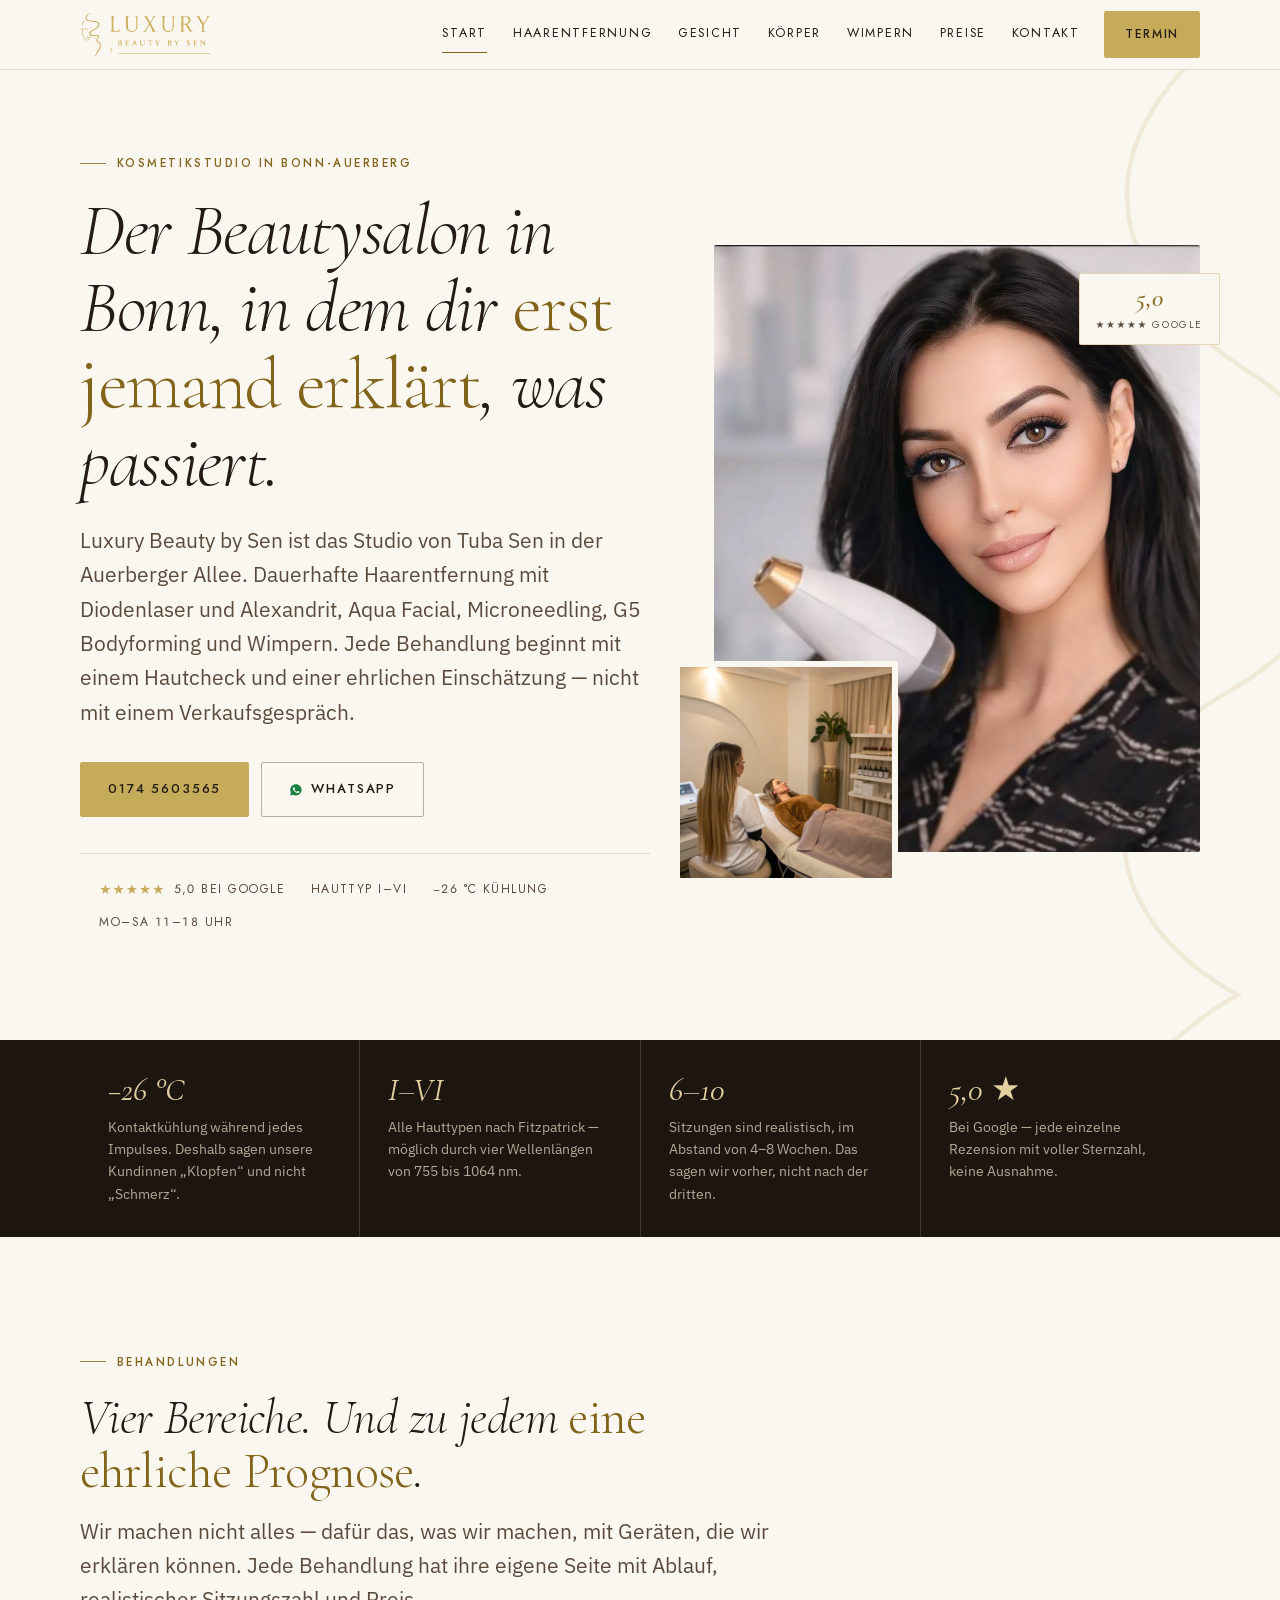
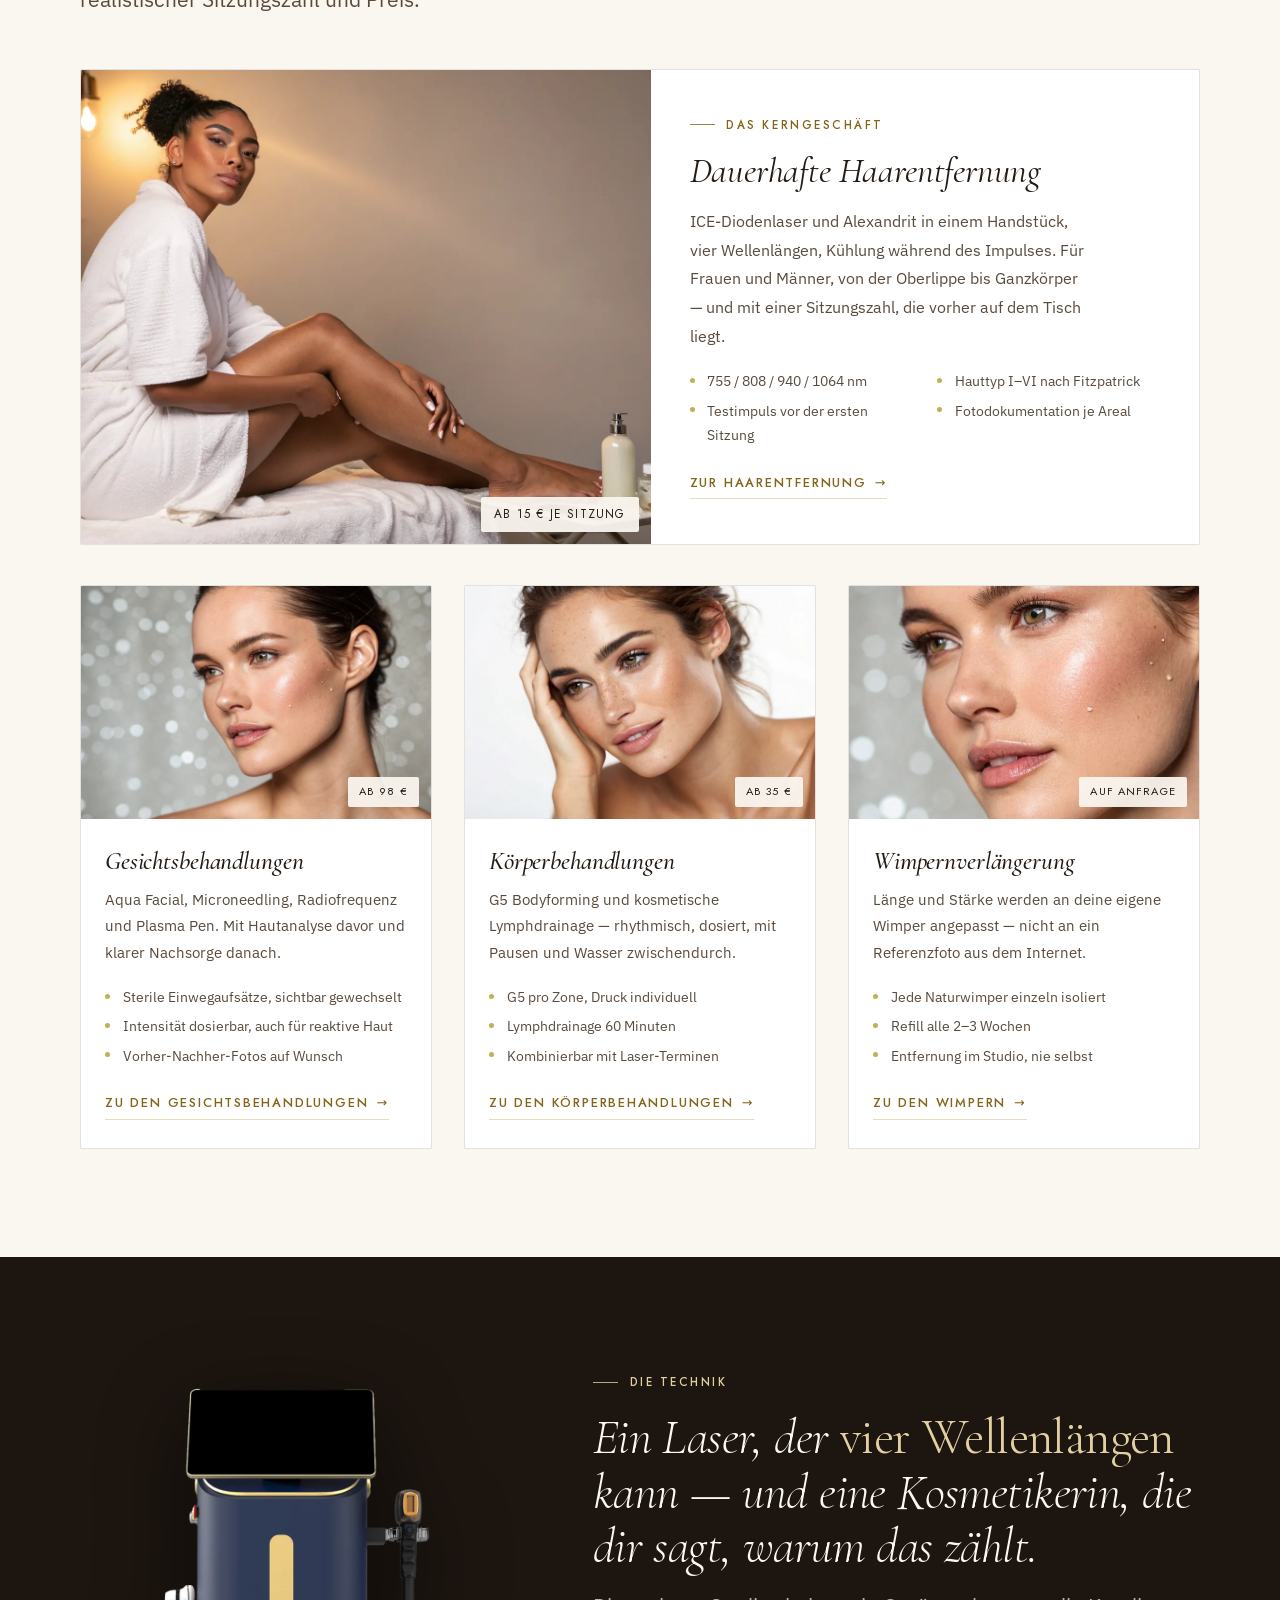
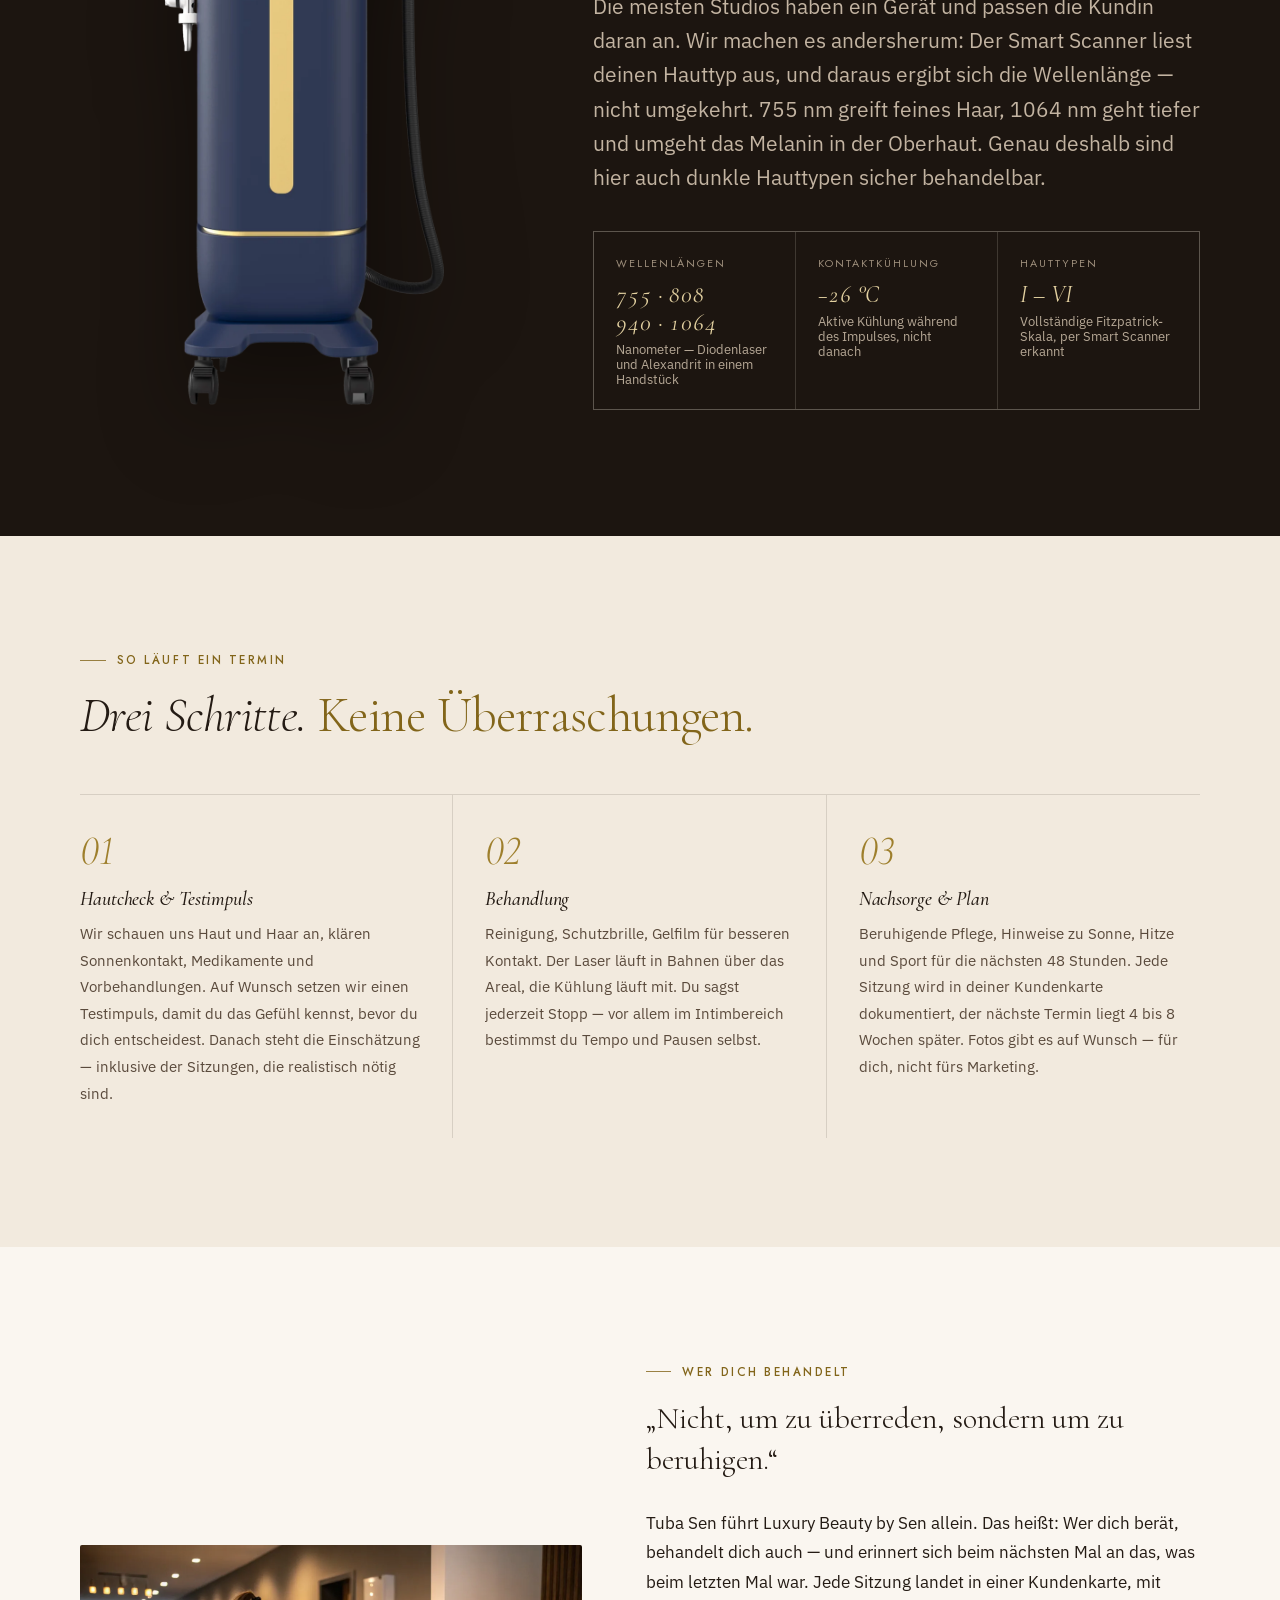
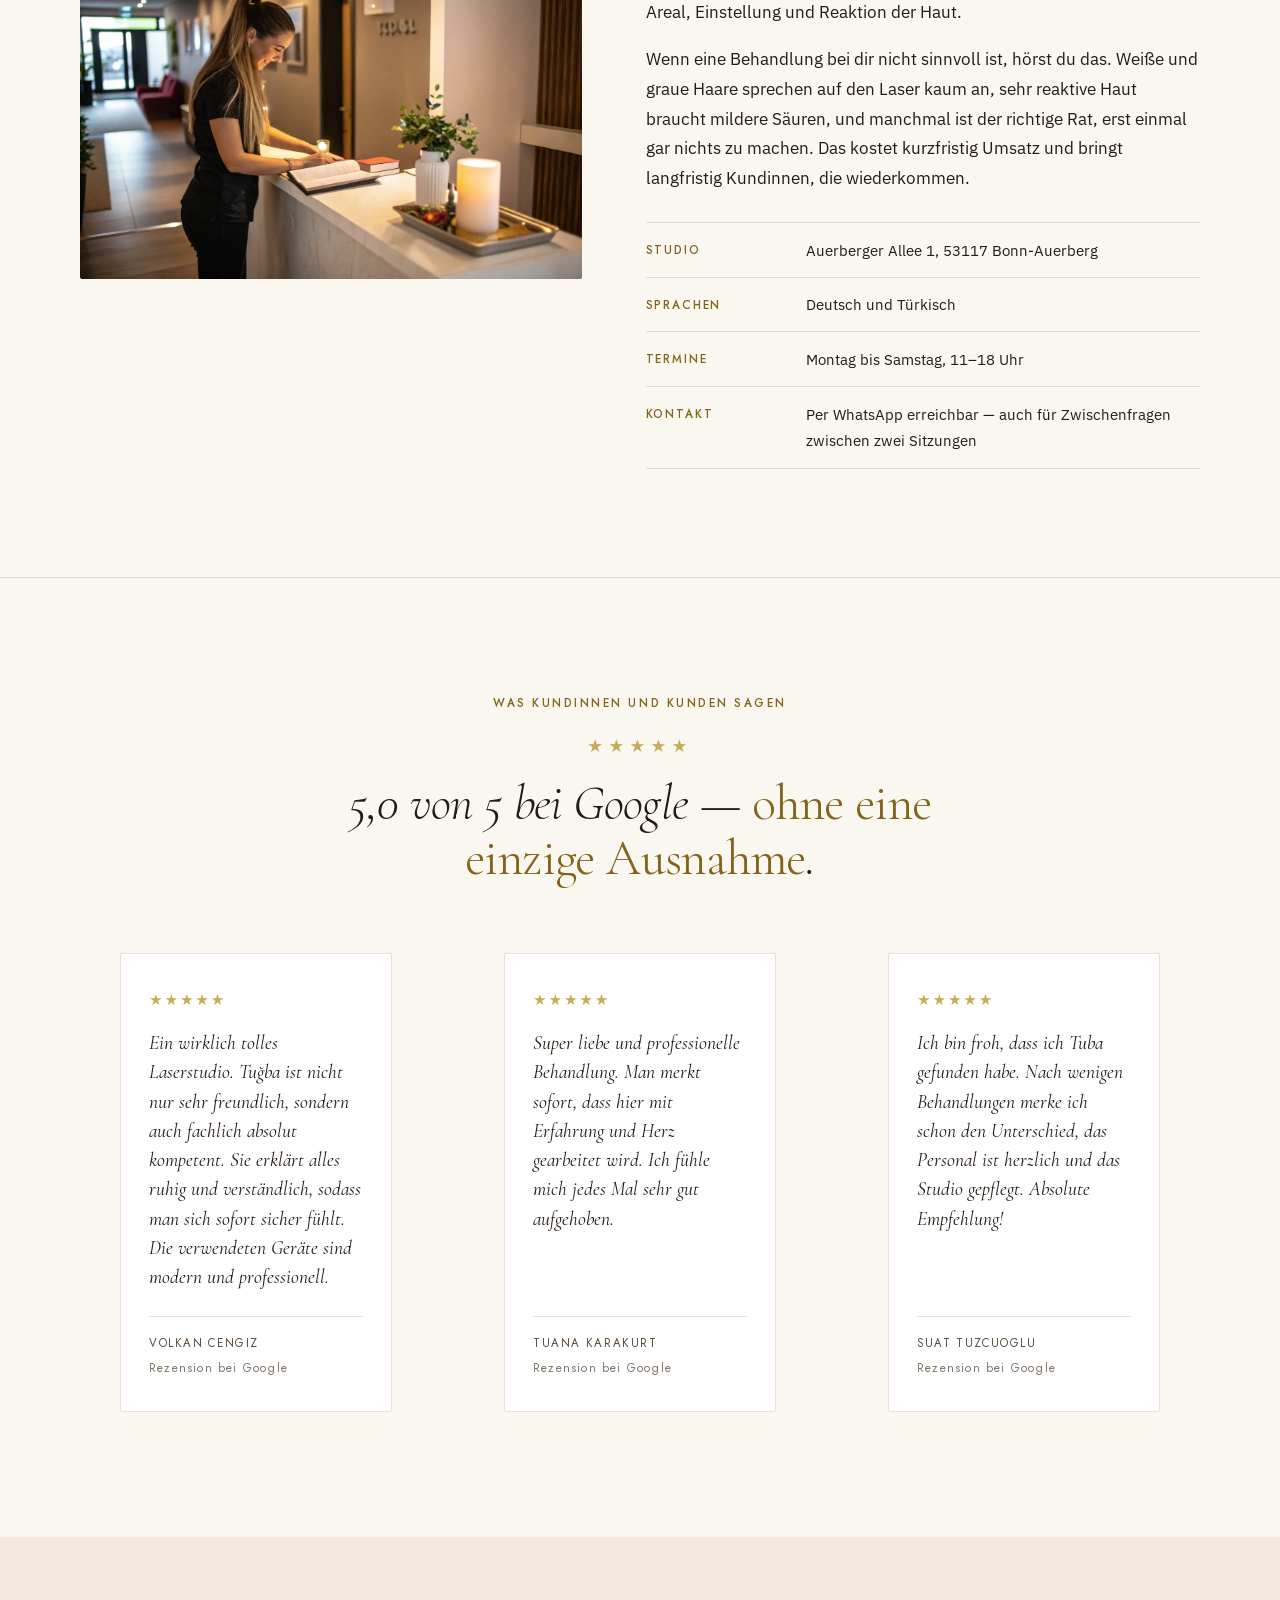
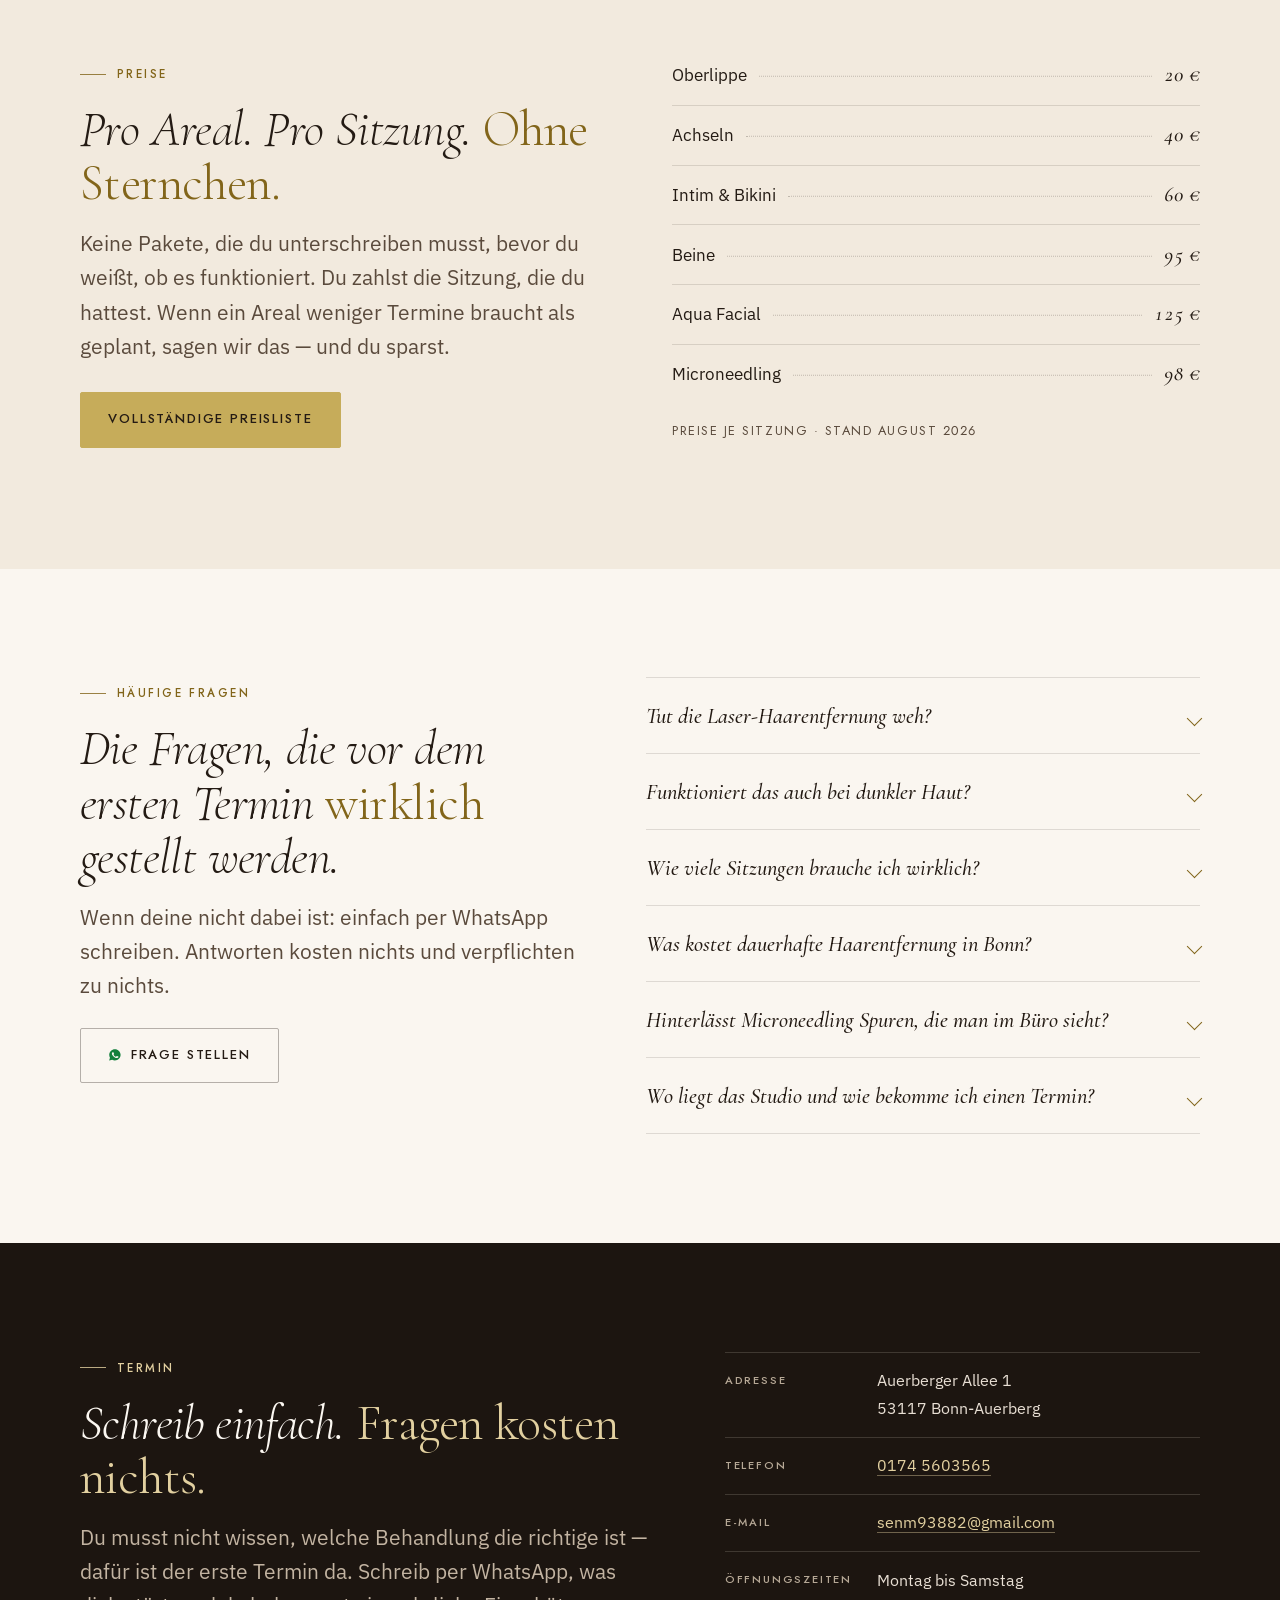
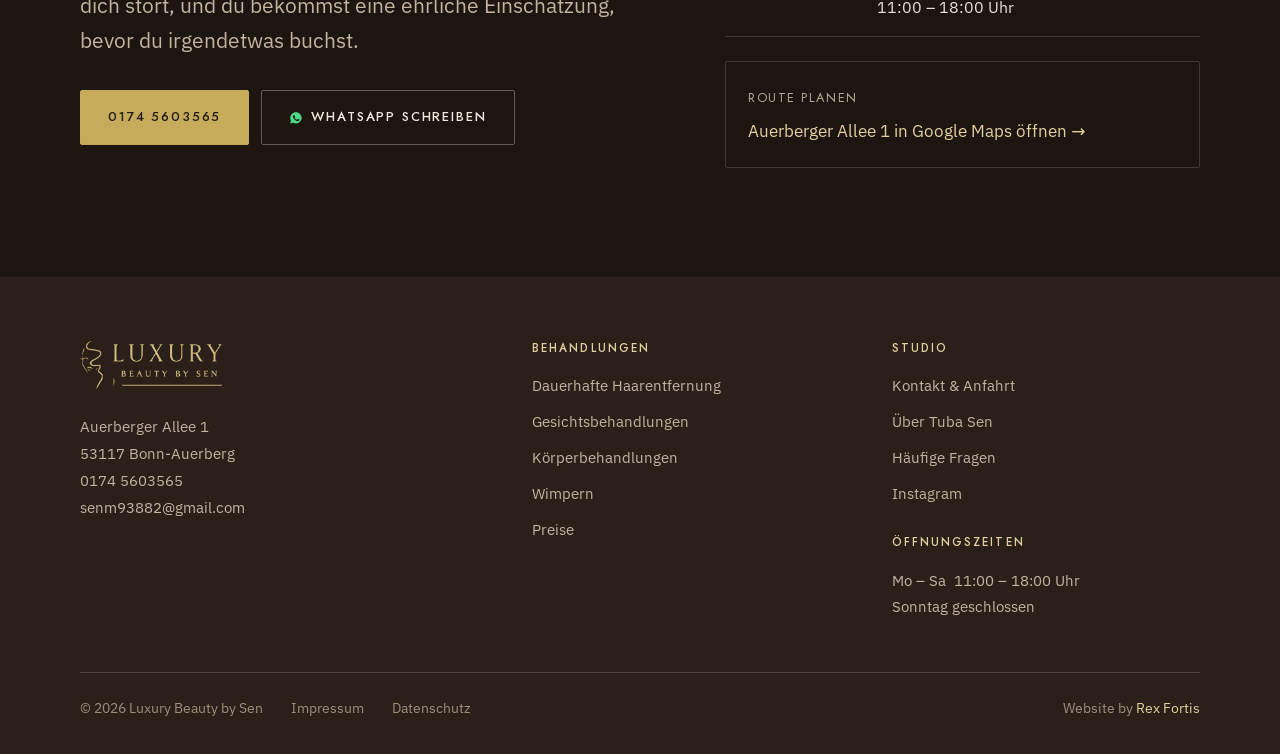
<file: index.html>
<!DOCTYPE html>
<html lang="de">
<head>
<meta charset="UTF-8">
<meta name="viewport" content="width=device-width, initial-scale=1.0">
<title>Beautysalon Bonn – Laser-Haarentfernung | Luxury Beauty by Sen</title>
<meta name="description" content="Kosmetikstudio in Bonn-Auerberg: dauerhafte Laser-Haarentfernung, Aqua Facial, Microneedling, Wimpern. 5,0 ★ bei Google. Termin per WhatsApp oder Anruf.">
<link rel="canonical" href="https://luxurybeauty-sen.de/">

<meta name="robots" content="noindex, nofollow">

<meta property="og:type" content="website">
<meta property="og:locale" content="de_DE">
<meta property="og:site_name" content="Luxury Beauty by Sen">
<meta property="og:title" content="Beautysalon Bonn – Laser-Haarentfernung | Luxury Beauty by Sen">
<meta property="og:description" content="Kosmetikstudio in Bonn-Auerberg: dauerhafte Laser-Haarentfernung, Aqua Facial, Microneedling, Wimpern. 5,0 ★ bei Google.">
<meta property="og:url" content="https://luxurybeauty-sen.de/">
<meta property="og:image" content="https://luxurybeauty-sen.de/assets/portrait-tuba.webp">
<meta property="og:image:width" content="900">
<meta property="og:image:height" content="1125">
<meta property="og:image:alt" content="Tuba Sen mit dem Handstück des Diodenlasers im Studio Luxury Beauty by Sen in Bonn">
<meta name="twitter:card" content="summary_large_image">
<meta name="theme-color" content="#1C1510">

<link rel="icon" href="assets/favicon.ico" sizes="any">
<link rel="icon" type="image/png" sizes="192x192" href="assets/favicon-192.png">
<link rel="apple-touch-icon" href="assets/favicon-192.png">
<link rel="manifest" href="site.webmanifest">
<script>document.documentElement.classList.add('js')</script>
<link rel="preload" href="assets/fonts/cormorant.woff2" as="font" type="font/woff2" crossorigin>
<link rel="preload" href="assets/fonts/plex-sans.woff2" as="font" type="font/woff2" crossorigin>
<link rel="preload" href="assets/fonts/jost.woff2" as="font" type="font/woff2" crossorigin>
<link rel="stylesheet" href="assets/styles.css?v=1">

<script type="application/ld+json">
{
  "@context": "https://schema.org",
  "@graph": [
    {
      "@type": ["BeautySalon", "HealthAndBeautyBusiness"],
      "@id": "https://luxurybeauty-sen.de/#studio",
      "name": "Luxury Beauty by Sen",
      "description": "Kosmetikstudio in Bonn-Auerberg für dauerhafte Haarentfernung mit ICE-Diodenlaser und Alexandritlaser, Aqua Facial, Microneedling, Radiofrequenz, G5 Bodyforming, kosmetische Lymphdrainage und Wimpernverlängerung.",
      "url": "https://luxurybeauty-sen.de/",
      "logo": "https://luxurybeauty-sen.de/assets/logo-luxury-beauty-sen.webp",
      "image": [
        "https://luxurybeauty-sen.de/assets/studio-behandlung.webp",
        "https://luxurybeauty-sen.de/assets/portrait-tuba.webp",
        "https://luxurybeauty-sen.de/assets/studio-empfang.webp"
      ],
      "telephone": "+491745603565",
      "email": "senm93882@gmail.com",
      "priceRange": "€€",
      "currenciesAccepted": "EUR",
      "address": {
        "@type": "PostalAddress",
        "streetAddress": "Auerberger Allee 1",
        "postalCode": "53117",
        "addressLocality": "Bonn",
        "addressRegion": "Nordrhein-Westfalen",
        "addressCountry": "DE"
      },
      "geo": { "@type": "GeoCoordinates", "latitude": 50.7480, "longitude": 7.0664 },
      "hasMap": "https://maps.google.com/?cid=11065291713074190375",
      "founder": { "@id": "https://luxurybeauty-sen.de/#tuba" },
      "employee": { "@id": "https://luxurybeauty-sen.de/#tuba" },
      "sameAs": ["https://www.instagram.com/luxury_beautyby_sen/"],
      "openingHoursSpecification": [
        { "@type": "OpeningHoursSpecification",
          "dayOfWeek": ["Monday","Tuesday","Wednesday","Thursday","Friday","Saturday"],
          "opens": "11:00", "closes": "18:00" }
      ],
      "areaServed": [
        { "@type": "City", "name": "Bonn" },
        { "@type": "City", "name": "Bornheim" },
        { "@type": "City", "name": "Alfter" },
        { "@type": "City", "name": "Sankt Augustin" },
        { "@type": "City", "name": "Troisdorf" },
        { "@type": "City", "name": "Niederkassel" },
        { "@type": "City", "name": "Wesseling" },
        { "@type": "City", "name": "Königswinter" }
      ],
      "makesOffer": [
        { "@type": "Offer", "itemOffered": { "@type": "Service", "name": "Dauerhafte Haarentfernung mit Diodenlaser", "url": "https://luxurybeauty-sen.de/laser-haarentfernung-bonn/" }, "priceCurrency": "EUR", "price": "15", "priceSpecification": { "@type": "PriceSpecification", "minPrice": "15", "priceCurrency": "EUR" } },
        { "@type": "Offer", "itemOffered": { "@type": "Service", "name": "Gesichtsbehandlung, Aqua Facial und Microneedling", "url": "https://luxurybeauty-sen.de/gesichtsbehandlung-bonn/" }, "priceCurrency": "EUR", "price": "98" },
        { "@type": "Offer", "itemOffered": { "@type": "Service", "name": "Körperbehandlung, G5 Bodyforming und Lymphdrainage", "url": "https://luxurybeauty-sen.de/koerperbehandlung-bonn/" }, "priceCurrency": "EUR", "price": "35" },
        { "@type": "Offer", "itemOffered": { "@type": "Service", "name": "Wimpernverlängerung", "url": "https://luxurybeauty-sen.de/wimpernverlaengerung-bonn/" } }
      ]
    },
    {
      "@type": "Person",
      "@id": "https://luxurybeauty-sen.de/#tuba",
      "name": "Tuba Sen",
      "jobTitle": "Kosmetikerin, Inhaberin",
      "image": "https://luxurybeauty-sen.de/assets/portrait-tuba.webp",
      "worksFor": { "@id": "https://luxurybeauty-sen.de/#studio" },
      "knowsAbout": ["Dauerhafte Haarentfernung", "Diodenlaser", "Alexandritlaser", "Aqua Facial", "Microneedling", "Radiofrequenz", "Wimpernverlängerung"]
    },
    {
      "@type": "WebSite",
      "@id": "https://luxurybeauty-sen.de/#website",
      "url": "https://luxurybeauty-sen.de/",
      "name": "Luxury Beauty by Sen",
      "inLanguage": "de-DE",
      "publisher": { "@id": "https://luxurybeauty-sen.de/#studio" }
    },
    {
      "@type": "WebPage",
      "@id": "https://luxurybeauty-sen.de/#webpage",
      "url": "https://luxurybeauty-sen.de/",
      "name": "Beautysalon Bonn – Laser-Haarentfernung | Luxury Beauty by Sen",
      "isPartOf": { "@id": "https://luxurybeauty-sen.de/#website" },
      "about": { "@id": "https://luxurybeauty-sen.de/#studio" },
      "primaryImageOfPage": "https://luxurybeauty-sen.de/assets/portrait-tuba.webp",
      "inLanguage": "de-DE"
    },
    {
      "@type": "FAQPage",
      "@id": "https://luxurybeauty-sen.de/#faq",
      "mainEntity": [
        { "@type": "Question", "name": "Tut die Laser-Haarentfernung weh?",
          "acceptedAnswer": { "@type": "Answer", "text": "Die meisten Kundinnen beschreiben es als kurzes, kühles Klopfen oder leichtes Zwicken. Das Handstück kühlt die Haut während jedes Impulses auf bis zu −26 °C herunter, der Kältereiz überlagert den Wärmereiz. Vor der ersten vollen Behandlung setzen wir auf Wunsch einen Testimpuls, damit du weißt, worauf du dich einlässt." } },
        { "@type": "Question", "name": "Funktioniert Laser-Haarentfernung auch bei dunkler Haut?",
          "acceptedAnswer": { "@type": "Answer", "text": "Ja. Wir arbeiten mit vier Wellenlängen (755, 808, 940 und 1064 nm). Die 1064-nm-Wellenlänge dringt tiefer ein und umgeht das Melanin in der Oberhaut, deshalb sind auch dunklere Hauttypen bis Fitzpatrick VI behandelbar. Der Smart Scanner erkennt den Hauttyp und schlägt die passende Einstellung vor. Sehr helle, weiße oder graue Haare enthalten kaum Melanin und sprechen deshalb kaum an — das sagen wir vorher, nicht nach der dritten Sitzung." } },
        { "@type": "Question", "name": "Wie viele Sitzungen brauche ich für dauerhafte Haarentfernung?",
          "acceptedAnswer": { "@type": "Answer", "text": "In der Regel 6 bis 10 Sitzungen im Abstand von 4 bis 8 Wochen. Der Grund ist biologisch: Der Laser erreicht nur Haare in der aktiven Wachstumsphase, und die ist nie bei allen Haaren gleichzeitig. Wie viele Sitzungen es bei dir konkret werden, hängt von Areal, Haardichte und Haarstärke ab — die Einschätzung bekommst du beim ersten Termin, zusammen mit einem Plan." } },
        { "@type": "Question", "name": "Was kostet dauerhafte Haarentfernung in Bonn?",
          "acceptedAnswer": { "@type": "Answer", "text": "Bei Luxury Beauty by Sen zahlst du pro Areal und pro Sitzung: Oberlippe 20 €, Achseln 40 €, Beine 95 €, Intim und Bikini 60 €. Für Männer: Rücken 50 €, Brust 100 €, Beine 80 €. Ganzkörper liegt bei 245 € für Männer, die Folgebehandlung günstiger. Alle Preise stehen vollständig auf der Preisseite — ohne Sternchen und ohne Paketzwang." } },
        { "@type": "Question", "name": "Hinterlässt Microneedling Spuren, die man im Büro sieht?",
          "acceptedAnswer": { "@type": "Answer", "text": "Direkt nach der Behandlung ist die Haut rosig, ähnlich wie nach einem Sonnentag. Das klingt üblicherweise innerhalb von 24 bis 48 Stunden ab, danach kann die Haut zwei bis drei Tage fein schuppen. Wenn du einen wichtigen Termin hast, planen wir die Behandlung entsprechend — sag einfach vorher Bescheid." } },
        { "@type": "Question", "name": "Wo genau liegt das Studio und wie bekomme ich einen Termin?",
          "acceptedAnswer": { "@type": "Answer", "text": "Luxury Beauty by Sen liegt in der Auerberger Allee 1 in 53117 Bonn, im Stadtteil Auerberg. Geöffnet ist Montag bis Samstag von 11 bis 18 Uhr. Am schnellsten geht ein Termin per WhatsApp an 0174 5603565 — schreib einfach, um welche Behandlung es geht. Anrufen und das Kontaktformular gehen genauso." } }
      ]
    }
  ]
}
</script>
</head>
<body>
<a class="skip" href="#inhalt">Zum Inhalt springen</a>

<header class="kopf">
  <div class="kopf__in">
    <a class="marke" href="./" aria-label="Luxury Beauty by Sen – zur Startseite">
      <img src="assets/logo-lockup.webp" width="887" height="300" alt="Luxury Beauty by Sen">
    </a>
    <nav class="nav" id="hauptnav" aria-label="Hauptnavigation">
      <a href="./" aria-current="page">Start</a>
      <a href="laser-haarentfernung-bonn/">Haarentfernung</a>
      <a href="gesichtsbehandlung-bonn/">Gesicht</a>
      <a href="koerperbehandlung-bonn/">Körper</a>
      <a href="wimpernverlaengerung-bonn/">Wimpern</a>
      <a href="preise/">Preise</a>
      <a href="kontakt/">Kontakt</a>
    </nav>
    <div class="kopf__cta">
      <a class="knopf knopf--gold" href="https://wa.me/491745603565?text=Hallo%20Tuba%2C%20ich%20h%C3%A4tte%20gern%20einen%20Termin." rel="noopener">Termin</a>
    </div>
    <button class="nav-schalter" type="button" aria-expanded="false" aria-controls="hauptnav" aria-label="Menü öffnen">
      <span></span><span></span><span></span>
    </button>
  </div>
</header>

<main id="inhalt">

  <section class="hero">
    <div class="bogen bogen--hero" aria-hidden="true">
      <svg viewBox="0 0 260 520" fill="none" xmlns="http://www.w3.org/2000/svg">
        <path d="M196 4C116 64 146 124 201 159c60 38 57 103-9 141-66 38-58 100 4 134-50 28-60 70-110 82"
              stroke="currentColor" stroke-width="2" stroke-linecap="round"/>
      </svg>
    </div>
    <div class="huelle hero__in">
      <div>
        <span class="etikett">Kosmetikstudio in Bonn-Auerberg</span>
        <h1>Der Beautysalon in Bonn, in dem dir <em>erst jemand erklärt</em>, was passiert.</h1>
        <p class="lead">Luxury Beauty by Sen ist das Studio von Tuba Sen in der Auerberger Allee. Dauerhafte Haarentfernung mit Diodenlaser und Alexandrit, Aqua Facial, Microneedling, G5 Bodyforming und Wimpern. Jede Behandlung beginnt mit einem Hautcheck und einer ehrlichen Einschätzung — nicht mit einem Verkaufsgespräch.</p>
        <div class="knopf-paar">
          <a class="knopf knopf--gold" href="tel:+491745603565">0174 5603565</a>
          <a class="knopf knopf--rand" href="https://wa.me/491745603565?text=Hallo%20Tuba%2C%20ich%20h%C3%A4tte%20gern%20einen%20Termin." rel="noopener">
            <svg class="wa-punkt" viewBox="0 0 24 24" fill="currentColor" aria-hidden="true"><path d="M12.04 2C6.58 2 2.13 6.45 2.13 11.91c0 1.75.46 3.45 1.32 4.95L2 22l5.25-1.38a9.9 9.9 0 0 0 4.79 1.22h.01c5.46 0 9.91-4.45 9.91-9.91S17.5 2 12.04 2m5.8 14.16c-.24.68-1.4 1.3-1.94 1.34-.5.04-.98.22-3.3-.69-2.77-1.09-4.54-3.92-4.68-4.1-.14-.19-1.12-1.49-1.12-2.85s.71-2.02.96-2.3c.25-.27.55-.34.73-.34.18 0 .37 0 .53.01.17.01.4-.06.62.48.24.55.8 1.9.87 2.04.07.14.12.3.02.49-.1.19-.15.3-.29.47-.15.16-.31.37-.44.5-.15.14-.3.3-.13.59.17.29.75 1.24 1.61 2.01 1.11.99 2.04 1.3 2.33 1.44.29.15.46.12.63-.07.17-.2.73-.85.92-1.14.19-.29.39-.24.65-.14.26.09 1.65.78 1.93.92.29.14.48.22.55.34.07.12.07.68-.17 1.36"/></svg>
            WhatsApp
          </a>
        </div>
        <ul class="hero__marken">
          <li><span class="sterne" aria-hidden="true">★★★★★</span> <span class="messwert">5,0 bei Google</span></li>
          <li><span class="messwert">Hauttyp I–VI</span></li>
          <li><span class="messwert">−26 °C Kühlung</span></li>
          <li><span class="messwert">Mo–Sa 11–18 Uhr</span></li>
        </ul>
      </div>
      <div class="kollage">
        <div class="kollage__gross">
          <img src="assets/portrait-tuba.webp" width="900" height="1125" alt="Tuba Sen, Inhaberin von Luxury Beauty by Sen in Bonn, mit dem Handstück des Diodenlasers" fetchpriority="high" decoding="async">
        </div>
        <div class="kollage__klein">
          <img src="assets/studio-behandlung.webp" width="1500" height="1000" alt="Behandlungsraum im Kosmetikstudio Luxury Beauty by Sen in Bonn-Auerberg" loading="lazy" decoding="async">
        </div>
        <div class="kollage__notiz">
          <b>5,0</b>
          <span>★★★★★ Google</span>
        </div>
      </div>
    </div>
  </section>

  <section class="band" aria-label="Das Studio in Zahlen">
    <div class="huelle">
      <div class="band__in">
        <div class="band__zelle">
          <b>−26 °C</b>
          <p>Kontaktkühlung während jedes Impulses. Deshalb sagen unsere Kundinnen „Klopfen“ und nicht „Schmerz“.</p>
        </div>
        <div class="band__zelle">
          <b>I–VI</b>
          <p>Alle Hauttypen nach Fitzpatrick — möglich durch vier Wellenlängen von 755 bis 1064 nm.</p>
        </div>
        <div class="band__zelle">
          <b>6–10</b>
          <p>Sitzungen sind realistisch, im Abstand von 4–8 Wochen. Das sagen wir vorher, nicht nach der dritten.</p>
        </div>
        <div class="band__zelle">
          <b>5,0 ★</b>
          <p>Bei Google — jede einzelne Rezension mit voller Sternzahl, keine Ausnahme.</p>
        </div>
      </div>
    </div>
  </section>

  <section class="sek" id="behandlungen">
    <div class="huelle">
      <div class="sek__kopf einblenden">
        <span class="etikett">Behandlungen</span>
        <h2>Vier Bereiche. Und zu jedem <em>eine ehrliche Prognose</em>.</h2>
        <p class="lead">Wir machen nicht alles — dafür das, was wir machen, mit Geräten, die wir erklären können. Jede Behandlung hat ihre eigene Seite mit Ablauf, realistischer Sitzungszahl und Preis.</p>
      </div>
      <div class="karten einblenden">

        <a class="karte karte--gross" href="laser-haarentfernung-bonn/">
          <div class="karte__bild">
            <img src="assets/laser-haarentfernung.webp" width="1500" height="1000" alt="Dauerhafte Haarentfernung mit Laser in Bonn – glatte Beine nach der Behandlung" loading="lazy" decoding="async">
            <span class="karte__ab">ab 15 € je Sitzung</span>
          </div>
          <div class="karte__text">
            <span class="etikett">Das Kerngeschäft</span>
            <h3>Dauerhafte Haarentfernung</h3>
            <p>ICE-Diodenlaser und Alexandrit in einem Handstück, vier Wellenlängen, Kühlung während des Impulses. Für Frauen und Männer, von der Oberlippe bis Ganzkörper — und mit einer Sitzungszahl, die vorher auf dem Tisch liegt.</p>
            <ul class="karte__liste">
              <li>755 / 808 / 940 / 1064 nm</li>
              <li>Hauttyp I–VI nach Fitzpatrick</li>
              <li>Testimpuls vor der ersten Sitzung</li>
              <li>Fotodokumentation je Areal</li>
            </ul>
            <span class="pfeil">Zur Haarentfernung <span aria-hidden="true">→</span></span>
          </div>
        </a>

        <a class="karte" href="gesichtsbehandlung-bonn/">
          <div class="karte__bild">
            <img src="assets/gesichtsbehandlung.webp" width="1500" height="1000" alt="Gesichtsbehandlung in Bonn – strahlende Haut nach Aqua Facial" loading="lazy" decoding="async">
            <span class="karte__ab">ab 98 €</span>
          </div>
          <div class="karte__text">
            <h3>Gesichtsbehandlungen</h3>
            <p>Aqua Facial, Microneedling, Radiofrequenz und Plasma Pen. Mit Hautanalyse davor und klarer Nachsorge danach.</p>
            <ul class="karte__liste">
              <li>Sterile Einwegaufsätze, sichtbar gewechselt</li>
              <li>Intensität dosierbar, auch für reaktive Haut</li>
              <li>Vorher-Nachher-Fotos auf Wunsch</li>
            </ul>
            <span class="pfeil">Zu den Gesichtsbehandlungen <span aria-hidden="true">→</span></span>
          </div>
        </a>

        <a class="karte" href="koerperbehandlung-bonn/">
          <div class="karte__bild">
            <img src="assets/haut-nahaufnahme.webp" width="1500" height="1000" alt="Körperbehandlung in Bonn – gepflegte Haut nach G5 Bodyforming" loading="lazy" decoding="async">
            <span class="karte__ab">ab 35 €</span>
          </div>
          <div class="karte__text">
            <h3>Körperbehandlungen</h3>
            <p>G5 Bodyforming und kosmetische Lymphdrainage — rhythmisch, dosiert, mit Pausen und Wasser zwischendurch.</p>
            <ul class="karte__liste">
              <li>G5 pro Zone, Druck individuell</li>
              <li>Lymphdrainage 60 Minuten</li>
              <li>Kombinierbar mit Laser-Terminen</li>
            </ul>
            <span class="pfeil">Zu den Körperbehandlungen <span aria-hidden="true">→</span></span>
          </div>
        </a>

        <a class="karte" href="wimpernverlaengerung-bonn/">
          <div class="karte__bild">
            <img src="assets/gesicht-hoch.webp" width="799" height="1024" alt="Wimpernverlängerung in Bonn – natürlich verlängerte Wimpern" loading="lazy" decoding="async">
            <span class="karte__ab">auf Anfrage</span>
          </div>
          <div class="karte__text">
            <h3>Wimpernverlängerung</h3>
            <p>Länge und Stärke werden an deine eigene Wimper angepasst — nicht an ein Referenzfoto aus dem Internet.</p>
            <ul class="karte__liste">
              <li>Jede Naturwimper einzeln isoliert</li>
              <li>Refill alle 2–3 Wochen</li>
              <li>Entfernung im Studio, nie selbst</li>
            </ul>
            <span class="pfeil">Zu den Wimpern <span aria-hidden="true">→</span></span>
          </div>
        </a>

      </div>
    </div>
  </section>

  <section class="sek sek--nacht" id="technik">
    <div class="huelle technik__in">
      <div class="technik__geraet">
        <img src="assets/geraet-diodenlaser.webp" width="620" height="1366" alt="ICE-Diodenlaser Alix BlueIce 4W mit Handstück im Studio Luxury Beauty by Sen" loading="lazy" decoding="async">
      </div>
      <div>
        <span class="etikett etikett--hell">Die Technik</span>
        <h2>Ein Laser, der <em>vier Wellenlängen</em> kann — und eine Kosmetikerin, die dir sagt, warum das zählt.</h2>
        <p class="lead">Die meisten Studios haben ein Gerät und passen die Kundin daran an. Wir machen es andersherum: Der Smart Scanner liest deinen Hauttyp aus, und daraus ergibt sich die Wellenlänge — nicht umgekehrt. 755 nm greift feines Haar, 1064 nm geht tiefer und umgeht das Melanin in der Oberhaut. Genau deshalb sind hier auch dunkle Hauttypen sicher behandelbar.</p>
        <dl class="technik__daten">
          <div>
            <dt>Wellenlängen</dt>
            <dd>755 · 808<br>940 · 1064 <small>Nanometer — Diodenlaser und Alexandrit in einem Handstück</small></dd>
          </div>
          <div>
            <dt>Kontaktkühlung</dt>
            <dd>−26 °C <small>Aktive Kühlung während des Impulses, nicht danach</small></dd>
          </div>
          <div>
            <dt>Hauttypen</dt>
            <dd>I – VI <small>Vollständige Fitzpatrick-Skala, per Smart Scanner erkannt</small></dd>
          </div>
        </dl>
      </div>
    </div>
  </section>

  <section class="sek sek--sand" id="ablauf">
    <div class="huelle">
      <div class="sek__kopf einblenden">
        <span class="etikett">So läuft ein Termin</span>
        <h2>Drei Schritte. <em>Keine Überraschungen.</em></h2>
      </div>
      <div class="schritte einblenden">
        <div class="schritt">
          <b>01</b>
          <h3>Hautcheck &amp; Testimpuls</h3>
          <p>Wir schauen uns Haut und Haar an, klären Sonnenkontakt, Medikamente und Vorbehandlungen. Auf Wunsch setzen wir einen Testimpuls, damit du das Gefühl kennst, bevor du dich entscheidest. Danach steht die Einschätzung — inklusive der Sitzungen, die realistisch nötig sind.</p>
        </div>
        <div class="schritt">
          <b>02</b>
          <h3>Behandlung</h3>
          <p>Reinigung, Schutzbrille, Gelfilm für besseren Kontakt. Der Laser läuft in Bahnen über das Areal, die Kühlung läuft mit. Du sagst jederzeit Stopp — vor allem im Intimbereich bestimmst du Tempo und Pausen selbst.</p>
        </div>
        <div class="schritt">
          <b>03</b>
          <h3>Nachsorge &amp; Plan</h3>
          <p>Beruhigende Pflege, Hinweise zu Sonne, Hitze und Sport für die nächsten 48 Stunden. Jede Sitzung wird in deiner Kundenkarte dokumentiert, der nächste Termin liegt 4 bis 8 Wochen später. Fotos gibt es auf Wunsch — für dich, nicht fürs Marketing.</p>
        </div>
      </div>
    </div>
  </section>

  <section class="sek" id="tuba">
    <div class="huelle duo duo--schmal">
      <div class="duo__bild person__bild einblenden">
        <img src="assets/studio-empfang.webp" width="1400" height="933" alt="Empfangsbereich von Luxury Beauty by Sen in der Auerberger Allee in Bonn" loading="lazy" decoding="async">
      </div>
      <div class="duo__text einblenden">
        <span class="etikett">Wer dich behandelt</span>
        <p class="person__zitat">„Nicht, um zu überreden, sondern um zu beruhigen.“</p>
        <p>Tuba Sen führt Luxury Beauty by Sen allein. Das heißt: Wer dich berät, behandelt dich auch — und erinnert sich beim nächsten Mal an das, was beim letzten Mal war. Jede Sitzung landet in einer Kundenkarte, mit Areal, Einstellung und Reaktion der Haut.</p>
        <p>Wenn eine Behandlung bei dir nicht sinnvoll ist, hörst du das. Weiße und graue Haare sprechen auf den Laser kaum an, sehr reaktive Haut braucht mildere Säuren, und manchmal ist der richtige Rat, erst einmal gar nichts zu machen. Das kostet kurzfristig Umsatz und bringt langfristig Kundinnen, die wiederkommen.</p>
        <ul class="person__fakten">
          <li><b>Studio</b><span>Auerberger Allee 1, 53117 Bonn-Auerberg</span></li>
          <li><b>Sprachen</b><span>Deutsch und Türkisch</span></li>
          <li><b>Termine</b><span>Montag bis Samstag, 11–18 Uhr</span></li>
          <li><b>Kontakt</b><span>Per WhatsApp erreichbar — auch für Zwischenfragen zwischen zwei Sitzungen</span></li>
        </ul>
      </div>
    </div>
  </section>

  <section class="sek sek--linie" id="stimmen">
    <div class="huelle">
      <div class="sek__kopf sek__kopf--mitte einblenden">
        <span class="etikett">Was Kundinnen und Kunden sagen</span>
        <p class="sterne sterne--gross" aria-hidden="true">★★★★★</p>
        <h2>5,0 von 5 bei Google — <em>ohne eine einzige Ausnahme</em>.</h2>
      </div>
      <div class="stimmen einblenden">

        <figure class="stimme">
          <div class="stimme__sterne" role="img" aria-label="Fünf von fünf Sternen">★★★★★</div>
          <blockquote>Ein wirklich tolles Laserstudio. Tuğba ist nicht nur sehr freundlich, sondern auch fachlich absolut kompetent. Sie erklärt alles ruhig und verständlich, sodass man sich sofort sicher fühlt. Die verwendeten Geräte sind modern und professionell.</blockquote>
          <figcaption>Volkan Cengiz <span>Rezension bei Google</span></figcaption>
        </figure>

        <figure class="stimme">
          <div class="stimme__sterne" role="img" aria-label="Fünf von fünf Sternen">★★★★★</div>
          <blockquote>Super liebe und professionelle Behandlung. Man merkt sofort, dass hier mit Erfahrung und Herz gearbeitet wird. Ich fühle mich jedes Mal sehr gut aufgehoben.</blockquote>
          <figcaption>Tuana Karakurt <span>Rezension bei Google</span></figcaption>
        </figure>

        <figure class="stimme">
          <div class="stimme__sterne" role="img" aria-label="Fünf von fünf Sternen">★★★★★</div>
          <blockquote>Ich bin froh, dass ich Tuba gefunden habe. Nach wenigen Behandlungen merke ich schon den Unterschied, das Personal ist herzlich und das Studio gepflegt. Absolute Empfehlung!</blockquote>
          <figcaption>suat Tuzcuoglu <span>Rezension bei Google</span></figcaption>
        </figure>

      </div>
    </div>
  </section>

  <section class="sek sek--sand" id="preise">
    <div class="huelle duo">
      <div class="duo__text einblenden">
        <span class="etikett">Preise</span>
        <h2>Pro Areal. Pro Sitzung. <em>Ohne Sternchen.</em></h2>
        <p class="lead">Keine Pakete, die du unterschreiben musst, bevor du weißt, ob es funktioniert. Du zahlst die Sitzung, die du hattest. Wenn ein Areal weniger Termine braucht als geplant, sagen wir das — und du sparst.</p>
        <div class="knopf-paar" style="margin-top:1.75rem">
          <a class="knopf knopf--gold" href="preise/">Vollständige Preisliste</a>
        </div>
      </div>
      <div class="einblenden">
        <ul class="preisliste">
          <li><span class="name">Oberlippe</span><span class="fuell" aria-hidden="true"></span><span class="preis">20 €</span></li>
          <li><span class="name">Achseln</span><span class="fuell" aria-hidden="true"></span><span class="preis">40 €</span></li>
          <li><span class="name">Intim &amp; Bikini</span><span class="fuell" aria-hidden="true"></span><span class="preis">60 €</span></li>
          <li><span class="name">Beine</span><span class="fuell" aria-hidden="true"></span><span class="preis">95 €</span></li>
          <li><span class="name">Aqua Facial</span><span class="fuell" aria-hidden="true"></span><span class="preis">125 €</span></li>
          <li><span class="name">Microneedling</span><span class="fuell" aria-hidden="true"></span><span class="preis">98 €</span></li>
        </ul>
        <p class="messwert" style="margin-top:1rem">Preise je Sitzung · Stand August 2026</p>
      </div>
    </div>
  </section>

  <section class="sek" id="fragen">
    <div class="huelle">
      <div class="duo duo--schmal" style="align-items:start">
        <div class="einblenden">
          <span class="etikett">Häufige Fragen</span>
          <h2>Die Fragen, die vor dem ersten Termin <em>wirklich</em> gestellt werden.</h2>
          <p class="lead">Wenn deine nicht dabei ist: einfach per WhatsApp schreiben. Antworten kosten nichts und verpflichten zu nichts.</p>
          <div class="knopf-paar" style="margin-top:1.5rem">
            <a class="knopf knopf--rand" href="https://wa.me/491745603565?text=Hallo%20Tuba%2C%20ich%20habe%20eine%20Frage%20zu%20einer%20Behandlung." rel="noopener">
              <svg class="wa-punkt" viewBox="0 0 24 24" fill="currentColor" aria-hidden="true"><path d="M12.04 2C6.58 2 2.13 6.45 2.13 11.91c0 1.75.46 3.45 1.32 4.95L2 22l5.25-1.38a9.9 9.9 0 0 0 4.79 1.22h.01c5.46 0 9.91-4.45 9.91-9.91S17.5 2 12.04 2m5.8 14.16c-.24.68-1.4 1.3-1.94 1.34-.5.04-.98.22-3.3-.69-2.77-1.09-4.54-3.92-4.68-4.1-.14-.19-1.12-1.49-1.12-2.85s.71-2.02.96-2.3c.25-.27.55-.34.73-.34.18 0 .37 0 .53.01.17.01.4-.06.62.48.24.55.8 1.9.87 2.04.07.14.12.3.02.49-.1.19-.15.3-.29.47-.15.16-.31.37-.44.5-.15.14-.3.3-.13.59.17.29.75 1.24 1.61 2.01 1.11.99 2.04 1.3 2.33 1.44.29.15.46.12.63-.07.17-.2.73-.85.92-1.14.19-.29.39-.24.65-.14.26.09 1.65.78 1.93.92.29.14.48.22.55.34.07.12.07.68-.17 1.36"/></svg>
              Frage stellen
            </a>
          </div>
        </div>
        <div class="faq einblenden">
          <details>
            <summary>Tut die Laser-Haarentfernung weh?</summary>
            <div class="faq__antwort">
              <p>Die meisten Kundinnen beschreiben es als kurzes, kühles Klopfen oder leichtes Zwicken. Das Handstück kühlt die Haut während jedes Impulses auf bis zu −26 °C herunter, der Kältereiz überlagert den Wärmereiz.</p>
              <p>Vor der ersten vollen Behandlung setzen wir auf Wunsch einen Testimpuls, damit du weißt, worauf du dich einlässt. Empfindliche Areale wie Oberlippe oder Intim gehen wir langsamer an, mit Pausen.</p>
            </div>
          </details>
          <details>
            <summary>Funktioniert das auch bei dunkler Haut?</summary>
            <div class="faq__antwort">
              <p>Ja. Wir arbeiten mit vier Wellenlängen — 755, 808, 940 und 1064 nm. Die 1064-nm-Wellenlänge dringt tiefer ein und umgeht das Melanin in der Oberhaut, deshalb sind auch dunklere Hauttypen bis Fitzpatrick VI behandelbar. Der Smart Scanner erkennt den Hauttyp und schlägt die passende Einstellung vor.</p>
              <p>Ehrlich bleibt trotzdem ehrlich: Sehr helle, weiße oder graue Haare enthalten kaum Melanin und sprechen deshalb kaum an. Das sagen wir vorher — nicht nach der dritten Sitzung.</p>
            </div>
          </details>
          <details>
            <summary>Wie viele Sitzungen brauche ich wirklich?</summary>
            <div class="faq__antwort">
              <p>In der Regel 6 bis 10 Sitzungen im Abstand von 4 bis 8 Wochen. Der Grund ist biologisch: Der Laser erreicht nur Haare in der aktiven Wachstumsphase, und die ist nie bei allen Haaren gleichzeitig.</p>
              <p>Ein bis drei Wochen nach der Sitzung schiebt die Haut behandelte Haare ab — das sieht aus wie Nachwachsen, ist aber das Gegenteil. Wie viele Sitzungen es bei dir konkret werden, hängt von Areal, Haardichte und Haarstärke ab. Die Einschätzung bekommst du beim ersten Termin, zusammen mit einem Plan.</p>
            </div>
          </details>
          <details>
            <summary>Was kostet dauerhafte Haarentfernung in Bonn?</summary>
            <div class="faq__antwort">
              <p>Bei uns zahlst du pro Areal und pro Sitzung: Oberlippe 20 €, Achseln 40 €, Beine 95 €, Intim und Bikini 60 €. Für Männer Rücken 50 €, Brust 100 €, Beine 80 €, Ganzkörper 245 €.</p>
              <p>Alle Preise stehen vollständig auf der <a href="preise/">Preisseite</a> — ohne Sternchen und ohne Paketzwang.</p>
            </div>
          </details>
          <details>
            <summary>Hinterlässt Microneedling Spuren, die man im Büro sieht?</summary>
            <div class="faq__antwort">
              <p>Direkt nach der Behandlung ist die Haut rosig, ähnlich wie nach einem Sonnentag. Das klingt üblicherweise innerhalb von 24 bis 48 Stunden ab, danach kann die Haut zwei bis drei Tage fein schuppen.</p>
              <p>Wenn du einen wichtigen Termin hast, planen wir die Behandlung entsprechend — sag einfach vorher Bescheid. Für den Tag danach gilt: Sonnenschutz, milde Reinigung, kein Sport und keine Sauna.</p>
            </div>
          </details>
          <details>
            <summary>Wo liegt das Studio und wie bekomme ich einen Termin?</summary>
            <div class="faq__antwort">
              <p>Luxury Beauty by Sen liegt in der Auerberger Allee 1 in 53117 Bonn, im Stadtteil Auerberg. Geöffnet ist Montag bis Samstag von 11 bis 18 Uhr.</p>
              <p>Am schnellsten geht ein Termin per WhatsApp an 0174 5603565 — schreib einfach, um welche Behandlung es geht. Anrufen und das <a href="kontakt/">Kontaktformular</a> gehen genauso.</p>
            </div>
          </details>
        </div>
      </div>
    </div>
  </section>

  <section class="sek sek--nacht schluss" id="termin">
    <div class="huelle schluss__in">
      <div>
        <span class="etikett etikett--hell">Termin</span>
        <h2>Schreib einfach. <em>Fragen kosten nichts.</em></h2>
        <p class="lead">Du musst nicht wissen, welche Behandlung die richtige ist — dafür ist der erste Termin da. Schreib per WhatsApp, was dich stört, und du bekommst eine ehrliche Einschätzung, bevor du irgendetwas buchst.</p>
        <div class="knopf-paar" style="margin-top:2rem">
          <a class="knopf knopf--gold" href="tel:+491745603565">0174 5603565</a>
          <a class="knopf knopf--rand" href="https://wa.me/491745603565?text=Hallo%20Tuba%2C%20ich%20h%C3%A4tte%20gern%20einen%20Termin." rel="noopener">
            <svg class="wa-punkt" viewBox="0 0 24 24" fill="currentColor" aria-hidden="true"><path d="M12.04 2C6.58 2 2.13 6.45 2.13 11.91c0 1.75.46 3.45 1.32 4.95L2 22l5.25-1.38a9.9 9.9 0 0 0 4.79 1.22h.01c5.46 0 9.91-4.45 9.91-9.91S17.5 2 12.04 2m5.8 14.16c-.24.68-1.4 1.3-1.94 1.34-.5.04-.98.22-3.3-.69-2.77-1.09-4.54-3.92-4.68-4.1-.14-.19-1.12-1.49-1.12-2.85s.71-2.02.96-2.3c.25-.27.55-.34.73-.34.18 0 .37 0 .53.01.17.01.4-.06.62.48.24.55.8 1.9.87 2.04.07.14.12.3.02.49-.1.19-.15.3-.29.47-.15.16-.31.37-.44.5-.15.14-.3.3-.13.59.17.29.75 1.24 1.61 2.01 1.11.99 2.04 1.3 2.33 1.44.29.15.46.12.63-.07.17-.2.73-.85.92-1.14.19-.29.39-.24.65-.14.26.09 1.65.78 1.93.92.29.14.48.22.55.34.07.12.07.68-.17 1.36"/></svg>
            WhatsApp schreiben
          </a>
        </div>
      </div>
      <div>
        <ul class="kontaktliste">
          <li><b>Adresse</b><span>Auerberger Allee 1<br>53117 Bonn-Auerberg</span></li>
          <li><b>Telefon</b><span><a href="tel:+491745603565">0174 5603565</a></span></li>
          <li><b>E-Mail</b><span><a href="mailto:senm93882@gmail.com">senm93882@gmail.com</a></span></li>
          <li><b>Öffnungszeiten</b><span>Montag bis Samstag<br>11:00 – 18:00 Uhr</span></li>
        </ul>
        <a class="karte-link" href="https://maps.google.com/?cid=11065291713074190375" rel="noopener">
          <span class="messwert">Route planen</span>
          <span style="display:block;margin-top:.35rem;color:var(--gold-hell)">Auerberger Allee 1 in Google Maps öffnen →</span>
        </a>
      </div>
    </div>
  </section>

</main>

<footer class="fuss">
  <div class="huelle">
    <div class="fuss__in">
      <div class="fuss__marke">
        <img src="assets/logo-lockup-hell.webp" width="887" height="300" alt="Luxury Beauty by Sen">
        <address>
          Auerberger Allee 1<br>
          53117 Bonn-Auerberg<br>
          <a href="tel:+491745603565">0174 5603565</a><br>
          <a href="mailto:senm93882@gmail.com">senm93882@gmail.com</a>
        </address>
      </div>
      <div>
        <h4>Behandlungen</h4>
        <ul>
          <li><a href="laser-haarentfernung-bonn/">Dauerhafte Haarentfernung</a></li>
          <li><a href="gesichtsbehandlung-bonn/">Gesichtsbehandlungen</a></li>
          <li><a href="koerperbehandlung-bonn/">Körperbehandlungen</a></li>
          <li><a href="wimpernverlaengerung-bonn/">Wimpern</a></li>
          <li><a href="preise/">Preise</a></li>
        </ul>
      </div>
      <div>
        <h4>Studio</h4>
        <ul>
          <li><a href="kontakt/">Kontakt &amp; Anfahrt</a></li>
          <li><a href="#tuba">Über Tuba Sen</a></li>
          <li><a href="#fragen">Häufige Fragen</a></li>
          <li><a href="https://www.instagram.com/luxury_beautyby_sen/" rel="noopener">Instagram</a></li>
        </ul>
        <h4 style="margin-top:1.75rem">Öffnungszeiten</h4>
        <p style="margin:0">Mo – Sa&nbsp;&nbsp;11:00 – 18:00 Uhr<br>Sonntag geschlossen</p>
      </div>
    </div>
    <div class="fuss__unten">
      <span>© 2026 Luxury Beauty by Sen</span>
      <a href="impressum.html">Impressum</a>
      <a href="datenschutz.html">Datenschutz</a>
      <span class="fuss__credit">Website by <a href="https://rexfortis.de" rel="noopener">Rex Fortis</a></span>
    </div>
  </div>
</footer>

<script src="assets/seite.js" defer></script>
</body>
</html>
</file>
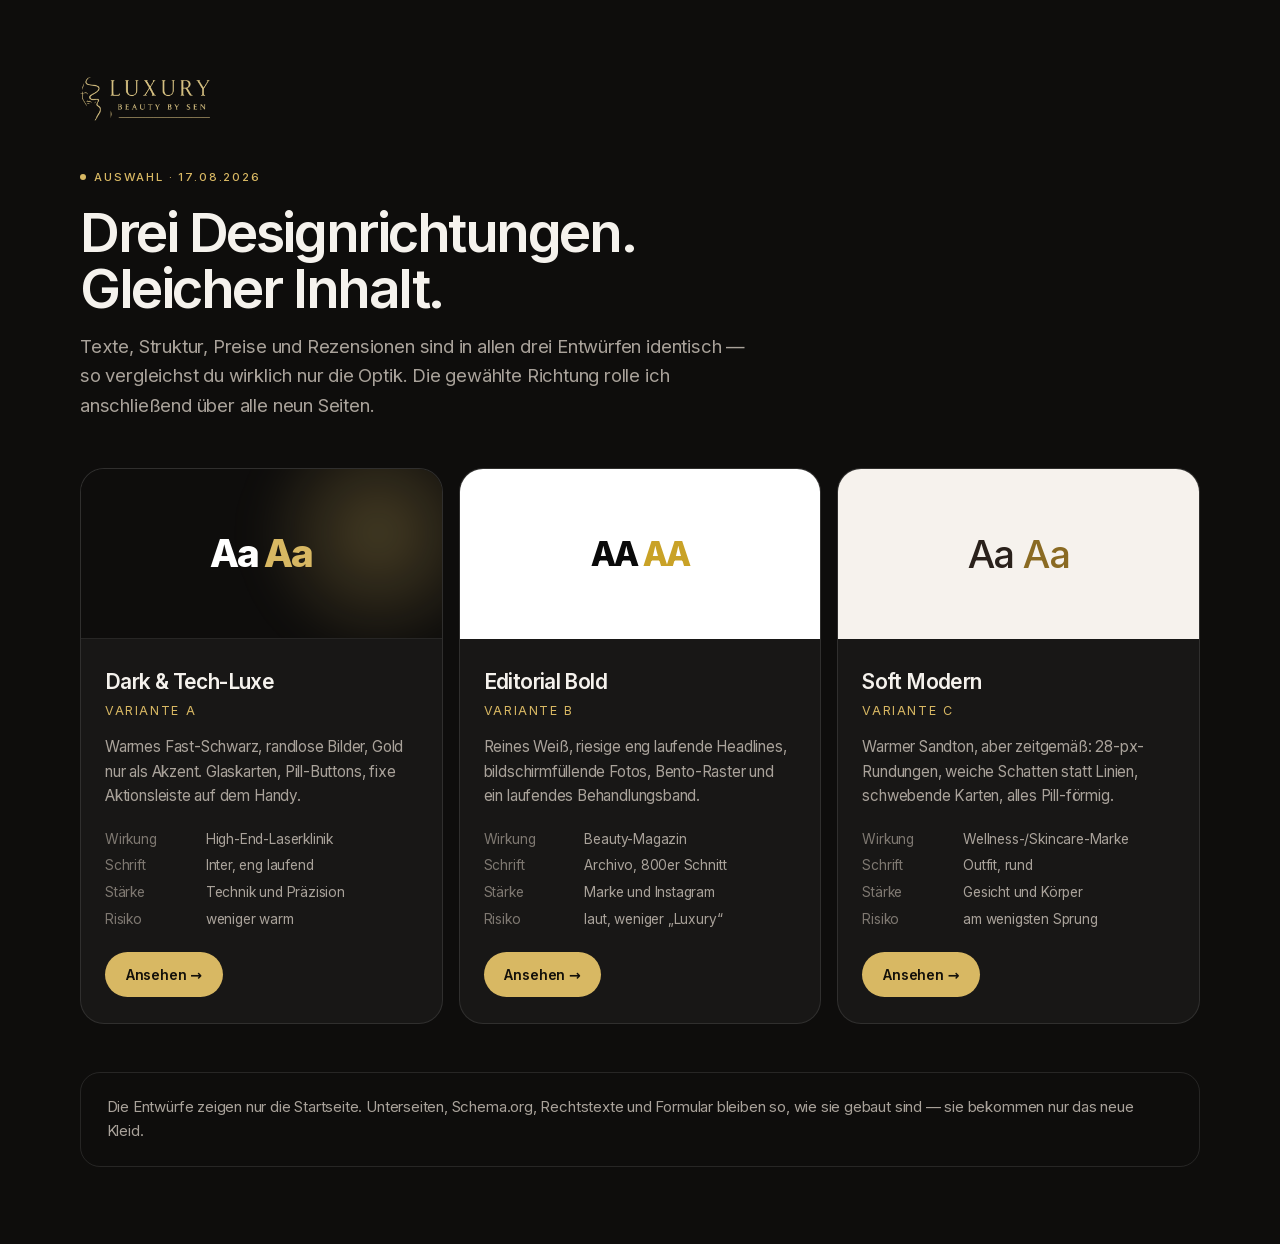
<file: entwuerfe/index.html>
<!DOCTYPE html>
<html lang="de">
<head>
<meta charset="UTF-8">
<meta name="viewport" content="width=device-width, initial-scale=1.0">
<title>Designvarianten – Luxury Beauty by Sen</title>
<meta name="description" content="Drei Designrichtungen für den Relaunch von luxurybeauty-sen.de zur Auswahl.">
<meta name="robots" content="noindex, nofollow">
<link rel="icon" href="../assets/favicon.ico" sizes="any">
<link rel="icon" type="image/png" sizes="192x192" href="../assets/favicon-192.png">
<meta name="theme-color" content="#0E0D0C">
<link rel="preload" href="assets/fonts/inter-latin.woff2" as="font" type="font/woff2" crossorigin>
<style>
@font-face{font-family:'Inter';font-style:normal;font-weight:100 900;font-display:swap;
  src:url('assets/fonts/inter-latin.woff2') format('woff2');
  unicode-range:U+0000-00FF,U+0131,U+0152-0153,U+02BB-02BC,U+02C6,U+02DA,U+02DC,U+0304,U+0308,U+0329,U+2000-206F,U+20AC,U+2122,U+2191,U+2193,U+2212,U+2215,U+FEFF,U+FFFD;}
@font-face{font-family:'Inter';font-style:normal;font-weight:100 900;font-display:swap;
  src:url('assets/fonts/inter-ext.woff2') format('woff2');
  unicode-range:U+0100-02BA,U+02BD-02C5,U+02C7-02CC,U+02CE-02D7,U+02DD-02FF,U+0304,U+0308,U+0329,U+1D00-1DBF,U+1E00-1E9F,U+1EF2-1EFF,U+2020,U+20A0-20AB,U+20AD-20C0,U+2113,U+2C60-2C7F,U+A720-A7FF;}
*,*::before,*::after{box-sizing:border-box}
body{margin:0;background:#0E0D0C;color:#F5F2ED;font-family:'Inter',system-ui,sans-serif;
  font-size:1.0625rem;line-height:1.6;letter-spacing:-.011em;-webkit-font-smoothing:antialiased}
img{max-width:100%;display:block;height:auto}
a{color:inherit}
.huelle{max-width:1200px;margin-inline:auto;padding:clamp(2.5rem,6vw,5rem) clamp(1.15rem,4vw,2.5rem)}
.marke{height:44px;width:auto;margin-bottom:2.5rem}
h1{font-size:clamp(2.1rem,5vw,3.4rem);font-weight:600;letter-spacing:-.045em;line-height:1.03;margin:0 0 1rem}
.lead{font-size:1.15rem;color:#A9A29A;max-width:56ch;margin:0 0 3rem}
.etikett{display:inline-flex;align-items:center;gap:.5rem;font-size:.72rem;font-weight:500;
  letter-spacing:.16em;text-transform:uppercase;color:#D8B863;margin:0 0 1.1rem}
.etikett::before{content:"";width:6px;height:6px;border-radius:50%;background:currentColor}
.raster{display:grid;grid-template-columns:repeat(3,1fr);gap:1rem}
@media (max-width:940px){.raster{grid-template-columns:1fr}}
.karte{display:flex;flex-direction:column;background:rgba(255,255,255,.045);
  border:1px solid rgba(255,255,255,.10);border-radius:24px;overflow:hidden;text-decoration:none;
  transition:border-color .25s,transform .25s}
.karte:hover{border-color:rgba(216,184,99,.5);transform:translateY(-4px)}
.probe{height:170px;display:flex;align-items:center;justify-content:center;position:relative;overflow:hidden}
.probe span{font-size:2.4rem;font-weight:800;letter-spacing:-.05em;line-height:1}
.probe--a{background:#0E0D0C;border-bottom:1px solid rgba(255,255,255,.1)}
.probe--a span{color:#fff}.probe--a em{font-style:normal;color:#D8B863}
.probe--a::after{content:"";position:absolute;width:16rem;height:16rem;border-radius:50%;
  background:radial-gradient(circle,rgba(216,184,99,.28),transparent 68%);filter:blur(18px);right:-4rem;top:-4rem}
.probe--b{background:#fff}
.probe--b span{color:#0A0A0A;text-transform:uppercase;font-size:2.1rem}
.probe--b em{font-style:normal;color:#C9A227}
.probe--c{background:#F6F2ED}
.probe--c span{color:#2A211B;font-weight:500;letter-spacing:-.03em}
.probe--c em{font-style:normal;color:#8A6A22}
.karte__text{padding:1.6rem 1.5rem;display:flex;flex-direction:column;flex:1}
.karte h2{font-size:1.3rem;font-weight:600;letter-spacing:-.03em;margin:0 0 .2rem}
.karte .rolle{font-size:.78rem;letter-spacing:.13em;text-transform:uppercase;color:#D8B863;margin:0 0 .9rem}
.karte p{margin:0 0 1.2rem;font-size:.95rem;color:#A9A29A}
.karte dl{margin:0 0 1.4rem;font-size:.86rem;color:#A9A29A;display:grid;grid-template-columns:5.5rem 1fr;gap:.3rem .8rem}
.karte dt{color:#7E7871}
.karte dd{margin:0}
.knopf{margin-top:auto;align-self:flex-start;display:inline-flex;align-items:center;gap:.5rem;
  background:#D8B863;color:#14110A;font-size:.88rem;font-weight:600;padding:.7rem 1.3rem;border-radius:999px}
.hinweis{margin-top:3rem;padding:1.4rem 1.6rem;border:1px solid rgba(255,255,255,.1);
  border-radius:20px;font-size:.94rem;color:#A9A29A}
.hinweis strong{color:#F5F2ED}
.hinweis a{color:#D8B863}
</style>
</head>
<body>
<div class="huelle">
  <img class="marke" src="../assets/logo-lockup-hell.webp" width="887" height="300" alt="Luxury Beauty by Sen">
  <span class="etikett">Auswahl · 17.08.2026</span>
  <h1>Drei Designrichtungen.<br>Gleicher Inhalt.</h1>
  <p class="lead">Texte, Struktur, Preise und Rezensionen sind in allen drei Entwürfen identisch — so vergleichst du wirklich nur die Optik. Die gewählte Richtung rolle ich anschließend über alle neun Seiten.</p>

  <div class="raster">

    <a class="karte" href="a-dark.html">
      <div class="probe probe--a"><span>Aa <em>Aa</em></span></div>
      <div class="karte__text">
        <h2>Dark &amp; Tech-Luxe</h2>
        <p class="rolle">Variante A</p>
        <p>Warmes Fast-Schwarz, randlose Bilder, Gold nur als Akzent. Glaskarten, Pill-Buttons, fixe Aktionsleiste auf dem Handy.</p>
        <dl>
          <dt>Wirkung</dt><dd>High-End-Laserklinik</dd>
          <dt>Schrift</dt><dd>Inter, eng laufend</dd>
          <dt>Stärke</dt><dd>Technik und Präzision</dd>
          <dt>Risiko</dt><dd>weniger warm</dd>
        </dl>
        <span class="knopf">Ansehen →</span>
      </div>
    </a>

    <a class="karte" href="b-editorial.html">
      <div class="probe probe--b"><span>Aa <em>Aa</em></span></div>
      <div class="karte__text">
        <h2>Editorial Bold</h2>
        <p class="rolle">Variante B</p>
        <p>Reines Weiß, riesige eng laufende Headlines, bildschirmfüllende Fotos, Bento-Raster und ein laufendes Behandlungsband.</p>
        <dl>
          <dt>Wirkung</dt><dd>Beauty-Magazin</dd>
          <dt>Schrift</dt><dd>Archivo, 800er Schnitt</dd>
          <dt>Stärke</dt><dd>Marke und Instagram</dd>
          <dt>Risiko</dt><dd>laut, weniger „Luxury“</dd>
        </dl>
        <span class="knopf">Ansehen →</span>
      </div>
    </a>

    <a class="karte" href="c-soft.html">
      <div class="probe probe--c"><span>Aa <em>Aa</em></span></div>
      <div class="karte__text">
        <h2>Soft Modern</h2>
        <p class="rolle">Variante C</p>
        <p>Warmer Sandton, aber zeitgemäß: 28-px-Rundungen, weiche Schatten statt Linien, schwebende Karten, alles Pill-förmig.</p>
        <dl>
          <dt>Wirkung</dt><dd>Wellness-/Skincare-Marke</dd>
          <dt>Schrift</dt><dd>Outfit, rund</dd>
          <dt>Stärke</dt><dd>Gesicht und Körper</dd>
          <dt>Risiko</dt><dd>am wenigsten Sprung</dd>
        </dl>
        <span class="knopf">Ansehen →</span>
      </div>
    </a>

  </div>

  <div class="hinweis">
    <p style="margin:0">Die Entwürfe zeigen nur die Startseite. Unterseiten, Schema.org, Rechtstexte und Formular bleiben so, wie sie gebaut sind — sie bekommen nur das neue Kleid.</p>
  </div>
</div>
</body>
</html>
</file>
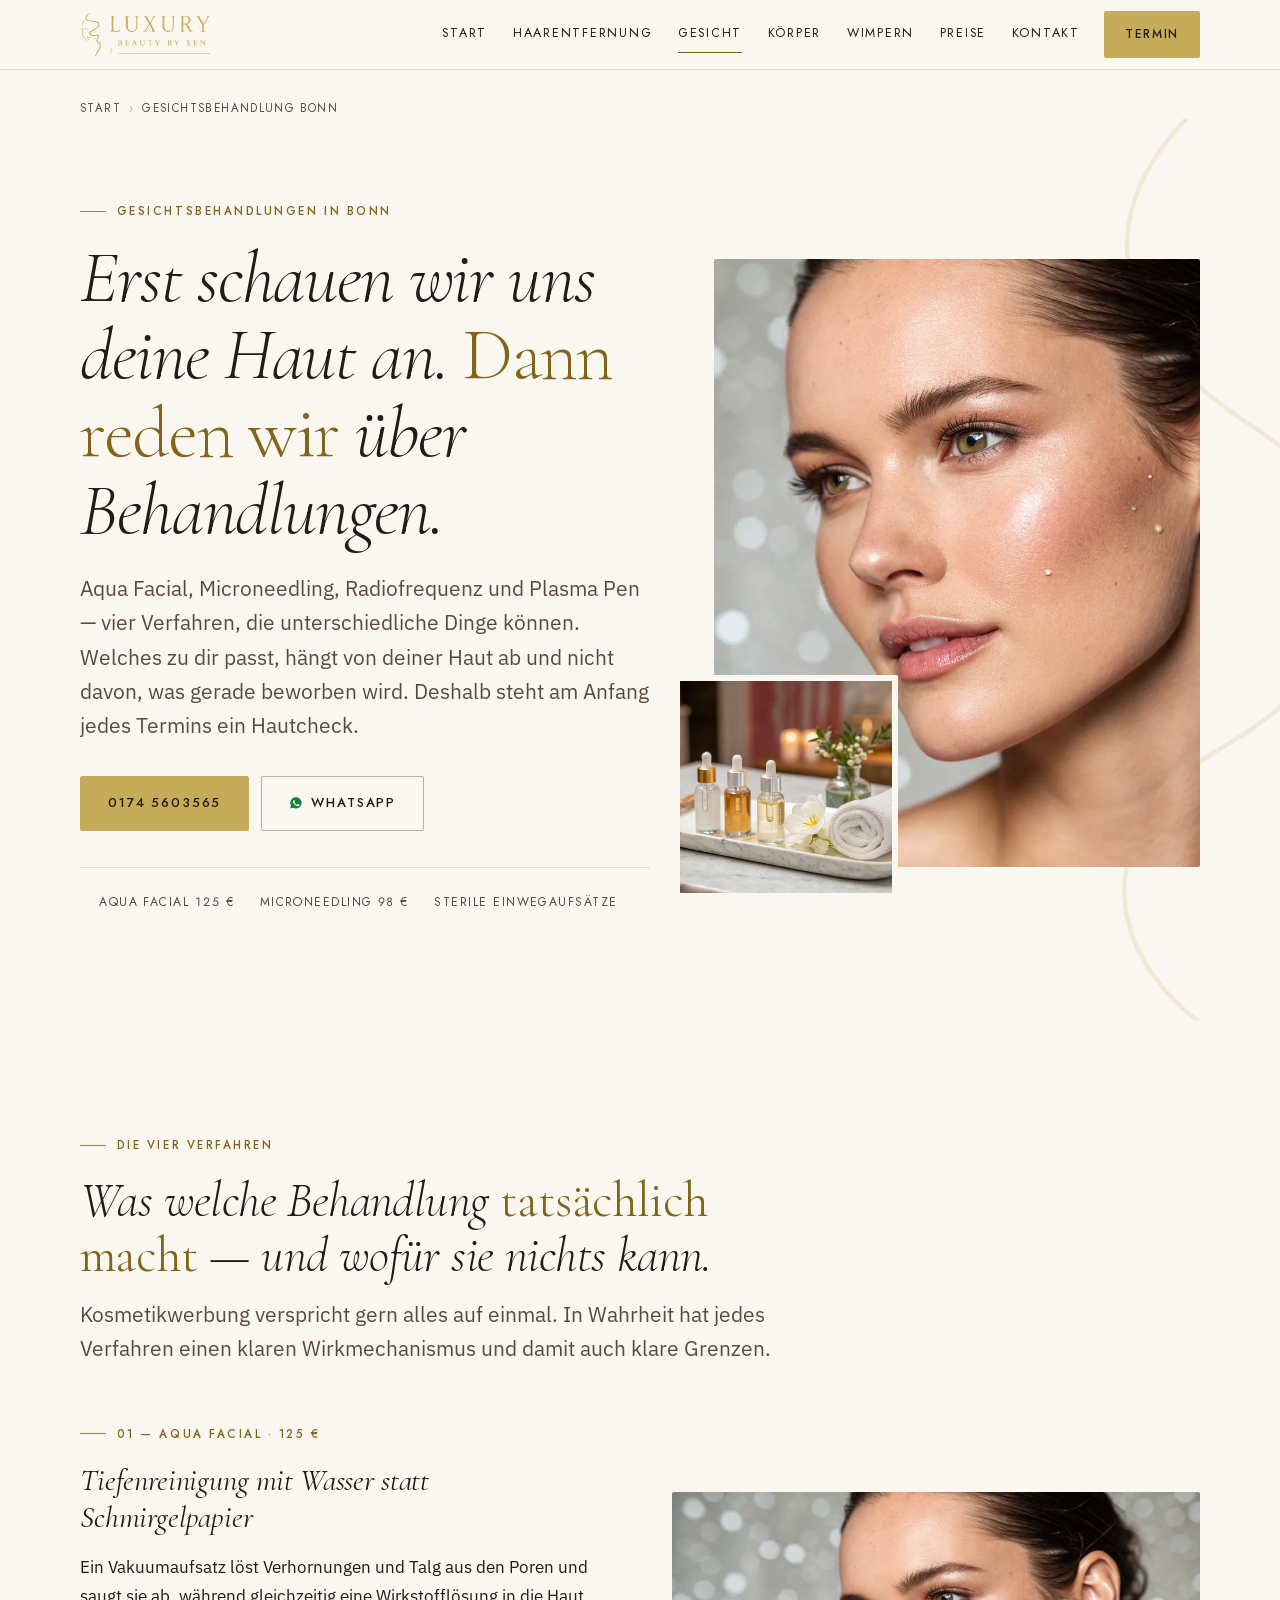
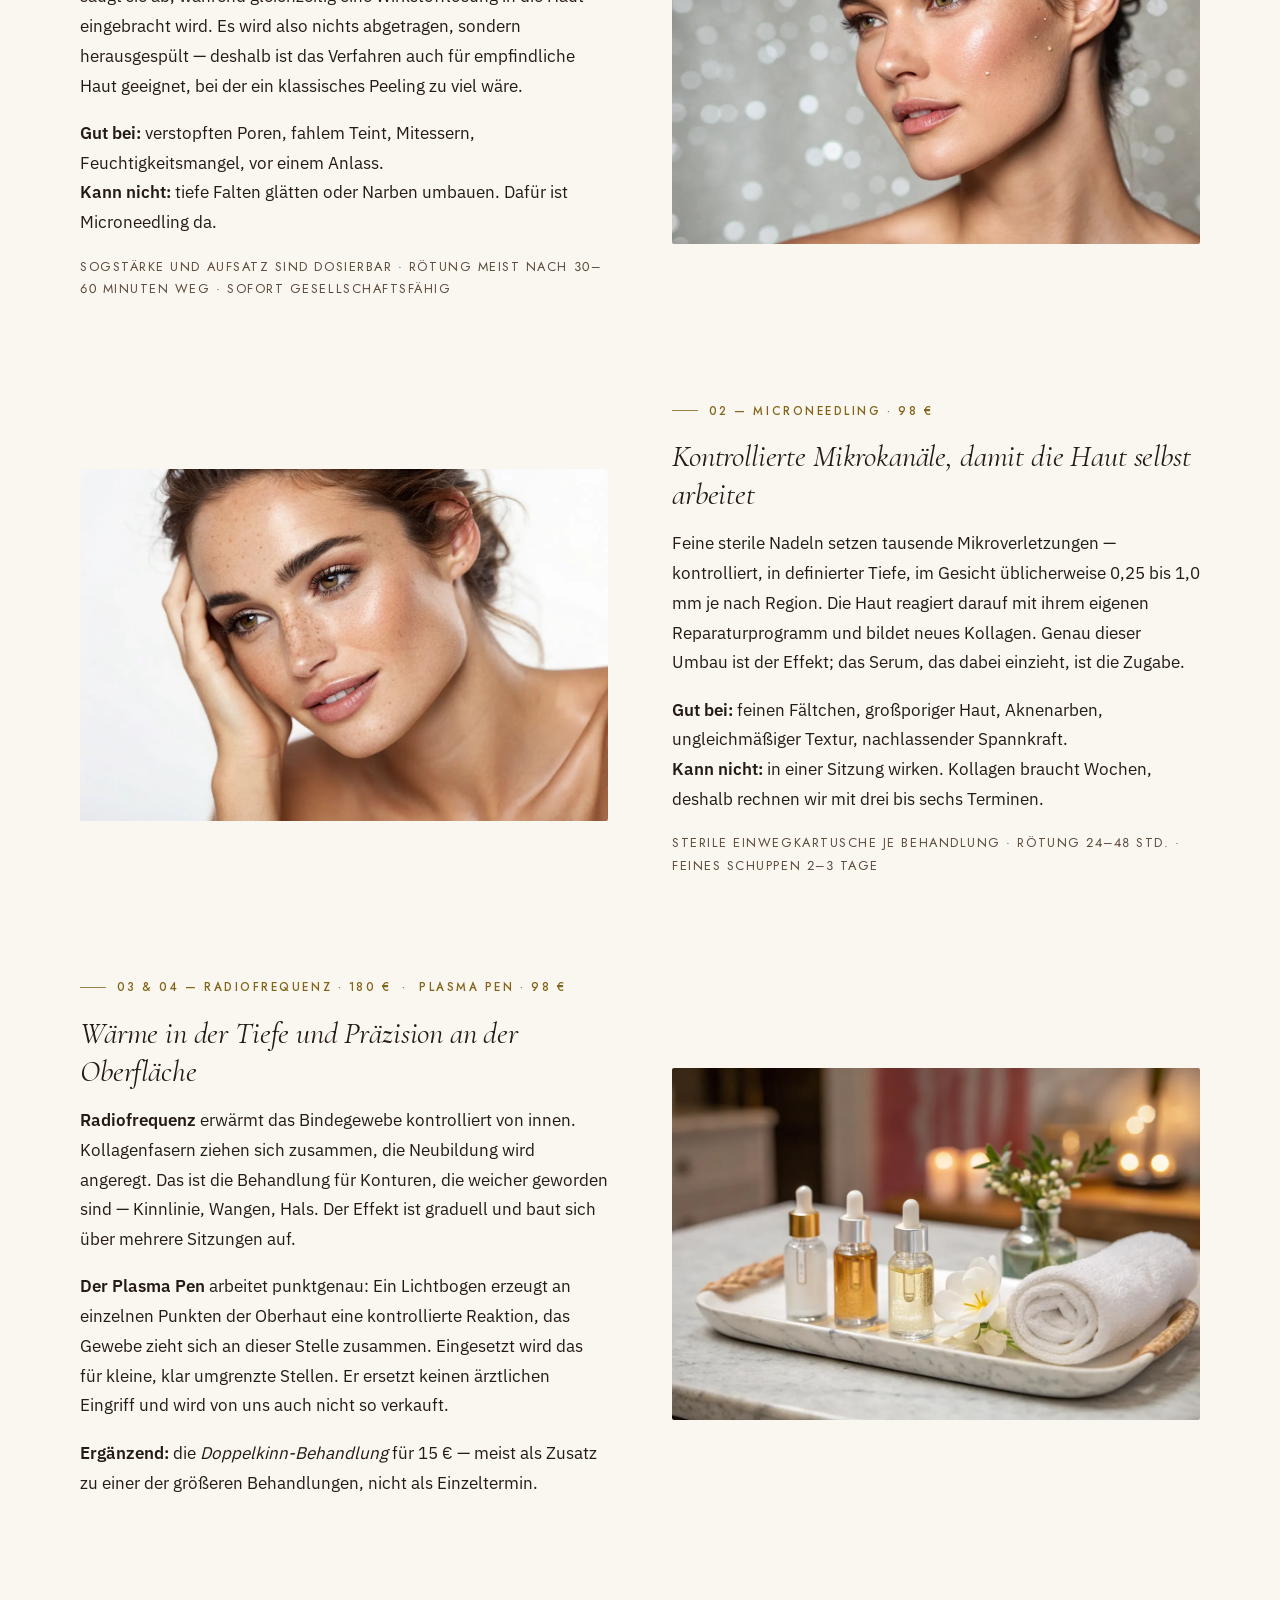
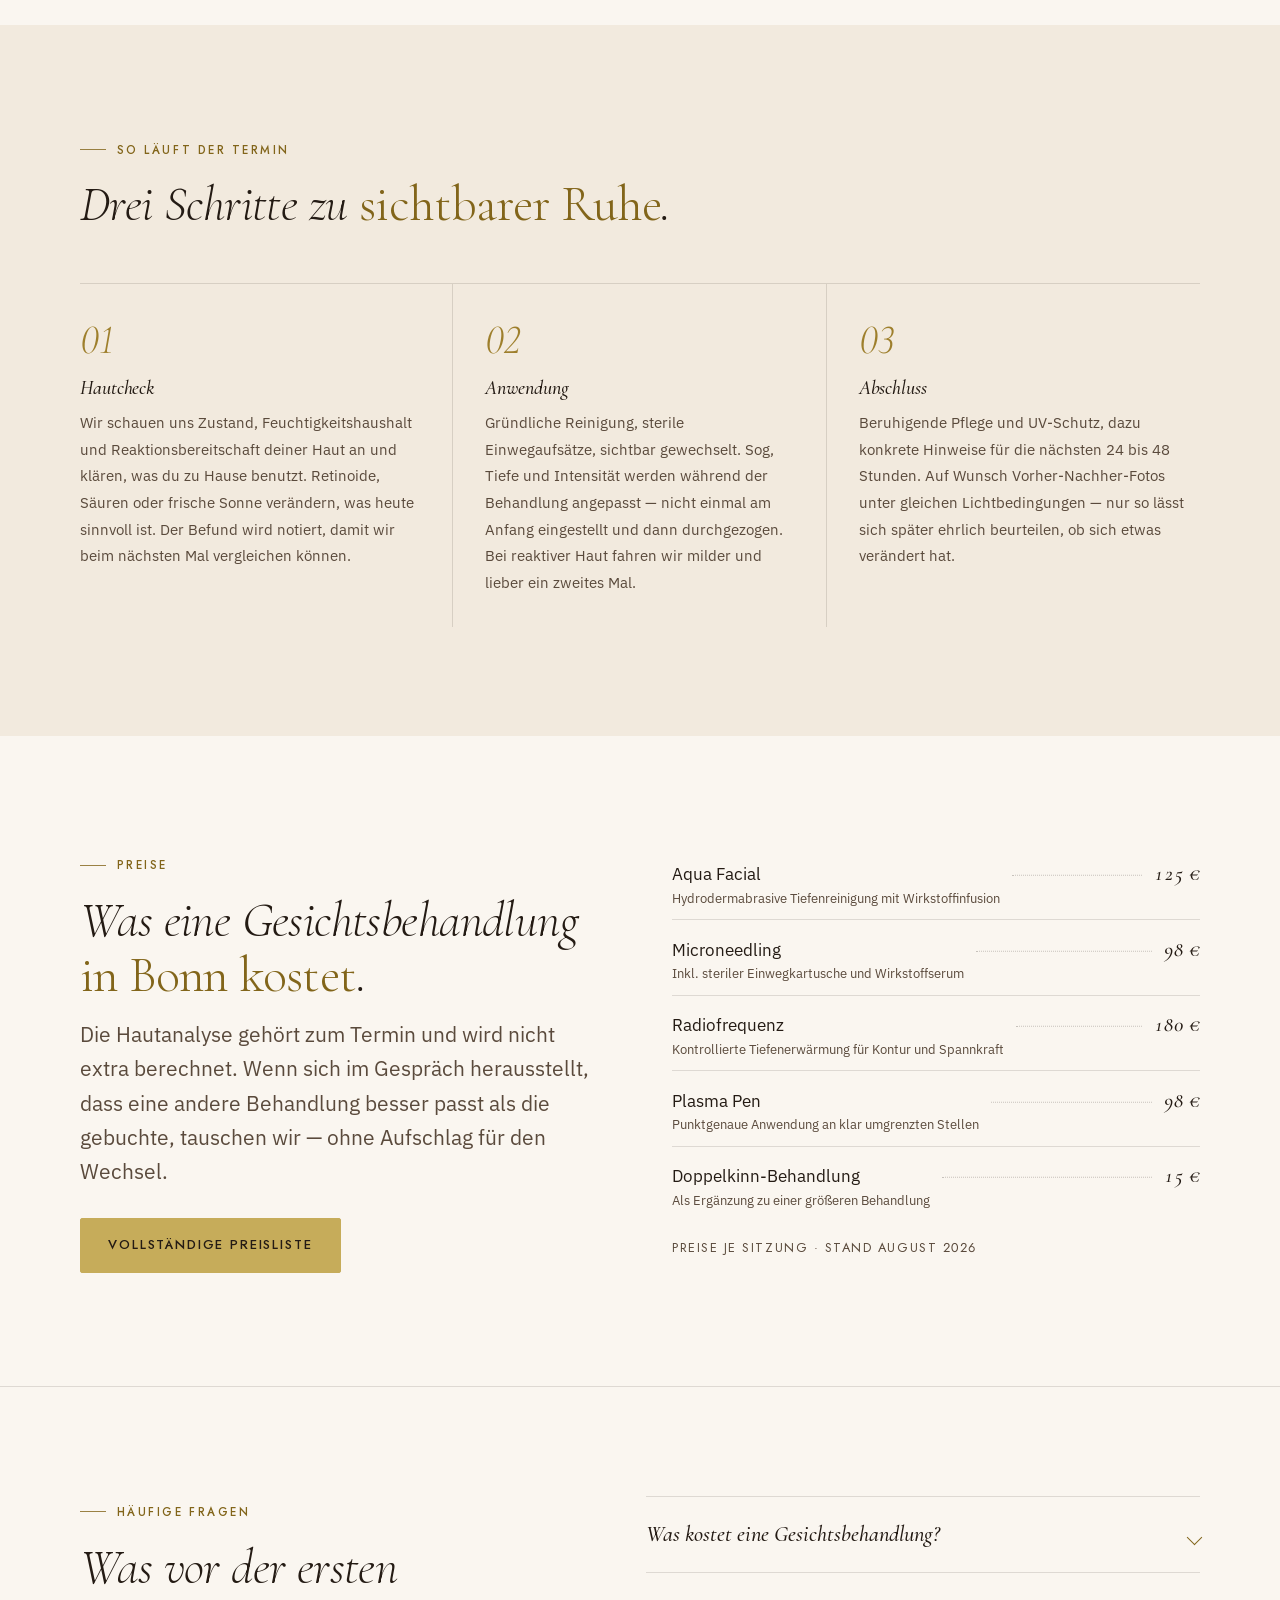
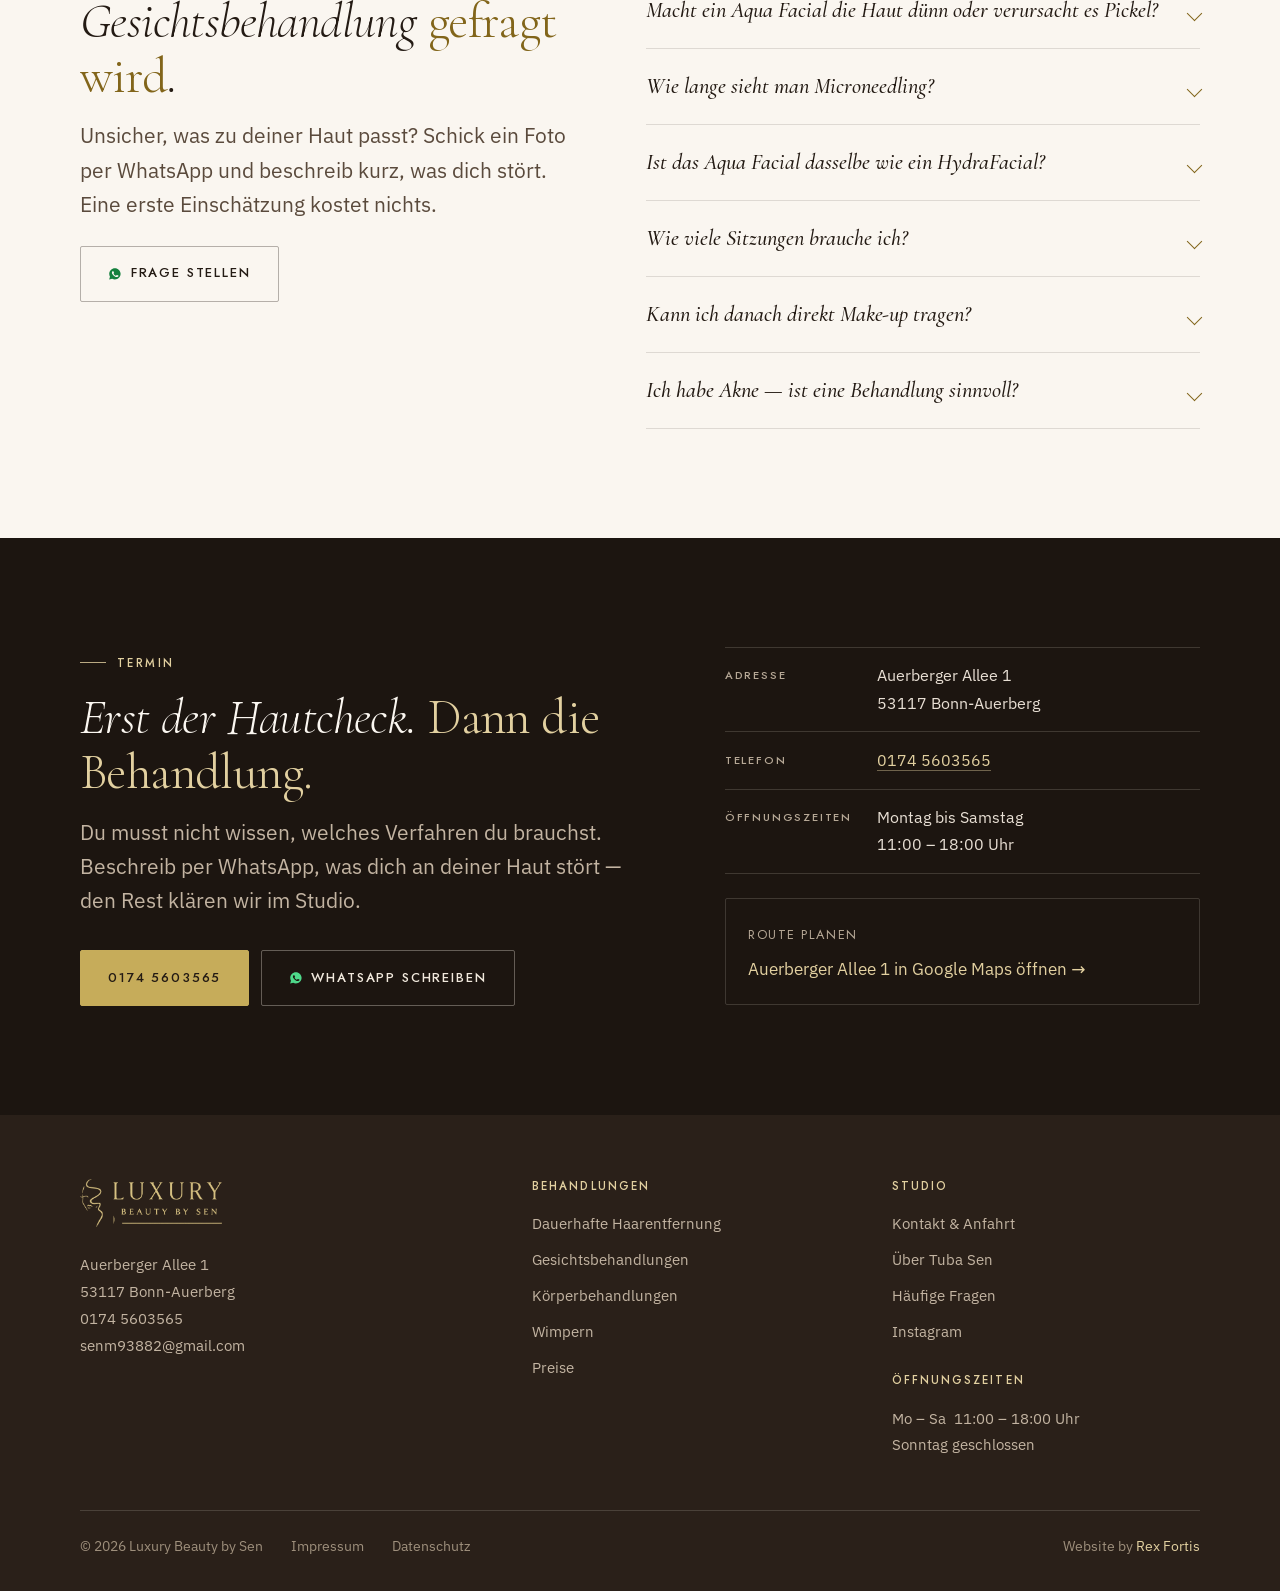
<file: gesichtsbehandlung-bonn/index.html>
<!DOCTYPE html>
<html lang="de">
<head>
<meta charset="UTF-8">
<meta name="viewport" content="width=device-width, initial-scale=1.0">
<title>Gesichtsbehandlung Bonn – Aqua Facial &amp; Microneedling</title>
<meta name="description" content="Gesichtsbehandlung in Bonn-Auerberg: Aqua Facial 125 €, Microneedling 98 €, Radiofrequenz 180 €, Plasma Pen. Hautanalyse davor, klare Nachsorge danach.">
<link rel="canonical" href="https://luxurybeauty-sen.de/gesichtsbehandlung-bonn/">
<meta name="robots" content="noindex, nofollow">

<meta property="og:type" content="article">
<meta property="og:locale" content="de_DE">
<meta property="og:site_name" content="Luxury Beauty by Sen">
<meta property="og:title" content="Gesichtsbehandlung Bonn – Aqua Facial &amp; Microneedling">
<meta property="og:description" content="Aqua Facial, Microneedling, Radiofrequenz und Plasma Pen in Bonn-Auerberg. Hautanalyse davor, dosierbare Intensität, klare Nachsorge.">
<meta property="og:url" content="https://luxurybeauty-sen.de/gesichtsbehandlung-bonn/">
<meta property="og:image" content="https://luxurybeauty-sen.de/assets/gesichtsbehandlung.webp">
<meta property="og:image:width" content="1500">
<meta property="og:image:height" content="1000">
<meta name="twitter:card" content="summary_large_image">
<meta name="theme-color" content="#1C1510">

<link rel="icon" href="../assets/favicon.ico" sizes="any">
<link rel="icon" type="image/png" sizes="192x192" href="../assets/favicon-192.png">
<link rel="apple-touch-icon" href="../assets/favicon-192.png">
<link rel="manifest" href="../site.webmanifest">
<script>document.documentElement.classList.add('js')</script>
<link rel="preload" href="../assets/fonts/cormorant.woff2" as="font" type="font/woff2" crossorigin>
<link rel="preload" href="../assets/fonts/plex-sans.woff2" as="font" type="font/woff2" crossorigin>
<link rel="preload" href="../assets/fonts/jost.woff2" as="font" type="font/woff2" crossorigin>
<link rel="stylesheet" href="../assets/styles.css?v=1">

<script type="application/ld+json">
{
  "@context": "https://schema.org",
  "@graph": [
    {
      "@type": "Service",
      "@id": "https://luxurybeauty-sen.de/gesichtsbehandlung-bonn/#service",
      "name": "Gesichtsbehandlung in Bonn",
      "serviceType": "Kosmetische Gesichtsbehandlung",
      "description": "Gesichtsbehandlungen im Kosmetikstudio Bonn-Auerberg: Aqua Facial mit hydrodermabrasiver Vakuumtechnik, Microneedling mit sterilen Einwegkartuschen, Radiofrequenz-Behandlung und Plasma Pen. Mit Hautanalyse vor jeder Behandlung und dokumentierter Nachsorge.",
      "url": "https://luxurybeauty-sen.de/gesichtsbehandlung-bonn/",
      "image": "https://luxurybeauty-sen.de/assets/gesichtsbehandlung.webp",
      "provider": { "@id": "https://luxurybeauty-sen.de/#studio" },
      "areaServed": [
        { "@type": "City", "name": "Bonn" },
        { "@type": "City", "name": "Bornheim" },
        { "@type": "City", "name": "Alfter" },
        { "@type": "City", "name": "Sankt Augustin" }
      ],
      "hasOfferCatalog": {
        "@type": "OfferCatalog",
        "name": "Preise Gesichtsbehandlungen",
        "itemListElement": [
          { "@type": "Offer", "name": "Aqua Facial", "price": "125", "priceCurrency": "EUR" },
          { "@type": "Offer", "name": "Microneedling", "price": "98", "priceCurrency": "EUR" },
          { "@type": "Offer", "name": "Radiofrequenz-Behandlung", "price": "180", "priceCurrency": "EUR" },
          { "@type": "Offer", "name": "Plasma Pen", "price": "98", "priceCurrency": "EUR" },
          { "@type": "Offer", "name": "Doppelkinn-Behandlung", "price": "15", "priceCurrency": "EUR" }
        ]
      }
    },
    {
      "@type": "BreadcrumbList",
      "itemListElement": [
        { "@type": "ListItem", "position": 1, "name": "Start", "item": "https://luxurybeauty-sen.de/" },
        { "@type": "ListItem", "position": 2, "name": "Gesichtsbehandlung Bonn", "item": "https://luxurybeauty-sen.de/gesichtsbehandlung-bonn/" }
      ]
    },
    {
      "@type": "FAQPage",
      "mainEntity": [
        { "@type": "Question", "name": "Was kostet eine Gesichtsbehandlung in Bonn?",
          "acceptedAnswer": { "@type": "Answer", "text": "Bei Luxury Beauty by Sen kostet das Aqua Facial 125 €, Microneedling 98 €, die Radiofrequenz-Behandlung 180 € und der Plasma Pen 98 €. Die Doppelkinn-Behandlung liegt bei 15 € und wird meist als Ergänzung zu einer der größeren Behandlungen gebucht. Die Hautanalyse vor der Behandlung ist Teil des Termins und wird nicht extra berechnet." } },
        { "@type": "Question", "name": "Macht ein Aqua Facial die Haut dünn oder verursacht es Pickel?",
          "acceptedAnswer": { "@type": "Answer", "text": "Nein. Das Aqua Facial arbeitet hydrodermabrasiv: Ein Vakuum löst Verhornungen und Talg, während gleichzeitig eine Wirkstofflösung eingebracht wird. Es wird also nichts abgeschmirgelt. Sowohl die Sogstärke als auch die Intensität des Aufsatzes sind dosierbar; bei reaktiver Haut arbeiten wir mit milderen Säuren und reduziertem Sog. Eine leichte Rötung klingt üblicherweise in 30 bis 60 Minuten ab." } },
        { "@type": "Question", "name": "Wie lange sieht man Microneedling im Gesicht?",
          "acceptedAnswer": { "@type": "Answer", "text": "Direkt nach der Behandlung ist die Haut rosig, ähnlich wie nach einem Sonnentag. Das klingt in der Regel innerhalb von 24 bis 48 Stunden ab. Danach kann die Haut zwei bis drei Tage fein schuppen. Wer einen wichtigen Termin hat, plant die Behandlung am besten vier bis fünf Tage vorher – sag einfach Bescheid, dann legen wir den Termin passend." } },
        { "@type": "Question", "name": "Ist das Aqua Facial dasselbe wie ein HydraFacial?",
          "acceptedAnswer": { "@type": "Answer", "text": "Das Prinzip ist dasselbe – hydrodermabrasive Reinigung mit gleichzeitiger Wirkstoffinfusion. HydraFacial ist dabei der geschützte Markenname eines bestimmten US-Geräteherstellers. Wir arbeiten mit einem Aqua-Facial-Gerät nach demselben Verfahren, nennen es aber so, wie es heißt." } },
        { "@type": "Question", "name": "Wie viele Sitzungen brauche ich für ein sichtbares Ergebnis?",
          "acceptedAnswer": { "@type": "Answer", "text": "Ein Aqua Facial wirkt sofort und ist deshalb auch als einmalige Behandlung vor einem Anlass sinnvoll. Microneedling und Radiofrequenz arbeiten über die körpereigene Kollagenbildung – da braucht es üblicherweise drei bis sechs Sitzungen im Abstand von vier bis sechs Wochen, bis sich die Struktur sichtbar verändert. Das erste Ergebnis sieht man meist nach der zweiten Sitzung." } },
        { "@type": "Question", "name": "Kann ich nach einer Gesichtsbehandlung direkt Make-up tragen?",
          "acceptedAnswer": { "@type": "Answer", "text": "Nach einem Aqua Facial ja, wir empfehlen aber, der Haut ein paar Stunden Ruhe zu gönnen. Nach Microneedling und Plasma Pen für 24 Stunden kein Make-up – die Mikrokanäle sollen sich erst schließen. In beiden Fällen gilt für den Tag danach: milde Reinigung, Sonnenschutz, kein Sport und keine Sauna." } }
      ]
    }
  ]
}
</script>
</head>
<body>
<a class="skip" href="#inhalt">Zum Inhalt springen</a>

<header class="kopf">
  <div class="kopf__in">
    <a class="marke" href="../" aria-label="Luxury Beauty by Sen – zur Startseite">
      <img src="../assets/logo-lockup.webp" width="887" height="300" alt="Luxury Beauty by Sen">
    </a>
    <nav class="nav" id="hauptnav" aria-label="Hauptnavigation">
      <a href="../">Start</a>
      <a href="../laser-haarentfernung-bonn/">Haarentfernung</a>
      <a href="./" aria-current="page">Gesicht</a>
      <a href="../koerperbehandlung-bonn/">Körper</a>
      <a href="../wimpernverlaengerung-bonn/">Wimpern</a>
      <a href="../preise/">Preise</a>
      <a href="../kontakt/">Kontakt</a>
    </nav>
    <div class="kopf__cta">
      <a class="knopf knopf--gold" href="https://wa.me/491745603565?text=Hallo%20Tuba%2C%20ich%20interessiere%20mich%20f%C3%BCr%20eine%20Gesichtsbehandlung." rel="noopener">Termin</a>
    </div>
    <button class="nav-schalter" type="button" aria-expanded="false" aria-controls="hauptnav" aria-label="Menü öffnen">
      <span></span><span></span><span></span>
    </button>
  </div>
</header>

<main id="inhalt">

  <div class="huelle">
    <nav class="krumen" aria-label="Brotkrumen">
      <ol>
        <li><a href="../">Start</a></li>
        <li>Gesichtsbehandlung Bonn</li>
      </ol>
    </nav>
  </div>

  <section class="hero" id="oben">
    <div class="bogen bogen--hero" aria-hidden="true">
      <svg viewBox="0 0 260 520" fill="none" xmlns="http://www.w3.org/2000/svg">
        <path d="M196 4C116 64 146 124 201 159c60 38 57 103-9 141-66 38-58 100 4 134-50 28-60 70-110 82"
              stroke="currentColor" stroke-width="2" stroke-linecap="round"/>
      </svg>
    </div>
    <div class="huelle hero__in">
      <div>
        <span class="etikett">Gesichtsbehandlungen in Bonn</span>
        <h1>Erst schauen wir uns deine Haut an. <em>Dann reden wir</em> über Behandlungen.</h1>
        <p class="lead">Aqua Facial, Microneedling, Radiofrequenz und Plasma Pen — vier Verfahren, die unterschiedliche Dinge können. Welches zu dir passt, hängt von deiner Haut ab und nicht davon, was gerade beworben wird. Deshalb steht am Anfang jedes Termins ein Hautcheck.</p>
        <div class="knopf-paar">
          <a class="knopf knopf--gold" href="tel:+491745603565">0174 5603565</a>
          <a class="knopf knopf--rand" href="https://wa.me/491745603565?text=Hallo%20Tuba%2C%20ich%20interessiere%20mich%20f%C3%BCr%20eine%20Gesichtsbehandlung." rel="noopener">
            <svg class="wa-punkt" viewBox="0 0 24 24" fill="currentColor" aria-hidden="true"><path d="M12.04 2C6.58 2 2.13 6.45 2.13 11.91c0 1.75.46 3.45 1.32 4.95L2 22l5.25-1.38a9.9 9.9 0 0 0 4.79 1.22h.01c5.46 0 9.91-4.45 9.91-9.91S17.5 2 12.04 2m5.8 14.16c-.24.68-1.4 1.3-1.94 1.34-.5.04-.98.22-3.3-.69-2.77-1.09-4.54-3.92-4.68-4.1-.14-.19-1.12-1.49-1.12-2.85s.71-2.02.96-2.3c.25-.27.55-.34.73-.34.18 0 .37 0 .53.01.17.01.4-.06.62.48.24.55.8 1.9.87 2.04.07.14.12.3.02.49-.1.19-.15.3-.29.47-.15.16-.31.37-.44.5-.15.14-.3.3-.13.59.17.29.75 1.24 1.61 2.01 1.11.99 2.04 1.3 2.33 1.44.29.15.46.12.63-.07.17-.2.73-.85.92-1.14.19-.29.39-.24.65-.14.26.09 1.65.78 1.93.92.29.14.48.22.55.34.07.12.07.68-.17 1.36"/></svg>
            WhatsApp
          </a>
        </div>
        <ul class="hero__marken">
          <li><span class="messwert">Aqua Facial 125 €</span></li>
          <li><span class="messwert">Microneedling 98 €</span></li>
          <li><span class="messwert">Sterile Einwegaufsätze</span></li>
        </ul>
      </div>
      <div class="kollage">
        <div class="kollage__gross">
          <img src="../assets/gesicht-hoch.webp" width="799" height="1024" alt="Strahlende Haut nach einer Gesichtsbehandlung im Kosmetikstudio in Bonn" fetchpriority="high" decoding="async">
        </div>
        <div class="kollage__klein">
          <img src="../assets/pflege-serum.webp" width="1200" height="800" alt="Wirkstoffseren und Pflege für die Gesichtsbehandlung" loading="lazy" decoding="async">
        </div>
      </div>
    </div>
  </section>

  <section class="sek" id="verfahren">
    <div class="huelle">
      <div class="sek__kopf einblenden">
        <span class="etikett">Die vier Verfahren</span>
        <h2>Was welche Behandlung <em>tatsächlich macht</em> — und wofür sie nichts kann.</h2>
        <p class="lead">Kosmetikwerbung verspricht gern alles auf einmal. In Wahrheit hat jedes Verfahren einen klaren Wirkmechanismus und damit auch klare Grenzen.</p>
      </div>

      <div class="duo einblenden" style="margin-bottom:clamp(3rem,6vw,5rem)">
        <div class="duo__text">
          <span class="etikett">01 — Aqua Facial · 125 €</span>
          <h3 style="font-size:clamp(1.5rem,2.4vw,2rem);font-weight:400">Tiefenreinigung mit Wasser statt Schmirgelpapier</h3>
          <p>Ein Vakuumaufsatz löst Verhornungen und Talg aus den Poren und saugt sie ab, während gleichzeitig eine Wirkstofflösung in die Haut eingebracht wird. Es wird also nichts abgetragen, sondern herausgespült — deshalb ist das Verfahren auch für empfindliche Haut geeignet, bei der ein klassisches Peeling zu viel wäre.</p>
          <p><strong>Gut bei:</strong> verstopften Poren, fahlem Teint, Mitessern, Feuchtigkeitsmangel, vor einem Anlass.<br>
          <strong>Kann nicht:</strong> tiefe Falten glätten oder Narben umbauen. Dafür ist Microneedling da.</p>
          <p class="messwert">Sogstärke und Aufsatz sind dosierbar · Rötung meist nach 30–60 Minuten weg · sofort gesellschaftsfähig</p>
        </div>
        <div class="duo__bild">
          <img src="../assets/gesichtsbehandlung.webp" width="1500" height="1000" alt="Aqua Facial in Bonn – Haut nach der hydrodermabrasiven Tiefenreinigung" loading="lazy" decoding="async">
        </div>
      </div>

      <div class="duo duo--kehr einblenden" style="margin-bottom:clamp(3rem,6vw,5rem)">
        <div class="duo__text">
          <span class="etikett">02 — Microneedling · 98 €</span>
          <h3 style="font-size:clamp(1.5rem,2.4vw,2rem);font-weight:400">Kontrollierte Mikrokanäle, damit die Haut selbst arbeitet</h3>
          <p>Feine sterile Nadeln setzen tausende Mikroverletzungen — kontrolliert, in definierter Tiefe, im Gesicht üblicherweise 0,25 bis 1,0 mm je nach Region. Die Haut reagiert darauf mit ihrem eigenen Reparaturprogramm und bildet neues Kollagen. Genau dieser Umbau ist der Effekt; das Serum, das dabei einzieht, ist die Zugabe.</p>
          <p><strong>Gut bei:</strong> feinen Fältchen, großporiger Haut, Aknenarben, ungleichmäßiger Textur, nachlassender Spannkraft.<br>
          <strong>Kann nicht:</strong> in einer Sitzung wirken. Kollagen braucht Wochen, deshalb rechnen wir mit drei bis sechs Terminen.</p>
          <p class="messwert">Sterile Einwegkartusche je Behandlung · Rötung 24–48 Std. · feines Schuppen 2–3 Tage</p>
        </div>
        <div class="duo__bild">
          <img src="../assets/haut-nahaufnahme.webp" width="1500" height="1000" alt="Microneedling in Bonn – ebenmäßiges Hautbild nach der Behandlung" loading="lazy" decoding="async">
        </div>
      </div>

      <div class="duo einblenden">
        <div class="duo__text">
          <span class="etikett">03 &amp; 04 — Radiofrequenz · 180 € &nbsp;·&nbsp; Plasma Pen · 98 €</span>
          <h3 style="font-size:clamp(1.5rem,2.4vw,2rem);font-weight:400">Wärme in der Tiefe und Präzision an der Oberfläche</h3>
          <p><strong>Radiofrequenz</strong> erwärmt das Bindegewebe kontrolliert von innen. Kollagenfasern ziehen sich zusammen, die Neubildung wird angeregt. Das ist die Behandlung für Konturen, die weicher geworden sind — Kinnlinie, Wangen, Hals. Der Effekt ist graduell und baut sich über mehrere Sitzungen auf.</p>
          <p><strong>Der Plasma Pen</strong> arbeitet punktgenau: Ein Lichtbogen erzeugt an einzelnen Punkten der Oberhaut eine kontrollierte Reaktion, das Gewebe zieht sich an dieser Stelle zusammen. Eingesetzt wird das für kleine, klar umgrenzte Stellen. Er ersetzt keinen ärztlichen Eingriff und wird von uns auch nicht so verkauft.</p>
          <p><strong>Ergänzend:</strong> die <em>Doppelkinn-Behandlung</em> für 15 € — meist als Zusatz zu einer der größeren Behandlungen, nicht als Einzeltermin.</p>
        </div>
        <div class="duo__bild">
          <img src="../assets/pflege-serum.webp" width="1200" height="800" alt="Wirkstoffe und Pflegeprodukte für Gesichtsbehandlungen im Studio in Bonn" loading="lazy" decoding="async">
        </div>
      </div>
    </div>
  </section>

  <section class="sek sek--sand" id="ablauf">
    <div class="huelle">
      <div class="sek__kopf einblenden">
        <span class="etikett">So läuft der Termin</span>
        <h2>Drei Schritte zu <em>sichtbarer Ruhe</em>.</h2>
      </div>
      <div class="schritte einblenden">
        <div class="schritt">
          <b>01</b>
          <h3>Hautcheck</h3>
          <p>Wir schauen uns Zustand, Feuchtigkeitshaushalt und Reaktionsbereitschaft deiner Haut an und klären, was du zu Hause benutzt. Retinoide, Säuren oder frische Sonne verändern, was heute sinnvoll ist. Der Befund wird notiert, damit wir beim nächsten Mal vergleichen können.</p>
        </div>
        <div class="schritt">
          <b>02</b>
          <h3>Anwendung</h3>
          <p>Gründliche Reinigung, sterile Einwegaufsätze, sichtbar gewechselt. Sog, Tiefe und Intensität werden während der Behandlung angepasst — nicht einmal am Anfang eingestellt und dann durchgezogen. Bei reaktiver Haut fahren wir milder und lieber ein zweites Mal.</p>
        </div>
        <div class="schritt">
          <b>03</b>
          <h3>Abschluss</h3>
          <p>Beruhigende Pflege und UV-Schutz, dazu konkrete Hinweise für die nächsten 24 bis 48 Stunden. Auf Wunsch Vorher-Nachher-Fotos unter gleichen Lichtbedingungen — nur so lässt sich später ehrlich beurteilen, ob sich etwas verändert hat.</p>
        </div>
      </div>
    </div>
  </section>

  <section class="sek" id="preise">
    <div class="huelle duo">
      <div class="duo__text einblenden">
        <span class="etikett">Preise</span>
        <h2>Was eine Gesichtsbehandlung <em>in Bonn kostet</em>.</h2>
        <p class="lead">Die Hautanalyse gehört zum Termin und wird nicht extra berechnet. Wenn sich im Gespräch herausstellt, dass eine andere Behandlung besser passt als die gebuchte, tauschen wir — ohne Aufschlag für den Wechsel.</p>
        <div class="knopf-paar" style="margin-top:1.75rem">
          <a class="knopf knopf--gold" href="../preise/">Vollständige Preisliste</a>
        </div>
      </div>
      <div class="einblenden">
        <ul class="preisliste">
          <li><span class="name">Aqua Facial<small>Hydrodermabrasive Tiefenreinigung mit Wirkstoffinfusion</small></span><span class="fuell" aria-hidden="true"></span><span class="preis">125 €</span></li>
          <li><span class="name">Microneedling<small>Inkl. steriler Einwegkartusche und Wirkstoffserum</small></span><span class="fuell" aria-hidden="true"></span><span class="preis">98 €</span></li>
          <li><span class="name">Radiofrequenz<small>Kontrollierte Tiefenerwärmung für Kontur und Spannkraft</small></span><span class="fuell" aria-hidden="true"></span><span class="preis">180 €</span></li>
          <li><span class="name">Plasma Pen<small>Punktgenaue Anwendung an klar umgrenzten Stellen</small></span><span class="fuell" aria-hidden="true"></span><span class="preis">98 €</span></li>
          <li><span class="name">Doppelkinn-Behandlung<small>Als Ergänzung zu einer größeren Behandlung</small></span><span class="fuell" aria-hidden="true"></span><span class="preis">15 €</span></li>
        </ul>
        <p class="messwert" style="margin-top:1rem">Preise je Sitzung · Stand August 2026</p>
      </div>
    </div>
  </section>

  <section class="sek sek--linie" id="fragen">
    <div class="huelle">
      <div class="duo duo--schmal" style="align-items:start">
        <div class="einblenden">
          <span class="etikett">Häufige Fragen</span>
          <h2>Was vor der ersten Gesichtsbehandlung <em>gefragt wird</em>.</h2>
          <p class="lead">Unsicher, was zu deiner Haut passt? Schick ein Foto per WhatsApp und beschreib kurz, was dich stört. Eine erste Einschätzung kostet nichts.</p>
          <div class="knopf-paar" style="margin-top:1.5rem">
            <a class="knopf knopf--rand" href="https://wa.me/491745603565?text=Hallo%20Tuba%2C%20ich%20habe%20eine%20Frage%20zu%20den%20Gesichtsbehandlungen." rel="noopener">
              <svg class="wa-punkt" viewBox="0 0 24 24" fill="currentColor" aria-hidden="true"><path d="M12.04 2C6.58 2 2.13 6.45 2.13 11.91c0 1.75.46 3.45 1.32 4.95L2 22l5.25-1.38a9.9 9.9 0 0 0 4.79 1.22h.01c5.46 0 9.91-4.45 9.91-9.91S17.5 2 12.04 2m5.8 14.16c-.24.68-1.4 1.3-1.94 1.34-.5.04-.98.22-3.3-.69-2.77-1.09-4.54-3.92-4.68-4.1-.14-.19-1.12-1.49-1.12-2.85s.71-2.02.96-2.3c.25-.27.55-.34.73-.34.18 0 .37 0 .53.01.17.01.4-.06.62.48.24.55.8 1.9.87 2.04.07.14.12.3.02.49-.1.19-.15.3-.29.47-.15.16-.31.37-.44.5-.15.14-.3.3-.13.59.17.29.75 1.24 1.61 2.01 1.11.99 2.04 1.3 2.33 1.44.29.15.46.12.63-.07.17-.2.73-.85.92-1.14.19-.29.39-.24.65-.14.26.09 1.65.78 1.93.92.29.14.48.22.55.34.07.12.07.68-.17 1.36"/></svg>
              Frage stellen
            </a>
          </div>
        </div>
        <div class="faq einblenden">
          <details>
            <summary>Was kostet eine Gesichtsbehandlung?</summary>
            <div class="faq__antwort">
              <p>Aqua Facial 125 €, Microneedling 98 €, Radiofrequenz 180 €, Plasma Pen 98 €. Die Doppelkinn-Behandlung liegt bei 15 € und wird meist als Ergänzung gebucht.</p>
              <p>Die Hautanalyse vor der Behandlung ist Teil des Termins und wird nicht extra berechnet.</p>
            </div>
          </details>
          <details>
            <summary>Macht ein Aqua Facial die Haut dünn oder verursacht es Pickel?</summary>
            <div class="faq__antwort">
              <p>Nein. Das Verfahren ist hydrodermabrasiv: Ein Vakuum löst Verhornungen und Talg, während gleichzeitig eine Wirkstofflösung eingebracht wird. Es wird nichts abgeschmirgelt.</p>
              <p>Sowohl Sogstärke als auch Intensität des Aufsatzes sind dosierbar. Bei reaktiver Haut arbeiten wir mit milderen Säuren und reduziertem Sog. Eine leichte Rötung klingt üblicherweise in 30 bis 60 Minuten ab.</p>
            </div>
          </details>
          <details>
            <summary>Wie lange sieht man Microneedling?</summary>
            <div class="faq__antwort">
              <p>Direkt danach ist die Haut rosig, ähnlich wie nach einem Sonnentag. Das klingt in der Regel innerhalb von 24 bis 48 Stunden ab, danach kann die Haut zwei bis drei Tage fein schuppen.</p>
              <p>Wenn ein wichtiger Termin ansteht, planen wir die Behandlung vier bis fünf Tage vorher. Sag einfach Bescheid — das ist eine Terminfrage, kein Problem.</p>
            </div>
          </details>
          <details>
            <summary>Ist das Aqua Facial dasselbe wie ein HydraFacial?</summary>
            <div class="faq__antwort">
              <p>Das Prinzip ist dasselbe: hydrodermabrasive Reinigung mit gleichzeitiger Wirkstoffinfusion. HydraFacial® ist dabei der geschützte Markenname eines bestimmten US-Geräteherstellers.</p>
              <p>Wir arbeiten mit einem Aqua-Facial-Gerät nach demselben Verfahren — und nennen es so, wie es heißt, statt uns mit einer fremden Marke zu schmücken.</p>
            </div>
          </details>
          <details>
            <summary>Wie viele Sitzungen brauche ich?</summary>
            <div class="faq__antwort">
              <p>Ein Aqua Facial wirkt sofort und ist deshalb auch einmalig sinnvoll, etwa vor einem Anlass. Microneedling und Radiofrequenz arbeiten über die körpereigene Kollagenbildung — dafür rechnen wir mit drei bis sechs Sitzungen im Abstand von vier bis sechs Wochen.</p>
              <p>Das erste sichtbare Ergebnis kommt meist nach der zweiten Sitzung. Wer nach der ersten nichts sieht, hat nichts falsch gemacht.</p>
            </div>
          </details>
          <details>
            <summary>Kann ich danach direkt Make-up tragen?</summary>
            <div class="faq__antwort">
              <p>Nach einem Aqua Facial ja — wir empfehlen aber, der Haut ein paar Stunden Ruhe zu gönnen. Nach Microneedling und Plasma Pen für 24 Stunden kein Make-up, damit sich die Mikrokanäle schließen können.</p>
              <p>Für den Tag danach gilt in beiden Fällen: milde Reinigung, Sonnenschutz, kein Sport, keine Sauna.</p>
            </div>
          </details>
          <details>
            <summary>Ich habe Akne — ist eine Behandlung sinnvoll?</summary>
            <div class="faq__antwort">
              <p>Bei leichter bis mittlerer, nicht entzündlicher Akne kann ein Aqua Facial das Hautbild spürbar beruhigen, weil Poren entlastet werden. Bei aktiv entzündeter Akne mit Pusteln behandeln wir nicht — das gehört in dermatologische Hände, und Reizung würde es schlimmer machen.</p>
              <p>Für Aknenarben nach abgeheilter Akne ist Microneedling das passende Verfahren. Was in deinem Fall zutrifft, klären wir beim Hautcheck.</p>
            </div>
          </details>
        </div>
      </div>
    </div>
  </section>

  <section class="sek sek--nacht schluss" id="termin">
    <div class="huelle schluss__in">
      <div>
        <span class="etikett etikett--hell">Termin</span>
        <h2>Erst der Hautcheck. <em>Dann die Behandlung.</em></h2>
        <p class="lead">Du musst nicht wissen, welches Verfahren du brauchst. Beschreib per WhatsApp, was dich an deiner Haut stört — den Rest klären wir im Studio.</p>
        <div class="knopf-paar" style="margin-top:2rem">
          <a class="knopf knopf--gold" href="tel:+491745603565">0174 5603565</a>
          <a class="knopf knopf--rand" href="https://wa.me/491745603565?text=Hallo%20Tuba%2C%20ich%20h%C3%A4tte%20gern%20einen%20Termin%20f%C3%BCr%20eine%20Gesichtsbehandlung." rel="noopener">
            <svg class="wa-punkt" viewBox="0 0 24 24" fill="currentColor" aria-hidden="true"><path d="M12.04 2C6.58 2 2.13 6.45 2.13 11.91c0 1.75.46 3.45 1.32 4.95L2 22l5.25-1.38a9.9 9.9 0 0 0 4.79 1.22h.01c5.46 0 9.91-4.45 9.91-9.91S17.5 2 12.04 2m5.8 14.16c-.24.68-1.4 1.3-1.94 1.34-.5.04-.98.22-3.3-.69-2.77-1.09-4.54-3.92-4.68-4.1-.14-.19-1.12-1.49-1.12-2.85s.71-2.02.96-2.3c.25-.27.55-.34.73-.34.18 0 .37 0 .53.01.17.01.4-.06.62.48.24.55.8 1.9.87 2.04.07.14.12.3.02.49-.1.19-.15.3-.29.47-.15.16-.31.37-.44.5-.15.14-.3.3-.13.59.17.29.75 1.24 1.61 2.01 1.11.99 2.04 1.3 2.33 1.44.29.15.46.12.63-.07.17-.2.73-.85.92-1.14.19-.29.39-.24.65-.14.26.09 1.65.78 1.93.92.29.14.48.22.55.34.07.12.07.68-.17 1.36"/></svg>
            WhatsApp schreiben
          </a>
        </div>
      </div>
      <div>
        <ul class="kontaktliste">
          <li><b>Adresse</b><span>Auerberger Allee 1<br>53117 Bonn-Auerberg</span></li>
          <li><b>Telefon</b><span><a href="tel:+491745603565">0174 5603565</a></span></li>
          <li><b>Öffnungszeiten</b><span>Montag bis Samstag<br>11:00 – 18:00 Uhr</span></li>
        </ul>
        <a class="karte-link" href="https://maps.google.com/?cid=11065291713074190375" rel="noopener">
          <span class="messwert">Route planen</span>
          <span style="display:block;margin-top:.35rem;color:var(--gold-hell)">Auerberger Allee 1 in Google Maps öffnen →</span>
        </a>
      </div>
    </div>
  </section>

</main>

<footer class="fuss">
  <div class="huelle">
    <div class="fuss__in">
      <div class="fuss__marke">
        <img src="../assets/logo-lockup-hell.webp" width="887" height="300" alt="Luxury Beauty by Sen">
        <address>
          Auerberger Allee 1<br>
          53117 Bonn-Auerberg<br>
          <a href="tel:+491745603565">0174 5603565</a><br>
          <a href="mailto:senm93882@gmail.com">senm93882@gmail.com</a>
        </address>
      </div>
      <div>
        <h4>Behandlungen</h4>
        <ul>
          <li><a href="../laser-haarentfernung-bonn/">Dauerhafte Haarentfernung</a></li>
          <li><a href="./">Gesichtsbehandlungen</a></li>
          <li><a href="../koerperbehandlung-bonn/">Körperbehandlungen</a></li>
          <li><a href="../wimpernverlaengerung-bonn/">Wimpern</a></li>
          <li><a href="../preise/">Preise</a></li>
        </ul>
      </div>
      <div>
        <h4>Studio</h4>
        <ul>
          <li><a href="../kontakt/">Kontakt &amp; Anfahrt</a></li>
          <li><a href="../#tuba">Über Tuba Sen</a></li>
          <li><a href="#fragen">Häufige Fragen</a></li>
          <li><a href="https://www.instagram.com/luxury_beautyby_sen/" rel="noopener">Instagram</a></li>
        </ul>
        <h4 style="margin-top:1.75rem">Öffnungszeiten</h4>
        <p style="margin:0">Mo – Sa&nbsp;&nbsp;11:00 – 18:00 Uhr<br>Sonntag geschlossen</p>
      </div>
    </div>
    <div class="fuss__unten">
      <span>© 2026 Luxury Beauty by Sen</span>
      <a href="../impressum.html">Impressum</a>
      <a href="../datenschutz.html">Datenschutz</a>
      <span class="fuss__credit">Website by <a href="https://rexfortis.de" rel="noopener">Rex Fortis</a></span>
    </div>
  </div>
</footer>

<script src="../assets/seite.js" defer></script>
</body>
</html>
</file>
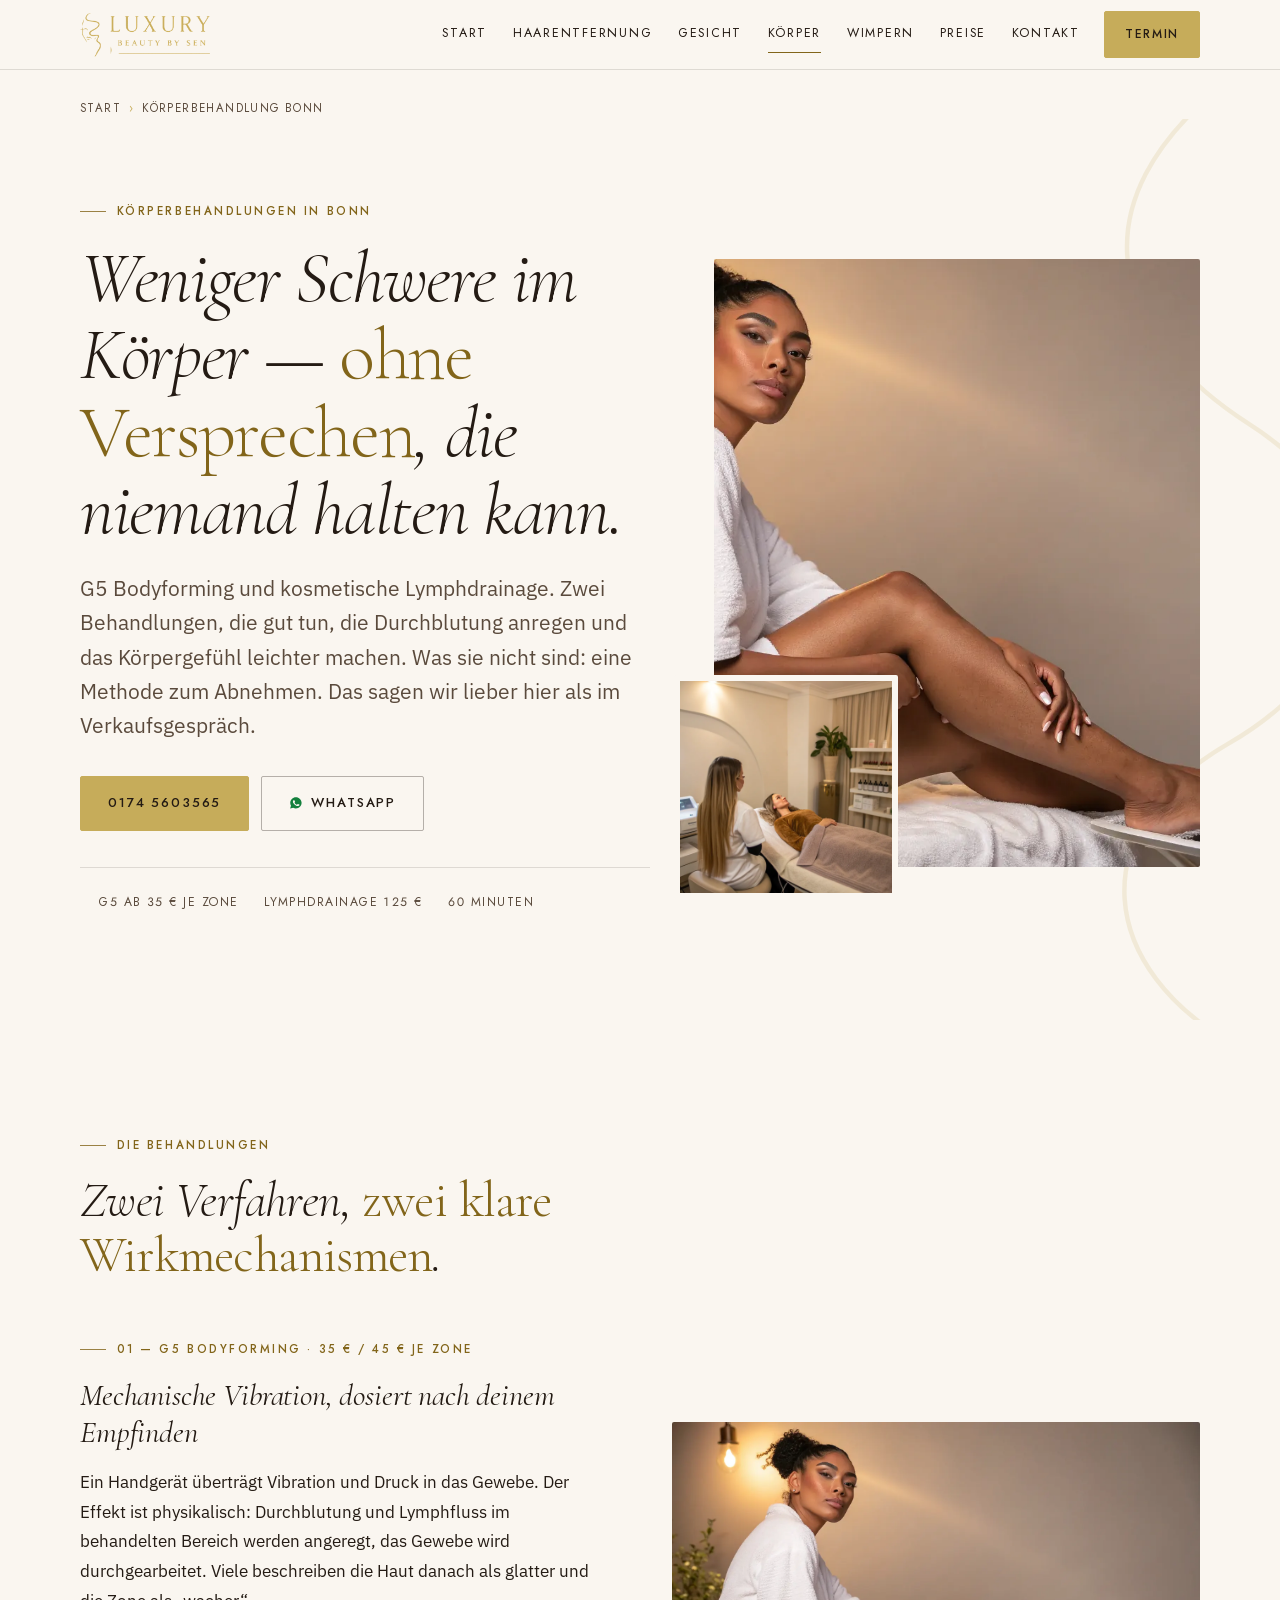
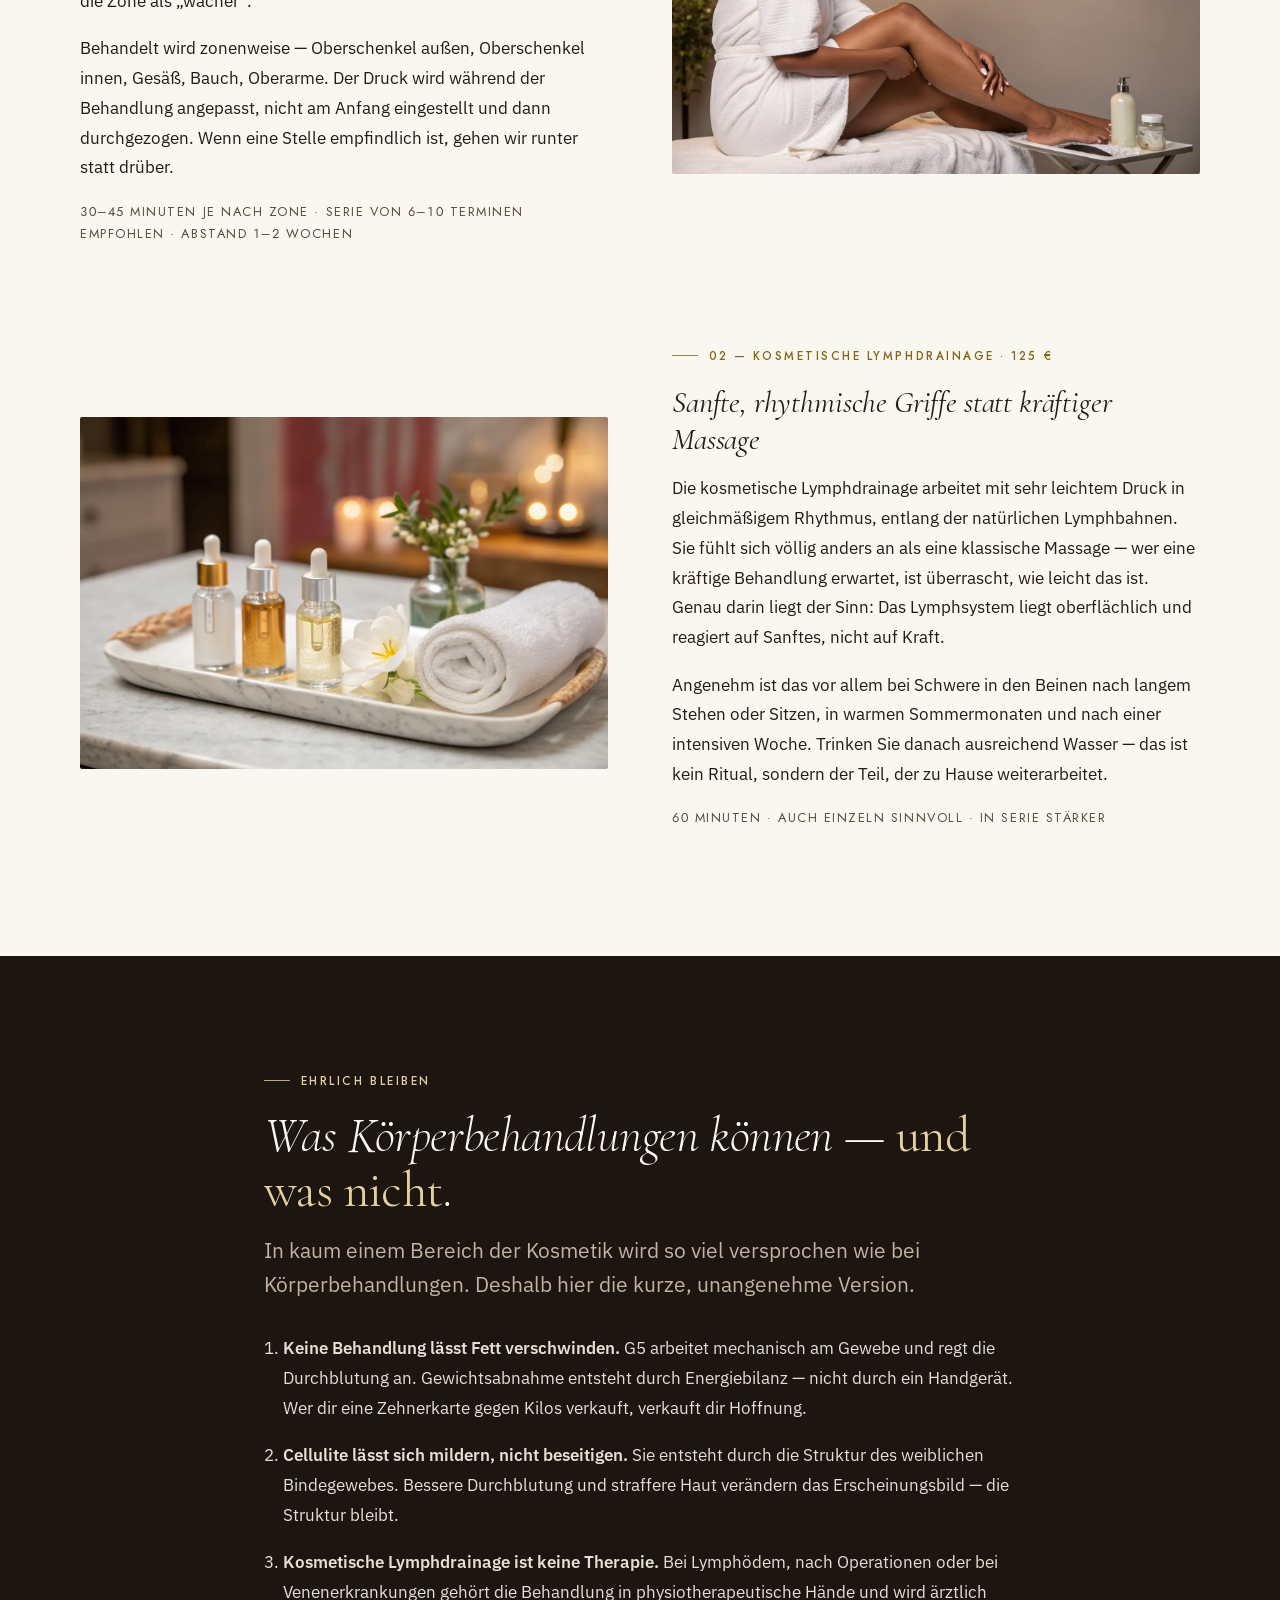
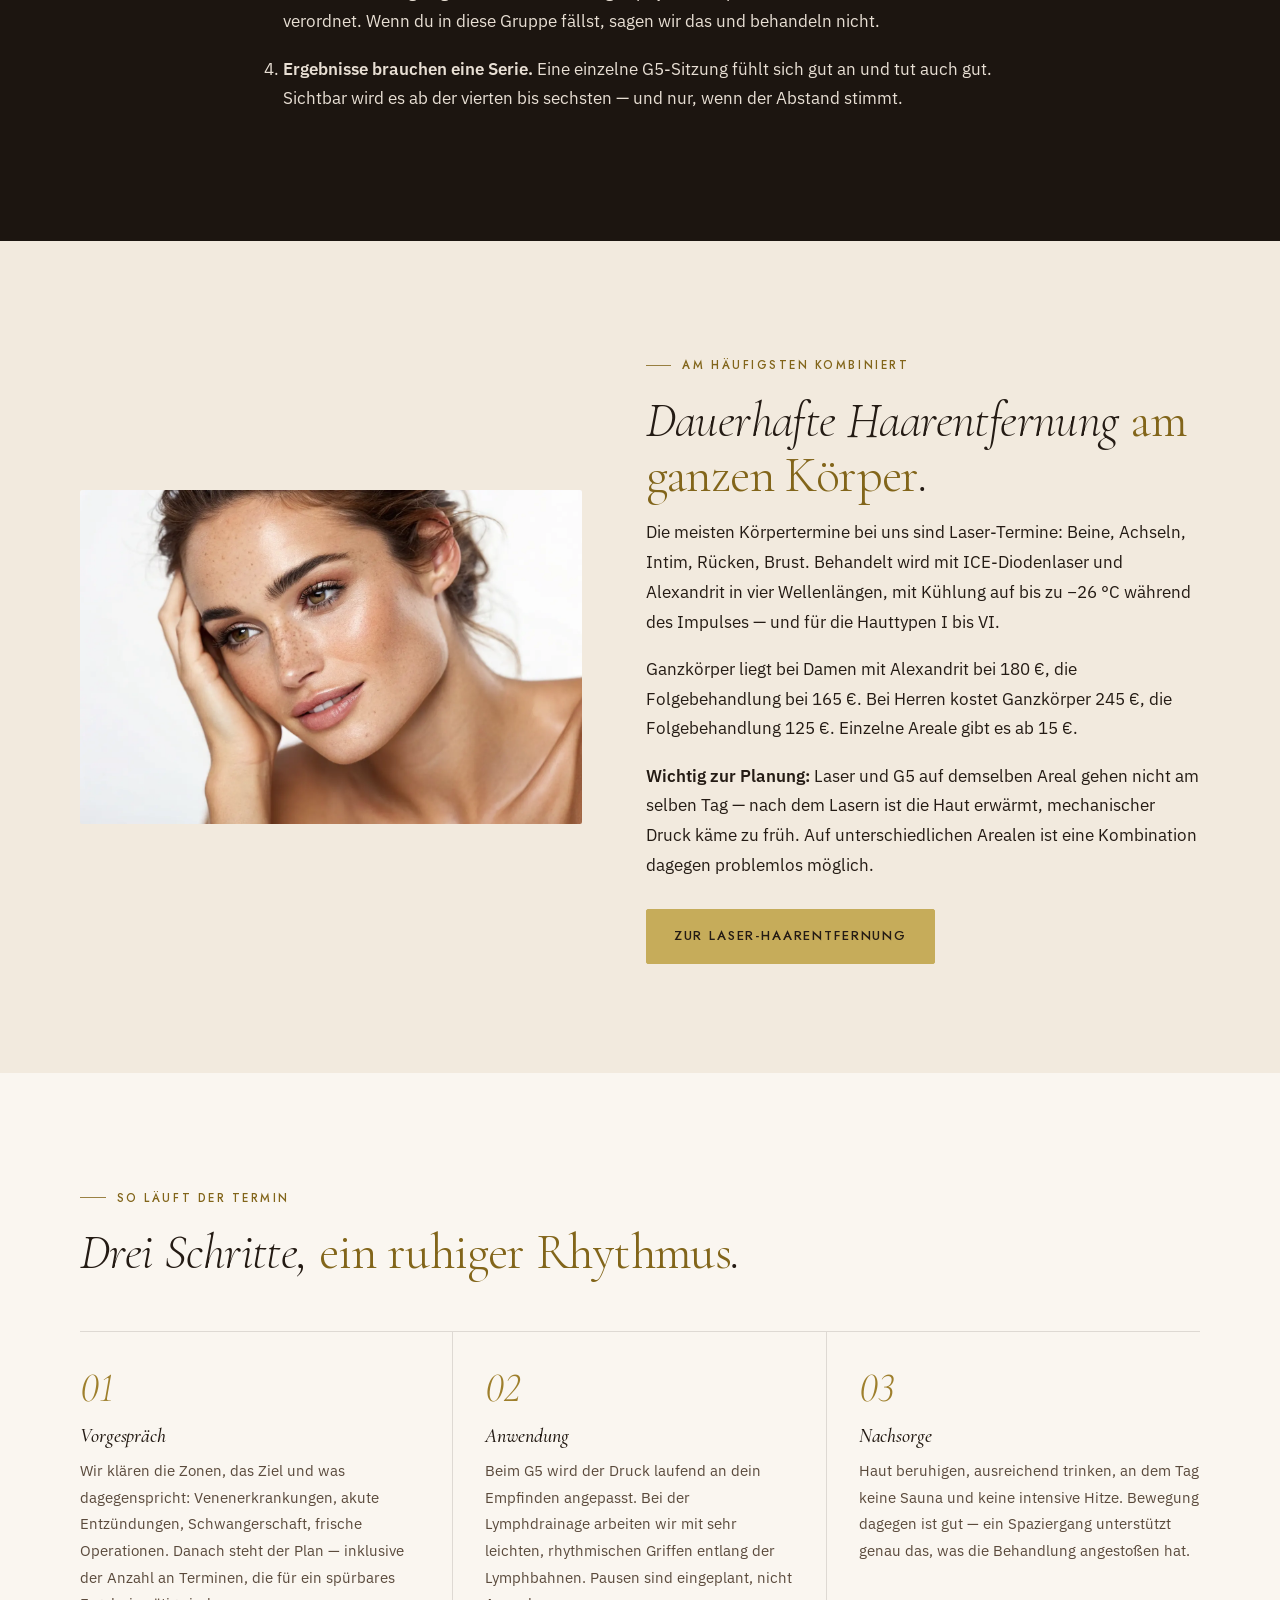
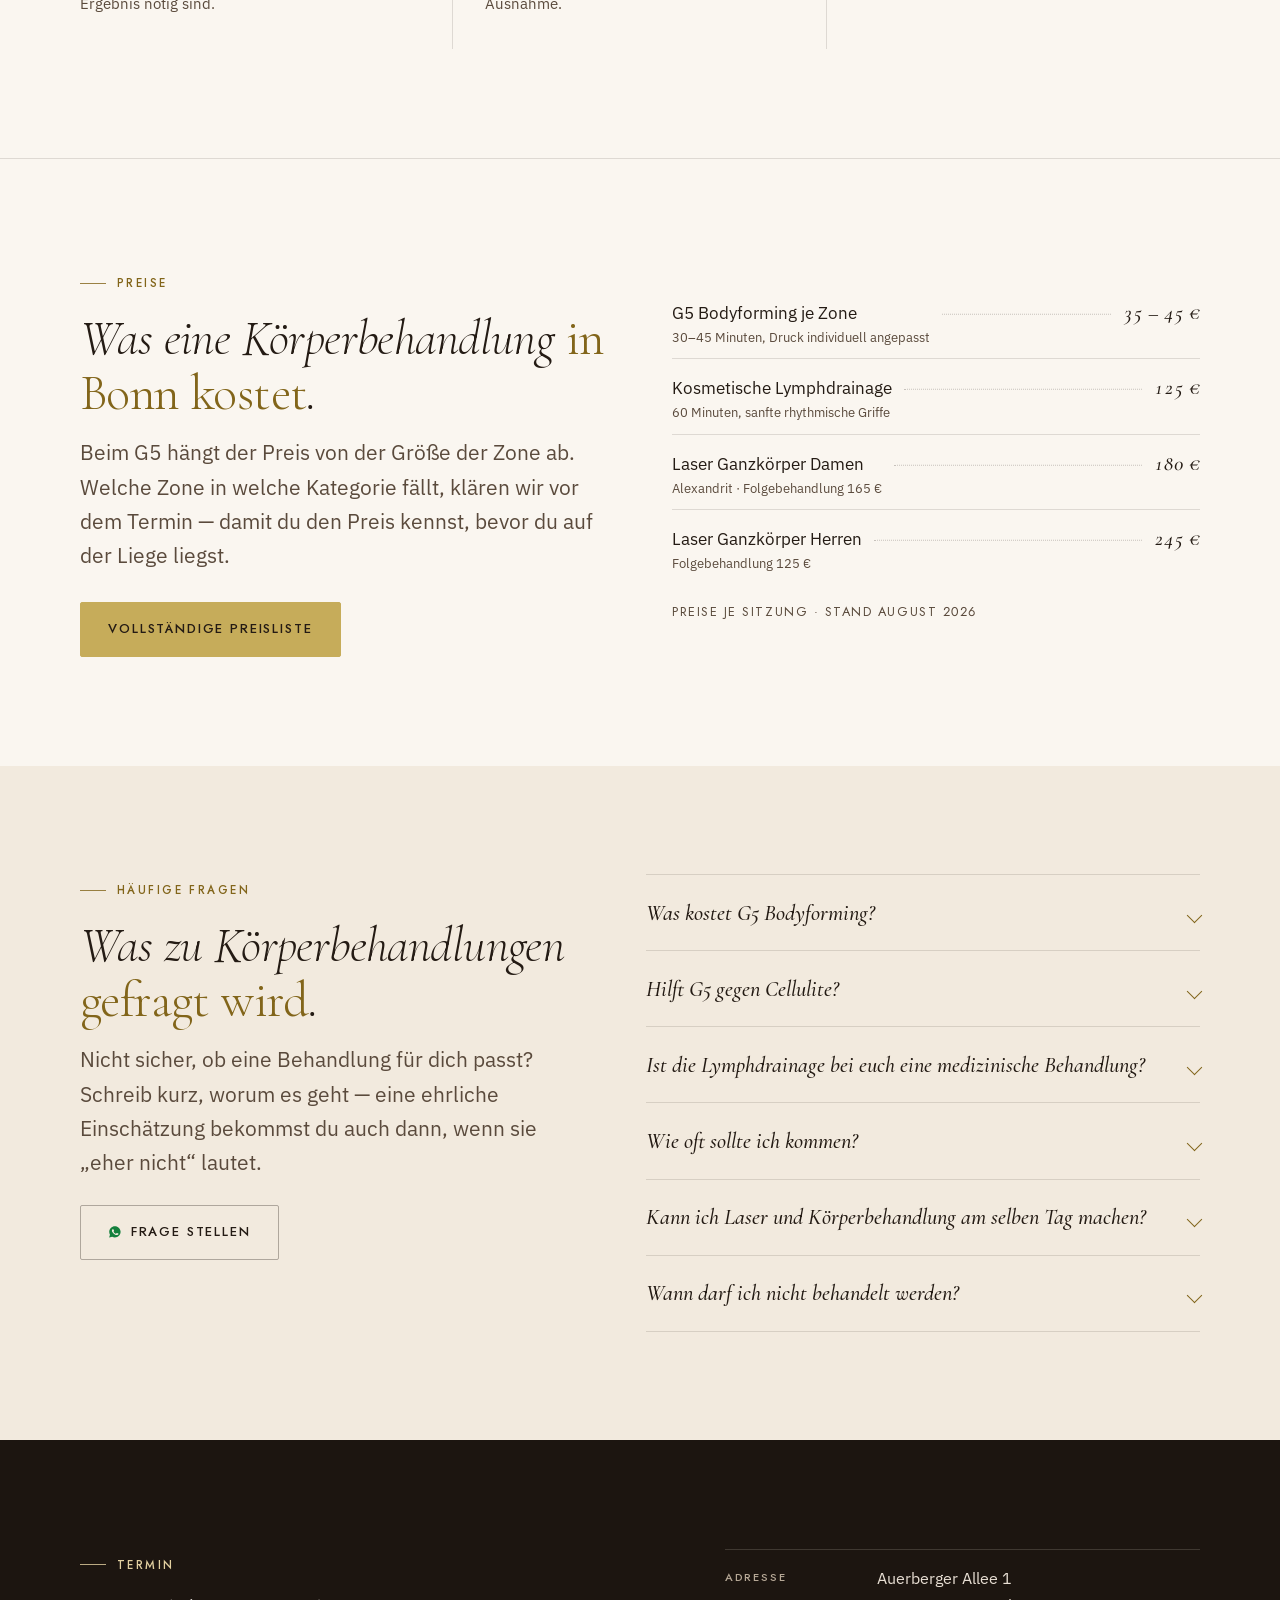
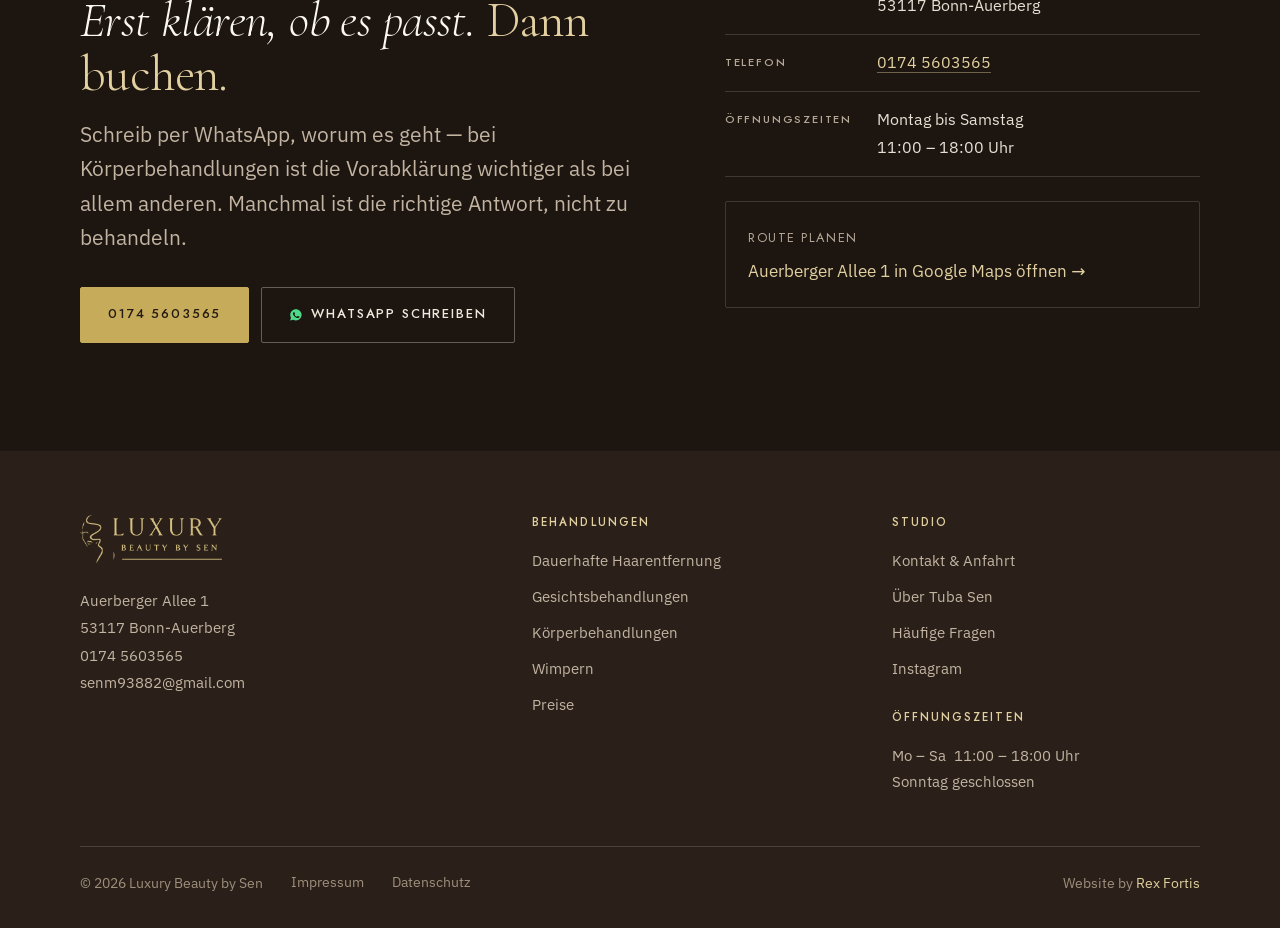
<file: koerperbehandlung-bonn/index.html>
<!DOCTYPE html>
<html lang="de">
<head>
<meta charset="UTF-8">
<meta name="viewport" content="width=device-width, initial-scale=1.0">
<title>Körperbehandlung Bonn – G5 Bodyforming &amp; Lymphdrainage</title>
<meta name="description" content="Körperbehandlungen in Bonn-Auerberg: G5 Bodyforming ab 35 € je Zone und kosmetische Lymphdrainage 125 €. Rhythmisch, dosiert, mit klarer Nachsorge.">
<link rel="canonical" href="https://luxurybeauty-sen.de/koerperbehandlung-bonn/">
<meta name="robots" content="noindex, nofollow">

<meta property="og:type" content="article">
<meta property="og:locale" content="de_DE">
<meta property="og:site_name" content="Luxury Beauty by Sen">
<meta property="og:title" content="Körperbehandlung Bonn – G5 Bodyforming &amp; Lymphdrainage">
<meta property="og:description" content="G5 Bodyforming ab 35 € je Zone und kosmetische Lymphdrainage 125 € im Kosmetikstudio Bonn-Auerberg.">
<meta property="og:url" content="https://luxurybeauty-sen.de/koerperbehandlung-bonn/">
<meta property="og:image" content="https://luxurybeauty-sen.de/assets/laser-haarentfernung.webp">
<meta property="og:image:width" content="1500">
<meta property="og:image:height" content="1000">
<meta name="twitter:card" content="summary_large_image">
<meta name="theme-color" content="#1C1510">

<link rel="icon" href="../assets/favicon.ico" sizes="any">
<link rel="icon" type="image/png" sizes="192x192" href="../assets/favicon-192.png">
<link rel="apple-touch-icon" href="../assets/favicon-192.png">
<link rel="manifest" href="../site.webmanifest">
<script>document.documentElement.classList.add('js')</script>
<link rel="preload" href="../assets/fonts/cormorant.woff2" as="font" type="font/woff2" crossorigin>
<link rel="preload" href="../assets/fonts/plex-sans.woff2" as="font" type="font/woff2" crossorigin>
<link rel="preload" href="../assets/fonts/jost.woff2" as="font" type="font/woff2" crossorigin>
<link rel="stylesheet" href="../assets/styles.css?v=1">

<script type="application/ld+json">
{
  "@context": "https://schema.org",
  "@graph": [
    {
      "@type": "Service",
      "@id": "https://luxurybeauty-sen.de/koerperbehandlung-bonn/#service",
      "name": "Körperbehandlung in Bonn",
      "serviceType": "Kosmetische Körperbehandlung",
      "description": "Körperbehandlungen im Kosmetikstudio Bonn-Auerberg: G5 Bodyforming mit mechanischer Vibration und Druck sowie kosmetische Lymphdrainage mit sanften, rhythmischen Griffen. Ergänzend dauerhafte Haarreduktion am Körper mit Diodenlaser und Alexandrit.",
      "url": "https://luxurybeauty-sen.de/koerperbehandlung-bonn/",
      "image": "https://luxurybeauty-sen.de/assets/laser-haarentfernung.webp",
      "provider": { "@id": "https://luxurybeauty-sen.de/#studio" },
      "areaServed": [
        { "@type": "City", "name": "Bonn" },
        { "@type": "City", "name": "Bornheim" },
        { "@type": "City", "name": "Alfter" },
        { "@type": "City", "name": "Sankt Augustin" }
      ],
      "hasOfferCatalog": {
        "@type": "OfferCatalog",
        "name": "Preise Körperbehandlungen",
        "itemListElement": [
          { "@type": "Offer", "name": "G5 Bodyforming je Zone", "price": "35", "priceCurrency": "EUR" },
          { "@type": "Offer", "name": "Kosmetische Lymphdrainage", "price": "125", "priceCurrency": "EUR" }
        ]
      }
    },
    {
      "@type": "BreadcrumbList",
      "itemListElement": [
        { "@type": "ListItem", "position": 1, "name": "Start", "item": "https://luxurybeauty-sen.de/" },
        { "@type": "ListItem", "position": 2, "name": "Körperbehandlung Bonn", "item": "https://luxurybeauty-sen.de/koerperbehandlung-bonn/" }
      ]
    },
    {
      "@type": "FAQPage",
      "mainEntity": [
        { "@type": "Question", "name": "Was kostet G5 Bodyforming in Bonn?",
          "acceptedAnswer": { "@type": "Answer", "text": "Das G5 Bodyforming kostet je nach Zone 35 € oder 45 € pro Sitzung. Der Unterschied ergibt sich aus der Größe des behandelten Bereichs – Oberschenkel und Gesäß sind aufwendiger als eine kleinere Einzelzone. Welche Zone in welche Kategorie fällt, klären wir vor dem Termin, damit du den Preis vorher kennst." } },
        { "@type": "Question", "name": "Hilft G5 Bodyforming gegen Cellulite?",
          "acceptedAnswer": { "@type": "Answer", "text": "G5 ist eine mechanische Vibrations- und Druckbehandlung, die die Durchblutung und den Lymphfluss im behandelten Gewebe anregt. Viele Kundinnen empfinden die Haut danach als glatter und straffer. Was G5 nicht ist: eine Methode zum Abnehmen und keine dauerhafte Beseitigung von Cellulite. Cellulite ist eine Bindegewebsstruktur, die sich kosmetisch mildern, aber nicht wegbehandeln lässt – wer etwas anderes verspricht, verspricht zu viel." } },
        { "@type": "Question", "name": "Was ist der Unterschied zwischen kosmetischer und medizinischer Lymphdrainage?",
          "acceptedAnswer": { "@type": "Answer", "text": "Die kosmetische Lymphdrainage arbeitet mit sanften, rhythmischen Griffen und dient dem Wohlbefinden und einem leichteren Körpergefühl, etwa bei Schwere in den Beinen nach langem Stehen. Die manuelle Lymphdrainage als Heilmittel bei Lymphödem oder nach Operationen ist eine ärztlich verordnete Therapie und gehört in physiotherapeutische Hände. Wir behandeln kosmetisch – bei einer medizinischen Indikation verweisen wir weiter." } },
        { "@type": "Question", "name": "Wie oft sollte ich eine Körperbehandlung machen?",
          "acceptedAnswer": { "@type": "Answer", "text": "Für einen spürbaren Effekt empfehlen sich beim G5 Bodyforming Serien von sechs bis zehn Terminen im Abstand von einer bis zwei Wochen. Die Lymphdrainage wirkt auch als einzelne Behandlung, entfaltet ihren Nutzen aber ebenfalls in einer Serie. Nach der Serie reicht vielen ein Auffrischungstermin alle vier bis sechs Wochen." } },
        { "@type": "Question", "name": "Kann ich Laser-Haarentfernung und Körperbehandlung am selben Tag machen?",
          "acceptedAnswer": { "@type": "Answer", "text": "Auf demselben Areal nicht. Nach einer Laser-Behandlung ist die Haut erwärmt und gereizt, mechanischer Druck oder Vibration kämen zu früh. Auf unterschiedlichen Arealen ist eine Kombination möglich – zum Beispiel Laser an den Achseln und G5 an den Oberschenkeln. Wir planen das beim Termin gemeinsam." } }
      ]
    }
  ]
}
</script>
</head>
<body>
<a class="skip" href="#inhalt">Zum Inhalt springen</a>

<header class="kopf">
  <div class="kopf__in">
    <a class="marke" href="../" aria-label="Luxury Beauty by Sen – zur Startseite">
      <img src="../assets/logo-lockup.webp" width="887" height="300" alt="Luxury Beauty by Sen">
    </a>
    <nav class="nav" id="hauptnav" aria-label="Hauptnavigation">
      <a href="../">Start</a>
      <a href="../laser-haarentfernung-bonn/">Haarentfernung</a>
      <a href="../gesichtsbehandlung-bonn/">Gesicht</a>
      <a href="./" aria-current="page">Körper</a>
      <a href="../wimpernverlaengerung-bonn/">Wimpern</a>
      <a href="../preise/">Preise</a>
      <a href="../kontakt/">Kontakt</a>
    </nav>
    <div class="kopf__cta">
      <a class="knopf knopf--gold" href="https://wa.me/491745603565?text=Hallo%20Tuba%2C%20ich%20interessiere%20mich%20f%C3%BCr%20eine%20K%C3%B6rperbehandlung." rel="noopener">Termin</a>
    </div>
    <button class="nav-schalter" type="button" aria-expanded="false" aria-controls="hauptnav" aria-label="Menü öffnen">
      <span></span><span></span><span></span>
    </button>
  </div>
</header>

<main id="inhalt">

  <div class="huelle">
    <nav class="krumen" aria-label="Brotkrumen">
      <ol>
        <li><a href="../">Start</a></li>
        <li>Körperbehandlung Bonn</li>
      </ol>
    </nav>
  </div>

  <section class="hero" id="oben">
    <div class="bogen bogen--hero" aria-hidden="true">
      <svg viewBox="0 0 260 520" fill="none" xmlns="http://www.w3.org/2000/svg">
        <path d="M196 4C116 64 146 124 201 159c60 38 57 103-9 141-66 38-58 100 4 134-50 28-60 70-110 82"
              stroke="currentColor" stroke-width="2" stroke-linecap="round"/>
      </svg>
    </div>
    <div class="huelle hero__in">
      <div>
        <span class="etikett">Körperbehandlungen in Bonn</span>
        <h1>Weniger Schwere im Körper — <em>ohne Versprechen</em>, die niemand halten kann.</h1>
        <p class="lead">G5 Bodyforming und kosmetische Lymphdrainage. Zwei Behandlungen, die gut tun, die Durchblutung anregen und das Körpergefühl leichter machen. Was sie nicht sind: eine Methode zum Abnehmen. Das sagen wir lieber hier als im Verkaufsgespräch.</p>
        <div class="knopf-paar">
          <a class="knopf knopf--gold" href="tel:+491745603565">0174 5603565</a>
          <a class="knopf knopf--rand" href="https://wa.me/491745603565?text=Hallo%20Tuba%2C%20ich%20interessiere%20mich%20f%C3%BCr%20eine%20K%C3%B6rperbehandlung." rel="noopener">
            <svg class="wa-punkt" viewBox="0 0 24 24" fill="currentColor" aria-hidden="true"><path d="M12.04 2C6.58 2 2.13 6.45 2.13 11.91c0 1.75.46 3.45 1.32 4.95L2 22l5.25-1.38a9.9 9.9 0 0 0 4.79 1.22h.01c5.46 0 9.91-4.45 9.91-9.91S17.5 2 12.04 2m5.8 14.16c-.24.68-1.4 1.3-1.94 1.34-.5.04-.98.22-3.3-.69-2.77-1.09-4.54-3.92-4.68-4.1-.14-.19-1.12-1.49-1.12-2.85s.71-2.02.96-2.3c.25-.27.55-.34.73-.34.18 0 .37 0 .53.01.17.01.4-.06.62.48.24.55.8 1.9.87 2.04.07.14.12.3.02.49-.1.19-.15.3-.29.47-.15.16-.31.37-.44.5-.15.14-.3.3-.13.59.17.29.75 1.24 1.61 2.01 1.11.99 2.04 1.3 2.33 1.44.29.15.46.12.63-.07.17-.2.73-.85.92-1.14.19-.29.39-.24.65-.14.26.09 1.65.78 1.93.92.29.14.48.22.55.34.07.12.07.68-.17 1.36"/></svg>
            WhatsApp
          </a>
        </div>
        <ul class="hero__marken">
          <li><span class="messwert">G5 ab 35 € je Zone</span></li>
          <li><span class="messwert">Lymphdrainage 125 €</span></li>
          <li><span class="messwert">60 Minuten</span></li>
        </ul>
      </div>
      <div class="kollage">
        <div class="kollage__gross">
          <img src="../assets/laser-hoch.webp" width="768" height="1024" alt="Gepflegte Haut nach einer Körperbehandlung im Kosmetikstudio in Bonn" fetchpriority="high" decoding="async">
        </div>
        <div class="kollage__klein">
          <img src="../assets/studio-behandlung.webp" width="1500" height="1000" alt="Behandlungsraum für Körperbehandlungen bei Luxury Beauty by Sen in Bonn" loading="lazy" decoding="async">
        </div>
      </div>
    </div>
  </section>

  <section class="sek" id="verfahren">
    <div class="huelle">
      <div class="sek__kopf einblenden">
        <span class="etikett">Die Behandlungen</span>
        <h2>Zwei Verfahren, <em>zwei klare Wirkmechanismen</em>.</h2>
      </div>

      <div class="duo einblenden" style="margin-bottom:clamp(3rem,6vw,5rem)">
        <div class="duo__text">
          <span class="etikett">01 — G5 Bodyforming · 35 € / 45 € je Zone</span>
          <h3 style="font-size:clamp(1.5rem,2.4vw,2rem);font-weight:400">Mechanische Vibration, dosiert nach deinem Empfinden</h3>
          <p>Ein Handgerät überträgt Vibration und Druck in das Gewebe. Der Effekt ist physikalisch: Durchblutung und Lymphfluss im behandelten Bereich werden angeregt, das Gewebe wird durchgearbeitet. Viele beschreiben die Haut danach als glatter und die Zone als „wacher“.</p>
          <p>Behandelt wird zonenweise — Oberschenkel außen, Oberschenkel innen, Gesäß, Bauch, Oberarme. Der Druck wird während der Behandlung angepasst, nicht am Anfang eingestellt und dann durchgezogen. Wenn eine Stelle empfindlich ist, gehen wir runter statt drüber.</p>
          <p class="messwert">30–45 Minuten je nach Zone · Serie von 6–10 Terminen empfohlen · Abstand 1–2 Wochen</p>
        </div>
        <div class="duo__bild">
          <img src="../assets/laser-haarentfernung.webp" width="1500" height="1000" alt="G5 Bodyforming in Bonn – Behandlung an Beinen und Oberschenkeln" loading="lazy" decoding="async">
        </div>
      </div>

      <div class="duo duo--kehr einblenden">
        <div class="duo__text">
          <span class="etikett">02 — Kosmetische Lymphdrainage · 125 €</span>
          <h3 style="font-size:clamp(1.5rem,2.4vw,2rem);font-weight:400">Sanfte, rhythmische Griffe statt kräftiger Massage</h3>
          <p>Die kosmetische Lymphdrainage arbeitet mit sehr leichtem Druck in gleichmäßigem Rhythmus, entlang der natürlichen Lymphbahnen. Sie fühlt sich völlig anders an als eine klassische Massage — wer eine kräftige Behandlung erwartet, ist überrascht, wie leicht das ist. Genau darin liegt der Sinn: Das Lymphsystem liegt oberflächlich und reagiert auf Sanftes, nicht auf Kraft.</p>
          <p>Angenehm ist das vor allem bei Schwere in den Beinen nach langem Stehen oder Sitzen, in warmen Sommermonaten und nach einer intensiven Woche. Trinken Sie danach ausreichend Wasser — das ist kein Ritual, sondern der Teil, der zu Hause weiterarbeitet.</p>
          <p class="messwert">60 Minuten · auch einzeln sinnvoll · in Serie stärker</p>
        </div>
        <div class="duo__bild">
          <img src="../assets/pflege-serum.webp" width="1200" height="800" alt="Ruhige Atmosphäre für die kosmetische Lymphdrainage in Bonn" loading="lazy" decoding="async">
        </div>
      </div>
    </div>
  </section>

  <section class="sek sek--nacht" id="grenzen">
    <div class="huelle" style="max-width:52rem">
      <span class="etikett etikett--hell">Ehrlich bleiben</span>
      <h2>Was Körperbehandlungen können — <em>und was nicht</em>.</h2>
      <p class="lead">In kaum einem Bereich der Kosmetik wird so viel versprochen wie bei Körperbehandlungen. Deshalb hier die kurze, unangenehme Version.</p>
      <ol style="margin-top:2rem">
        <li style="margin-bottom:1.1rem"><strong>Keine Behandlung lässt Fett verschwinden.</strong> G5 arbeitet mechanisch am Gewebe und regt die Durchblutung an. Gewichtsabnahme entsteht durch Energiebilanz — nicht durch ein Handgerät. Wer dir eine Zehnerkarte gegen Kilos verkauft, verkauft dir Hoffnung.</li>
        <li style="margin-bottom:1.1rem"><strong>Cellulite lässt sich mildern, nicht beseitigen.</strong> Sie entsteht durch die Struktur des weiblichen Bindegewebes. Bessere Durchblutung und straffere Haut verändern das Erscheinungsbild — die Struktur bleibt.</li>
        <li style="margin-bottom:1.1rem"><strong>Kosmetische Lymphdrainage ist keine Therapie.</strong> Bei Lymphödem, nach Operationen oder bei Venenerkrankungen gehört die Behandlung in physiotherapeutische Hände und wird ärztlich verordnet. Wenn du in diese Gruppe fällst, sagen wir das und behandeln nicht.</li>
        <li><strong>Ergebnisse brauchen eine Serie.</strong> Eine einzelne G5-Sitzung fühlt sich gut an und tut auch gut. Sichtbar wird es ab der vierten bis sechsten — und nur, wenn der Abstand stimmt.</li>
      </ol>
    </div>
  </section>

  <section class="sek sek--sand" id="laser-koerper">
    <div class="huelle duo duo--schmal">
      <div class="duo__bild einblenden">
        <img src="../assets/haut-nahaufnahme.webp" width="1500" height="1000" alt="Dauerhafte Haarentfernung am Körper in Bonn" loading="lazy" decoding="async">
      </div>
      <div class="duo__text einblenden">
        <span class="etikett">Am häufigsten kombiniert</span>
        <h2>Dauerhafte Haarentfernung <em>am ganzen Körper</em>.</h2>
        <p>Die meisten Körpertermine bei uns sind Laser-Termine: Beine, Achseln, Intim, Rücken, Brust. Behandelt wird mit ICE-Diodenlaser und Alexandrit in vier Wellenlängen, mit Kühlung auf bis zu −26 °C während des Impulses — und für die Hauttypen I bis VI.</p>
        <p>Ganzkörper liegt bei Damen mit Alexandrit bei 180 €, die Folgebehandlung bei 165 €. Bei Herren kostet Ganzkörper 245 €, die Folgebehandlung 125 €. Einzelne Areale gibt es ab 15 €.</p>
        <p><strong>Wichtig zur Planung:</strong> Laser und G5 auf demselben Areal gehen nicht am selben Tag — nach dem Lasern ist die Haut erwärmt, mechanischer Druck käme zu früh. Auf unterschiedlichen Arealen ist eine Kombination dagegen problemlos möglich.</p>
        <div class="knopf-paar" style="margin-top:1.75rem">
          <a class="knopf knopf--gold" href="../laser-haarentfernung-bonn/">Zur Laser-Haarentfernung</a>
        </div>
      </div>
    </div>
  </section>

  <section class="sek" id="ablauf">
    <div class="huelle">
      <div class="sek__kopf einblenden">
        <span class="etikett">So läuft der Termin</span>
        <h2>Drei Schritte, <em>ein ruhiger Rhythmus</em>.</h2>
      </div>
      <div class="schritte einblenden">
        <div class="schritt">
          <b>01</b>
          <h3>Vorgespräch</h3>
          <p>Wir klären die Zonen, das Ziel und was dagegenspricht: Venenerkrankungen, akute Entzündungen, Schwangerschaft, frische Operationen. Danach steht der Plan — inklusive der Anzahl an Terminen, die für ein spürbares Ergebnis nötig sind.</p>
        </div>
        <div class="schritt">
          <b>02</b>
          <h3>Anwendung</h3>
          <p>Beim G5 wird der Druck laufend an dein Empfinden angepasst. Bei der Lymphdrainage arbeiten wir mit sehr leichten, rhythmischen Griffen entlang der Lymphbahnen. Pausen sind eingeplant, nicht Ausnahme.</p>
        </div>
        <div class="schritt">
          <b>03</b>
          <h3>Nachsorge</h3>
          <p>Haut beruhigen, ausreichend trinken, an dem Tag keine Sauna und keine intensive Hitze. Bewegung dagegen ist gut — ein Spaziergang unterstützt genau das, was die Behandlung angestoßen hat.</p>
        </div>
      </div>
    </div>
  </section>

  <section class="sek sek--linie" id="preise">
    <div class="huelle duo">
      <div class="duo__text einblenden">
        <span class="etikett">Preise</span>
        <h2>Was eine Körperbehandlung <em>in Bonn kostet</em>.</h2>
        <p class="lead">Beim G5 hängt der Preis von der Größe der Zone ab. Welche Zone in welche Kategorie fällt, klären wir vor dem Termin — damit du den Preis kennst, bevor du auf der Liege liegst.</p>
        <div class="knopf-paar" style="margin-top:1.75rem">
          <a class="knopf knopf--gold" href="../preise/">Vollständige Preisliste</a>
        </div>
      </div>
      <div class="einblenden">
        <ul class="preisliste">
          <li><span class="name">G5 Bodyforming je Zone<small>30–45 Minuten, Druck individuell angepasst</small></span><span class="fuell" aria-hidden="true"></span><span class="preis">35 – 45 €</span></li>
          <li><span class="name">Kosmetische Lymphdrainage<small>60 Minuten, sanfte rhythmische Griffe</small></span><span class="fuell" aria-hidden="true"></span><span class="preis">125 €</span></li>
          <li><span class="name">Laser Ganzkörper Damen<small>Alexandrit · Folgebehandlung 165 €</small></span><span class="fuell" aria-hidden="true"></span><span class="preis">180 €</span></li>
          <li><span class="name">Laser Ganzkörper Herren<small>Folgebehandlung 125 €</small></span><span class="fuell" aria-hidden="true"></span><span class="preis">245 €</span></li>
        </ul>
        <p class="messwert" style="margin-top:1rem">Preise je Sitzung · Stand August 2026</p>
      </div>
    </div>
  </section>

  <section class="sek sek--sand" id="fragen">
    <div class="huelle">
      <div class="duo duo--schmal" style="align-items:start">
        <div class="einblenden">
          <span class="etikett">Häufige Fragen</span>
          <h2>Was zu Körperbehandlungen <em>gefragt wird</em>.</h2>
          <p class="lead">Nicht sicher, ob eine Behandlung für dich passt? Schreib kurz, worum es geht — eine ehrliche Einschätzung bekommst du auch dann, wenn sie „eher nicht“ lautet.</p>
          <div class="knopf-paar" style="margin-top:1.5rem">
            <a class="knopf knopf--rand" href="https://wa.me/491745603565?text=Hallo%20Tuba%2C%20ich%20habe%20eine%20Frage%20zu%20den%20K%C3%B6rperbehandlungen." rel="noopener">
              <svg class="wa-punkt" viewBox="0 0 24 24" fill="currentColor" aria-hidden="true"><path d="M12.04 2C6.58 2 2.13 6.45 2.13 11.91c0 1.75.46 3.45 1.32 4.95L2 22l5.25-1.38a9.9 9.9 0 0 0 4.79 1.22h.01c5.46 0 9.91-4.45 9.91-9.91S17.5 2 12.04 2m5.8 14.16c-.24.68-1.4 1.3-1.94 1.34-.5.04-.98.22-3.3-.69-2.77-1.09-4.54-3.92-4.68-4.1-.14-.19-1.12-1.49-1.12-2.85s.71-2.02.96-2.3c.25-.27.55-.34.73-.34.18 0 .37 0 .53.01.17.01.4-.06.62.48.24.55.8 1.9.87 2.04.07.14.12.3.02.49-.1.19-.15.3-.29.47-.15.16-.31.37-.44.5-.15.14-.3.3-.13.59.17.29.75 1.24 1.61 2.01 1.11.99 2.04 1.3 2.33 1.44.29.15.46.12.63-.07.17-.2.73-.85.92-1.14.19-.29.39-.24.65-.14.26.09 1.65.78 1.93.92.29.14.48.22.55.34.07.12.07.68-.17 1.36"/></svg>
              Frage stellen
            </a>
          </div>
        </div>
        <div class="faq einblenden">
          <details>
            <summary>Was kostet G5 Bodyforming?</summary>
            <div class="faq__antwort">
              <p>Je nach Zone 35 € oder 45 € pro Sitzung. Der Unterschied ergibt sich aus der Größe des Bereichs — Oberschenkel und Gesäß sind aufwendiger als eine kleinere Einzelzone.</p>
              <p>Welche Zone in welche Kategorie fällt, klären wir vor dem Termin.</p>
            </div>
          </details>
          <details>
            <summary>Hilft G5 gegen Cellulite?</summary>
            <div class="faq__antwort">
              <p>G5 regt Durchblutung und Lymphfluss im behandelten Gewebe an. Viele empfinden die Haut danach als glatter und straffer, und in einer Serie verändert sich das Erscheinungsbild sichtbar.</p>
              <p>Was G5 nicht kann: Cellulite dauerhaft beseitigen. Sie entsteht durch die Struktur des Bindegewebes — die lässt sich kosmetisch mildern, aber nicht wegbehandeln. Und abnehmen kann man damit auch nicht.</p>
            </div>
          </details>
          <details>
            <summary>Ist die Lymphdrainage bei euch eine medizinische Behandlung?</summary>
            <div class="faq__antwort">
              <p>Nein. Wir bieten die <strong>kosmetische</strong> Lymphdrainage an: sanfte, rhythmische Griffe für Wohlbefinden und ein leichteres Körpergefühl, etwa bei Schwere in den Beinen.</p>
              <p>Die manuelle Lymphdrainage als Heilmittel bei Lymphödem oder nach Operationen ist eine ärztlich verordnete Therapie und gehört in physiotherapeutische Hände. Bei einer medizinischen Indikation verweisen wir weiter, statt zu behandeln.</p>
            </div>
          </details>
          <details>
            <summary>Wie oft sollte ich kommen?</summary>
            <div class="faq__antwort">
              <p>Beim G5 empfehlen sich Serien von sechs bis zehn Terminen im Abstand von ein bis zwei Wochen. Die Lymphdrainage wirkt auch einzeln, entfaltet ihren Nutzen aber ebenfalls in einer Serie.</p>
              <p>Nach der Serie reicht vielen ein Auffrischungstermin alle vier bis sechs Wochen.</p>
            </div>
          </details>
          <details>
            <summary>Kann ich Laser und Körperbehandlung am selben Tag machen?</summary>
            <div class="faq__antwort">
              <p>Auf demselben Areal nicht. Nach dem Lasern ist die Haut erwärmt und gereizt — mechanischer Druck oder Vibration kämen zu früh.</p>
              <p>Auf unterschiedlichen Arealen geht es problemlos, zum Beispiel Laser an den Achseln und G5 an den Oberschenkeln. Wir planen das beim Termin gemeinsam.</p>
            </div>
          </details>
          <details>
            <summary>Wann darf ich nicht behandelt werden?</summary>
            <div class="faq__antwort">
              <p>Bei akuten Entzündungen, fieberhaften Infekten, unbehandelten Venenerkrankungen wie Thrombose, bei Herzinsuffizienz sowie bei bösartigen Erkrankungen ohne ärztliche Freigabe. In der Schwangerschaft behandeln wir ebenfalls nicht.</p>
              <p>Sprich beim Vorgespräch offen an, was bei dir vorliegt. Das ist keine Formalie — es entscheidet darüber, ob die Behandlung gut tut oder schadet.</p>
            </div>
          </details>
        </div>
      </div>
    </div>
  </section>

  <section class="sek sek--nacht schluss" id="termin">
    <div class="huelle schluss__in">
      <div>
        <span class="etikett etikett--hell">Termin</span>
        <h2>Erst klären, ob es passt. <em>Dann buchen.</em></h2>
        <p class="lead">Schreib per WhatsApp, worum es geht — bei Körperbehandlungen ist die Vorabklärung wichtiger als bei allem anderen. Manchmal ist die richtige Antwort, nicht zu behandeln.</p>
        <div class="knopf-paar" style="margin-top:2rem">
          <a class="knopf knopf--gold" href="tel:+491745603565">0174 5603565</a>
          <a class="knopf knopf--rand" href="https://wa.me/491745603565?text=Hallo%20Tuba%2C%20ich%20h%C3%A4tte%20gern%20einen%20Termin%20f%C3%BCr%20eine%20K%C3%B6rperbehandlung." rel="noopener">
            <svg class="wa-punkt" viewBox="0 0 24 24" fill="currentColor" aria-hidden="true"><path d="M12.04 2C6.58 2 2.13 6.45 2.13 11.91c0 1.75.46 3.45 1.32 4.95L2 22l5.25-1.38a9.9 9.9 0 0 0 4.79 1.22h.01c5.46 0 9.91-4.45 9.91-9.91S17.5 2 12.04 2m5.8 14.16c-.24.68-1.4 1.3-1.94 1.34-.5.04-.98.22-3.3-.69-2.77-1.09-4.54-3.92-4.68-4.1-.14-.19-1.12-1.49-1.12-2.85s.71-2.02.96-2.3c.25-.27.55-.34.73-.34.18 0 .37 0 .53.01.17.01.4-.06.62.48.24.55.8 1.9.87 2.04.07.14.12.3.02.49-.1.19-.15.3-.29.47-.15.16-.31.37-.44.5-.15.14-.3.3-.13.59.17.29.75 1.24 1.61 2.01 1.11.99 2.04 1.3 2.33 1.44.29.15.46.12.63-.07.17-.2.73-.85.92-1.14.19-.29.39-.24.65-.14.26.09 1.65.78 1.93.92.29.14.48.22.55.34.07.12.07.68-.17 1.36"/></svg>
            WhatsApp schreiben
          </a>
        </div>
      </div>
      <div>
        <ul class="kontaktliste">
          <li><b>Adresse</b><span>Auerberger Allee 1<br>53117 Bonn-Auerberg</span></li>
          <li><b>Telefon</b><span><a href="tel:+491745603565">0174 5603565</a></span></li>
          <li><b>Öffnungszeiten</b><span>Montag bis Samstag<br>11:00 – 18:00 Uhr</span></li>
        </ul>
        <a class="karte-link" href="https://maps.google.com/?cid=11065291713074190375" rel="noopener">
          <span class="messwert">Route planen</span>
          <span style="display:block;margin-top:.35rem;color:var(--gold-hell)">Auerberger Allee 1 in Google Maps öffnen →</span>
        </a>
      </div>
    </div>
  </section>

</main>

<footer class="fuss">
  <div class="huelle">
    <div class="fuss__in">
      <div class="fuss__marke">
        <img src="../assets/logo-lockup-hell.webp" width="887" height="300" alt="Luxury Beauty by Sen">
        <address>
          Auerberger Allee 1<br>
          53117 Bonn-Auerberg<br>
          <a href="tel:+491745603565">0174 5603565</a><br>
          <a href="mailto:senm93882@gmail.com">senm93882@gmail.com</a>
        </address>
      </div>
      <div>
        <h4>Behandlungen</h4>
        <ul>
          <li><a href="../laser-haarentfernung-bonn/">Dauerhafte Haarentfernung</a></li>
          <li><a href="../gesichtsbehandlung-bonn/">Gesichtsbehandlungen</a></li>
          <li><a href="./">Körperbehandlungen</a></li>
          <li><a href="../wimpernverlaengerung-bonn/">Wimpern</a></li>
          <li><a href="../preise/">Preise</a></li>
        </ul>
      </div>
      <div>
        <h4>Studio</h4>
        <ul>
          <li><a href="../kontakt/">Kontakt &amp; Anfahrt</a></li>
          <li><a href="../#tuba">Über Tuba Sen</a></li>
          <li><a href="#fragen">Häufige Fragen</a></li>
          <li><a href="https://www.instagram.com/luxury_beautyby_sen/" rel="noopener">Instagram</a></li>
        </ul>
        <h4 style="margin-top:1.75rem">Öffnungszeiten</h4>
        <p style="margin:0">Mo – Sa&nbsp;&nbsp;11:00 – 18:00 Uhr<br>Sonntag geschlossen</p>
      </div>
    </div>
    <div class="fuss__unten">
      <span>© 2026 Luxury Beauty by Sen</span>
      <a href="../impressum.html">Impressum</a>
      <a href="../datenschutz.html">Datenschutz</a>
      <span class="fuss__credit">Website by <a href="https://rexfortis.de" rel="noopener">Rex Fortis</a></span>
    </div>
  </div>
</footer>

<script src="../assets/seite.js" defer></script>
</body>
</html>
</file>
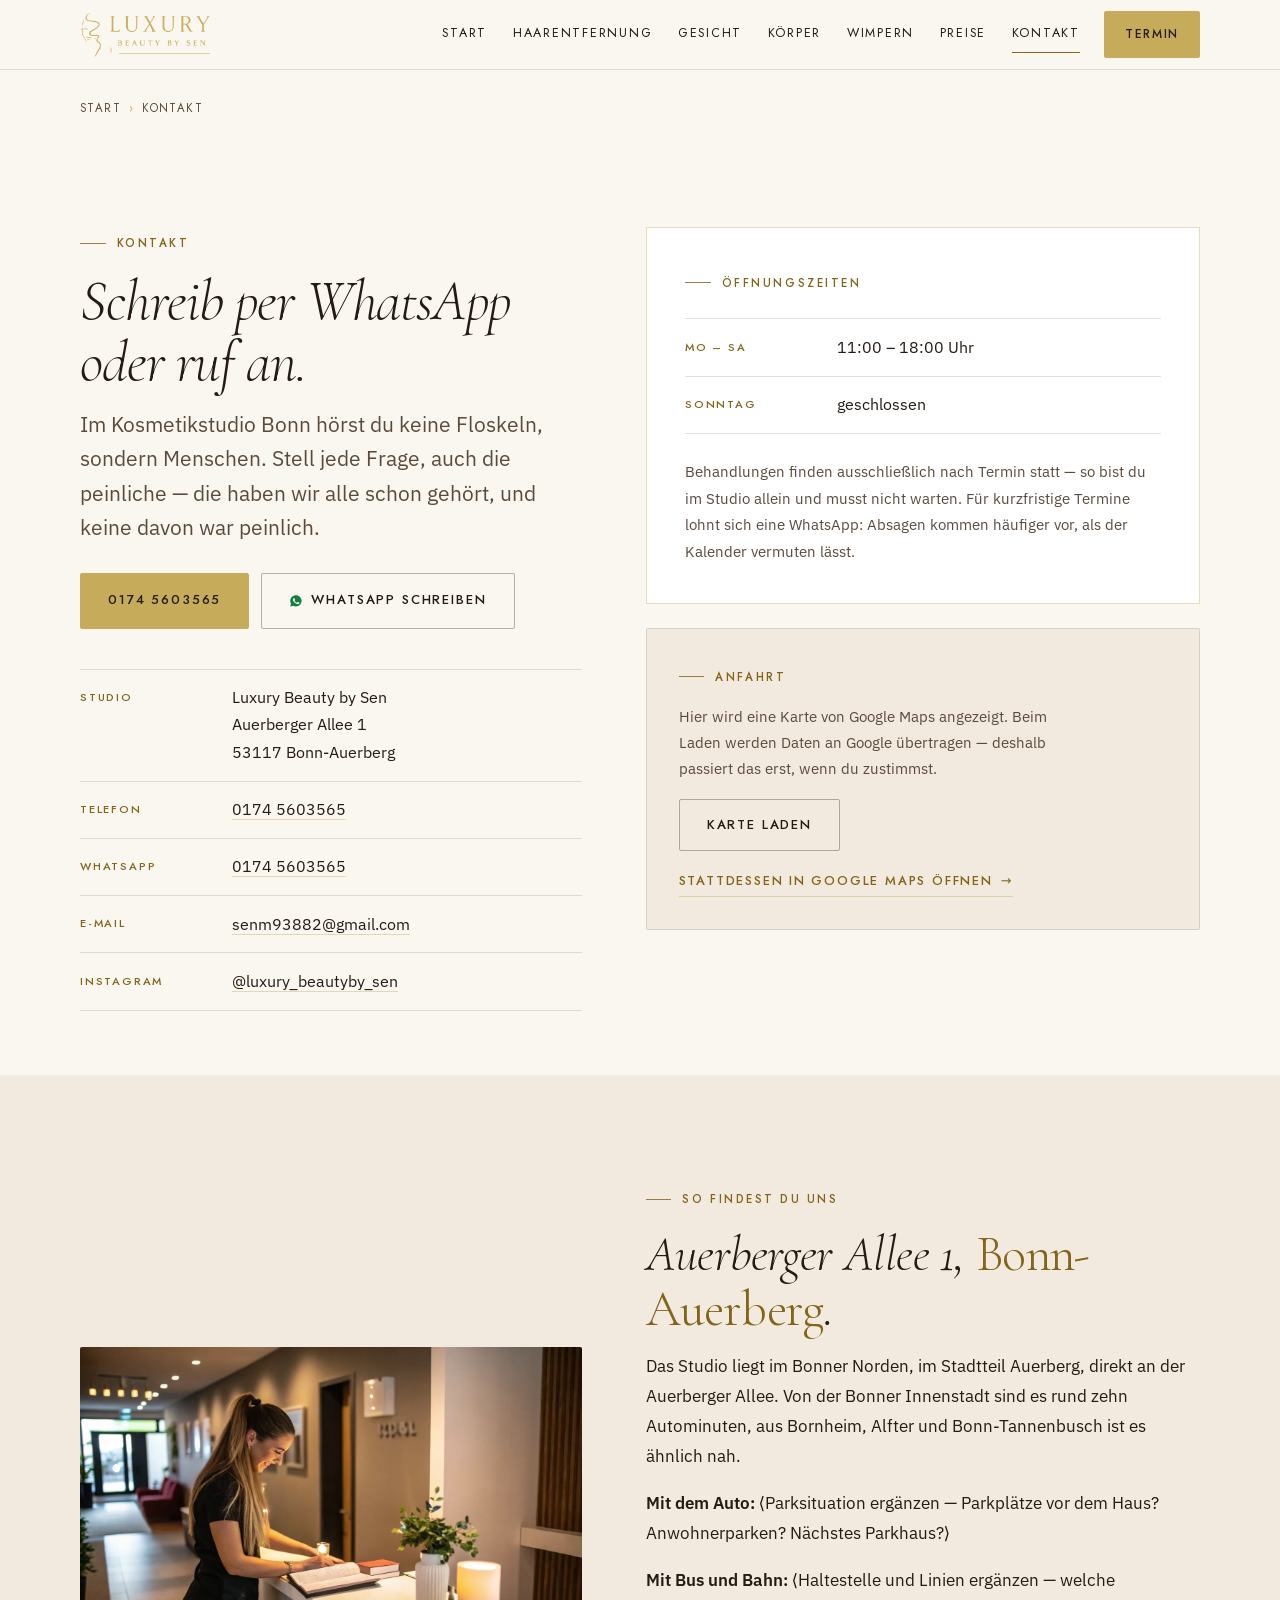
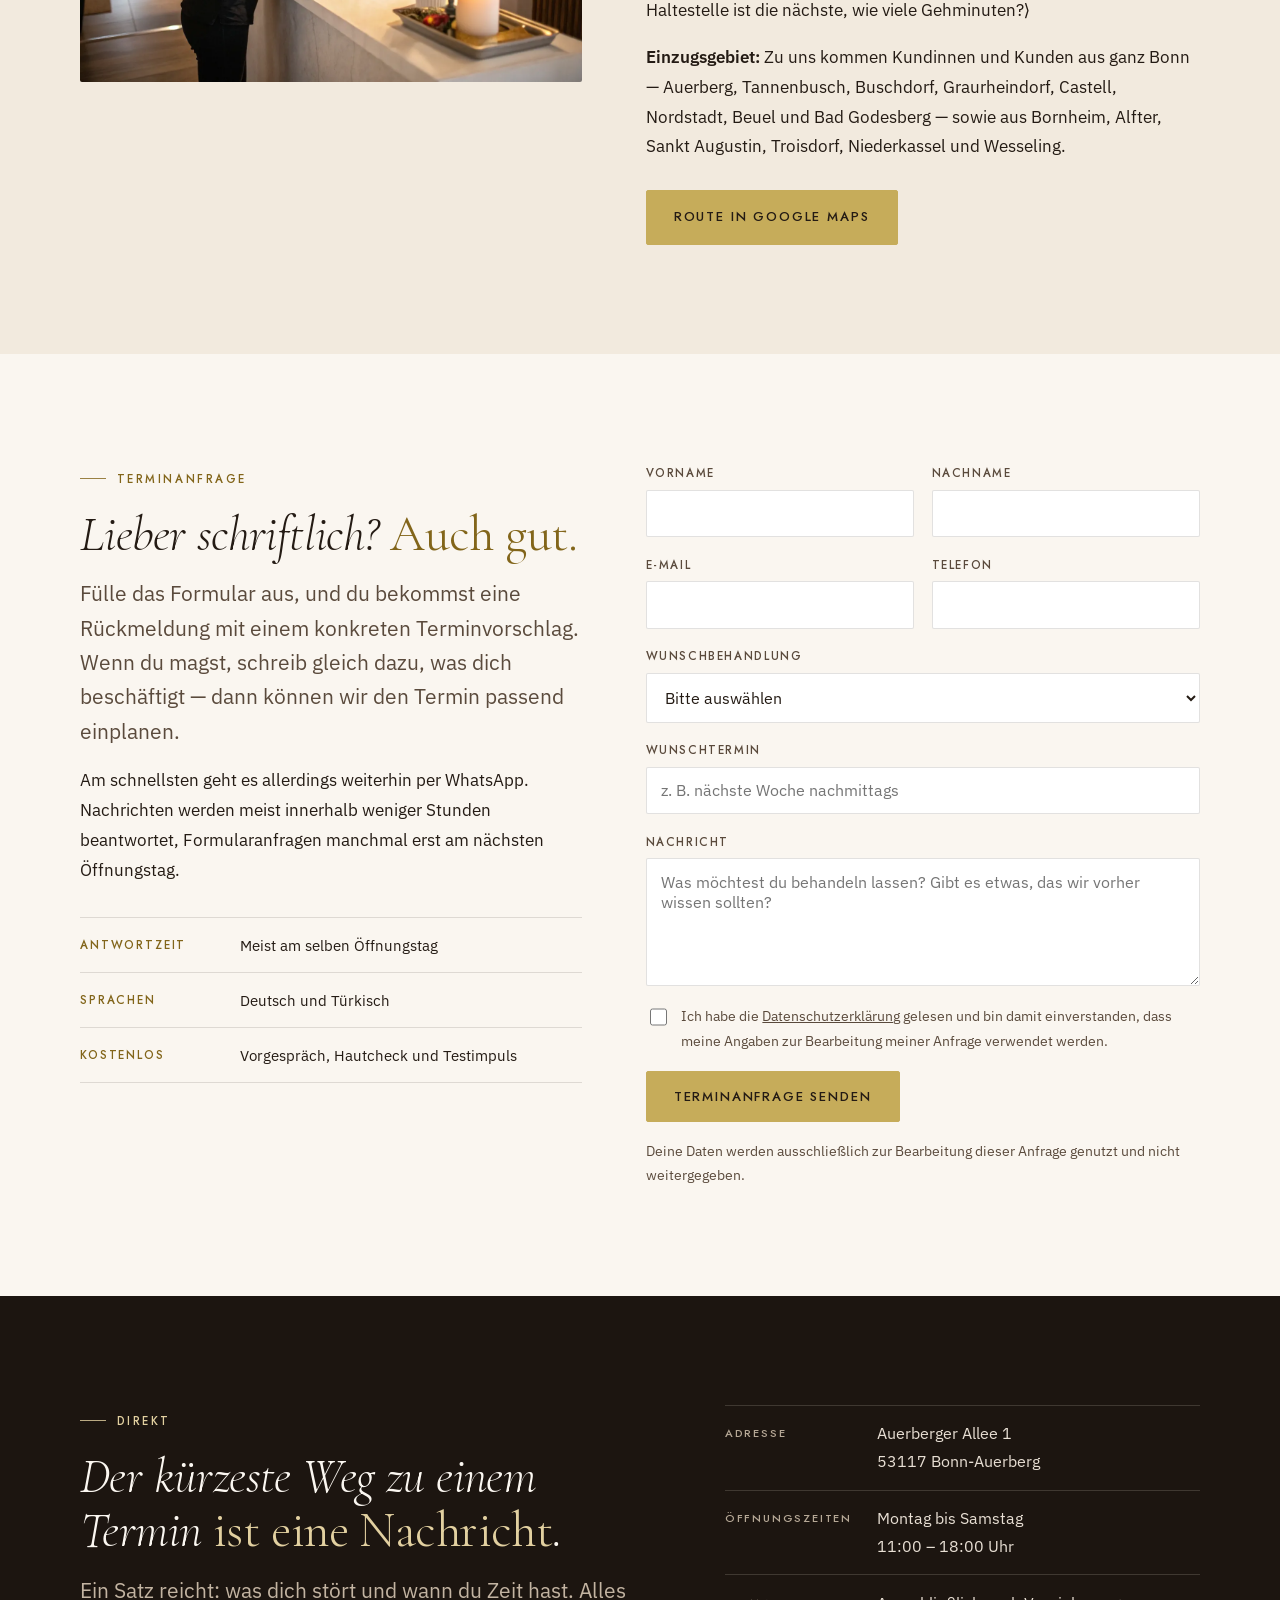
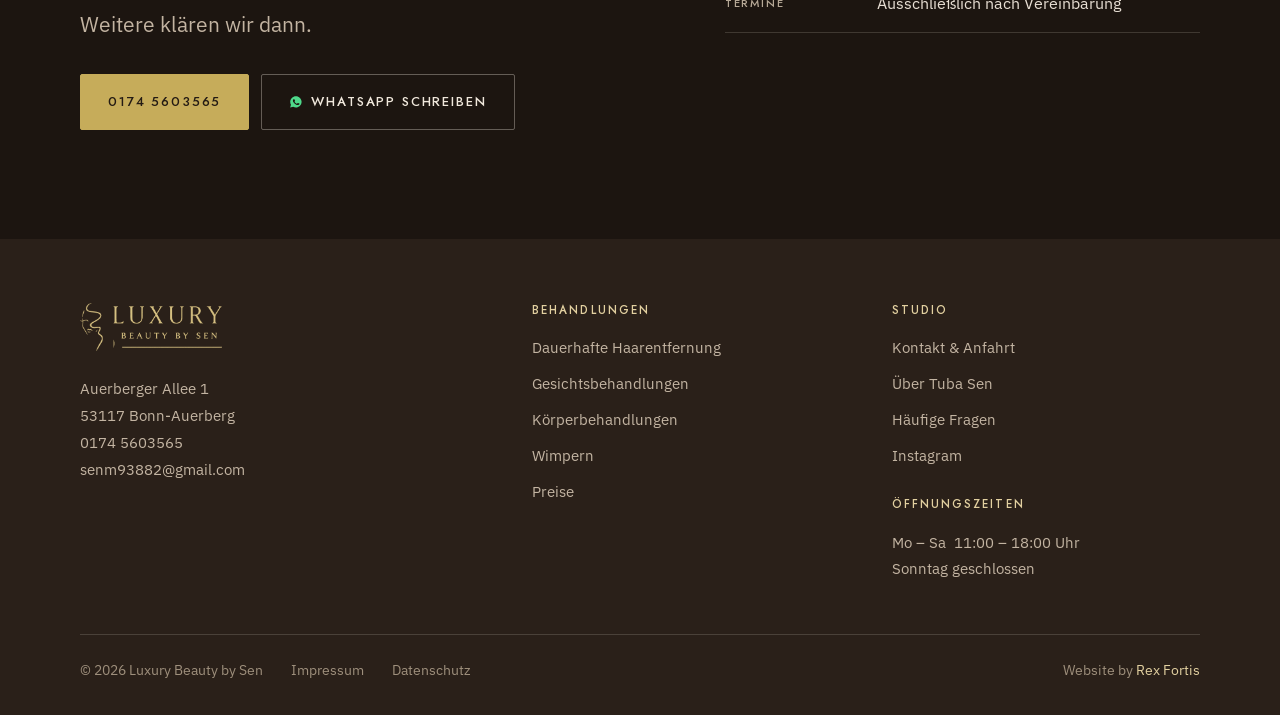
<file: kontakt/index.html>
<!DOCTYPE html>
<html lang="de">
<head>
<meta charset="UTF-8">
<meta name="viewport" content="width=device-width, initial-scale=1.0">
<title>Kontakt &amp; Termin – Kosmetikstudio Bonn-Auerberg</title>
<meta name="description" content="Luxury Beauty by Sen, Auerberger Allee 1, 53117 Bonn-Auerberg. Termin per WhatsApp oder Anruf unter 0174 5603565. Geöffnet Montag bis Samstag, 11–18 Uhr.">
<link rel="canonical" href="https://luxurybeauty-sen.de/kontakt/">
<meta name="robots" content="noindex, nofollow">

<meta property="og:type" content="website">
<meta property="og:locale" content="de_DE">
<meta property="og:site_name" content="Luxury Beauty by Sen">
<meta property="og:title" content="Kontakt &amp; Termin – Kosmetikstudio Bonn-Auerberg">
<meta property="og:description" content="Auerberger Allee 1, 53117 Bonn. Termin per WhatsApp oder Anruf unter 0174 5603565. Mo–Sa 11–18 Uhr.">
<meta property="og:url" content="https://luxurybeauty-sen.de/kontakt/">
<meta property="og:image" content="https://luxurybeauty-sen.de/assets/studio-empfang.webp">
<meta property="og:image:width" content="1400">
<meta property="og:image:height" content="933">
<meta name="twitter:card" content="summary_large_image">
<meta name="theme-color" content="#1C1510">

<link rel="icon" href="../assets/favicon.ico" sizes="any">
<link rel="icon" type="image/png" sizes="192x192" href="../assets/favicon-192.png">
<link rel="apple-touch-icon" href="../assets/favicon-192.png">
<link rel="manifest" href="../site.webmanifest">
<script>document.documentElement.classList.add('js')</script>
<link rel="preload" href="../assets/fonts/cormorant.woff2" as="font" type="font/woff2" crossorigin>
<link rel="preload" href="../assets/fonts/plex-sans.woff2" as="font" type="font/woff2" crossorigin>
<link rel="preload" href="../assets/fonts/jost.woff2" as="font" type="font/woff2" crossorigin>
<link rel="stylesheet" href="../assets/styles.css?v=1">

<script type="application/ld+json">
{
  "@context": "https://schema.org",
  "@graph": [
    {
      "@type": "ContactPage",
      "@id": "https://luxurybeauty-sen.de/kontakt/#webpage",
      "url": "https://luxurybeauty-sen.de/kontakt/",
      "name": "Kontakt & Termin – Luxury Beauty by Sen, Bonn",
      "about": { "@id": "https://luxurybeauty-sen.de/#studio" },
      "inLanguage": "de-DE"
    },
    {
      "@type": "BreadcrumbList",
      "itemListElement": [
        { "@type": "ListItem", "position": 1, "name": "Start", "item": "https://luxurybeauty-sen.de/" },
        { "@type": "ListItem", "position": 2, "name": "Kontakt", "item": "https://luxurybeauty-sen.de/kontakt/" }
      ]
    }
  ]
}
</script>
</head>
<body>
<a class="skip" href="#inhalt">Zum Inhalt springen</a>

<header class="kopf">
  <div class="kopf__in">
    <a class="marke" href="../" aria-label="Luxury Beauty by Sen – zur Startseite">
      <img src="../assets/logo-lockup.webp" width="887" height="300" alt="Luxury Beauty by Sen">
    </a>
    <nav class="nav" id="hauptnav" aria-label="Hauptnavigation">
      <a href="../">Start</a>
      <a href="../laser-haarentfernung-bonn/">Haarentfernung</a>
      <a href="../gesichtsbehandlung-bonn/">Gesicht</a>
      <a href="../koerperbehandlung-bonn/">Körper</a>
      <a href="../wimpernverlaengerung-bonn/">Wimpern</a>
      <a href="../preise/">Preise</a>
      <a href="./" aria-current="page">Kontakt</a>
    </nav>
    <div class="kopf__cta">
      <a class="knopf knopf--gold" href="https://wa.me/491745603565?text=Hallo%20Tuba%2C%20ich%20h%C3%A4tte%20gern%20einen%20Termin." rel="noopener">Termin</a>
    </div>
    <button class="nav-schalter" type="button" aria-expanded="false" aria-controls="hauptnav" aria-label="Menü öffnen">
      <span></span><span></span><span></span>
    </button>
  </div>
</header>

<main id="inhalt">

  <div class="huelle">
    <nav class="krumen" aria-label="Brotkrumen">
      <ol>
        <li><a href="../">Start</a></li>
        <li>Kontakt</li>
      </ol>
    </nav>
  </div>

  <section class="sek" id="kontakt" style="padding-bottom:clamp(2.5rem,5vw,4rem)">
    <div class="huelle">
      <div class="duo duo--schmal" style="align-items:start">
        <div>
          <span class="etikett">Kontakt</span>
          <h1 style="font-size:clamp(2.2rem,5vw,3.6rem)">Schreib per WhatsApp oder ruf an.</h1>
          <p class="lead">Im Kosmetikstudio Bonn hörst du keine Floskeln, sondern Menschen. Stell jede Frage, auch die peinliche — die haben wir alle schon gehört, und keine davon war peinlich.</p>
          <div class="knopf-paar" style="margin-top:1.75rem">
            <a class="knopf knopf--gold" href="tel:+491745603565">0174 5603565</a>
            <a class="knopf knopf--rand" href="https://wa.me/491745603565?text=Hallo%20Tuba%2C%20ich%20h%C3%A4tte%20gern%20einen%20Termin." rel="noopener">
              <svg class="wa-punkt" viewBox="0 0 24 24" fill="currentColor" aria-hidden="true"><path d="M12.04 2C6.58 2 2.13 6.45 2.13 11.91c0 1.75.46 3.45 1.32 4.95L2 22l5.25-1.38a9.9 9.9 0 0 0 4.79 1.22h.01c5.46 0 9.91-4.45 9.91-9.91S17.5 2 12.04 2m5.8 14.16c-.24.68-1.4 1.3-1.94 1.34-.5.04-.98.22-3.3-.69-2.77-1.09-4.54-3.92-4.68-4.1-.14-.19-1.12-1.49-1.12-2.85s.71-2.02.96-2.3c.25-.27.55-.34.73-.34.18 0 .37 0 .53.01.17.01.4-.06.62.48.24.55.8 1.9.87 2.04.07.14.12.3.02.49-.1.19-.15.3-.29.47-.15.16-.31.37-.44.5-.15.14-.3.3-.13.59.17.29.75 1.24 1.61 2.01 1.11.99 2.04 1.3 2.33 1.44.29.15.46.12.63-.07.17-.2.73-.85.92-1.14.19-.29.39-.24.65-.14.26.09 1.65.78 1.93.92.29.14.48.22.55.34.07.12.07.68-.17 1.36"/></svg>
              WhatsApp schreiben
            </a>
          </div>

          <ul class="kontaktliste" style="margin-top:2.5rem">
            <li><b>Studio</b><span>Luxury Beauty by Sen<br>Auerberger Allee 1<br>53117 Bonn-Auerberg</span></li>
            <li><b>Telefon</b><span><a href="tel:+491745603565">0174 5603565</a></span></li>
            <li><b>WhatsApp</b><span><a href="https://wa.me/491745603565" rel="noopener">0174 5603565</a></span></li>
            <li><b>E-Mail</b><span><a href="mailto:senm93882@gmail.com">senm93882@gmail.com</a></span></li>
            <li><b>Instagram</b><span><a href="https://www.instagram.com/luxury_beautyby_sen/" rel="noopener">@luxury_beautyby_sen</a></span></li>
          </ul>
        </div>

        <div>
          <div style="border:1px solid var(--linie-gold);padding:clamp(1.75rem,3vw,2.5rem);background:var(--blatt)">
            <span class="etikett">Öffnungszeiten</span>
            <ul class="kontaktliste" style="margin-top:.5rem">
              <li><b>Mo – Sa</b><span>11:00 – 18:00 Uhr</span></li>
              <li><b>Sonntag</b><span>geschlossen</span></li>
            </ul>
            <p style="margin:1.5rem 0 0;font-size:.95rem;color:var(--tinte-weich)">Behandlungen finden ausschließlich nach Termin statt — so bist du im Studio allein und musst nicht warten. Für kurzfristige Termine lohnt sich eine WhatsApp: Absagen kommen häufiger vor, als der Kalender vermuten lässt.</p>
          </div>

          <div class="karte-box" id="mapbox" style="margin-top:1.5rem">
            <div class="karte-box__platzhalter">
              <span class="etikett">Anfahrt</span>
              <p>Hier wird eine Karte von Google Maps angezeigt. Beim Laden werden Daten an Google übertragen — deshalb passiert das erst, wenn du zustimmst.</p>
              <button class="knopf knopf--rand" type="button" data-karte-laden>Karte laden</button>
              <p style="margin:1rem 0 0"><a class="pfeil" href="https://maps.google.com/?cid=11065291713074190375" rel="noopener">Stattdessen in Google Maps öffnen <span aria-hidden="true">→</span></a></p>
            </div>
          </div>
        </div>
      </div>
    </div>
  </section>

  <section class="sek sek--sand" id="anfahrt">
    <div class="huelle duo duo--schmal">
      <div class="duo__bild einblenden">
        <img src="../assets/studio-empfang.webp" width="1400" height="933" alt="Empfangsbereich von Luxury Beauty by Sen in der Auerberger Allee in Bonn" loading="lazy" decoding="async">
      </div>
      <div class="duo__text einblenden">
        <span class="etikett">So findest du uns</span>
        <h2>Auerberger Allee 1, <em>Bonn-Auerberg</em>.</h2>
        <p>Das Studio liegt im Bonner Norden, im Stadtteil Auerberg, direkt an der Auerberger Allee. Von der Bonner Innenstadt sind es rund zehn Autominuten, aus Bornheim, Alfter und Bonn-Tannenbusch ist es ähnlich nah.</p>
        <p><strong>Mit dem Auto:</strong> ⟨Parksituation ergänzen — Parkplätze vor dem Haus? Anwohnerparken? Nächstes Parkhaus?⟩</p>
        <p><strong>Mit Bus und Bahn:</strong> ⟨Haltestelle und Linien ergänzen — welche Haltestelle ist die nächste, wie viele Gehminuten?⟩</p>
        <p><strong>Einzugsgebiet:</strong> Zu uns kommen Kundinnen und Kunden aus ganz Bonn — Auerberg, Tannenbusch, Buschdorf, Graurheindorf, Castell, Nordstadt, Beuel und Bad Godesberg — sowie aus Bornheim, Alfter, Sankt Augustin, Troisdorf, Niederkassel und Wesseling.</p>
        <div class="knopf-paar" style="margin-top:1.75rem">
          <a class="knopf knopf--gold" href="https://maps.google.com/?cid=11065291713074190375" rel="noopener">Route in Google Maps</a>
        </div>
      </div>
    </div>
  </section>

  <section class="sek" id="terminanfrage">
    <div class="huelle duo duo--schmal" style="align-items:start">
      <div class="einblenden">
        <span class="etikett">Terminanfrage</span>
        <h2>Lieber schriftlich? <em>Auch gut.</em></h2>
        <p class="lead">Fülle das Formular aus, und du bekommst eine Rückmeldung mit einem konkreten Terminvorschlag. Wenn du magst, schreib gleich dazu, was dich beschäftigt — dann können wir den Termin passend einplanen.</p>
        <p>Am schnellsten geht es allerdings weiterhin per WhatsApp. Nachrichten werden meist innerhalb weniger Stunden beantwortet, Formularanfragen manchmal erst am nächsten Öffnungstag.</p>
        <ul class="person__fakten" style="margin-top:2rem">
          <li><b>Antwortzeit</b><span>Meist am selben Öffnungstag</span></li>
          <li><b>Sprachen</b><span>Deutsch und Türkisch</span></li>
          <li><b>Kostenlos</b><span>Vorgespräch, Hautcheck und Testimpuls</span></li>
        </ul>
      </div>
      <div class="einblenden">
        <form class="formular" action="#" method="post" novalidate>
          <div class="feld feld--zwei">
            <div class="feld">
              <label for="vorname">Vorname</label>
              <input type="text" id="vorname" name="vorname" autocomplete="given-name" required>
            </div>
            <div class="feld">
              <label for="nachname">Nachname</label>
              <input type="text" id="nachname" name="nachname" autocomplete="family-name" required>
            </div>
          </div>
          <div class="feld feld--zwei">
            <div class="feld">
              <label for="email">E-Mail</label>
              <input type="email" id="email" name="email" autocomplete="email" required>
            </div>
            <div class="feld">
              <label for="telefon">Telefon</label>
              <input type="tel" id="telefon" name="telefon" autocomplete="tel">
            </div>
          </div>
          <div class="feld">
            <label for="behandlung">Wunschbehandlung</label>
            <select id="behandlung" name="behandlung">
              <option value="">Bitte auswählen</option>
              <option>Dauerhafte Haarentfernung</option>
              <option>Aqua Facial</option>
              <option>Microneedling</option>
              <option>Radiofrequenz</option>
              <option>Plasma Pen</option>
              <option>G5 Bodyforming</option>
              <option>Kosmetische Lymphdrainage</option>
              <option>Wimpernverlängerung</option>
              <option>Weiß ich noch nicht – bitte beraten</option>
            </select>
          </div>
          <div class="feld">
            <label for="wunschtermin">Wunschtermin</label>
            <input type="text" id="wunschtermin" name="wunschtermin" placeholder="z. B. nächste Woche nachmittags">
          </div>
          <div class="feld">
            <label for="nachricht">Nachricht</label>
            <textarea id="nachricht" name="nachricht" placeholder="Was möchtest du behandeln lassen? Gibt es etwas, das wir vorher wissen sollten?"></textarea>
          </div>
          <label class="zustimmung" for="datenschutz">
            <input type="checkbox" id="datenschutz" name="datenschutz" required>
            <span>Ich habe die <a href="../datenschutz.html">Datenschutzerklärung</a> gelesen und bin damit einverstanden, dass meine Angaben zur Bearbeitung meiner Anfrage verwendet werden.</span>
          </label>
          <div>
            <button class="knopf knopf--gold" type="submit">Terminanfrage senden</button>
          </div>
          <p class="formular__hinweis">Deine Daten werden ausschließlich zur Bearbeitung dieser Anfrage genutzt und nicht weitergegeben.</p>
        </form>
      </div>
    </div>
  </section>

  <section class="sek sek--nacht schluss" id="termin">
    <div class="huelle schluss__in">
      <div>
        <span class="etikett etikett--hell">Direkt</span>
        <h2>Der kürzeste Weg zu einem Termin <em>ist eine Nachricht</em>.</h2>
        <p class="lead">Ein Satz reicht: was dich stört und wann du Zeit hast. Alles Weitere klären wir dann.</p>
        <div class="knopf-paar" style="margin-top:2rem">
          <a class="knopf knopf--gold" href="tel:+491745603565">0174 5603565</a>
          <a class="knopf knopf--rand" href="https://wa.me/491745603565?text=Hallo%20Tuba%2C%20ich%20h%C3%A4tte%20gern%20einen%20Termin." rel="noopener">
            <svg class="wa-punkt" viewBox="0 0 24 24" fill="currentColor" aria-hidden="true"><path d="M12.04 2C6.58 2 2.13 6.45 2.13 11.91c0 1.75.46 3.45 1.32 4.95L2 22l5.25-1.38a9.9 9.9 0 0 0 4.79 1.22h.01c5.46 0 9.91-4.45 9.91-9.91S17.5 2 12.04 2m5.8 14.16c-.24.68-1.4 1.3-1.94 1.34-.5.04-.98.22-3.3-.69-2.77-1.09-4.54-3.92-4.68-4.1-.14-.19-1.12-1.49-1.12-2.85s.71-2.02.96-2.3c.25-.27.55-.34.73-.34.18 0 .37 0 .53.01.17.01.4-.06.62.48.24.55.8 1.9.87 2.04.07.14.12.3.02.49-.1.19-.15.3-.29.47-.15.16-.31.37-.44.5-.15.14-.3.3-.13.59.17.29.75 1.24 1.61 2.01 1.11.99 2.04 1.3 2.33 1.44.29.15.46.12.63-.07.17-.2.73-.85.92-1.14.19-.29.39-.24.65-.14.26.09 1.65.78 1.93.92.29.14.48.22.55.34.07.12.07.68-.17 1.36"/></svg>
            WhatsApp schreiben
          </a>
        </div>
      </div>
      <div>
        <ul class="kontaktliste">
          <li><b>Adresse</b><span>Auerberger Allee 1<br>53117 Bonn-Auerberg</span></li>
          <li><b>Öffnungszeiten</b><span>Montag bis Samstag<br>11:00 – 18:00 Uhr</span></li>
          <li><b>Termine</b><span>Ausschließlich nach Vereinbarung</span></li>
        </ul>
      </div>
    </div>
  </section>

</main>

<footer class="fuss">
  <div class="huelle">
    <div class="fuss__in">
      <div class="fuss__marke">
        <img src="../assets/logo-lockup-hell.webp" width="887" height="300" alt="Luxury Beauty by Sen">
        <address>
          Auerberger Allee 1<br>
          53117 Bonn-Auerberg<br>
          <a href="tel:+491745603565">0174 5603565</a><br>
          <a href="mailto:senm93882@gmail.com">senm93882@gmail.com</a>
        </address>
      </div>
      <div>
        <h4>Behandlungen</h4>
        <ul>
          <li><a href="../laser-haarentfernung-bonn/">Dauerhafte Haarentfernung</a></li>
          <li><a href="../gesichtsbehandlung-bonn/">Gesichtsbehandlungen</a></li>
          <li><a href="../koerperbehandlung-bonn/">Körperbehandlungen</a></li>
          <li><a href="../wimpernverlaengerung-bonn/">Wimpern</a></li>
          <li><a href="../preise/">Preise</a></li>
        </ul>
      </div>
      <div>
        <h4>Studio</h4>
        <ul>
          <li><a href="./">Kontakt &amp; Anfahrt</a></li>
          <li><a href="../#tuba">Über Tuba Sen</a></li>
          <li><a href="../#fragen">Häufige Fragen</a></li>
          <li><a href="https://www.instagram.com/luxury_beautyby_sen/" rel="noopener">Instagram</a></li>
        </ul>
        <h4 style="margin-top:1.75rem">Öffnungszeiten</h4>
        <p style="margin:0">Mo – Sa&nbsp;&nbsp;11:00 – 18:00 Uhr<br>Sonntag geschlossen</p>
      </div>
    </div>
    <div class="fuss__unten">
      <span>© 2026 Luxury Beauty by Sen</span>
      <a href="../impressum.html">Impressum</a>
      <a href="../datenschutz.html">Datenschutz</a>
      <span class="fuss__credit">Website by <a href="https://rexfortis.de" rel="noopener">Rex Fortis</a></span>
    </div>
  </div>
</footer>

<script src="../assets/seite.js" defer></script>
</body>
</html>
</file>
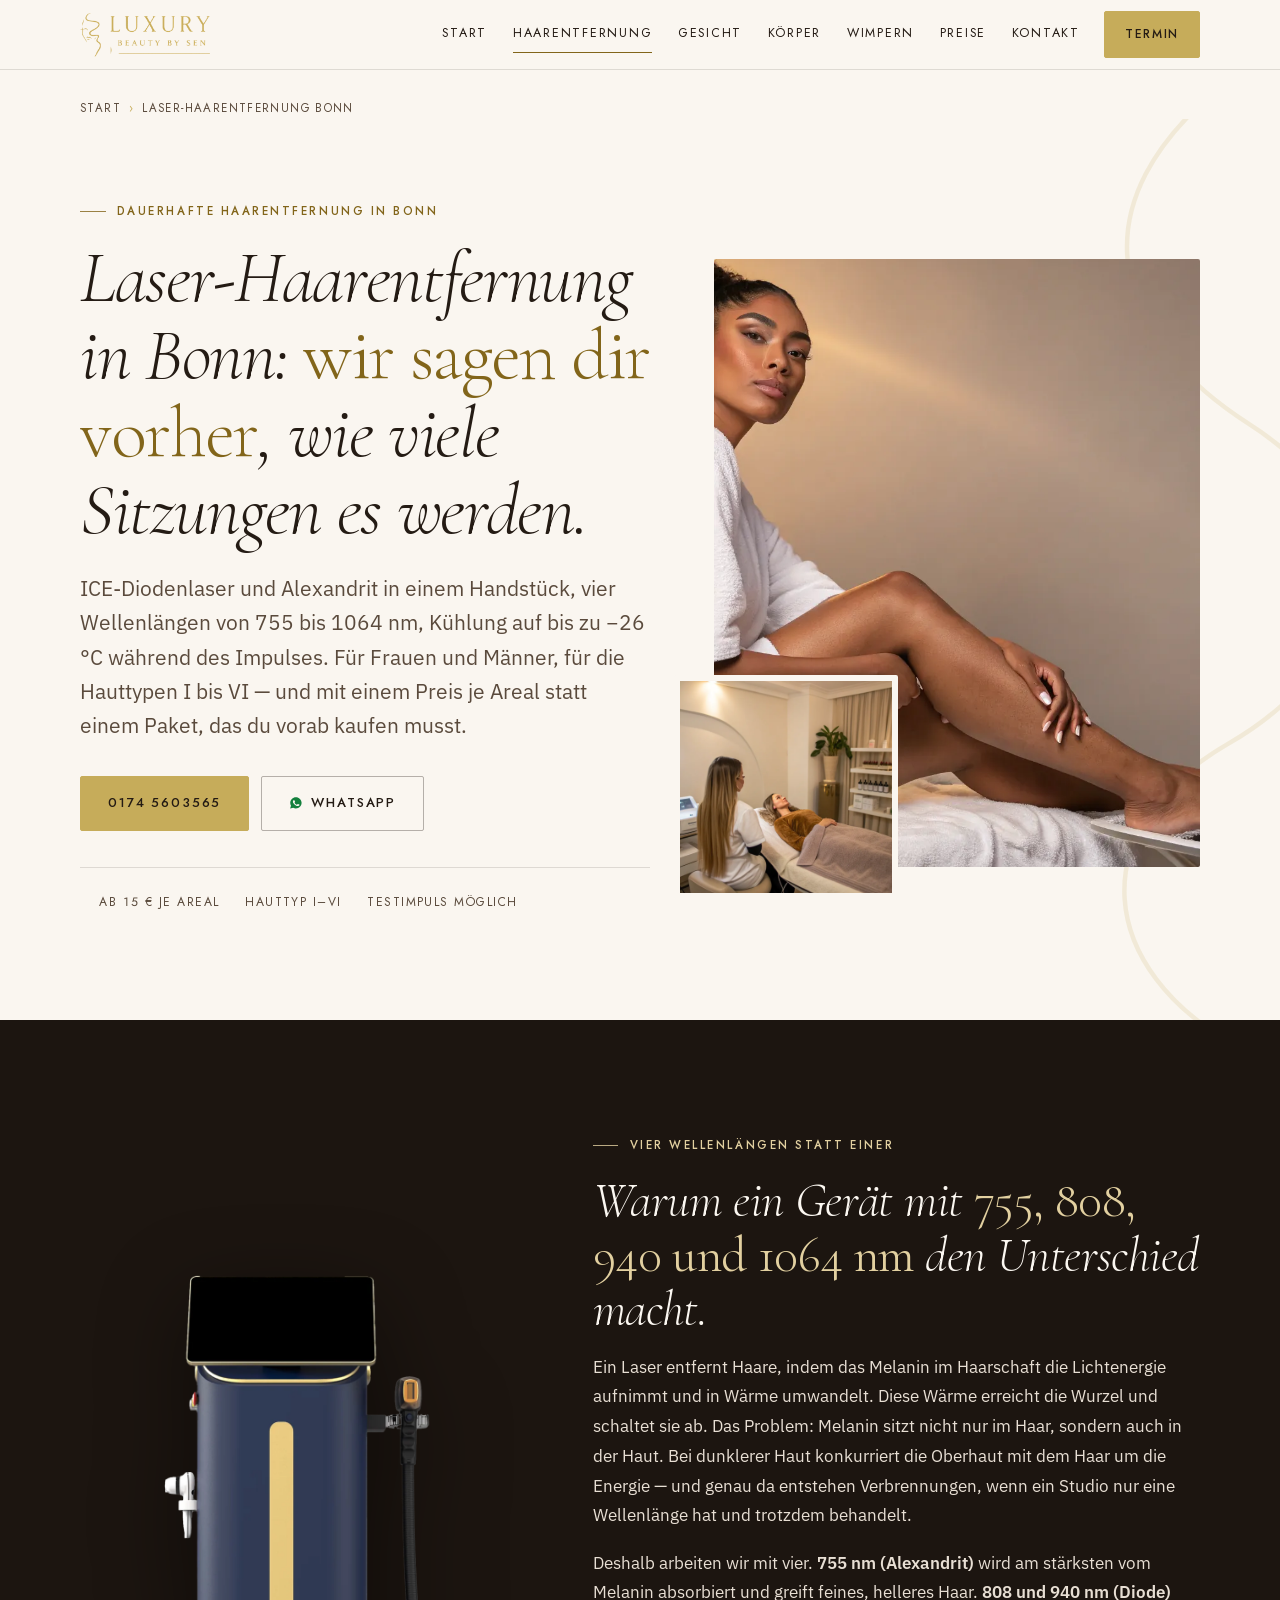
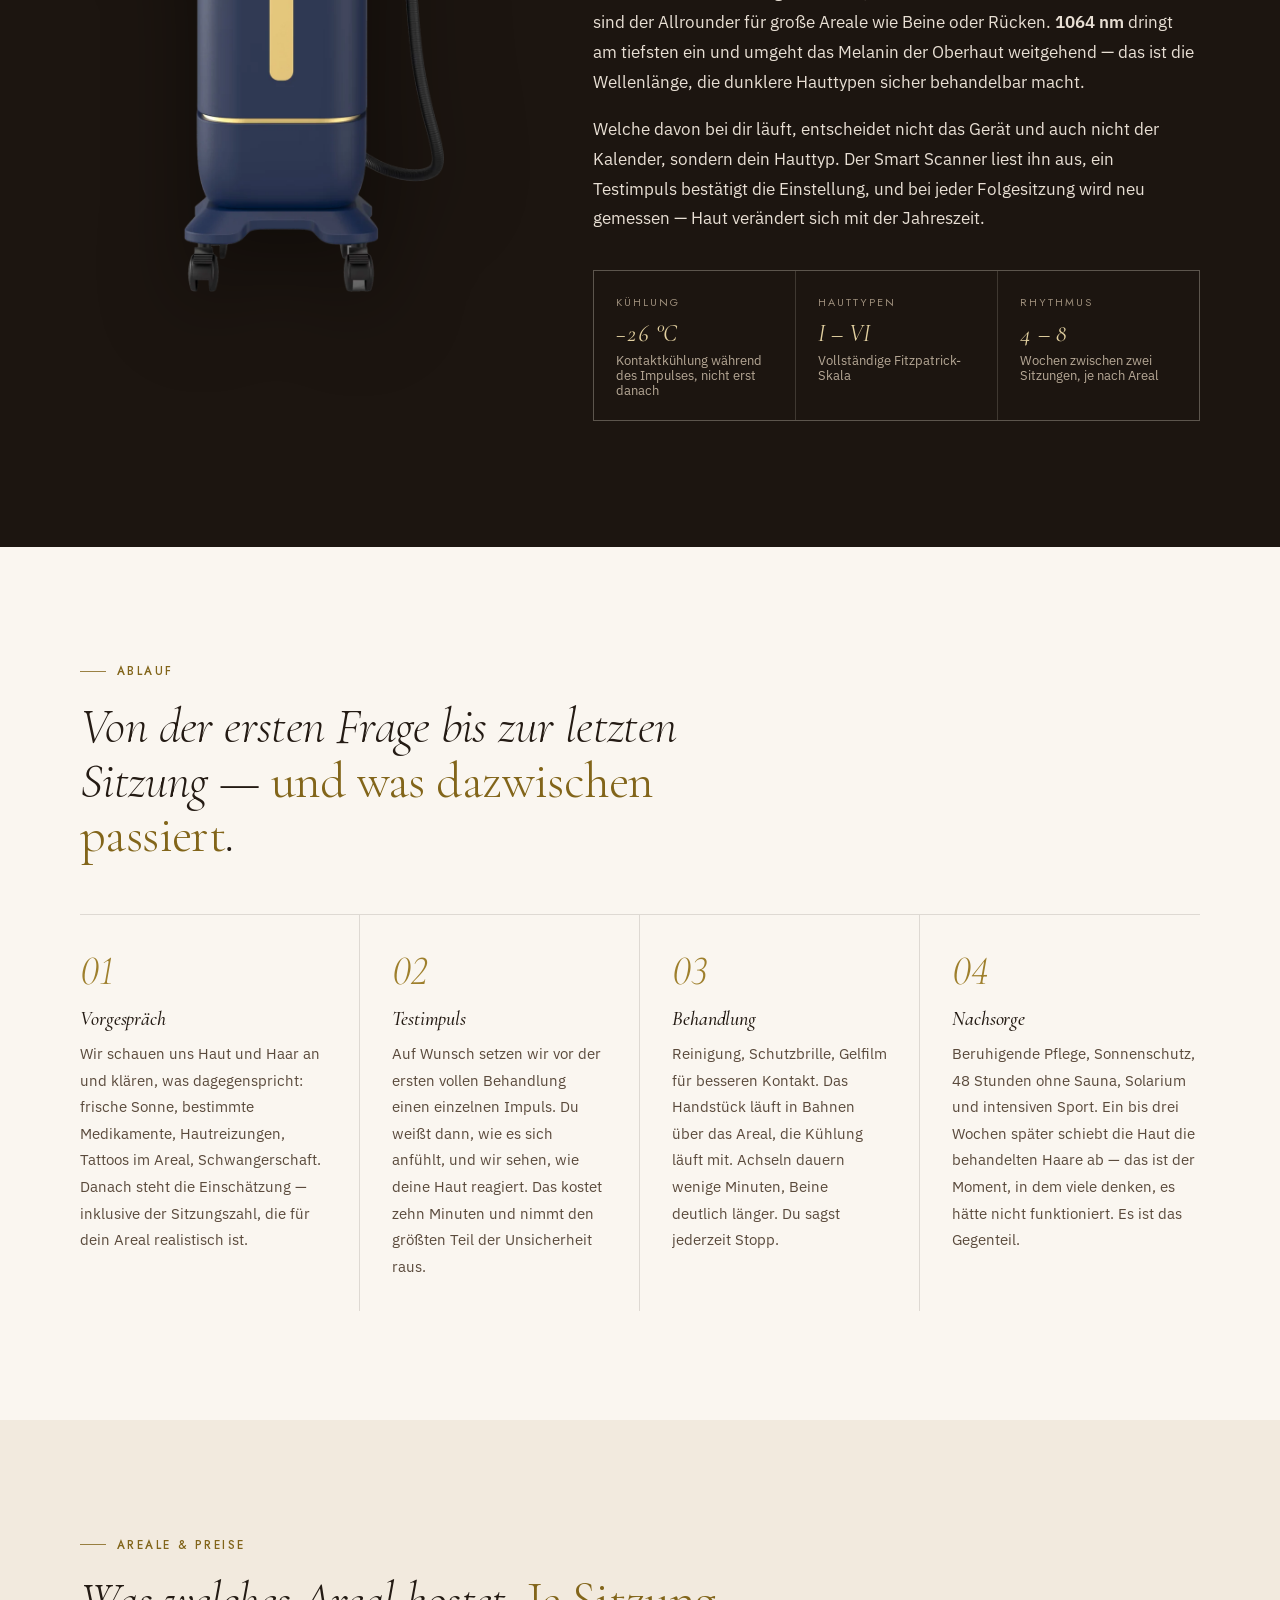
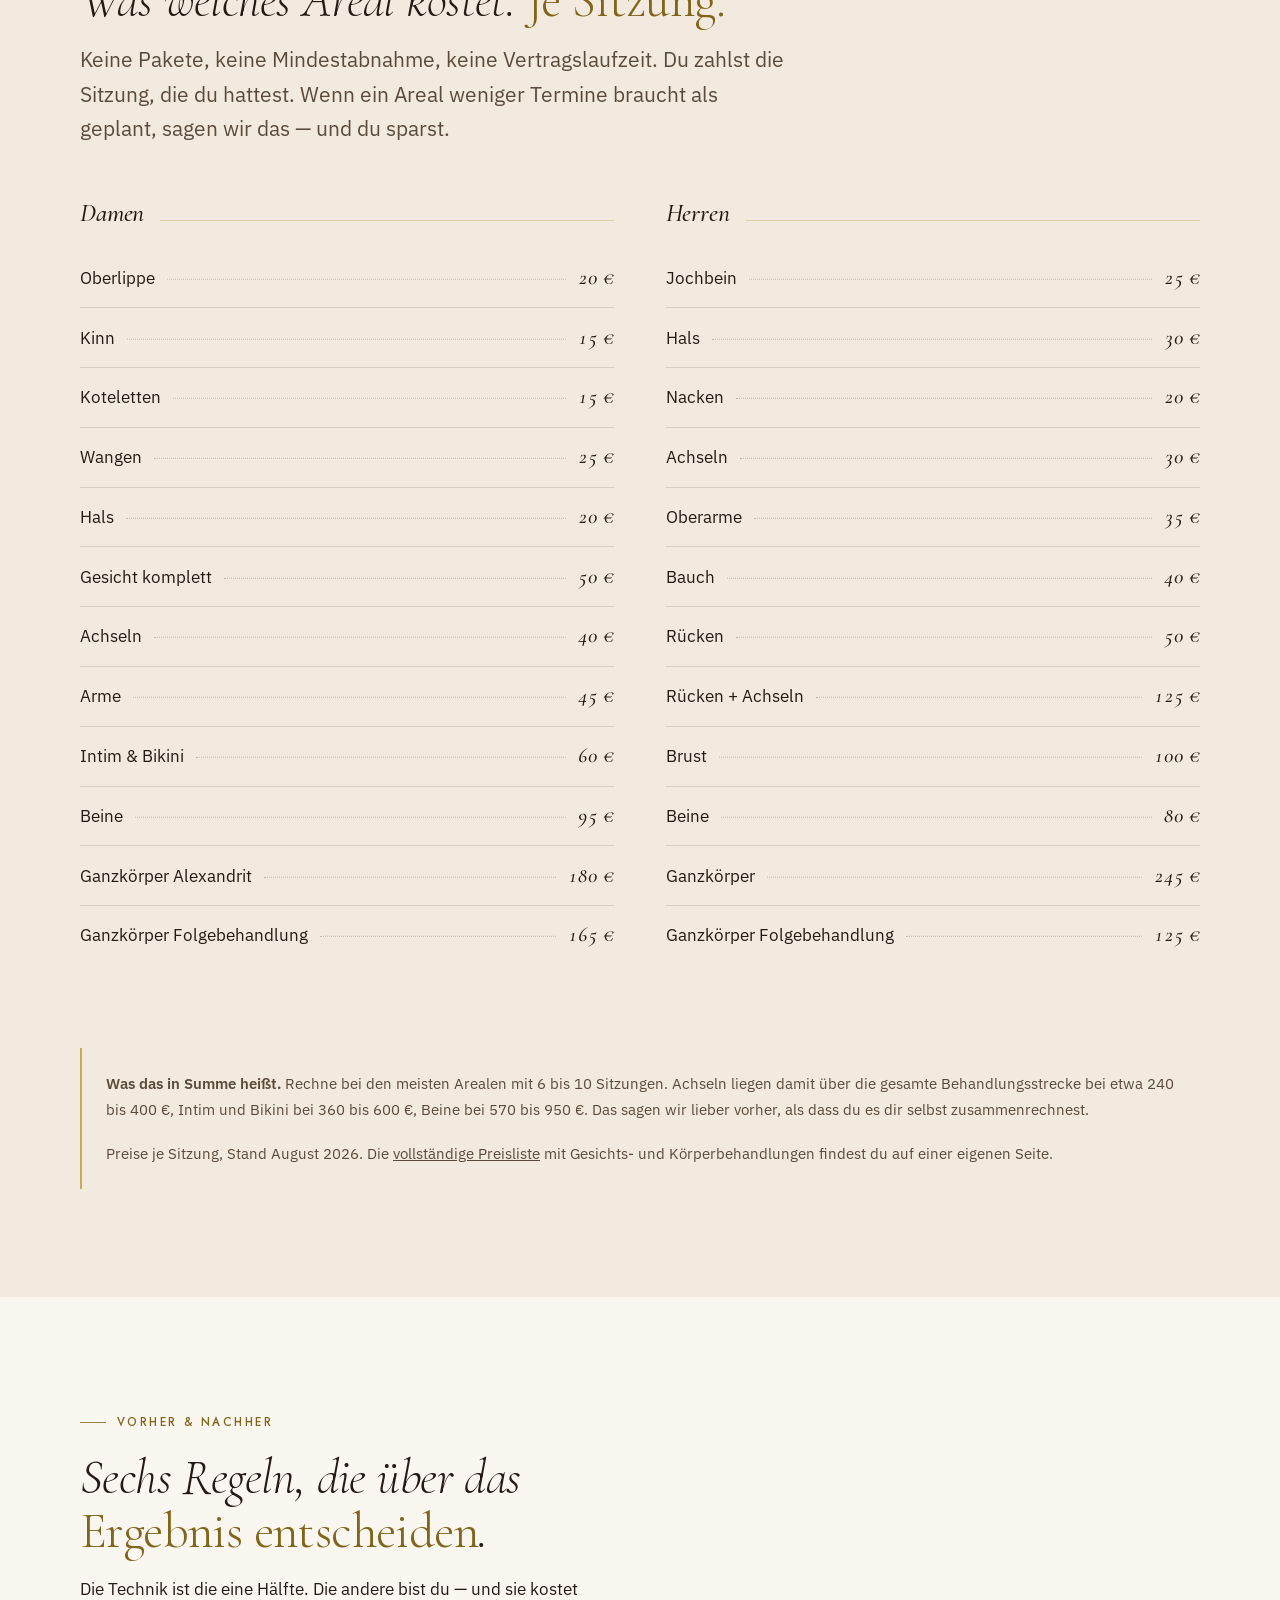
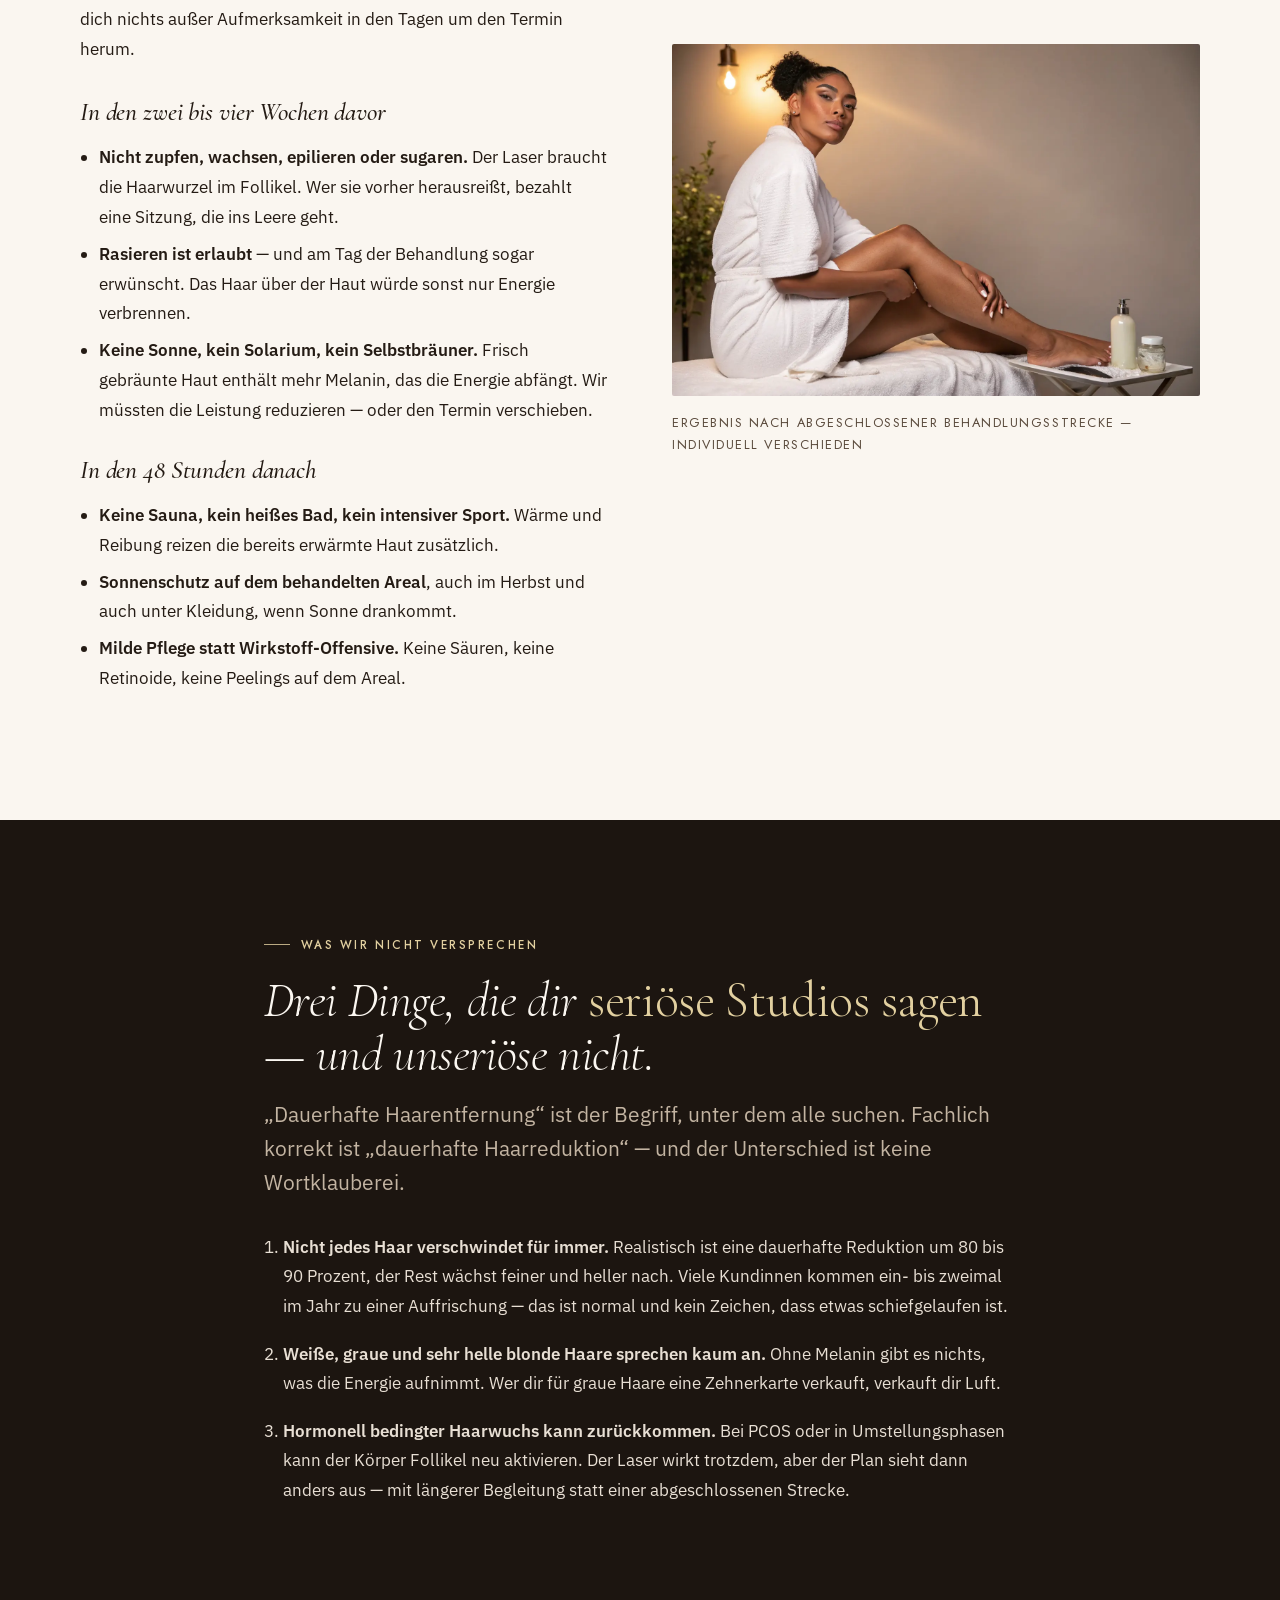
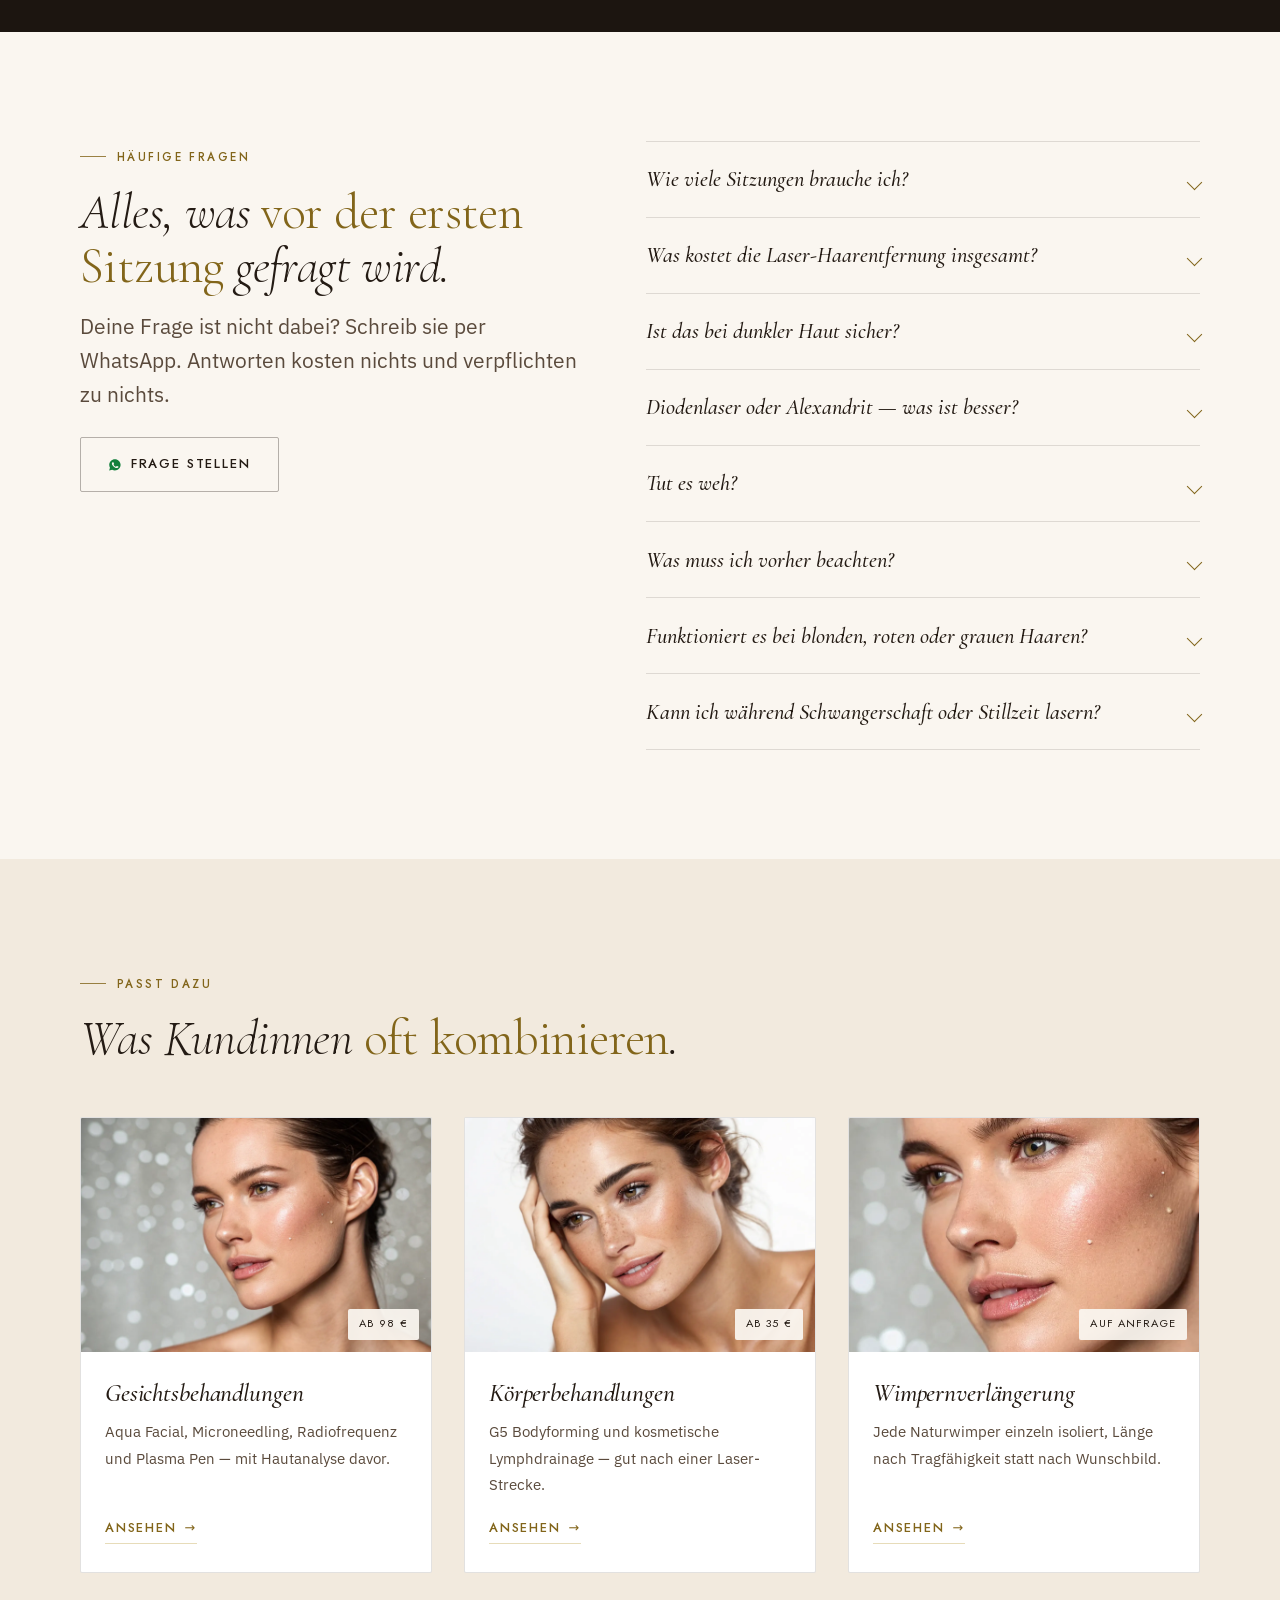
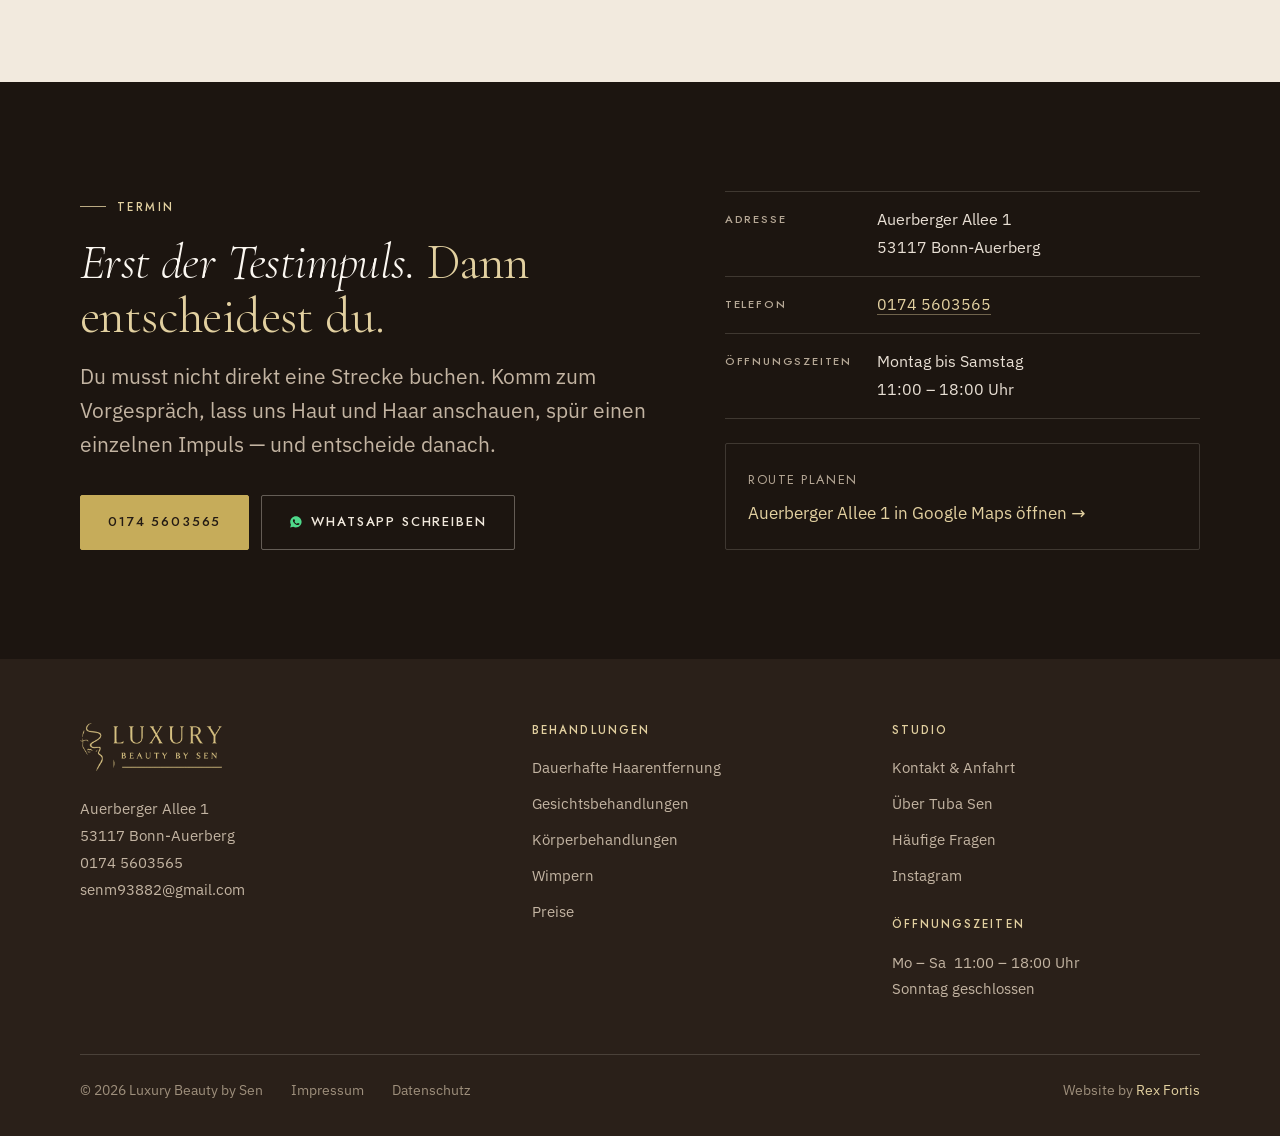
<file: laser-haarentfernung-bonn/index.html>
<!DOCTYPE html>
<html lang="de">
<head>
<meta charset="UTF-8">
<meta name="viewport" content="width=device-width, initial-scale=1.0">
<title>Laser-Haarentfernung Bonn – dauerhaft, ab 15 € | Luxury Beauty</title>
<meta name="description" content="Laser-Haarentfernung in Bonn-Auerberg: Diodenlaser &amp; Alexandrit, 4 Wellenlängen, Hauttyp I–VI, −26 °C Kühlung. Preise je Areal ab 15 €.">
<link rel="canonical" href="https://luxurybeauty-sen.de/laser-haarentfernung-bonn/">
<meta name="robots" content="noindex, nofollow">

<meta property="og:type" content="article">
<meta property="og:locale" content="de_DE">
<meta property="og:site_name" content="Luxury Beauty by Sen">
<meta property="og:title" content="Laser-Haarentfernung Bonn – dauerhaft, ab 15 €">
<meta property="og:description" content="Diodenlaser &amp; Alexandrit, vier Wellenlängen, Hauttyp I–VI, aktive Kühlung auf −26 °C. Preise je Areal, Sitzungszahl vorher besprochen.">
<meta property="og:url" content="https://luxurybeauty-sen.de/laser-haarentfernung-bonn/">
<meta property="og:image" content="https://luxurybeauty-sen.de/assets/laser-haarentfernung.webp">
<meta property="og:image:width" content="1500">
<meta property="og:image:height" content="1000">
<meta name="twitter:card" content="summary_large_image">
<meta name="theme-color" content="#1C1510">

<link rel="icon" href="../assets/favicon.ico" sizes="any">
<link rel="icon" type="image/png" sizes="192x192" href="../assets/favicon-192.png">
<link rel="apple-touch-icon" href="../assets/favicon-192.png">
<link rel="manifest" href="../site.webmanifest">
<script>document.documentElement.classList.add('js')</script>
<link rel="preload" href="../assets/fonts/cormorant.woff2" as="font" type="font/woff2" crossorigin>
<link rel="preload" href="../assets/fonts/plex-sans.woff2" as="font" type="font/woff2" crossorigin>
<link rel="preload" href="../assets/fonts/jost.woff2" as="font" type="font/woff2" crossorigin>
<link rel="stylesheet" href="../assets/styles.css?v=1">

<script type="application/ld+json">
{
  "@context": "https://schema.org",
  "@graph": [
    {
      "@type": "Service",
      "@id": "https://luxurybeauty-sen.de/laser-haarentfernung-bonn/#service",
      "name": "Dauerhafte Laser-Haarentfernung in Bonn",
      "serviceType": "Dauerhafte Haarentfernung",
      "description": "Dauerhafte Haarreduktion mit ICE-Diodenlaser und Alexandritlaser in vier Wellenlängen (755, 808, 940, 1064 nm) für die Hauttypen I bis VI. Aktive Kontaktkühlung auf bis zu −26 °C, Testimpuls vor der ersten Sitzung, Preise je Areal.",
      "url": "https://luxurybeauty-sen.de/laser-haarentfernung-bonn/",
      "image": "https://luxurybeauty-sen.de/assets/laser-haarentfernung.webp",
      "provider": { "@id": "https://luxurybeauty-sen.de/#studio" },
      "areaServed": [
        { "@type": "City", "name": "Bonn" },
        { "@type": "City", "name": "Bornheim" },
        { "@type": "City", "name": "Alfter" },
        { "@type": "City", "name": "Sankt Augustin" },
        { "@type": "City", "name": "Niederkassel" }
      ],
      "audience": { "@type": "Audience", "audienceType": "Frauen und Männer" },
      "hasOfferCatalog": {
        "@type": "OfferCatalog",
        "name": "Preise Laser-Haarentfernung je Areal und Sitzung",
        "itemListElement": [
          { "@type": "Offer", "name": "Oberlippe", "price": "20", "priceCurrency": "EUR" },
          { "@type": "Offer", "name": "Kinn", "price": "15", "priceCurrency": "EUR" },
          { "@type": "Offer", "name": "Koteletten", "price": "15", "priceCurrency": "EUR" },
          { "@type": "Offer", "name": "Wangen", "price": "25", "priceCurrency": "EUR" },
          { "@type": "Offer", "name": "Hals", "price": "20", "priceCurrency": "EUR" },
          { "@type": "Offer", "name": "Gesicht komplett", "price": "50", "priceCurrency": "EUR" },
          { "@type": "Offer", "name": "Achseln", "price": "40", "priceCurrency": "EUR" },
          { "@type": "Offer", "name": "Arme", "price": "45", "priceCurrency": "EUR" },
          { "@type": "Offer", "name": "Intim & Bikini", "price": "60", "priceCurrency": "EUR" },
          { "@type": "Offer", "name": "Beine", "price": "95", "priceCurrency": "EUR" },
          { "@type": "Offer", "name": "Ganzkörper Alexandrit", "price": "180", "priceCurrency": "EUR" },
          { "@type": "Offer", "name": "Herren Rücken", "price": "50", "priceCurrency": "EUR" },
          { "@type": "Offer", "name": "Herren Brust", "price": "100", "priceCurrency": "EUR" },
          { "@type": "Offer", "name": "Herren Ganzkörper", "price": "245", "priceCurrency": "EUR" }
        ]
      }
    },
    {
      "@type": "BreadcrumbList",
      "itemListElement": [
        { "@type": "ListItem", "position": 1, "name": "Start", "item": "https://luxurybeauty-sen.de/" },
        { "@type": "ListItem", "position": 2, "name": "Laser-Haarentfernung Bonn", "item": "https://luxurybeauty-sen.de/laser-haarentfernung-bonn/" }
      ]
    },
    {
      "@type": "FAQPage",
      "mainEntity": [
        { "@type": "Question", "name": "Wie viele Sitzungen Laser-Haarentfernung brauche ich?",
          "acceptedAnswer": { "@type": "Answer", "text": "Realistisch sind 6 bis 10 Sitzungen im Abstand von 4 bis 8 Wochen. Der Laser erreicht nur Haare in der aktiven Wachstumsphase (Anagenphase), und die ist nie bei allen Haaren gleichzeitig. Achseln und Intim brauchen oft weniger Termine als Beine oder ein dichter Männerrücken. Die Einschätzung für dein Areal bekommst du beim ersten Termin." } },
        { "@type": "Question", "name": "Was kostet Laser-Haarentfernung in Bonn?",
          "acceptedAnswer": { "@type": "Answer", "text": "Bei Luxury Beauty by Sen zahlst du je Areal und Sitzung. Damen: Oberlippe 20 €, Kinn 15 €, Achseln 40 €, Arme 45 €, Intim und Bikini 60 €, Beine 95 €, Ganzkörper Alexandrit 180 €. Herren: Nacken 20 €, Rücken 50 €, Bauch 40 €, Brust 100 €, Beine 80 €, Ganzkörper 245 €. Es gibt keine Pakete, die man vorab kaufen muss." } },
        { "@type": "Question", "name": "Ist Laser-Haarentfernung bei dunkler Haut sicher?",
          "acceptedAnswer": { "@type": "Answer", "text": "Ja, bis Hauttyp VI nach Fitzpatrick. Möglich macht das die Wellenlänge 1064 nm: Sie dringt tiefer ein und wird vom Melanin der Oberhaut weniger stark absorbiert, sodass die Energie am Haarfollikel ankommt statt in der Haut. Der Smart Scanner erkennt den Hauttyp und schlägt die Einstellung vor, ein Testimpuls sichert sie ab." } },
        { "@type": "Question", "name": "Was ist der Unterschied zwischen Diodenlaser und Alexandritlaser?",
          "acceptedAnswer": { "@type": "Answer", "text": "Der Alexandritlaser arbeitet bei 755 nm und wird sehr stark vom Melanin absorbiert – ideal für feines und helleres Haar auf heller Haut. Der Diodenlaser deckt 808 und 940 nm ab, ist der Allrounder für große Areale, und die 1064-nm-Wellenlänge geht tief genug für dunklere Hauttypen. Bei Luxury Beauty by Sen sind beide Technologien in einem Handstück kombiniert, deshalb kann innerhalb einer Sitzung gewechselt werden." } },
        { "@type": "Question", "name": "Was muss ich vor der Laser-Behandlung beachten?",
          "acceptedAnswer": { "@type": "Answer", "text": "Zwei bis vier Wochen vorher nicht zupfen, wachsen, epilieren oder sugaren – der Laser braucht die Haarwurzel. Rasieren ist ausdrücklich erlaubt und am Tag der Behandlung sogar erwünscht. Keine Sonne und kein Solarium in den zwei Wochen davor, keine Selbstbräuner. Am Termin die Haut sauber lassen: kein Make-up, kein Deo, keine Öle oder Cremes auf dem Areal." } },
        { "@type": "Question", "name": "Was ist nach der Behandlung erlaubt?",
          "acceptedAnswer": { "@type": "Answer", "text": "In den ersten 48 Stunden kein Solarium, keine direkte intensive Sonne, keine Sauna, kein heißes Bad und kein intensiver Sport. Milde Pflege und Kühlung tun gut, Sonnenschutz ist Pflicht. Ein bis drei Wochen später schiebt die Haut die behandelten Haare ab – das sieht aus wie Nachwachsen, ist aber das Gegenteil." } },
        { "@type": "Question", "name": "Funktioniert der Laser auch bei blonden, roten oder grauen Haaren?",
          "acceptedAnswer": { "@type": "Answer", "text": "Nur eingeschränkt. Der Laser arbeitet über das Melanin im Haar – helle blonde, weiße und graue Haare enthalten kaum Melanin und sprechen deshalb kaum an. Rotes und dunkelblondes Haar reagiert unterschiedlich. Das sagen wir vor der ersten Sitzung und nicht nach der dritten; im Zweifel klärt ein Testimpuls, ob sich der Aufwand lohnt." } }
      ]
    }
  ]
}
</script>
</head>
<body>
<a class="skip" href="#inhalt">Zum Inhalt springen</a>

<header class="kopf">
  <div class="kopf__in">
    <a class="marke" href="../" aria-label="Luxury Beauty by Sen – zur Startseite">
      <img src="../assets/logo-lockup.webp" width="887" height="300" alt="Luxury Beauty by Sen">
    </a>
    <nav class="nav" id="hauptnav" aria-label="Hauptnavigation">
      <a href="../">Start</a>
      <a href="./" aria-current="page">Haarentfernung</a>
      <a href="../gesichtsbehandlung-bonn/">Gesicht</a>
      <a href="../koerperbehandlung-bonn/">Körper</a>
      <a href="../wimpernverlaengerung-bonn/">Wimpern</a>
      <a href="../preise/">Preise</a>
      <a href="../kontakt/">Kontakt</a>
    </nav>
    <div class="kopf__cta">
      <a class="knopf knopf--gold" href="https://wa.me/491745603565?text=Hallo%20Tuba%2C%20ich%20interessiere%20mich%20f%C3%BCr%20Laser-Haarentfernung." rel="noopener">Termin</a>
    </div>
    <button class="nav-schalter" type="button" aria-expanded="false" aria-controls="hauptnav" aria-label="Menü öffnen">
      <span></span><span></span><span></span>
    </button>
  </div>
</header>

<main id="inhalt">

  <div class="huelle">
    <nav class="krumen" aria-label="Brotkrumen">
      <ol>
        <li><a href="../">Start</a></li>
        <li>Laser-Haarentfernung Bonn</li>
      </ol>
    </nav>
  </div>

  <section class="hero" id="oben">
    <div class="bogen bogen--hero" aria-hidden="true">
      <svg viewBox="0 0 260 520" fill="none" xmlns="http://www.w3.org/2000/svg">
        <path d="M196 4C116 64 146 124 201 159c60 38 57 103-9 141-66 38-58 100 4 134-50 28-60 70-110 82"
              stroke="currentColor" stroke-width="2" stroke-linecap="round"/>
      </svg>
    </div>
    <div class="huelle hero__in">
      <div>
        <span class="etikett">Dauerhafte Haarentfernung in Bonn</span>
        <h1>Laser-Haarentfernung in Bonn: <em>wir sagen dir vorher</em>, wie viele Sitzungen es werden.</h1>
        <p class="lead">ICE-Diodenlaser und Alexandrit in einem Handstück, vier Wellenlängen von 755 bis 1064 nm, Kühlung auf bis zu −26 °C während des Impulses. Für Frauen und Männer, für die Hauttypen I bis VI — und mit einem Preis je Areal statt einem Paket, das du vorab kaufen musst.</p>
        <div class="knopf-paar">
          <a class="knopf knopf--gold" href="tel:+491745603565">0174 5603565</a>
          <a class="knopf knopf--rand" href="https://wa.me/491745603565?text=Hallo%20Tuba%2C%20ich%20interessiere%20mich%20f%C3%BCr%20Laser-Haarentfernung." rel="noopener">
            <svg class="wa-punkt" viewBox="0 0 24 24" fill="currentColor" aria-hidden="true"><path d="M12.04 2C6.58 2 2.13 6.45 2.13 11.91c0 1.75.46 3.45 1.32 4.95L2 22l5.25-1.38a9.9 9.9 0 0 0 4.79 1.22h.01c5.46 0 9.91-4.45 9.91-9.91S17.5 2 12.04 2m5.8 14.16c-.24.68-1.4 1.3-1.94 1.34-.5.04-.98.22-3.3-.69-2.77-1.09-4.54-3.92-4.68-4.1-.14-.19-1.12-1.49-1.12-2.85s.71-2.02.96-2.3c.25-.27.55-.34.73-.34.18 0 .37 0 .53.01.17.01.4-.06.62.48.24.55.8 1.9.87 2.04.07.14.12.3.02.49-.1.19-.15.3-.29.47-.15.16-.31.37-.44.5-.15.14-.3.3-.13.59.17.29.75 1.24 1.61 2.01 1.11.99 2.04 1.3 2.33 1.44.29.15.46.12.63-.07.17-.2.73-.85.92-1.14.19-.29.39-.24.65-.14.26.09 1.65.78 1.93.92.29.14.48.22.55.34.07.12.07.68-.17 1.36"/></svg>
            WhatsApp
          </a>
        </div>
        <ul class="hero__marken">
          <li><span class="messwert">ab 15 € je Areal</span></li>
          <li><span class="messwert">Hauttyp I–VI</span></li>
          <li><span class="messwert">Testimpuls möglich</span></li>
        </ul>
      </div>
      <div class="kollage">
        <div class="kollage__gross">
          <img src="../assets/laser-hoch.webp" width="768" height="1024" alt="Glatte Beine nach dauerhafter Laser-Haarentfernung im Kosmetikstudio in Bonn" fetchpriority="high" decoding="async">
        </div>
        <div class="kollage__klein">
          <img src="../assets/studio-behandlung.webp" width="1500" height="1000" alt="Laser-Behandlung im Studio Luxury Beauty by Sen in Bonn-Auerberg" loading="lazy" decoding="async">
        </div>
      </div>
    </div>
  </section>

  <section class="sek sek--nacht" id="technik">
    <div class="huelle technik__in">
      <div class="technik__geraet">
        <img src="../assets/geraet-diodenlaser.webp" width="620" height="1366" alt="ICE-Diodenlaser Alix BlueIce 4W mit Handstück" loading="lazy" decoding="async">
      </div>
      <div>
        <span class="etikett etikett--hell">Vier Wellenlängen statt einer</span>
        <h2>Warum ein Gerät mit <em>755, 808, 940 und 1064 nm</em> den Unterschied macht.</h2>
        <p>Ein Laser entfernt Haare, indem das Melanin im Haarschaft die Lichtenergie aufnimmt und in Wärme umwandelt. Diese Wärme erreicht die Wurzel und schaltet sie ab. Das Problem: Melanin sitzt nicht nur im Haar, sondern auch in der Haut. Bei dunklerer Haut konkurriert die Oberhaut mit dem Haar um die Energie — und genau da entstehen Verbrennungen, wenn ein Studio nur eine Wellenlänge hat und trotzdem behandelt.</p>
        <p>Deshalb arbeiten wir mit vier. <strong>755 nm (Alexandrit)</strong> wird am stärksten vom Melanin absorbiert und greift feines, helleres Haar. <strong>808 und 940 nm (Diode)</strong> sind der Allrounder für große Areale wie Beine oder Rücken. <strong>1064 nm</strong> dringt am tiefsten ein und umgeht das Melanin der Oberhaut weitgehend — das ist die Wellenlänge, die dunklere Hauttypen sicher behandelbar macht.</p>
        <p>Welche davon bei dir läuft, entscheidet nicht das Gerät und auch nicht der Kalender, sondern dein Hauttyp. Der Smart Scanner liest ihn aus, ein Testimpuls bestätigt die Einstellung, und bei jeder Folgesitzung wird neu gemessen — Haut verändert sich mit der Jahreszeit.</p>
        <dl class="technik__daten">
          <div>
            <dt>Kühlung</dt>
            <dd>−26 °C <small>Kontaktkühlung während des Impulses, nicht erst danach</small></dd>
          </div>
          <div>
            <dt>Hauttypen</dt>
            <dd>I – VI <small>Vollständige Fitzpatrick-Skala</small></dd>
          </div>
          <div>
            <dt>Rhythmus</dt>
            <dd>4 – 8 <small>Wochen zwischen zwei Sitzungen, je nach Areal</small></dd>
          </div>
        </dl>
      </div>
    </div>
  </section>

  <section class="sek" id="ablauf">
    <div class="huelle">
      <div class="sek__kopf einblenden">
        <span class="etikett">Ablauf</span>
        <h2>Von der ersten Frage bis zur letzten Sitzung — <em>und was dazwischen passiert</em>.</h2>
      </div>
      <div class="schritte einblenden">
        <div class="schritt">
          <b>01</b>
          <h3>Vorgespräch</h3>
          <p>Wir schauen uns Haut und Haar an und klären, was dagegenspricht: frische Sonne, bestimmte Medikamente, Hautreizungen, Tattoos im Areal, Schwangerschaft. Danach steht die Einschätzung — inklusive der Sitzungszahl, die für dein Areal realistisch ist.</p>
        </div>
        <div class="schritt">
          <b>02</b>
          <h3>Testimpuls</h3>
          <p>Auf Wunsch setzen wir vor der ersten vollen Behandlung einen einzelnen Impuls. Du weißt dann, wie es sich anfühlt, und wir sehen, wie deine Haut reagiert. Das kostet zehn Minuten und nimmt den größten Teil der Unsicherheit raus.</p>
        </div>
        <div class="schritt">
          <b>03</b>
          <h3>Behandlung</h3>
          <p>Reinigung, Schutzbrille, Gelfilm für besseren Kontakt. Das Handstück läuft in Bahnen über das Areal, die Kühlung läuft mit. Achseln dauern wenige Minuten, Beine deutlich länger. Du sagst jederzeit Stopp.</p>
        </div>
        <div class="schritt">
          <b>04</b>
          <h3>Nachsorge</h3>
          <p>Beruhigende Pflege, Sonnenschutz, 48 Stunden ohne Sauna, Solarium und intensiven Sport. Ein bis drei Wochen später schiebt die Haut die behandelten Haare ab — das ist der Moment, in dem viele denken, es hätte nicht funktioniert. Es ist das Gegenteil.</p>
        </div>
      </div>
    </div>
  </section>

  <section class="sek sek--sand" id="preise">
    <div class="huelle">
      <div class="sek__kopf einblenden">
        <span class="etikett">Areale &amp; Preise</span>
        <h2>Was welches Areal kostet. <em>Je Sitzung.</em></h2>
        <p class="lead">Keine Pakete, keine Mindestabnahme, keine Vertragslaufzeit. Du zahlst die Sitzung, die du hattest. Wenn ein Areal weniger Termine braucht als geplant, sagen wir das — und du sparst.</p>
      </div>
      <div class="preis-spalten einblenden">
        <div class="preisblock">
          <h3>Damen</h3>
          <ul class="preisliste">
            <li><span class="name">Oberlippe</span><span class="fuell" aria-hidden="true"></span><span class="preis">20 €</span></li>
            <li><span class="name">Kinn</span><span class="fuell" aria-hidden="true"></span><span class="preis">15 €</span></li>
            <li><span class="name">Koteletten</span><span class="fuell" aria-hidden="true"></span><span class="preis">15 €</span></li>
            <li><span class="name">Wangen</span><span class="fuell" aria-hidden="true"></span><span class="preis">25 €</span></li>
            <li><span class="name">Hals</span><span class="fuell" aria-hidden="true"></span><span class="preis">20 €</span></li>
            <li><span class="name">Gesicht komplett</span><span class="fuell" aria-hidden="true"></span><span class="preis">50 €</span></li>
            <li><span class="name">Achseln</span><span class="fuell" aria-hidden="true"></span><span class="preis">40 €</span></li>
            <li><span class="name">Arme</span><span class="fuell" aria-hidden="true"></span><span class="preis">45 €</span></li>
            <li><span class="name">Intim &amp; Bikini</span><span class="fuell" aria-hidden="true"></span><span class="preis">60 €</span></li>
            <li><span class="name">Beine</span><span class="fuell" aria-hidden="true"></span><span class="preis">95 €</span></li>
            <li><span class="name">Ganzkörper Alexandrit</span><span class="fuell" aria-hidden="true"></span><span class="preis">180 €</span></li>
            <li><span class="name">Ganzkörper Folgebehandlung</span><span class="fuell" aria-hidden="true"></span><span class="preis">165 €</span></li>
          </ul>
        </div>
        <div class="preisblock">
          <h3>Herren</h3>
          <ul class="preisliste">
            <li><span class="name">Jochbein</span><span class="fuell" aria-hidden="true"></span><span class="preis">25 €</span></li>
            <li><span class="name">Hals</span><span class="fuell" aria-hidden="true"></span><span class="preis">30 €</span></li>
            <li><span class="name">Nacken</span><span class="fuell" aria-hidden="true"></span><span class="preis">20 €</span></li>
            <li><span class="name">Achseln</span><span class="fuell" aria-hidden="true"></span><span class="preis">30 €</span></li>
            <li><span class="name">Oberarme</span><span class="fuell" aria-hidden="true"></span><span class="preis">35 €</span></li>
            <li><span class="name">Bauch</span><span class="fuell" aria-hidden="true"></span><span class="preis">40 €</span></li>
            <li><span class="name">Rücken</span><span class="fuell" aria-hidden="true"></span><span class="preis">50 €</span></li>
            <li><span class="name">Rücken + Achseln</span><span class="fuell" aria-hidden="true"></span><span class="preis">125 €</span></li>
            <li><span class="name">Brust</span><span class="fuell" aria-hidden="true"></span><span class="preis">100 €</span></li>
            <li><span class="name">Beine</span><span class="fuell" aria-hidden="true"></span><span class="preis">80 €</span></li>
            <li><span class="name">Ganzkörper</span><span class="fuell" aria-hidden="true"></span><span class="preis">245 €</span></li>
            <li><span class="name">Ganzkörper Folgebehandlung</span><span class="fuell" aria-hidden="true"></span><span class="preis">125 €</span></li>
          </ul>
        </div>
      </div>
      <div class="preis-hinweis einblenden">
        <p><strong>Was das in Summe heißt.</strong> Rechne bei den meisten Arealen mit 6 bis 10 Sitzungen. Achseln liegen damit über die gesamte Behandlungsstrecke bei etwa 240 bis 400 €, Intim und Bikini bei 360 bis 600 €, Beine bei 570 bis 950 €. Das sagen wir lieber vorher, als dass du es dir selbst zusammenrechnest.</p>
        <p>Preise je Sitzung, Stand August 2026. Die <a href="../preise/">vollständige Preisliste</a> mit Gesichts- und Körperbehandlungen findest du auf einer eigenen Seite.</p>
      </div>
    </div>
  </section>

  <section class="sek" id="vorbereitung">
    <div class="huelle duo">
      <div class="duo__text einblenden">
        <span class="etikett">Vorher &amp; nachher</span>
        <h2>Sechs Regeln, die über das <em>Ergebnis entscheiden</em>.</h2>
        <p>Die Technik ist die eine Hälfte. Die andere bist du — und sie kostet dich nichts außer Aufmerksamkeit in den Tagen um den Termin herum.</p>
        <h3 style="margin-top:2rem">In den zwei bis vier Wochen davor</h3>
        <ul>
          <li><strong>Nicht zupfen, wachsen, epilieren oder sugaren.</strong> Der Laser braucht die Haarwurzel im Follikel. Wer sie vorher herausreißt, bezahlt eine Sitzung, die ins Leere geht.</li>
          <li><strong>Rasieren ist erlaubt</strong> — und am Tag der Behandlung sogar erwünscht. Das Haar über der Haut würde sonst nur Energie verbrennen.</li>
          <li><strong>Keine Sonne, kein Solarium, kein Selbstbräuner.</strong> Frisch gebräunte Haut enthält mehr Melanin, das die Energie abfängt. Wir müssten die Leistung reduzieren — oder den Termin verschieben.</li>
        </ul>
        <h3 style="margin-top:1.75rem">In den 48 Stunden danach</h3>
        <ul>
          <li><strong>Keine Sauna, kein heißes Bad, kein intensiver Sport.</strong> Wärme und Reibung reizen die bereits erwärmte Haut zusätzlich.</li>
          <li><strong>Sonnenschutz auf dem behandelten Areal</strong>, auch im Herbst und auch unter Kleidung, wenn Sonne drankommt.</li>
          <li><strong>Milde Pflege statt Wirkstoff-Offensive.</strong> Keine Säuren, keine Retinoide, keine Peelings auf dem Areal.</li>
        </ul>
      </div>
      <div class="duo__bild einblenden">
        <img src="../assets/laser-haarentfernung.webp" width="1500" height="1000" alt="Gepflegte Haut nach der dauerhaften Haarentfernung mit Laser" loading="lazy" decoding="async">
        <p class="messwert" style="margin-top:1rem">Ergebnis nach abgeschlossener Behandlungsstrecke — individuell verschieden</p>
      </div>
    </div>
  </section>

  <section class="sek sek--nacht" id="grenzen">
    <div class="huelle huelle--eng" style="max-width:52rem">
      <span class="etikett etikett--hell">Was wir nicht versprechen</span>
      <h2>Drei Dinge, die dir <em>seriöse Studios sagen</em> — und unseriöse nicht.</h2>
      <p class="lead">„Dauerhafte Haarentfernung“ ist der Begriff, unter dem alle suchen. Fachlich korrekt ist „dauerhafte Haarreduktion“ — und der Unterschied ist keine Wortklauberei.</p>
      <ol style="margin-top:2rem">
        <li style="margin-bottom:1.1rem"><strong>Nicht jedes Haar verschwindet für immer.</strong> Realistisch ist eine dauerhafte Reduktion um 80 bis 90 Prozent, der Rest wächst feiner und heller nach. Viele Kundinnen kommen ein- bis zweimal im Jahr zu einer Auffrischung — das ist normal und kein Zeichen, dass etwas schiefgelaufen ist.</li>
        <li style="margin-bottom:1.1rem"><strong>Weiße, graue und sehr helle blonde Haare sprechen kaum an.</strong> Ohne Melanin gibt es nichts, was die Energie aufnimmt. Wer dir für graue Haare eine Zehnerkarte verkauft, verkauft dir Luft.</li>
        <li><strong>Hormonell bedingter Haarwuchs kann zurückkommen.</strong> Bei PCOS oder in Umstellungsphasen kann der Körper Follikel neu aktivieren. Der Laser wirkt trotzdem, aber der Plan sieht dann anders aus — mit längerer Begleitung statt einer abgeschlossenen Strecke.</li>
      </ol>
    </div>
  </section>

  <section class="sek" id="fragen">
    <div class="huelle">
      <div class="duo duo--schmal" style="align-items:start">
        <div class="einblenden">
          <span class="etikett">Häufige Fragen</span>
          <h2>Alles, was <em>vor der ersten Sitzung</em> gefragt wird.</h2>
          <p class="lead">Deine Frage ist nicht dabei? Schreib sie per WhatsApp. Antworten kosten nichts und verpflichten zu nichts.</p>
          <div class="knopf-paar" style="margin-top:1.5rem">
            <a class="knopf knopf--rand" href="https://wa.me/491745603565?text=Hallo%20Tuba%2C%20ich%20habe%20eine%20Frage%20zur%20Laser-Haarentfernung." rel="noopener">
              <svg class="wa-punkt" viewBox="0 0 24 24" fill="currentColor" aria-hidden="true"><path d="M12.04 2C6.58 2 2.13 6.45 2.13 11.91c0 1.75.46 3.45 1.32 4.95L2 22l5.25-1.38a9.9 9.9 0 0 0 4.79 1.22h.01c5.46 0 9.91-4.45 9.91-9.91S17.5 2 12.04 2m5.8 14.16c-.24.68-1.4 1.3-1.94 1.34-.5.04-.98.22-3.3-.69-2.77-1.09-4.54-3.92-4.68-4.1-.14-.19-1.12-1.49-1.12-2.85s.71-2.02.96-2.3c.25-.27.55-.34.73-.34.18 0 .37 0 .53.01.17.01.4-.06.62.48.24.55.8 1.9.87 2.04.07.14.12.3.02.49-.1.19-.15.3-.29.47-.15.16-.31.37-.44.5-.15.14-.3.3-.13.59.17.29.75 1.24 1.61 2.01 1.11.99 2.04 1.3 2.33 1.44.29.15.46.12.63-.07.17-.2.73-.85.92-1.14.19-.29.39-.24.65-.14.26.09 1.65.78 1.93.92.29.14.48.22.55.34.07.12.07.68-.17 1.36"/></svg>
              Frage stellen
            </a>
          </div>
        </div>
        <div class="faq einblenden">
          <details>
            <summary>Wie viele Sitzungen brauche ich?</summary>
            <div class="faq__antwort">
              <p>Realistisch sind 6 bis 10 Sitzungen im Abstand von 4 bis 8 Wochen. Der Laser erreicht nur Haare in der aktiven Wachstumsphase, der Anagenphase — und die ist nie bei allen Haaren gleichzeitig. Deshalb braucht es mehrere Durchgänge, bis jeder Follikel einmal „erwischt“ wurde.</p>
              <p>Achseln und Intim kommen oft mit weniger Terminen aus als Beine oder ein dichter Männerrücken. Die Einschätzung für dein Areal bekommst du beim ersten Termin — vorher wäre sie geraten.</p>
            </div>
          </details>
          <details>
            <summary>Was kostet die Laser-Haarentfernung insgesamt?</summary>
            <div class="faq__antwort">
              <p>Du zahlst je Areal und Sitzung. Achseln 40 €, Intim und Bikini 60 €, Beine 95 €, Oberlippe 20 €. Bei Herren: Rücken 50 €, Brust 100 €, Ganzkörper 245 €.</p>
              <p>Über 6 bis 10 Sitzungen gerechnet liegen Achseln damit bei etwa 240 bis 400 €, Beine bei 570 bis 950 €. Es gibt keine Pakete, die du vorab kaufen musst — wenn ein Areal früher fertig ist, hörst du früher auf.</p>
            </div>
          </details>
          <details>
            <summary>Ist das bei dunkler Haut sicher?</summary>
            <div class="faq__antwort">
              <p>Ja, bis Hauttyp VI nach Fitzpatrick. Möglich macht das die Wellenlänge 1064 nm: Sie dringt tiefer ein und wird vom Melanin der Oberhaut weniger stark absorbiert, sodass die Energie am Follikel ankommt statt in der Haut.</p>
              <p>Der Smart Scanner erkennt den Hauttyp, ein Testimpuls sichert die Einstellung ab. Wichtig bleibt: keine frische Bräune, kein Selbstbräuner. Beides erhöht das Melanin in der Oberhaut und damit das Risiko.</p>
            </div>
          </details>
          <details>
            <summary>Diodenlaser oder Alexandrit — was ist besser?</summary>
            <div class="faq__antwort">
              <p>Keins von beidem ist grundsätzlich besser, sie sind für Unterschiedliches gemacht. Der Alexandritlaser (755 nm) wird sehr stark vom Melanin absorbiert und greift feines, helleres Haar auf heller Haut. Der Diodenlaser (808 und 940 nm) ist der Allrounder für große Areale, und 1064 nm geht tief genug für dunklere Hauttypen.</p>
              <p>Bei uns sind beide Technologien in einem Handstück kombiniert. Das heißt: Wir können innerhalb einer Sitzung wechseln, statt dich an das Gerät anzupassen, das gerade dasteht.</p>
            </div>
          </details>
          <details>
            <summary>Tut es weh?</summary>
            <div class="faq__antwort">
              <p>Die meisten beschreiben es als kurzes, kühles Klopfen oder ein leichtes Zwicken wie ein Gummiband. Die Haut wird während jedes Impulses auf bis zu −26 °C heruntergekühlt, der Kältereiz überlagert den Wärmereiz.</p>
              <p>Empfindlich sind vor allem Oberlippe, Intimbereich und knochennahe Stellen wie Schienbein. Dort gehen wir langsamer vor, mit Pausen. Wenn dir etwas zu viel ist, sagst du Stopp — und dann ist Stopp.</p>
            </div>
          </details>
          <details>
            <summary>Was muss ich vorher beachten?</summary>
            <div class="faq__antwort">
              <p>Zwei bis vier Wochen vorher nicht zupfen, wachsen, epilieren oder sugaren — der Laser braucht die Wurzel. Rasieren ist ausdrücklich erlaubt und am Behandlungstag sogar erwünscht.</p>
              <p>Keine Sonne und kein Solarium in den zwei Wochen davor, kein Selbstbräuner. Am Termin selbst: Haut sauber, kein Make-up, kein Deo, keine Öle oder Cremes auf dem Areal.</p>
            </div>
          </details>
          <details>
            <summary>Funktioniert es bei blonden, roten oder grauen Haaren?</summary>
            <div class="faq__antwort">
              <p>Nur eingeschränkt. Der Laser arbeitet über das Melanin im Haar. Weiße, graue und sehr helle blonde Haare enthalten kaum welches und sprechen deshalb kaum an. Rotes und dunkelblondes Haar reagiert unterschiedlich stark.</p>
              <p>Das sagen wir vor der ersten Sitzung und nicht nach der dritten. Im Zweifel klärt ein Testimpuls, ob sich der Aufwand für dich lohnt.</p>
            </div>
          </details>
          <details>
            <summary>Kann ich während Schwangerschaft oder Stillzeit lasern?</summary>
            <div class="faq__antwort">
              <p>Wir behandeln in der Schwangerschaft nicht. Es gibt keine Hinweise auf eine Schädigung des Kindes, aber es gibt auch keine Studienlage, die Sicherheit belegt — und der Hormonhaushalt verändert das Haarwachstum ohnehin so stark, dass das Ergebnis nicht planbar wäre.</p>
              <p>In der Stillzeit ist eine Behandlung außerhalb der Brust grundsätzlich möglich. Sprich es beim Vorgespräch an, dann klären wir es gemeinsam.</p>
            </div>
          </details>
        </div>
      </div>
    </div>
  </section>

  <section class="sek sek--sand" id="weiter">
    <div class="huelle">
      <div class="sek__kopf einblenden">
        <span class="etikett">Passt dazu</span>
        <h2>Was Kundinnen <em>oft kombinieren</em>.</h2>
      </div>
      <div class="karten einblenden">
        <a class="karte" href="../gesichtsbehandlung-bonn/">
          <div class="karte__bild">
            <img src="../assets/gesichtsbehandlung.webp" width="1500" height="1000" alt="Gesichtsbehandlung in Bonn – Aqua Facial und Microneedling" loading="lazy" decoding="async">
            <span class="karte__ab">ab 98 €</span>
          </div>
          <div class="karte__text">
            <h3>Gesichtsbehandlungen</h3>
            <p>Aqua Facial, Microneedling, Radiofrequenz und Plasma Pen — mit Hautanalyse davor.</p>
            <span class="pfeil">Ansehen <span aria-hidden="true">→</span></span>
          </div>
        </a>
        <a class="karte" href="../koerperbehandlung-bonn/">
          <div class="karte__bild">
            <img src="../assets/haut-nahaufnahme.webp" width="1500" height="1000" alt="Körperbehandlung in Bonn – G5 Bodyforming und Lymphdrainage" loading="lazy" decoding="async">
            <span class="karte__ab">ab 35 €</span>
          </div>
          <div class="karte__text">
            <h3>Körperbehandlungen</h3>
            <p>G5 Bodyforming und kosmetische Lymphdrainage — gut nach einer Laser-Strecke.</p>
            <span class="pfeil">Ansehen <span aria-hidden="true">→</span></span>
          </div>
        </a>
        <a class="karte" href="../wimpernverlaengerung-bonn/">
          <div class="karte__bild">
            <img src="../assets/gesicht-hoch.webp" width="799" height="1024" alt="Wimpernverlängerung in Bonn" loading="lazy" decoding="async">
            <span class="karte__ab">auf Anfrage</span>
          </div>
          <div class="karte__text">
            <h3>Wimpernverlängerung</h3>
            <p>Jede Naturwimper einzeln isoliert, Länge nach Tragfähigkeit statt nach Wunschbild.</p>
            <span class="pfeil">Ansehen <span aria-hidden="true">→</span></span>
          </div>
        </a>
      </div>
    </div>
  </section>

  <section class="sek sek--nacht schluss" id="termin">
    <div class="huelle schluss__in">
      <div>
        <span class="etikett etikett--hell">Termin</span>
        <h2>Erst der Testimpuls. <em>Dann entscheidest du.</em></h2>
        <p class="lead">Du musst nicht direkt eine Strecke buchen. Komm zum Vorgespräch, lass uns Haut und Haar anschauen, spür einen einzelnen Impuls — und entscheide danach.</p>
        <div class="knopf-paar" style="margin-top:2rem">
          <a class="knopf knopf--gold" href="tel:+491745603565">0174 5603565</a>
          <a class="knopf knopf--rand" href="https://wa.me/491745603565?text=Hallo%20Tuba%2C%20ich%20h%C3%A4tte%20gern%20ein%20Vorgespr%C3%A4ch%20zur%20Laser-Haarentfernung." rel="noopener">
            <svg class="wa-punkt" viewBox="0 0 24 24" fill="currentColor" aria-hidden="true"><path d="M12.04 2C6.58 2 2.13 6.45 2.13 11.91c0 1.75.46 3.45 1.32 4.95L2 22l5.25-1.38a9.9 9.9 0 0 0 4.79 1.22h.01c5.46 0 9.91-4.45 9.91-9.91S17.5 2 12.04 2m5.8 14.16c-.24.68-1.4 1.3-1.94 1.34-.5.04-.98.22-3.3-.69-2.77-1.09-4.54-3.92-4.68-4.1-.14-.19-1.12-1.49-1.12-2.85s.71-2.02.96-2.3c.25-.27.55-.34.73-.34.18 0 .37 0 .53.01.17.01.4-.06.62.48.24.55.8 1.9.87 2.04.07.14.12.3.02.49-.1.19-.15.3-.29.47-.15.16-.31.37-.44.5-.15.14-.3.3-.13.59.17.29.75 1.24 1.61 2.01 1.11.99 2.04 1.3 2.33 1.44.29.15.46.12.63-.07.17-.2.73-.85.92-1.14.19-.29.39-.24.65-.14.26.09 1.65.78 1.93.92.29.14.48.22.55.34.07.12.07.68-.17 1.36"/></svg>
            WhatsApp schreiben
          </a>
        </div>
      </div>
      <div>
        <ul class="kontaktliste">
          <li><b>Adresse</b><span>Auerberger Allee 1<br>53117 Bonn-Auerberg</span></li>
          <li><b>Telefon</b><span><a href="tel:+491745603565">0174 5603565</a></span></li>
          <li><b>Öffnungszeiten</b><span>Montag bis Samstag<br>11:00 – 18:00 Uhr</span></li>
        </ul>
        <a class="karte-link" href="https://maps.google.com/?cid=11065291713074190375" rel="noopener">
          <span class="messwert">Route planen</span>
          <span style="display:block;margin-top:.35rem;color:var(--gold-hell)">Auerberger Allee 1 in Google Maps öffnen →</span>
        </a>
      </div>
    </div>
  </section>

</main>

<footer class="fuss">
  <div class="huelle">
    <div class="fuss__in">
      <div class="fuss__marke">
        <img src="../assets/logo-lockup-hell.webp" width="887" height="300" alt="Luxury Beauty by Sen">
        <address>
          Auerberger Allee 1<br>
          53117 Bonn-Auerberg<br>
          <a href="tel:+491745603565">0174 5603565</a><br>
          <a href="mailto:senm93882@gmail.com">senm93882@gmail.com</a>
        </address>
      </div>
      <div>
        <h4>Behandlungen</h4>
        <ul>
          <li><a href="./">Dauerhafte Haarentfernung</a></li>
          <li><a href="../gesichtsbehandlung-bonn/">Gesichtsbehandlungen</a></li>
          <li><a href="../koerperbehandlung-bonn/">Körperbehandlungen</a></li>
          <li><a href="../wimpernverlaengerung-bonn/">Wimpern</a></li>
          <li><a href="../preise/">Preise</a></li>
        </ul>
      </div>
      <div>
        <h4>Studio</h4>
        <ul>
          <li><a href="../kontakt/">Kontakt &amp; Anfahrt</a></li>
          <li><a href="../#tuba">Über Tuba Sen</a></li>
          <li><a href="#fragen">Häufige Fragen</a></li>
          <li><a href="https://www.instagram.com/luxury_beautyby_sen/" rel="noopener">Instagram</a></li>
        </ul>
        <h4 style="margin-top:1.75rem">Öffnungszeiten</h4>
        <p style="margin:0">Mo – Sa&nbsp;&nbsp;11:00 – 18:00 Uhr<br>Sonntag geschlossen</p>
      </div>
    </div>
    <div class="fuss__unten">
      <span>© 2026 Luxury Beauty by Sen</span>
      <a href="../impressum.html">Impressum</a>
      <a href="../datenschutz.html">Datenschutz</a>
      <span class="fuss__credit">Website by <a href="https://rexfortis.de" rel="noopener">Rex Fortis</a></span>
    </div>
  </div>
</footer>

<script src="../assets/seite.js" defer></script>
</body>
</html>
</file>
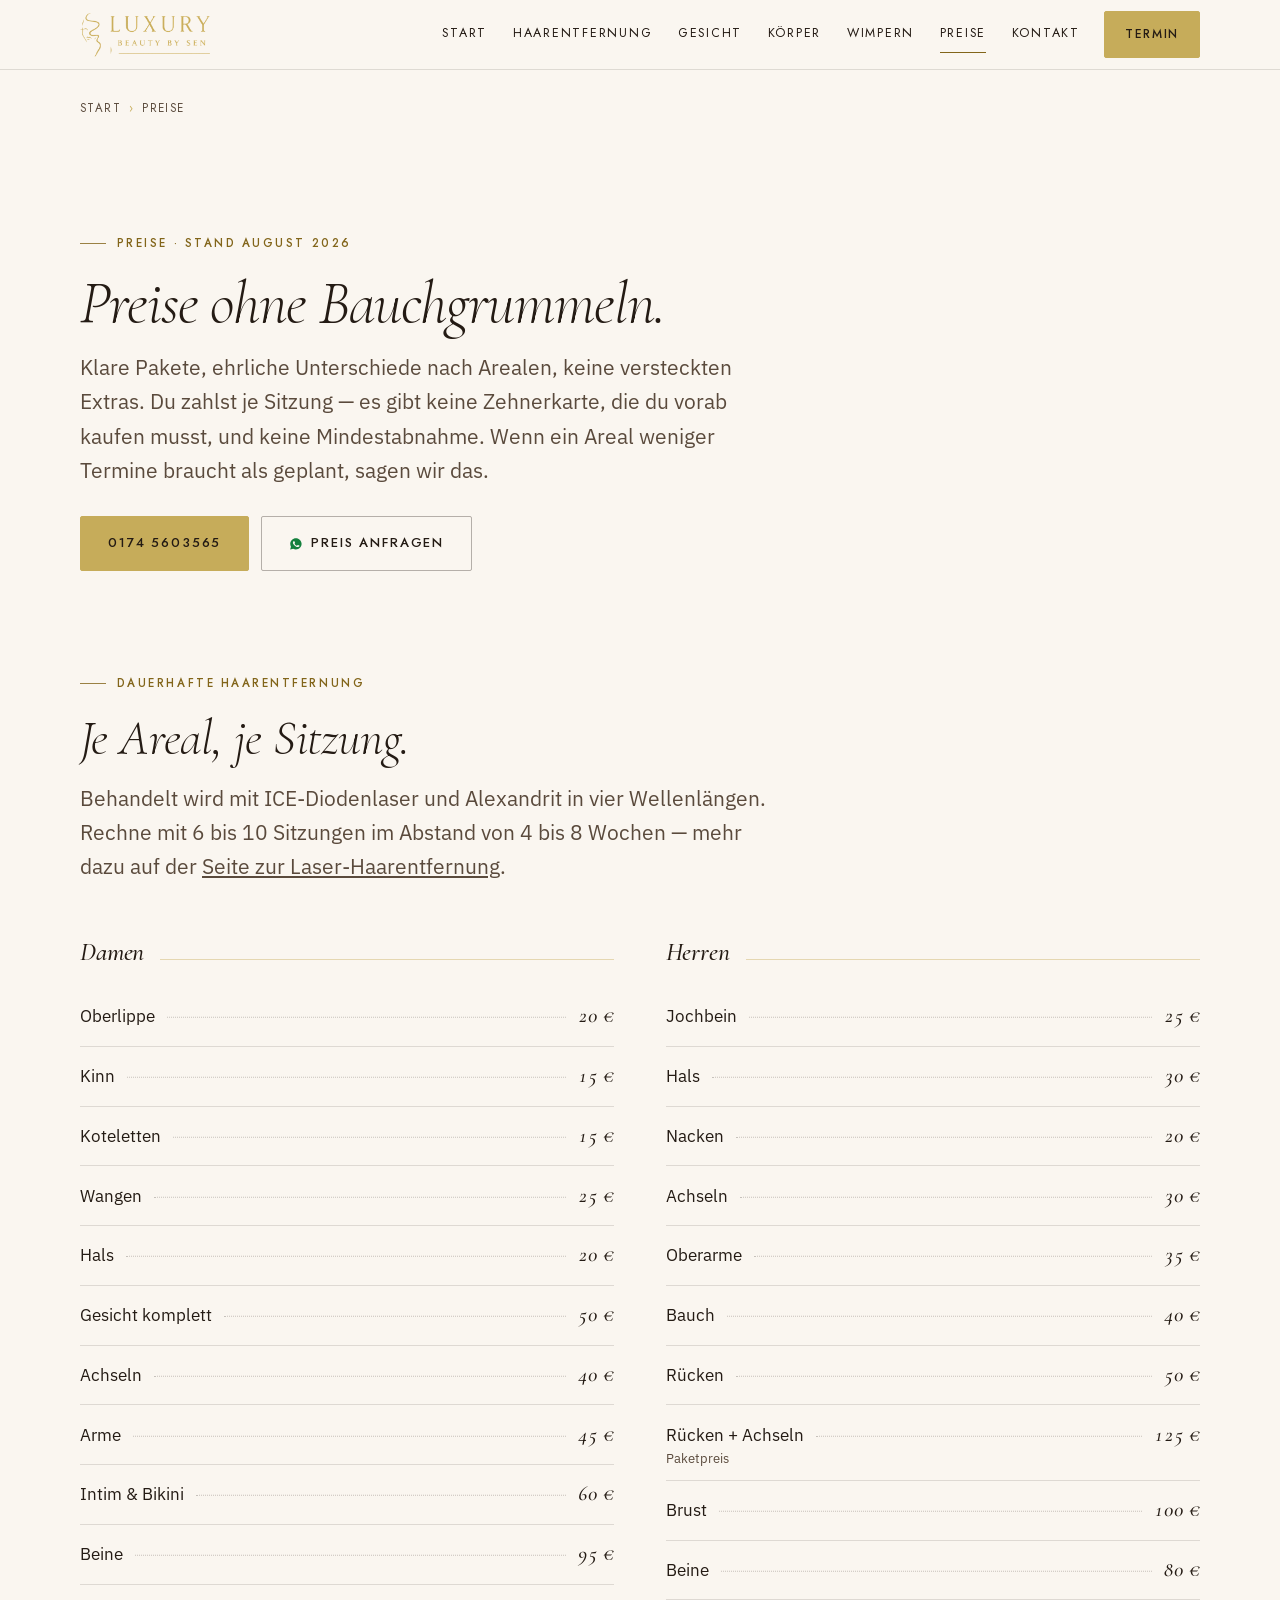
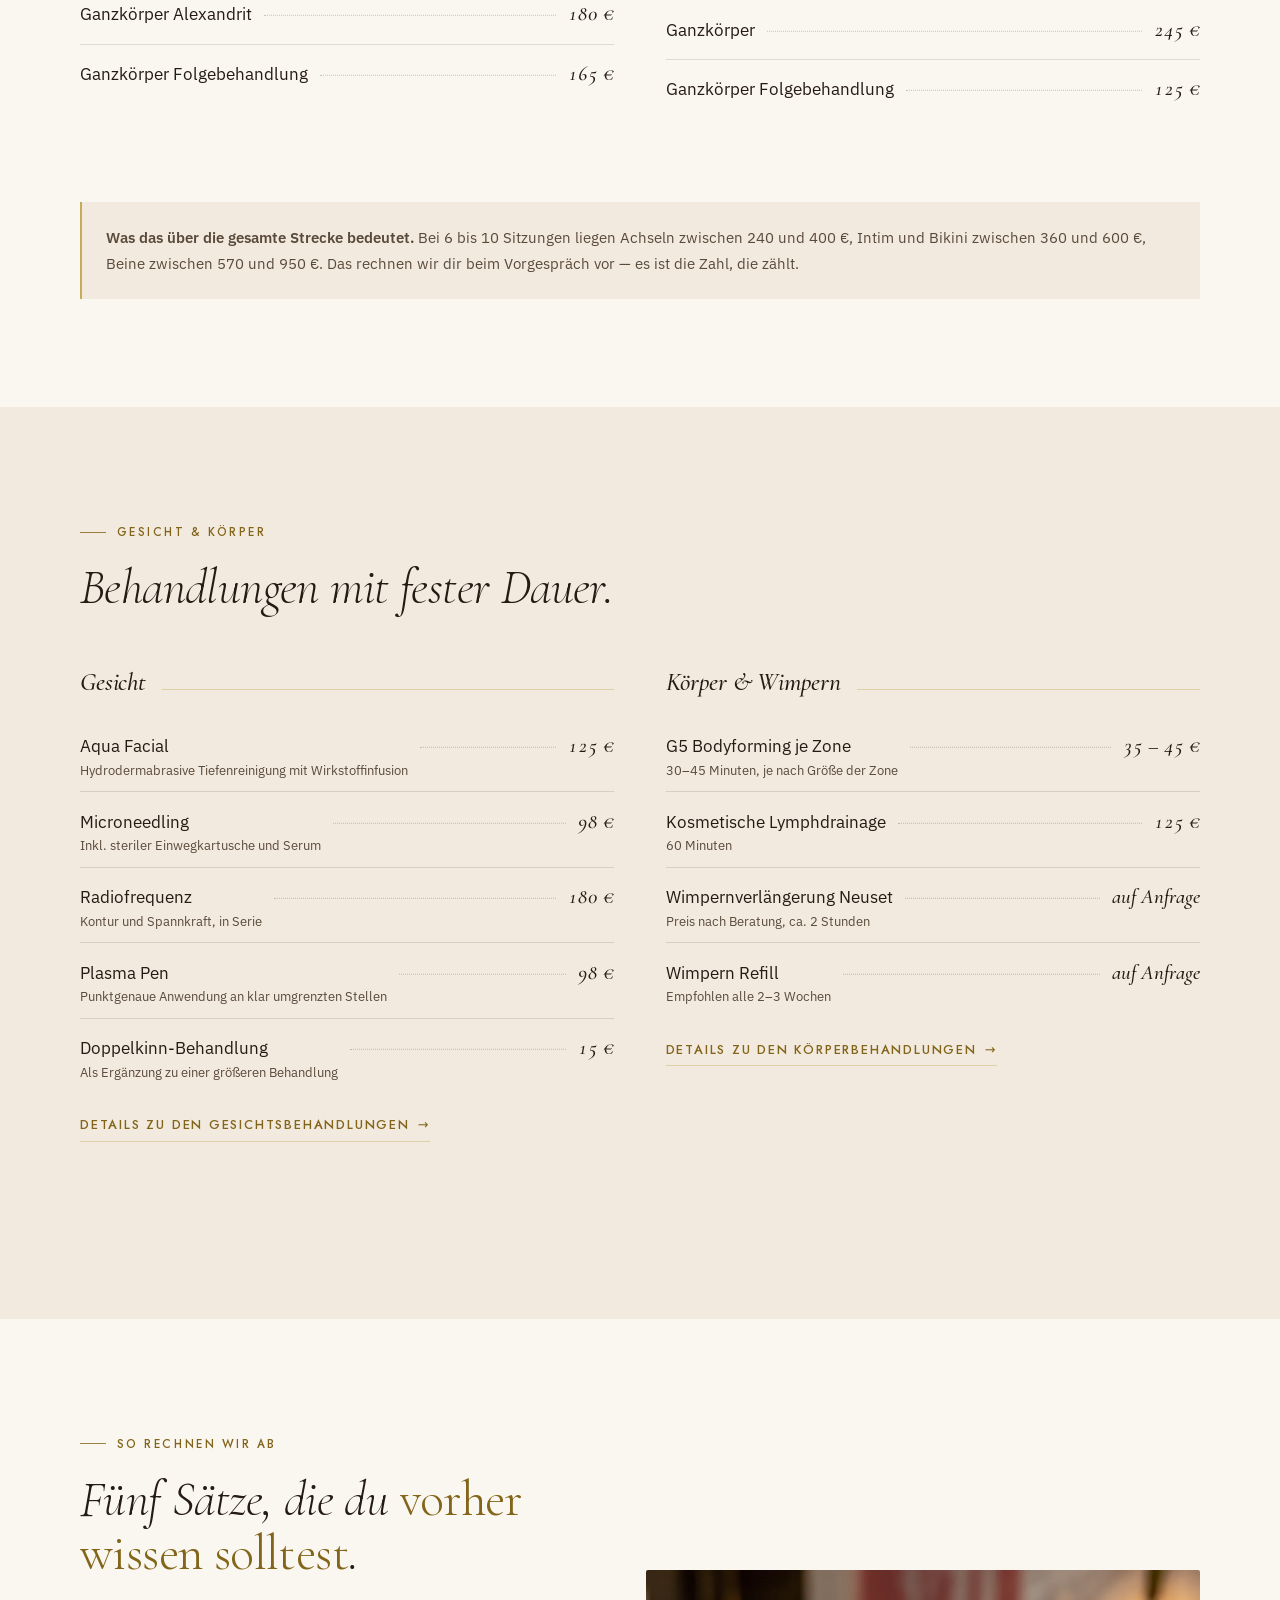
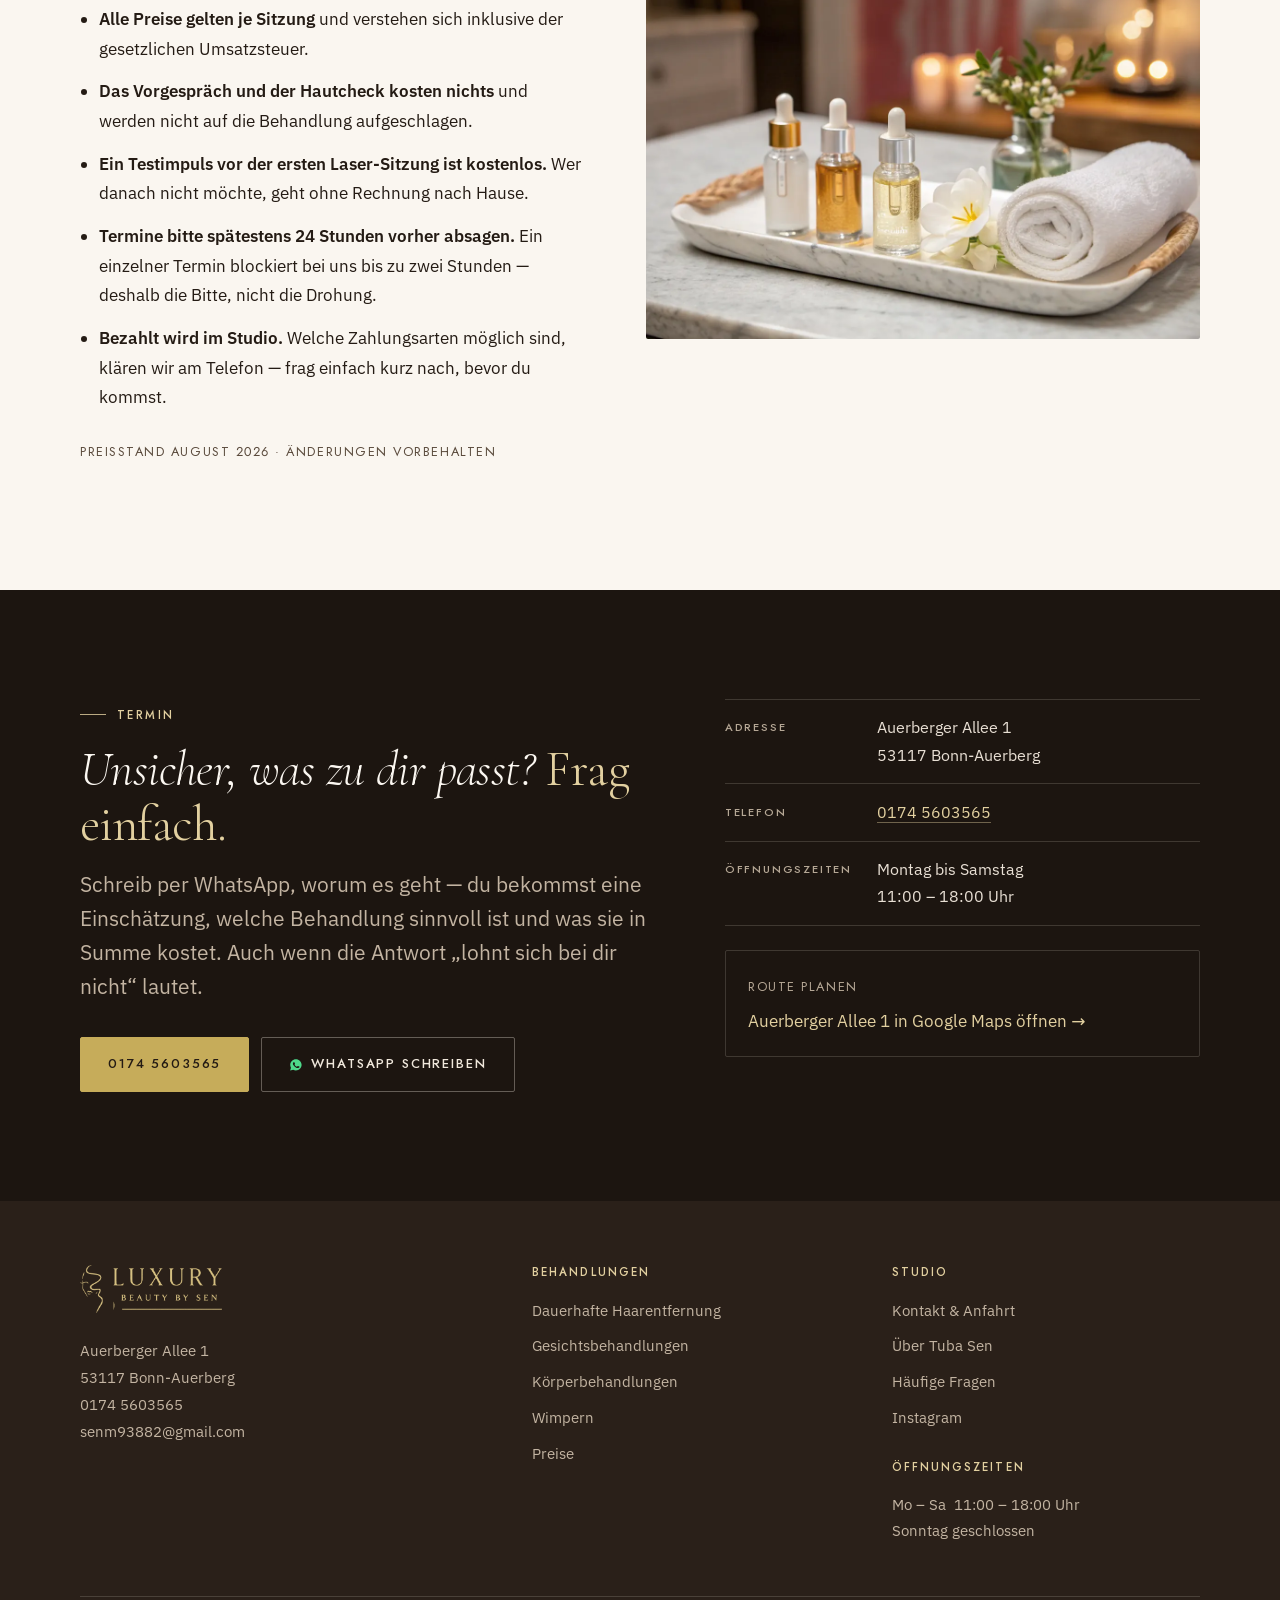
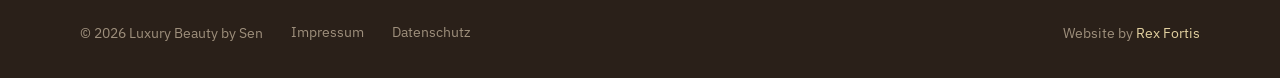
<file: preise/index.html>
<!DOCTYPE html>
<html lang="de">
<head>
<meta charset="UTF-8">
<meta name="viewport" content="width=device-width, initial-scale=1.0">
<title>Preise – Laser-Haarentfernung &amp; Kosmetik in Bonn</title>
<meta name="description" content="Alle Preise von Luxury Beauty by Sen in Bonn: Laser-Haarentfernung ab 15 €, Aqua Facial 125 €, Microneedling 98 €, G5 ab 35 €. Je Sitzung, ohne Paketzwang.">
<link rel="canonical" href="https://luxurybeauty-sen.de/preise/">
<meta name="robots" content="noindex, nofollow">

<meta property="og:type" content="website">
<meta property="og:locale" content="de_DE">
<meta property="og:site_name" content="Luxury Beauty by Sen">
<meta property="og:title" content="Preise – Laser-Haarentfernung &amp; Kosmetik Bonn">
<meta property="og:description" content="Alle Preise auf einen Blick: Laser-Haarentfernung ab 15 €, Aqua Facial 125 €, Microneedling 98 €, G5 Bodyforming ab 35 €.">
<meta property="og:url" content="https://luxurybeauty-sen.de/preise/">
<meta property="og:image" content="https://luxurybeauty-sen.de/assets/pflege-serum.webp">
<meta property="og:image:width" content="1200">
<meta property="og:image:height" content="800">
<meta name="twitter:card" content="summary_large_image">
<meta name="theme-color" content="#1C1510">

<link rel="icon" href="../assets/favicon.ico" sizes="any">
<link rel="icon" type="image/png" sizes="192x192" href="../assets/favicon-192.png">
<link rel="apple-touch-icon" href="../assets/favicon-192.png">
<link rel="manifest" href="../site.webmanifest">
<script>document.documentElement.classList.add('js')</script>
<link rel="preload" href="../assets/fonts/cormorant.woff2" as="font" type="font/woff2" crossorigin>
<link rel="preload" href="../assets/fonts/plex-sans.woff2" as="font" type="font/woff2" crossorigin>
<link rel="preload" href="../assets/fonts/jost.woff2" as="font" type="font/woff2" crossorigin>
<link rel="stylesheet" href="../assets/styles.css?v=1">

<script type="application/ld+json">
{
  "@context": "https://schema.org",
  "@graph": [
    {
      "@type": "WebPage",
      "@id": "https://luxurybeauty-sen.de/preise/#webpage",
      "url": "https://luxurybeauty-sen.de/preise/",
      "name": "Preise – Luxury Beauty by Sen, Bonn",
      "description": "Vollständige Preisliste des Kosmetikstudios Luxury Beauty by Sen in Bonn-Auerberg, Stand August 2026.",
      "about": { "@id": "https://luxurybeauty-sen.de/#studio" },
      "inLanguage": "de-DE"
    },
    {
      "@type": "BreadcrumbList",
      "itemListElement": [
        { "@type": "ListItem", "position": 1, "name": "Start", "item": "https://luxurybeauty-sen.de/" },
        { "@type": "ListItem", "position": 2, "name": "Preise", "item": "https://luxurybeauty-sen.de/preise/" }
      ]
    },
    {
      "@type": "OfferCatalog",
      "name": "Preisliste Luxury Beauty by Sen",
      "url": "https://luxurybeauty-sen.de/preise/",
      "provider": { "@id": "https://luxurybeauty-sen.de/#studio" },
      "itemListElement": [
        { "@type": "OfferCatalog", "name": "Dauerhafte Haarentfernung – Damen", "itemListElement": [
          { "@type": "Offer", "name": "Oberlippe", "price": "20", "priceCurrency": "EUR" },
          { "@type": "Offer", "name": "Kinn", "price": "15", "priceCurrency": "EUR" },
          { "@type": "Offer", "name": "Koteletten", "price": "15", "priceCurrency": "EUR" },
          { "@type": "Offer", "name": "Wangen", "price": "25", "priceCurrency": "EUR" },
          { "@type": "Offer", "name": "Hals", "price": "20", "priceCurrency": "EUR" },
          { "@type": "Offer", "name": "Gesicht komplett", "price": "50", "priceCurrency": "EUR" },
          { "@type": "Offer", "name": "Achseln", "price": "40", "priceCurrency": "EUR" },
          { "@type": "Offer", "name": "Arme", "price": "45", "priceCurrency": "EUR" },
          { "@type": "Offer", "name": "Intim & Bikini", "price": "60", "priceCurrency": "EUR" },
          { "@type": "Offer", "name": "Beine", "price": "95", "priceCurrency": "EUR" },
          { "@type": "Offer", "name": "Ganzkörper Alexandrit", "price": "180", "priceCurrency": "EUR" },
          { "@type": "Offer", "name": "Ganzkörper Folgebehandlung", "price": "165", "priceCurrency": "EUR" }
        ]},
        { "@type": "OfferCatalog", "name": "Dauerhafte Haarentfernung – Herren", "itemListElement": [
          { "@type": "Offer", "name": "Jochbein", "price": "25", "priceCurrency": "EUR" },
          { "@type": "Offer", "name": "Hals", "price": "30", "priceCurrency": "EUR" },
          { "@type": "Offer", "name": "Nacken", "price": "20", "priceCurrency": "EUR" },
          { "@type": "Offer", "name": "Achseln", "price": "30", "priceCurrency": "EUR" },
          { "@type": "Offer", "name": "Oberarme", "price": "35", "priceCurrency": "EUR" },
          { "@type": "Offer", "name": "Bauch", "price": "40", "priceCurrency": "EUR" },
          { "@type": "Offer", "name": "Rücken", "price": "50", "priceCurrency": "EUR" },
          { "@type": "Offer", "name": "Rücken + Achseln", "price": "125", "priceCurrency": "EUR" },
          { "@type": "Offer", "name": "Brust", "price": "100", "priceCurrency": "EUR" },
          { "@type": "Offer", "name": "Beine", "price": "80", "priceCurrency": "EUR" },
          { "@type": "Offer", "name": "Ganzkörper", "price": "245", "priceCurrency": "EUR" },
          { "@type": "Offer", "name": "Ganzkörper Folgebehandlung", "price": "125", "priceCurrency": "EUR" }
        ]},
        { "@type": "OfferCatalog", "name": "Gesichtsbehandlungen", "itemListElement": [
          { "@type": "Offer", "name": "Aqua Facial", "price": "125", "priceCurrency": "EUR" },
          { "@type": "Offer", "name": "Microneedling", "price": "98", "priceCurrency": "EUR" },
          { "@type": "Offer", "name": "Radiofrequenz-Behandlung", "price": "180", "priceCurrency": "EUR" },
          { "@type": "Offer", "name": "Plasma Pen", "price": "98", "priceCurrency": "EUR" },
          { "@type": "Offer", "name": "Doppelkinn-Behandlung", "price": "15", "priceCurrency": "EUR" }
        ]},
        { "@type": "OfferCatalog", "name": "Körperbehandlungen", "itemListElement": [
          { "@type": "Offer", "name": "G5 Bodyforming je Zone", "price": "35", "priceCurrency": "EUR" },
          { "@type": "Offer", "name": "Kosmetische Lymphdrainage", "price": "125", "priceCurrency": "EUR" }
        ]}
      ]
    }
  ]
}
</script>
</head>
<body>
<a class="skip" href="#inhalt">Zum Inhalt springen</a>

<header class="kopf">
  <div class="kopf__in">
    <a class="marke" href="../" aria-label="Luxury Beauty by Sen – zur Startseite">
      <img src="../assets/logo-lockup.webp" width="887" height="300" alt="Luxury Beauty by Sen">
    </a>
    <nav class="nav" id="hauptnav" aria-label="Hauptnavigation">
      <a href="../">Start</a>
      <a href="../laser-haarentfernung-bonn/">Haarentfernung</a>
      <a href="../gesichtsbehandlung-bonn/">Gesicht</a>
      <a href="../koerperbehandlung-bonn/">Körper</a>
      <a href="../wimpernverlaengerung-bonn/">Wimpern</a>
      <a href="./" aria-current="page">Preise</a>
      <a href="../kontakt/">Kontakt</a>
    </nav>
    <div class="kopf__cta">
      <a class="knopf knopf--gold" href="https://wa.me/491745603565?text=Hallo%20Tuba%2C%20ich%20h%C3%A4tte%20gern%20einen%20Termin." rel="noopener">Termin</a>
    </div>
    <button class="nav-schalter" type="button" aria-expanded="false" aria-controls="hauptnav" aria-label="Menü öffnen">
      <span></span><span></span><span></span>
    </button>
  </div>
</header>

<main id="inhalt">

  <div class="huelle">
    <nav class="krumen" aria-label="Brotkrumen">
      <ol>
        <li><a href="../">Start</a></li>
        <li>Preise</li>
      </ol>
    </nav>
  </div>

  <section class="sek" id="oben" style="padding-bottom:clamp(2rem,4vw,3rem)">
    <div class="huelle">
      <div class="sek__kopf" style="margin-bottom:0">
        <span class="etikett">Preise · Stand August 2026</span>
        <h1 style="font-size:clamp(2.2rem,5vw,3.8rem)">Preise ohne Bauchgrummeln.</h1>
        <p class="lead">Klare Pakete, ehrliche Unterschiede nach Arealen, keine versteckten Extras. Du zahlst je Sitzung — es gibt keine Zehnerkarte, die du vorab kaufen musst, und keine Mindestabnahme. Wenn ein Areal weniger Termine braucht als geplant, sagen wir das.</p>
        <div class="knopf-paar" style="margin-top:1.75rem">
          <a class="knopf knopf--gold" href="tel:+491745603565">0174 5603565</a>
          <a class="knopf knopf--rand" href="https://wa.me/491745603565?text=Hallo%20Tuba%2C%20ich%20habe%20eine%20Frage%20zu%20den%20Preisen." rel="noopener">
            <svg class="wa-punkt" viewBox="0 0 24 24" fill="currentColor" aria-hidden="true"><path d="M12.04 2C6.58 2 2.13 6.45 2.13 11.91c0 1.75.46 3.45 1.32 4.95L2 22l5.25-1.38a9.9 9.9 0 0 0 4.79 1.22h.01c5.46 0 9.91-4.45 9.91-9.91S17.5 2 12.04 2m5.8 14.16c-.24.68-1.4 1.3-1.94 1.34-.5.04-.98.22-3.3-.69-2.77-1.09-4.54-3.92-4.68-4.1-.14-.19-1.12-1.49-1.12-2.85s.71-2.02.96-2.3c.25-.27.55-.34.73-.34.18 0 .37 0 .53.01.17.01.4-.06.62.48.24.55.8 1.9.87 2.04.07.14.12.3.02.49-.1.19-.15.3-.29.47-.15.16-.31.37-.44.5-.15.14-.3.3-.13.59.17.29.75 1.24 1.61 2.01 1.11.99 2.04 1.3 2.33 1.44.29.15.46.12.63-.07.17-.2.73-.85.92-1.14.19-.29.39-.24.65-.14.26.09 1.65.78 1.93.92.29.14.48.22.55.34.07.12.07.68-.17 1.36"/></svg>
            Preis anfragen
          </a>
        </div>
      </div>
    </div>
  </section>

  <section class="sek" id="haarentfernung" style="padding-top:clamp(2rem,4vw,3rem)">
    <div class="huelle">
      <div class="sek__kopf einblenden">
        <span class="etikett">Dauerhafte Haarentfernung</span>
        <h2>Je Areal, je Sitzung.</h2>
        <p class="lead">Behandelt wird mit ICE-Diodenlaser und Alexandrit in vier Wellenlängen. Rechne mit 6 bis 10 Sitzungen im Abstand von 4 bis 8 Wochen — mehr dazu auf der <a href="../laser-haarentfernung-bonn/">Seite zur Laser-Haarentfernung</a>.</p>
      </div>
      <div class="preis-spalten einblenden">
        <div class="preisblock">
          <h3>Damen</h3>
          <ul class="preisliste">
            <li><span class="name">Oberlippe</span><span class="fuell" aria-hidden="true"></span><span class="preis">20 €</span></li>
            <li><span class="name">Kinn</span><span class="fuell" aria-hidden="true"></span><span class="preis">15 €</span></li>
            <li><span class="name">Koteletten</span><span class="fuell" aria-hidden="true"></span><span class="preis">15 €</span></li>
            <li><span class="name">Wangen</span><span class="fuell" aria-hidden="true"></span><span class="preis">25 €</span></li>
            <li><span class="name">Hals</span><span class="fuell" aria-hidden="true"></span><span class="preis">20 €</span></li>
            <li><span class="name">Gesicht komplett</span><span class="fuell" aria-hidden="true"></span><span class="preis">50 €</span></li>
            <li><span class="name">Achseln</span><span class="fuell" aria-hidden="true"></span><span class="preis">40 €</span></li>
            <li><span class="name">Arme</span><span class="fuell" aria-hidden="true"></span><span class="preis">45 €</span></li>
            <li><span class="name">Intim &amp; Bikini</span><span class="fuell" aria-hidden="true"></span><span class="preis">60 €</span></li>
            <li><span class="name">Beine</span><span class="fuell" aria-hidden="true"></span><span class="preis">95 €</span></li>
            <li><span class="name">Ganzkörper Alexandrit</span><span class="fuell" aria-hidden="true"></span><span class="preis">180 €</span></li>
            <li><span class="name">Ganzkörper Folgebehandlung</span><span class="fuell" aria-hidden="true"></span><span class="preis">165 €</span></li>
          </ul>
        </div>
        <div class="preisblock">
          <h3>Herren</h3>
          <ul class="preisliste">
            <li><span class="name">Jochbein</span><span class="fuell" aria-hidden="true"></span><span class="preis">25 €</span></li>
            <li><span class="name">Hals</span><span class="fuell" aria-hidden="true"></span><span class="preis">30 €</span></li>
            <li><span class="name">Nacken</span><span class="fuell" aria-hidden="true"></span><span class="preis">20 €</span></li>
            <li><span class="name">Achseln</span><span class="fuell" aria-hidden="true"></span><span class="preis">30 €</span></li>
            <li><span class="name">Oberarme</span><span class="fuell" aria-hidden="true"></span><span class="preis">35 €</span></li>
            <li><span class="name">Bauch</span><span class="fuell" aria-hidden="true"></span><span class="preis">40 €</span></li>
            <li><span class="name">Rücken</span><span class="fuell" aria-hidden="true"></span><span class="preis">50 €</span></li>
            <li><span class="name">Rücken + Achseln <small>Paketpreis</small></span><span class="fuell" aria-hidden="true"></span><span class="preis">125 €</span></li>
            <li><span class="name">Brust</span><span class="fuell" aria-hidden="true"></span><span class="preis">100 €</span></li>
            <li><span class="name">Beine</span><span class="fuell" aria-hidden="true"></span><span class="preis">80 €</span></li>
            <li><span class="name">Ganzkörper</span><span class="fuell" aria-hidden="true"></span><span class="preis">245 €</span></li>
            <li><span class="name">Ganzkörper Folgebehandlung</span><span class="fuell" aria-hidden="true"></span><span class="preis">125 €</span></li>
          </ul>
        </div>
      </div>
      <div class="preis-hinweis einblenden">
        <p><strong>Was das über die gesamte Strecke bedeutet.</strong> Bei 6 bis 10 Sitzungen liegen Achseln zwischen 240 und 400 €, Intim und Bikini zwischen 360 und 600 €, Beine zwischen 570 und 950 €. Das rechnen wir dir beim Vorgespräch vor — es ist die Zahl, die zählt.</p>
      </div>
    </div>
  </section>

  <section class="sek sek--sand" id="gesicht-koerper">
    <div class="huelle">
      <div class="sek__kopf einblenden">
        <span class="etikett">Gesicht &amp; Körper</span>
        <h2>Behandlungen mit fester Dauer.</h2>
      </div>
      <div class="preis-spalten einblenden">
        <div class="preisblock">
          <h3>Gesicht</h3>
          <ul class="preisliste">
            <li><span class="name">Aqua Facial<small>Hydrodermabrasive Tiefenreinigung mit Wirkstoffinfusion</small></span><span class="fuell" aria-hidden="true"></span><span class="preis">125 €</span></li>
            <li><span class="name">Microneedling<small>Inkl. steriler Einwegkartusche und Serum</small></span><span class="fuell" aria-hidden="true"></span><span class="preis">98 €</span></li>
            <li><span class="name">Radiofrequenz<small>Kontur und Spannkraft, in Serie</small></span><span class="fuell" aria-hidden="true"></span><span class="preis">180 €</span></li>
            <li><span class="name">Plasma Pen<small>Punktgenaue Anwendung an klar umgrenzten Stellen</small></span><span class="fuell" aria-hidden="true"></span><span class="preis">98 €</span></li>
            <li><span class="name">Doppelkinn-Behandlung<small>Als Ergänzung zu einer größeren Behandlung</small></span><span class="fuell" aria-hidden="true"></span><span class="preis">15 €</span></li>
          </ul>
          <p style="margin-top:1rem"><a class="pfeil" href="../gesichtsbehandlung-bonn/">Details zu den Gesichtsbehandlungen <span aria-hidden="true">→</span></a></p>
        </div>
        <div class="preisblock">
          <h3>Körper &amp; Wimpern</h3>
          <ul class="preisliste">
            <li><span class="name">G5 Bodyforming je Zone<small>30–45 Minuten, je nach Größe der Zone</small></span><span class="fuell" aria-hidden="true"></span><span class="preis">35 – 45 €</span></li>
            <li><span class="name">Kosmetische Lymphdrainage<small>60 Minuten</small></span><span class="fuell" aria-hidden="true"></span><span class="preis">125 €</span></li>
            <li><span class="name">Wimpernverlängerung Neuset<small>Preis nach Beratung, ca. 2 Stunden</small></span><span class="fuell" aria-hidden="true"></span><span class="preis">auf Anfrage</span></li>
            <li><span class="name">Wimpern Refill<small>Empfohlen alle 2–3 Wochen</small></span><span class="fuell" aria-hidden="true"></span><span class="preis">auf Anfrage</span></li>
          </ul>
          <p style="margin-top:1rem"><a class="pfeil" href="../koerperbehandlung-bonn/">Details zu den Körperbehandlungen <span aria-hidden="true">→</span></a></p>
        </div>
      </div>
    </div>
  </section>

  <section class="sek" id="so-rechnen-wir">
    <div class="huelle duo duo--schmal">
      <div class="duo__text einblenden">
        <span class="etikett">So rechnen wir ab</span>
        <h2>Fünf Sätze, die du <em>vorher wissen solltest</em>.</h2>
        <ul style="margin-top:1.5rem">
          <li style="margin-bottom:.8rem"><strong>Alle Preise gelten je Sitzung</strong> und verstehen sich inklusive der gesetzlichen Umsatzsteuer.</li>
          <li style="margin-bottom:.8rem"><strong>Das Vorgespräch und der Hautcheck kosten nichts</strong> und werden nicht auf die Behandlung aufgeschlagen.</li>
          <li style="margin-bottom:.8rem"><strong>Ein Testimpuls vor der ersten Laser-Sitzung ist kostenlos.</strong> Wer danach nicht möchte, geht ohne Rechnung nach Hause.</li>
          <li style="margin-bottom:.8rem"><strong>Termine bitte spätestens 24 Stunden vorher absagen.</strong> Ein einzelner Termin blockiert bei uns bis zu zwei Stunden — deshalb die Bitte, nicht die Drohung.</li>
          <li><strong>Bezahlt wird im Studio.</strong> Welche Zahlungsarten möglich sind, klären wir am Telefon — frag einfach kurz nach, bevor du kommst.</li>
        </ul>
        <p class="messwert" style="margin-top:1.75rem">Preisstand August 2026 · Änderungen vorbehalten</p>
      </div>
      <div class="duo__bild einblenden">
        <img src="../assets/pflege-serum.webp" width="1200" height="800" alt="Pflegeprodukte im Kosmetikstudio Luxury Beauty by Sen in Bonn" loading="lazy" decoding="async">
      </div>
    </div>
  </section>

  <section class="sek sek--nacht schluss" id="termin">
    <div class="huelle schluss__in">
      <div>
        <span class="etikett etikett--hell">Termin</span>
        <h2>Unsicher, was zu dir passt? <em>Frag einfach.</em></h2>
        <p class="lead">Schreib per WhatsApp, worum es geht — du bekommst eine Einschätzung, welche Behandlung sinnvoll ist und was sie in Summe kostet. Auch wenn die Antwort „lohnt sich bei dir nicht“ lautet.</p>
        <div class="knopf-paar" style="margin-top:2rem">
          <a class="knopf knopf--gold" href="tel:+491745603565">0174 5603565</a>
          <a class="knopf knopf--rand" href="https://wa.me/491745603565?text=Hallo%20Tuba%2C%20ich%20habe%20eine%20Frage%20zu%20den%20Preisen." rel="noopener">
            <svg class="wa-punkt" viewBox="0 0 24 24" fill="currentColor" aria-hidden="true"><path d="M12.04 2C6.58 2 2.13 6.45 2.13 11.91c0 1.75.46 3.45 1.32 4.95L2 22l5.25-1.38a9.9 9.9 0 0 0 4.79 1.22h.01c5.46 0 9.91-4.45 9.91-9.91S17.5 2 12.04 2m5.8 14.16c-.24.68-1.4 1.3-1.94 1.34-.5.04-.98.22-3.3-.69-2.77-1.09-4.54-3.92-4.68-4.1-.14-.19-1.12-1.49-1.12-2.85s.71-2.02.96-2.3c.25-.27.55-.34.73-.34.18 0 .37 0 .53.01.17.01.4-.06.62.48.24.55.8 1.9.87 2.04.07.14.12.3.02.49-.1.19-.15.3-.29.47-.15.16-.31.37-.44.5-.15.14-.3.3-.13.59.17.29.75 1.24 1.61 2.01 1.11.99 2.04 1.3 2.33 1.44.29.15.46.12.63-.07.17-.2.73-.85.92-1.14.19-.29.39-.24.65-.14.26.09 1.65.78 1.93.92.29.14.48.22.55.34.07.12.07.68-.17 1.36"/></svg>
            WhatsApp schreiben
          </a>
        </div>
      </div>
      <div>
        <ul class="kontaktliste">
          <li><b>Adresse</b><span>Auerberger Allee 1<br>53117 Bonn-Auerberg</span></li>
          <li><b>Telefon</b><span><a href="tel:+491745603565">0174 5603565</a></span></li>
          <li><b>Öffnungszeiten</b><span>Montag bis Samstag<br>11:00 – 18:00 Uhr</span></li>
        </ul>
        <a class="karte-link" href="https://maps.google.com/?cid=11065291713074190375" rel="noopener">
          <span class="messwert">Route planen</span>
          <span style="display:block;margin-top:.35rem;color:var(--gold-hell)">Auerberger Allee 1 in Google Maps öffnen →</span>
        </a>
      </div>
    </div>
  </section>

</main>

<footer class="fuss">
  <div class="huelle">
    <div class="fuss__in">
      <div class="fuss__marke">
        <img src="../assets/logo-lockup-hell.webp" width="887" height="300" alt="Luxury Beauty by Sen">
        <address>
          Auerberger Allee 1<br>
          53117 Bonn-Auerberg<br>
          <a href="tel:+491745603565">0174 5603565</a><br>
          <a href="mailto:senm93882@gmail.com">senm93882@gmail.com</a>
        </address>
      </div>
      <div>
        <h4>Behandlungen</h4>
        <ul>
          <li><a href="../laser-haarentfernung-bonn/">Dauerhafte Haarentfernung</a></li>
          <li><a href="../gesichtsbehandlung-bonn/">Gesichtsbehandlungen</a></li>
          <li><a href="../koerperbehandlung-bonn/">Körperbehandlungen</a></li>
          <li><a href="../wimpernverlaengerung-bonn/">Wimpern</a></li>
          <li><a href="./">Preise</a></li>
        </ul>
      </div>
      <div>
        <h4>Studio</h4>
        <ul>
          <li><a href="../kontakt/">Kontakt &amp; Anfahrt</a></li>
          <li><a href="../#tuba">Über Tuba Sen</a></li>
          <li><a href="../#fragen">Häufige Fragen</a></li>
          <li><a href="https://www.instagram.com/luxury_beautyby_sen/" rel="noopener">Instagram</a></li>
        </ul>
        <h4 style="margin-top:1.75rem">Öffnungszeiten</h4>
        <p style="margin:0">Mo – Sa&nbsp;&nbsp;11:00 – 18:00 Uhr<br>Sonntag geschlossen</p>
      </div>
    </div>
    <div class="fuss__unten">
      <span>© 2026 Luxury Beauty by Sen</span>
      <a href="../impressum.html">Impressum</a>
      <a href="../datenschutz.html">Datenschutz</a>
      <span class="fuss__credit">Website by <a href="https://rexfortis.de" rel="noopener">Rex Fortis</a></span>
    </div>
  </div>
</footer>

<script src="../assets/seite.js" defer></script>
</body>
</html>
</file>
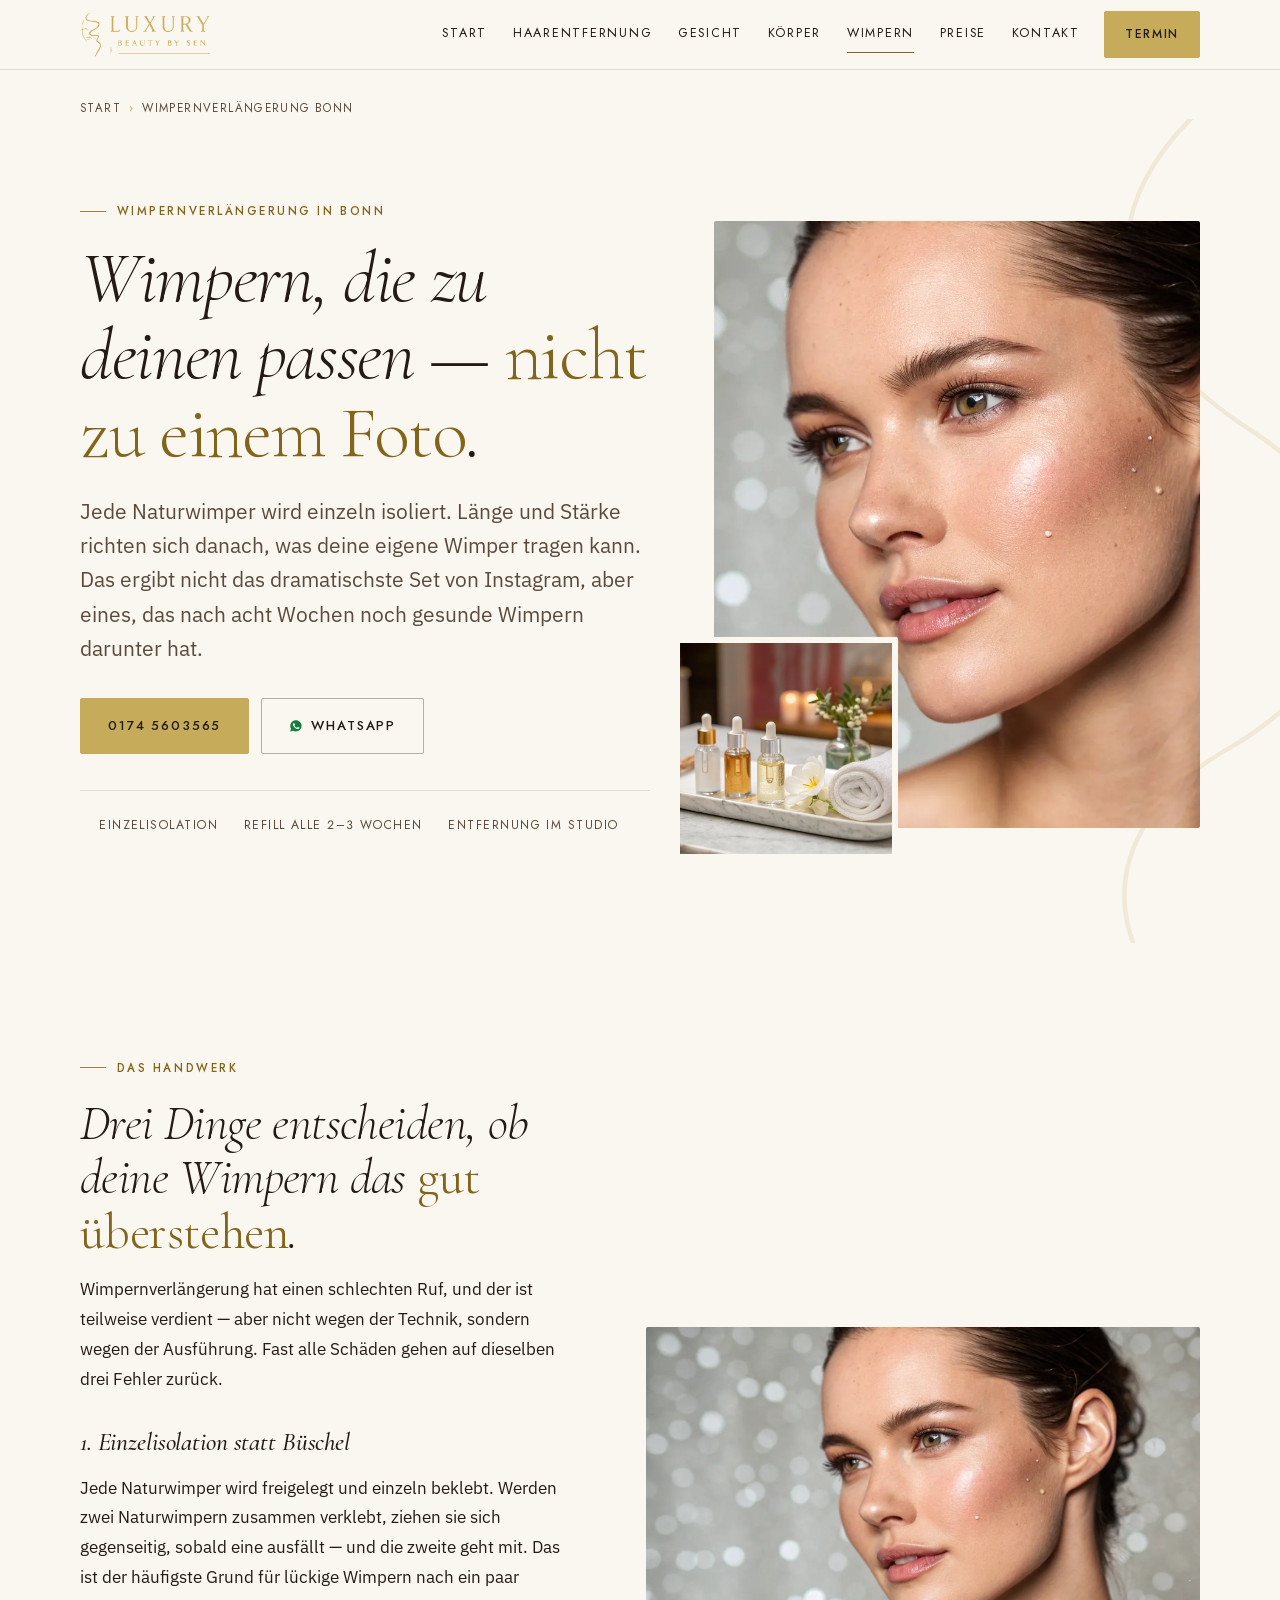
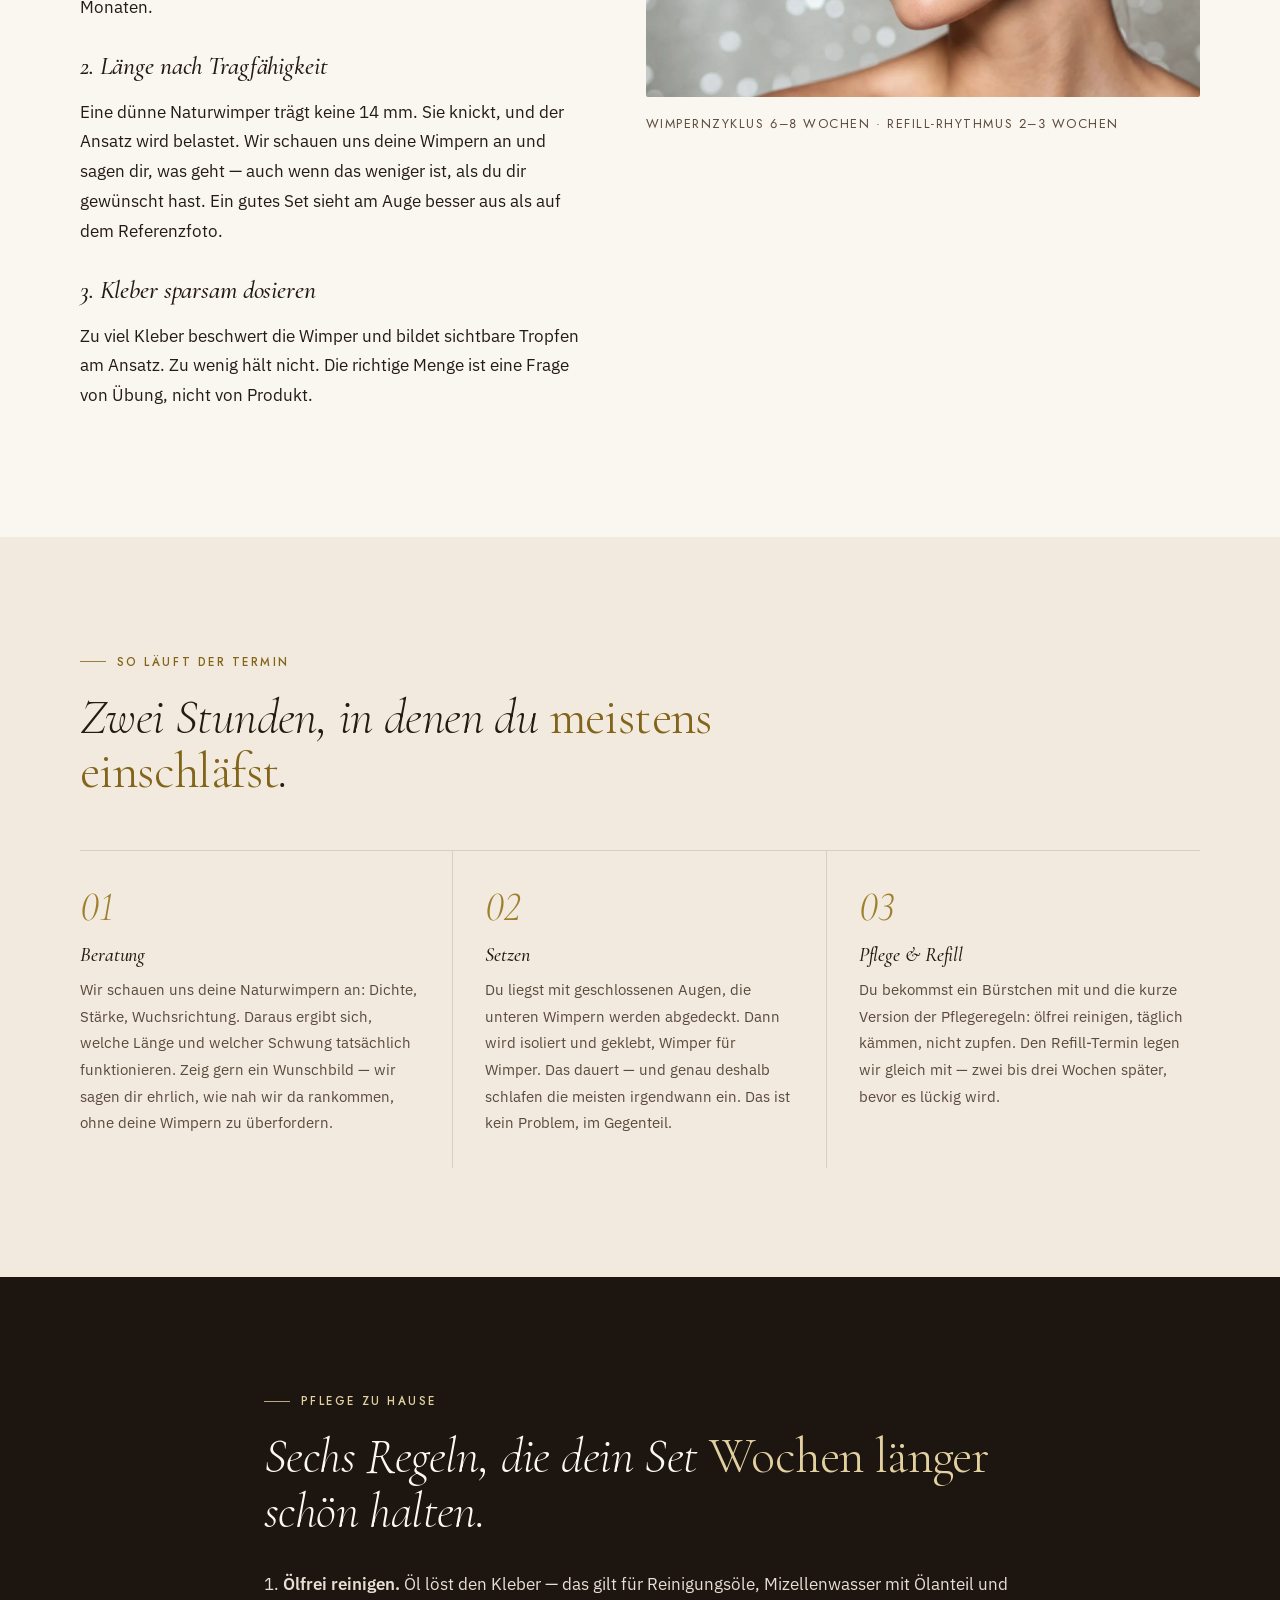
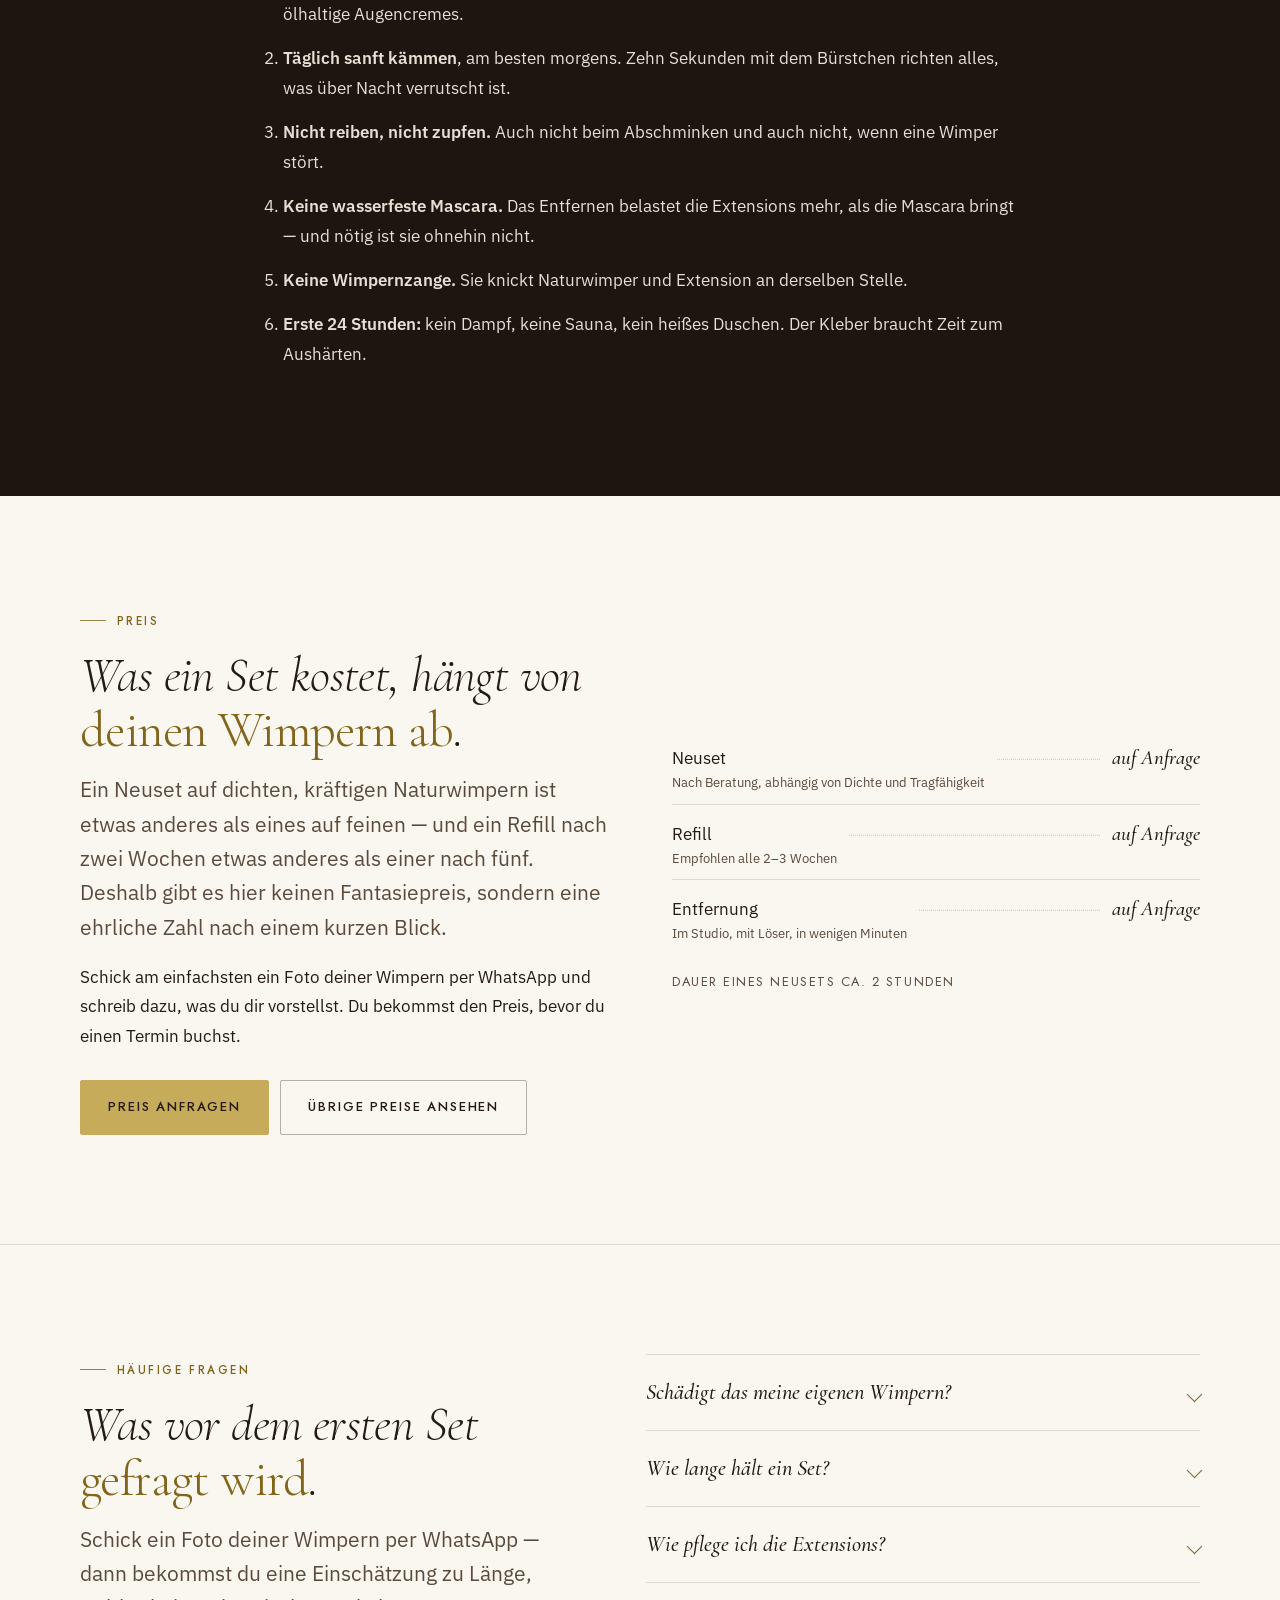
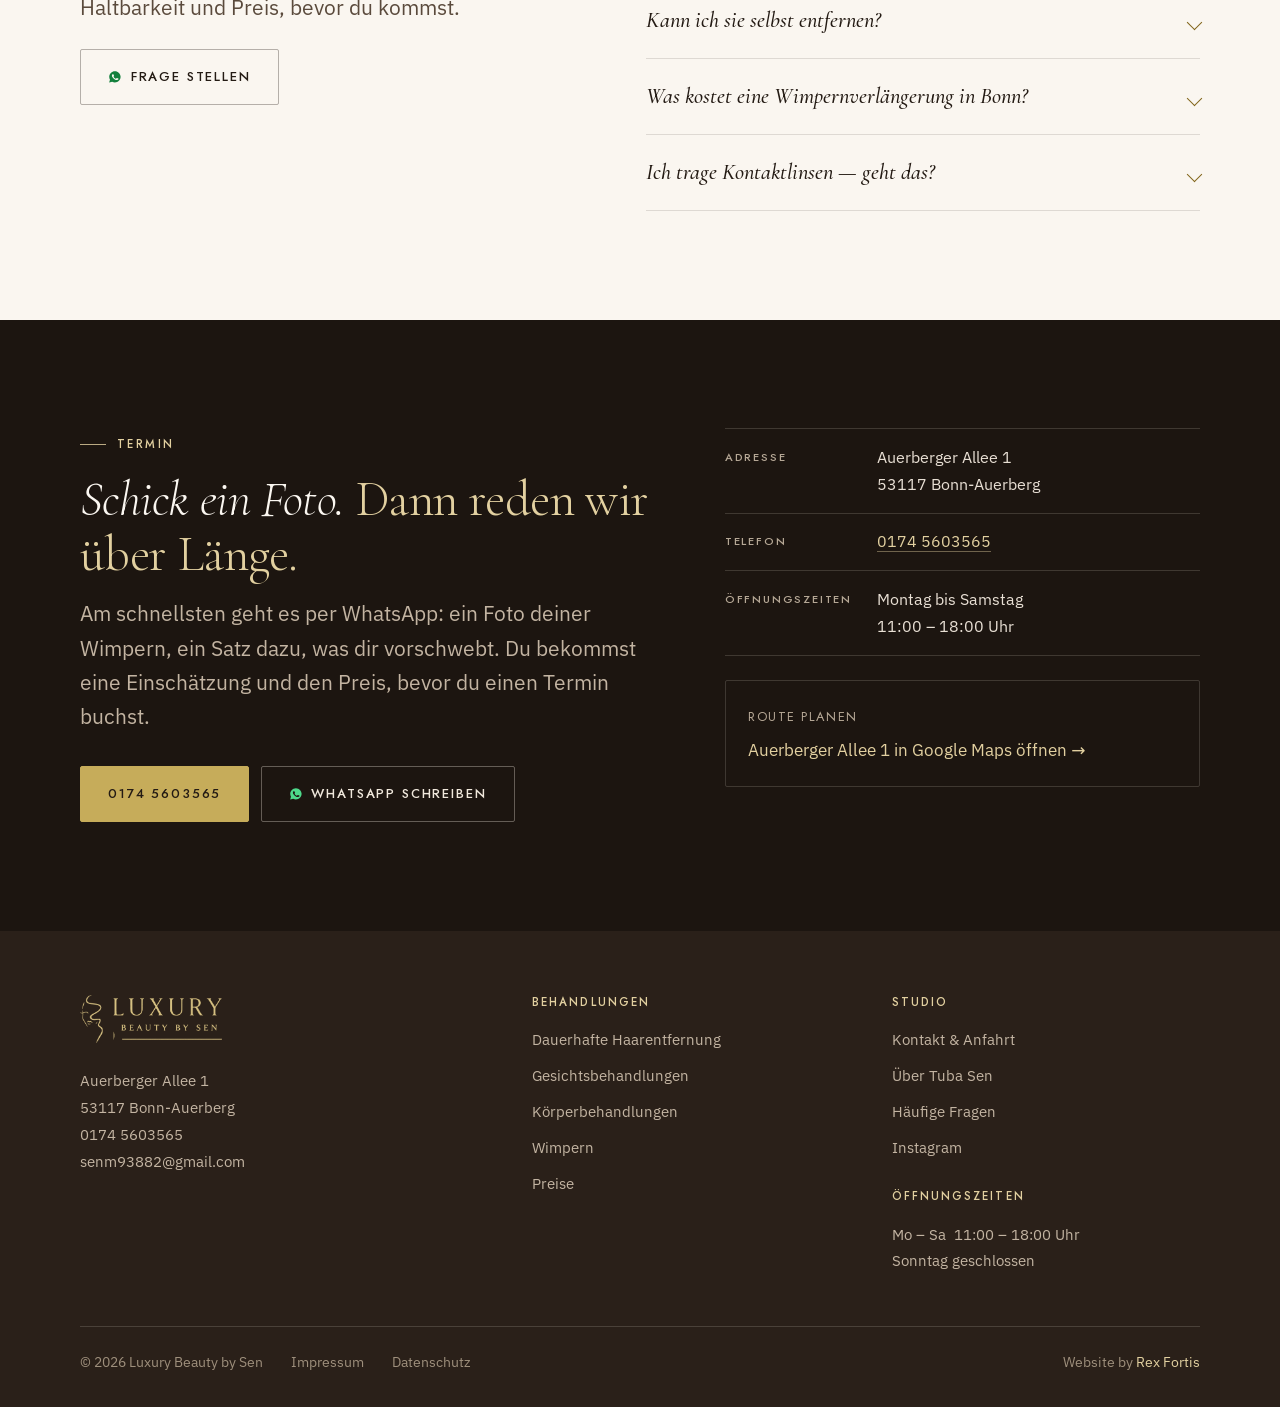
<file: wimpernverlaengerung-bonn/index.html>
<!DOCTYPE html>
<html lang="de">
<head>
<meta charset="UTF-8">
<meta name="viewport" content="width=device-width, initial-scale=1.0">
<title>Wimpernverlängerung Bonn – Lash Extensions | Luxury Beauty by Sen</title>
<meta name="description" content="Wimpernverlängerung in Bonn-Auerberg: jede Naturwimper einzeln isoliert, Länge und Stärke an deine eigene Wimper angepasst. Refill alle 2–3 Wochen. Termin per WhatsApp.">
<link rel="canonical" href="https://luxurybeauty-sen.de/wimpernverlaengerung-bonn/">
<meta name="robots" content="noindex, nofollow">

<meta property="og:type" content="article">
<meta property="og:locale" content="de_DE">
<meta property="og:site_name" content="Luxury Beauty by Sen">
<meta property="og:title" content="Wimpernverlängerung Bonn – Lash Extensions">
<meta property="og:description" content="Wimpernverlängerung in Bonn-Auerberg: jede Naturwimper einzeln isoliert, Länge und Stärke an deine eigene Wimper angepasst.">
<meta property="og:url" content="https://luxurybeauty-sen.de/wimpernverlaengerung-bonn/">
<meta property="og:image" content="https://luxurybeauty-sen.de/assets/gesichtsbehandlung.webp">
<meta property="og:image:width" content="1500">
<meta property="og:image:height" content="1000">
<meta name="twitter:card" content="summary_large_image">
<meta name="theme-color" content="#1C1510">

<link rel="icon" href="../assets/favicon.ico" sizes="any">
<link rel="icon" type="image/png" sizes="192x192" href="../assets/favicon-192.png">
<link rel="apple-touch-icon" href="../assets/favicon-192.png">
<link rel="manifest" href="../site.webmanifest">
<script>document.documentElement.classList.add('js')</script>
<link rel="preload" href="../assets/fonts/cormorant.woff2" as="font" type="font/woff2" crossorigin>
<link rel="preload" href="../assets/fonts/plex-sans.woff2" as="font" type="font/woff2" crossorigin>
<link rel="preload" href="../assets/fonts/jost.woff2" as="font" type="font/woff2" crossorigin>
<link rel="stylesheet" href="../assets/styles.css?v=1">

<script type="application/ld+json">
{
  "@context": "https://schema.org",
  "@graph": [
    {
      "@type": "Service",
      "@id": "https://luxurybeauty-sen.de/wimpernverlaengerung-bonn/#service",
      "name": "Wimpernverlängerung in Bonn",
      "serviceType": "Wimpernverlängerung",
      "alternateName": ["Lash Extensions", "Wimpernextensions"],
      "description": "Wimpernverlängerung im Kosmetikstudio Bonn-Auerberg. Jede Naturwimper wird einzeln isoliert, Länge und Stärke werden an die Tragfähigkeit der eigenen Wimper angepasst, der Kleber wird präzise dosiert. Refill alle zwei bis drei Wochen, Entfernung ausschließlich im Studio.",
      "url": "https://luxurybeauty-sen.de/wimpernverlaengerung-bonn/",
      "image": "https://luxurybeauty-sen.de/assets/gesichtsbehandlung.webp",
      "provider": { "@id": "https://luxurybeauty-sen.de/#studio" },
      "areaServed": [
        { "@type": "City", "name": "Bonn" },
        { "@type": "City", "name": "Bornheim" },
        { "@type": "City", "name": "Alfter" },
        { "@type": "City", "name": "Sankt Augustin" }
      ]
    },
    {
      "@type": "BreadcrumbList",
      "itemListElement": [
        { "@type": "ListItem", "position": 1, "name": "Start", "item": "https://luxurybeauty-sen.de/" },
        { "@type": "ListItem", "position": 2, "name": "Wimpernverlängerung Bonn", "item": "https://luxurybeauty-sen.de/wimpernverlaengerung-bonn/" }
      ]
    },
    {
      "@type": "FAQPage",
      "mainEntity": [
        { "@type": "Question", "name": "Schädigt eine Wimpernverlängerung meine eigenen Wimpern?",
          "acceptedAnswer": { "@type": "Answer", "text": "Nicht, wenn sauber gearbeitet wird. Entscheidend sind drei Dinge: Jede Naturwimper wird einzeln isoliert, damit nichts verklebt und jede Wimper ihrem eigenen Rhythmus folgen kann. Länge und Stärke werden an die Tragfähigkeit der jeweiligen Wimper angepasst statt an ein Vorbild aus dem Internet. Und der Kleber wird präzise dosiert, damit die Wimper nicht beschwert wird. Schäden entstehen fast immer durch zu lange, zu schwere Extensions oder verklebte Büschel." } },
        { "@type": "Question", "name": "Wie lange hält eine Wimpernverlängerung?",
          "acceptedAnswer": { "@type": "Answer", "text": "Der natürliche Wimpernzyklus liegt bei etwa sechs bis acht Wochen – jede Wimper fällt irgendwann aus und nimmt ihre Extension mit. Weil das nicht bei allen Wimpern gleichzeitig passiert, wirkt das Set nach zwei bis drei Wochen langsam lückiger. Deshalb ist ein Refill alle zwei bis drei Wochen der übliche Rhythmus." } },
        { "@type": "Question", "name": "Wie pflege ich Wimpernextensions richtig?",
          "acceptedAnswer": { "@type": "Answer", "text": "Ölfrei reinigen: Öl löst den Kleber. Täglich sanft mit einem Bürstchen durchkämmen, am besten morgens. Nicht reiben, nicht zupfen, nicht mit Wimpernzange arbeiten. Auf wasserfeste Mascara verzichten – das Entfernen belastet die Extensions mehr, als die Mascara bringt. In den ersten 24 Stunden nach dem Setzen kein Dampf, keine Sauna und kein heißes Duschen." } },
        { "@type": "Question", "name": "Kann ich die Extensions selbst entfernen?",
          "acceptedAnswer": { "@type": "Answer", "text": "Bitte nicht. Wer selbst zieht, reißt die eigene Wimper mit heraus – und genau daraus entsteht der Ruf, Wimpernverlängerung würde die Naturwimper zerstören. Die Entfernung geht im Studio mit einem Löser in wenigen Minuten und tut nicht weh. Wenn du keine Verlängerung mehr möchtest, ist das völlig in Ordnung: Komm zum Entfernen, statt es zu Hause zu versuchen." } },
        { "@type": "Question", "name": "Was kostet eine Wimpernverlängerung in Bonn?",
          "acceptedAnswer": { "@type": "Answer", "text": "Preis auf Anfrage – er hängt vom gewünschten Set und vom Zustand deiner Naturwimpern ab. Schreib kurz per WhatsApp an 0174 5603565, was du dir vorstellst, gern mit Foto. Dann bekommst du eine konkrete Zahl, bevor du einen Termin buchst." } }
      ]
    }
  ]
}
</script>
</head>
<body>
<a class="skip" href="#inhalt">Zum Inhalt springen</a>

<header class="kopf">
  <div class="kopf__in">
    <a class="marke" href="../" aria-label="Luxury Beauty by Sen – zur Startseite">
      <img src="../assets/logo-lockup.webp" width="887" height="300" alt="Luxury Beauty by Sen">
    </a>
    <nav class="nav" id="hauptnav" aria-label="Hauptnavigation">
      <a href="../">Start</a>
      <a href="../laser-haarentfernung-bonn/">Haarentfernung</a>
      <a href="../gesichtsbehandlung-bonn/">Gesicht</a>
      <a href="../koerperbehandlung-bonn/">Körper</a>
      <a href="./" aria-current="page">Wimpern</a>
      <a href="../preise/">Preise</a>
      <a href="../kontakt/">Kontakt</a>
    </nav>
    <div class="kopf__cta">
      <a class="knopf knopf--gold" href="https://wa.me/491745603565?text=Hallo%20Tuba%2C%20ich%20interessiere%20mich%20f%C3%BCr%20eine%20Wimpernverl%C3%A4ngerung." rel="noopener">Termin</a>
    </div>
    <button class="nav-schalter" type="button" aria-expanded="false" aria-controls="hauptnav" aria-label="Menü öffnen">
      <span></span><span></span><span></span>
    </button>
  </div>
</header>

<main id="inhalt">

  <div class="huelle">
    <nav class="krumen" aria-label="Brotkrumen">
      <ol>
        <li><a href="../">Start</a></li>
        <li>Wimpernverlängerung Bonn</li>
      </ol>
    </nav>
  </div>

  <section class="hero" id="oben">
    <div class="bogen bogen--hero" aria-hidden="true">
      <svg viewBox="0 0 260 520" fill="none" xmlns="http://www.w3.org/2000/svg">
        <path d="M196 4C116 64 146 124 201 159c60 38 57 103-9 141-66 38-58 100 4 134-50 28-60 70-110 82"
              stroke="currentColor" stroke-width="2" stroke-linecap="round"/>
      </svg>
    </div>
    <div class="huelle hero__in">
      <div>
        <span class="etikett">Wimpernverlängerung in Bonn</span>
        <h1>Wimpern, die zu deinen passen — <em>nicht zu einem Foto</em>.</h1>
        <p class="lead">Jede Naturwimper wird einzeln isoliert. Länge und Stärke richten sich danach, was deine eigene Wimper tragen kann. Das ergibt nicht das dramatischste Set von Instagram, aber eines, das nach acht Wochen noch gesunde Wimpern darunter hat.</p>
        <div class="knopf-paar">
          <a class="knopf knopf--gold" href="tel:+491745603565">0174 5603565</a>
          <a class="knopf knopf--rand" href="https://wa.me/491745603565?text=Hallo%20Tuba%2C%20ich%20interessiere%20mich%20f%C3%BCr%20eine%20Wimpernverl%C3%A4ngerung." rel="noopener">
            <svg class="wa-punkt" viewBox="0 0 24 24" fill="currentColor" aria-hidden="true"><path d="M12.04 2C6.58 2 2.13 6.45 2.13 11.91c0 1.75.46 3.45 1.32 4.95L2 22l5.25-1.38a9.9 9.9 0 0 0 4.79 1.22h.01c5.46 0 9.91-4.45 9.91-9.91S17.5 2 12.04 2m5.8 14.16c-.24.68-1.4 1.3-1.94 1.34-.5.04-.98.22-3.3-.69-2.77-1.09-4.54-3.92-4.68-4.1-.14-.19-1.12-1.49-1.12-2.85s.71-2.02.96-2.3c.25-.27.55-.34.73-.34.18 0 .37 0 .53.01.17.01.4-.06.62.48.24.55.8 1.9.87 2.04.07.14.12.3.02.49-.1.19-.15.3-.29.47-.15.16-.31.37-.44.5-.15.14-.3.3-.13.59.17.29.75 1.24 1.61 2.01 1.11.99 2.04 1.3 2.33 1.44.29.15.46.12.63-.07.17-.2.73-.85.92-1.14.19-.29.39-.24.65-.14.26.09 1.65.78 1.93.92.29.14.48.22.55.34.07.12.07.68-.17 1.36"/></svg>
            WhatsApp
          </a>
        </div>
        <ul class="hero__marken">
          <li><span class="messwert">Einzelisolation</span></li>
          <li><span class="messwert">Refill alle 2–3 Wochen</span></li>
          <li><span class="messwert">Entfernung im Studio</span></li>
        </ul>
      </div>
      <div class="kollage">
        <div class="kollage__gross">
          <img src="../assets/gesicht-hoch.webp" width="799" height="1024" alt="Natürlich wirkende Wimpernverlängerung aus dem Kosmetikstudio in Bonn" fetchpriority="high" decoding="async">
        </div>
        <div class="kollage__klein">
          <img src="../assets/pflege-serum.webp" width="1200" height="800" alt="Pflegeprodukte für Wimpernextensions" loading="lazy" decoding="async">
        </div>
      </div>
    </div>
  </section>

  <section class="sek" id="handwerk">
    <div class="huelle duo duo--schmal">
      <div class="duo__text einblenden">
        <span class="etikett">Das Handwerk</span>
        <h2>Drei Dinge entscheiden, ob deine Wimpern das <em>gut überstehen</em>.</h2>
        <p>Wimpernverlängerung hat einen schlechten Ruf, und der ist teilweise verdient — aber nicht wegen der Technik, sondern wegen der Ausführung. Fast alle Schäden gehen auf dieselben drei Fehler zurück.</p>
        <h3 style="margin-top:2rem">1. Einzelisolation statt Büschel</h3>
        <p>Jede Naturwimper wird freigelegt und einzeln beklebt. Werden zwei Naturwimpern zusammen verklebt, ziehen sie sich gegenseitig, sobald eine ausfällt — und die zweite geht mit. Das ist der häufigste Grund für lückige Wimpern nach ein paar Monaten.</p>
        <h3 style="margin-top:1.75rem">2. Länge nach Tragfähigkeit</h3>
        <p>Eine dünne Naturwimper trägt keine 14 mm. Sie knickt, und der Ansatz wird belastet. Wir schauen uns deine Wimpern an und sagen dir, was geht — auch wenn das weniger ist, als du dir gewünscht hast. Ein gutes Set sieht am Auge besser aus als auf dem Referenzfoto.</p>
        <h3 style="margin-top:1.75rem">3. Kleber sparsam dosieren</h3>
        <p>Zu viel Kleber beschwert die Wimper und bildet sichtbare Tropfen am Ansatz. Zu wenig hält nicht. Die richtige Menge ist eine Frage von Übung, nicht von Produkt.</p>
      </div>
      <div class="duo__bild einblenden">
        <img src="../assets/gesichtsbehandlung.webp" width="1500" height="1000" alt="Detailaufnahme – Wimpern nach der Verlängerung in Bonn" loading="lazy" decoding="async">
        <p class="messwert" style="margin-top:1rem">Wimpernzyklus 6–8 Wochen · Refill-Rhythmus 2–3 Wochen</p>
      </div>
    </div>
  </section>

  <section class="sek sek--sand" id="ablauf">
    <div class="huelle">
      <div class="sek__kopf einblenden">
        <span class="etikett">So läuft der Termin</span>
        <h2>Zwei Stunden, in denen du <em>meistens einschläfst</em>.</h2>
      </div>
      <div class="schritte einblenden">
        <div class="schritt">
          <b>01</b>
          <h3>Beratung</h3>
          <p>Wir schauen uns deine Naturwimpern an: Dichte, Stärke, Wuchsrichtung. Daraus ergibt sich, welche Länge und welcher Schwung tatsächlich funktionieren. Zeig gern ein Wunschbild — wir sagen dir ehrlich, wie nah wir da rankommen, ohne deine Wimpern zu überfordern.</p>
        </div>
        <div class="schritt">
          <b>02</b>
          <h3>Setzen</h3>
          <p>Du liegst mit geschlossenen Augen, die unteren Wimpern werden abgedeckt. Dann wird isoliert und geklebt, Wimper für Wimper. Das dauert — und genau deshalb schlafen die meisten irgendwann ein. Das ist kein Problem, im Gegenteil.</p>
        </div>
        <div class="schritt">
          <b>03</b>
          <h3>Pflege &amp; Refill</h3>
          <p>Du bekommst ein Bürstchen mit und die kurze Version der Pflegeregeln: ölfrei reinigen, täglich kämmen, nicht zupfen. Den Refill-Termin legen wir gleich mit — zwei bis drei Wochen später, bevor es lückig wird.</p>
        </div>
      </div>
    </div>
  </section>

  <section class="sek sek--nacht" id="pflege">
    <div class="huelle" style="max-width:52rem">
      <span class="etikett etikett--hell">Pflege zu Hause</span>
      <h2>Sechs Regeln, die dein Set <em>Wochen länger</em> schön halten.</h2>
      <ol style="margin-top:2rem">
        <li style="margin-bottom:.9rem"><strong>Ölfrei reinigen.</strong> Öl löst den Kleber — das gilt für Reinigungsöle, Mizellenwasser mit Ölanteil und ölhaltige Augencremes.</li>
        <li style="margin-bottom:.9rem"><strong>Täglich sanft kämmen</strong>, am besten morgens. Zehn Sekunden mit dem Bürstchen richten alles, was über Nacht verrutscht ist.</li>
        <li style="margin-bottom:.9rem"><strong>Nicht reiben, nicht zupfen.</strong> Auch nicht beim Abschminken und auch nicht, wenn eine Wimper stört.</li>
        <li style="margin-bottom:.9rem"><strong>Keine wasserfeste Mascara.</strong> Das Entfernen belastet die Extensions mehr, als die Mascara bringt — und nötig ist sie ohnehin nicht.</li>
        <li style="margin-bottom:.9rem"><strong>Keine Wimpernzange.</strong> Sie knickt Naturwimper und Extension an derselben Stelle.</li>
        <li><strong>Erste 24 Stunden:</strong> kein Dampf, keine Sauna, kein heißes Duschen. Der Kleber braucht Zeit zum Aushärten.</li>
      </ol>
    </div>
  </section>

  <section class="sek" id="preise">
    <div class="huelle duo">
      <div class="duo__text einblenden">
        <span class="etikett">Preis</span>
        <h2>Was ein Set kostet, hängt von <em>deinen Wimpern ab</em>.</h2>
        <p class="lead">Ein Neuset auf dichten, kräftigen Naturwimpern ist etwas anderes als eines auf feinen — und ein Refill nach zwei Wochen etwas anderes als einer nach fünf. Deshalb gibt es hier keinen Fantasiepreis, sondern eine ehrliche Zahl nach einem kurzen Blick.</p>
        <p>Schick am einfachsten ein Foto deiner Wimpern per WhatsApp und schreib dazu, was du dir vorstellst. Du bekommst den Preis, bevor du einen Termin buchst.</p>
        <div class="knopf-paar" style="margin-top:1.75rem">
          <a class="knopf knopf--gold" href="https://wa.me/491745603565?text=Hallo%20Tuba%2C%20was%20kostet%20bei%20euch%20eine%20Wimpernverl%C3%A4ngerung%3F" rel="noopener">Preis anfragen</a>
          <a class="knopf knopf--rand" href="../preise/">Übrige Preise ansehen</a>
        </div>
      </div>
      <div class="einblenden">
        <ul class="preisliste">
          <li><span class="name">Neuset<small>Nach Beratung, abhängig von Dichte und Tragfähigkeit</small></span><span class="fuell" aria-hidden="true"></span><span class="preis">auf Anfrage</span></li>
          <li><span class="name">Refill<small>Empfohlen alle 2–3 Wochen</small></span><span class="fuell" aria-hidden="true"></span><span class="preis">auf Anfrage</span></li>
          <li><span class="name">Entfernung<small>Im Studio, mit Löser, in wenigen Minuten</small></span><span class="fuell" aria-hidden="true"></span><span class="preis">auf Anfrage</span></li>
        </ul>
        <p class="messwert" style="margin-top:1rem">Dauer eines Neusets ca. 2 Stunden</p>
      </div>
    </div>
  </section>

  <section class="sek sek--linie" id="fragen">
    <div class="huelle">
      <div class="duo duo--schmal" style="align-items:start">
        <div class="einblenden">
          <span class="etikett">Häufige Fragen</span>
          <h2>Was vor dem ersten Set <em>gefragt wird</em>.</h2>
          <p class="lead">Schick ein Foto deiner Wimpern per WhatsApp — dann bekommst du eine Einschätzung zu Länge, Haltbarkeit und Preis, bevor du kommst.</p>
          <div class="knopf-paar" style="margin-top:1.5rem">
            <a class="knopf knopf--rand" href="https://wa.me/491745603565?text=Hallo%20Tuba%2C%20ich%20habe%20eine%20Frage%20zur%20Wimpernverl%C3%A4ngerung." rel="noopener">
              <svg class="wa-punkt" viewBox="0 0 24 24" fill="currentColor" aria-hidden="true"><path d="M12.04 2C6.58 2 2.13 6.45 2.13 11.91c0 1.75.46 3.45 1.32 4.95L2 22l5.25-1.38a9.9 9.9 0 0 0 4.79 1.22h.01c5.46 0 9.91-4.45 9.91-9.91S17.5 2 12.04 2m5.8 14.16c-.24.68-1.4 1.3-1.94 1.34-.5.04-.98.22-3.3-.69-2.77-1.09-4.54-3.92-4.68-4.1-.14-.19-1.12-1.49-1.12-2.85s.71-2.02.96-2.3c.25-.27.55-.34.73-.34.18 0 .37 0 .53.01.17.01.4-.06.62.48.24.55.8 1.9.87 2.04.07.14.12.3.02.49-.1.19-.15.3-.29.47-.15.16-.31.37-.44.5-.15.14-.3.3-.13.59.17.29.75 1.24 1.61 2.01 1.11.99 2.04 1.3 2.33 1.44.29.15.46.12.63-.07.17-.2.73-.85.92-1.14.19-.29.39-.24.65-.14.26.09 1.65.78 1.93.92.29.14.48.22.55.34.07.12.07.68-.17 1.36"/></svg>
              Frage stellen
            </a>
          </div>
        </div>
        <div class="faq einblenden">
          <details>
            <summary>Schädigt das meine eigenen Wimpern?</summary>
            <div class="faq__antwort">
              <p>Nicht, wenn sauber gearbeitet wird. Entscheidend sind drei Dinge: Einzelisolation jeder Naturwimper, Länge und Stärke nach Tragfähigkeit statt nach Wunschbild, und präzise dosierter Kleber.</p>
              <p>Schäden entstehen fast immer durch zu lange, zu schwere Extensions oder durch verklebte Büschel, bei denen eine ausfallende Wimper die Nachbarin mitzieht.</p>
            </div>
          </details>
          <details>
            <summary>Wie lange hält ein Set?</summary>
            <div class="faq__antwort">
              <p>Der natürliche Wimpernzyklus liegt bei sechs bis acht Wochen — jede Wimper fällt irgendwann aus und nimmt ihre Extension mit. Weil das nicht bei allen gleichzeitig passiert, wirkt das Set nach zwei bis drei Wochen langsam lückiger.</p>
              <p>Deshalb ist ein Refill alle zwei bis drei Wochen der übliche Rhythmus. Wer länger wartet, braucht irgendwann wieder ein volles Neuset.</p>
            </div>
          </details>
          <details>
            <summary>Wie pflege ich die Extensions?</summary>
            <div class="faq__antwort">
              <p>Ölfrei reinigen, täglich sanft mit dem Bürstchen kämmen, nicht reiben und nicht zupfen. Auf wasserfeste Mascara und Wimpernzange verzichten.</p>
              <p>In den ersten 24 Stunden kein Dampf, keine Sauna, kein heißes Duschen — der Kleber härtet noch aus.</p>
            </div>
          </details>
          <details>
            <summary>Kann ich sie selbst entfernen?</summary>
            <div class="faq__antwort">
              <p>Bitte nicht. Wer selbst zieht, reißt die eigene Wimper mit heraus — genau daraus entsteht der Ruf, Wimpernverlängerung würde die Naturwimper zerstören.</p>
              <p>Im Studio geht das mit einem Löser in wenigen Minuten und tut nicht weh. Wenn du keine Verlängerung mehr möchtest, ist das völlig in Ordnung: Komm zum Entfernen, statt es zu Hause zu versuchen.</p>
            </div>
          </details>
          <details>
            <summary>Was kostet eine Wimpernverlängerung in Bonn?</summary>
            <div class="faq__antwort">
              <p>Der Preis hängt vom gewünschten Set und vom Zustand deiner Naturwimpern ab. Schreib kurz per WhatsApp an 0174 5603565, was du dir vorstellst — gern mit Foto.</p>
              <p>Du bekommst eine konkrete Zahl, bevor du einen Termin buchst.</p>
            </div>
          </details>
          <details>
            <summary>Ich trage Kontaktlinsen — geht das?</summary>
            <div class="faq__antwort">
              <p>Ja, aber nimm sie für den Termin bitte heraus und bring eine Brille mit. Die Augen sind zwei Stunden geschlossen, und Kleberdämpfe können die Linse reizen.</p>
              <p>Bei bekannten Allergien gegen Cyanacrylat oder bei akuter Bindehautentzündung behandeln wir nicht — sag das bitte vorher.</p>
            </div>
          </details>
        </div>
      </div>
    </div>
  </section>

  <section class="sek sek--nacht schluss" id="termin">
    <div class="huelle schluss__in">
      <div>
        <span class="etikett etikett--hell">Termin</span>
        <h2>Schick ein Foto. <em>Dann reden wir über Länge.</em></h2>
        <p class="lead">Am schnellsten geht es per WhatsApp: ein Foto deiner Wimpern, ein Satz dazu, was dir vorschwebt. Du bekommst eine Einschätzung und den Preis, bevor du einen Termin buchst.</p>
        <div class="knopf-paar" style="margin-top:2rem">
          <a class="knopf knopf--gold" href="tel:+491745603565">0174 5603565</a>
          <a class="knopf knopf--rand" href="https://wa.me/491745603565?text=Hallo%20Tuba%2C%20ich%20h%C3%A4tte%20gern%20einen%20Termin%20f%C3%BCr%20eine%20Wimpernverl%C3%A4ngerung." rel="noopener">
            <svg class="wa-punkt" viewBox="0 0 24 24" fill="currentColor" aria-hidden="true"><path d="M12.04 2C6.58 2 2.13 6.45 2.13 11.91c0 1.75.46 3.45 1.32 4.95L2 22l5.25-1.38a9.9 9.9 0 0 0 4.79 1.22h.01c5.46 0 9.91-4.45 9.91-9.91S17.5 2 12.04 2m5.8 14.16c-.24.68-1.4 1.3-1.94 1.34-.5.04-.98.22-3.3-.69-2.77-1.09-4.54-3.92-4.68-4.1-.14-.19-1.12-1.49-1.12-2.85s.71-2.02.96-2.3c.25-.27.55-.34.73-.34.18 0 .37 0 .53.01.17.01.4-.06.62.48.24.55.8 1.9.87 2.04.07.14.12.3.02.49-.1.19-.15.3-.29.47-.15.16-.31.37-.44.5-.15.14-.3.3-.13.59.17.29.75 1.24 1.61 2.01 1.11.99 2.04 1.3 2.33 1.44.29.15.46.12.63-.07.17-.2.73-.85.92-1.14.19-.29.39-.24.65-.14.26.09 1.65.78 1.93.92.29.14.48.22.55.34.07.12.07.68-.17 1.36"/></svg>
            WhatsApp schreiben
          </a>
        </div>
      </div>
      <div>
        <ul class="kontaktliste">
          <li><b>Adresse</b><span>Auerberger Allee 1<br>53117 Bonn-Auerberg</span></li>
          <li><b>Telefon</b><span><a href="tel:+491745603565">0174 5603565</a></span></li>
          <li><b>Öffnungszeiten</b><span>Montag bis Samstag<br>11:00 – 18:00 Uhr</span></li>
        </ul>
        <a class="karte-link" href="https://maps.google.com/?cid=11065291713074190375" rel="noopener">
          <span class="messwert">Route planen</span>
          <span style="display:block;margin-top:.35rem;color:var(--gold-hell)">Auerberger Allee 1 in Google Maps öffnen →</span>
        </a>
      </div>
    </div>
  </section>

</main>

<footer class="fuss">
  <div class="huelle">
    <div class="fuss__in">
      <div class="fuss__marke">
        <img src="../assets/logo-lockup-hell.webp" width="887" height="300" alt="Luxury Beauty by Sen">
        <address>
          Auerberger Allee 1<br>
          53117 Bonn-Auerberg<br>
          <a href="tel:+491745603565">0174 5603565</a><br>
          <a href="mailto:senm93882@gmail.com">senm93882@gmail.com</a>
        </address>
      </div>
      <div>
        <h4>Behandlungen</h4>
        <ul>
          <li><a href="../laser-haarentfernung-bonn/">Dauerhafte Haarentfernung</a></li>
          <li><a href="../gesichtsbehandlung-bonn/">Gesichtsbehandlungen</a></li>
          <li><a href="../koerperbehandlung-bonn/">Körperbehandlungen</a></li>
          <li><a href="./">Wimpern</a></li>
          <li><a href="../preise/">Preise</a></li>
        </ul>
      </div>
      <div>
        <h4>Studio</h4>
        <ul>
          <li><a href="../kontakt/">Kontakt &amp; Anfahrt</a></li>
          <li><a href="../#tuba">Über Tuba Sen</a></li>
          <li><a href="#fragen">Häufige Fragen</a></li>
          <li><a href="https://www.instagram.com/luxury_beautyby_sen/" rel="noopener">Instagram</a></li>
        </ul>
        <h4 style="margin-top:1.75rem">Öffnungszeiten</h4>
        <p style="margin:0">Mo – Sa&nbsp;&nbsp;11:00 – 18:00 Uhr<br>Sonntag geschlossen</p>
      </div>
    </div>
    <div class="fuss__unten">
      <span>© 2026 Luxury Beauty by Sen</span>
      <a href="../impressum.html">Impressum</a>
      <a href="../datenschutz.html">Datenschutz</a>
      <span class="fuss__credit">Website by <a href="https://rexfortis.de" rel="noopener">Rex Fortis</a></span>
    </div>
  </div>
</footer>

<script src="../assets/seite.js" defer></script>
</body>
</html>
</file>
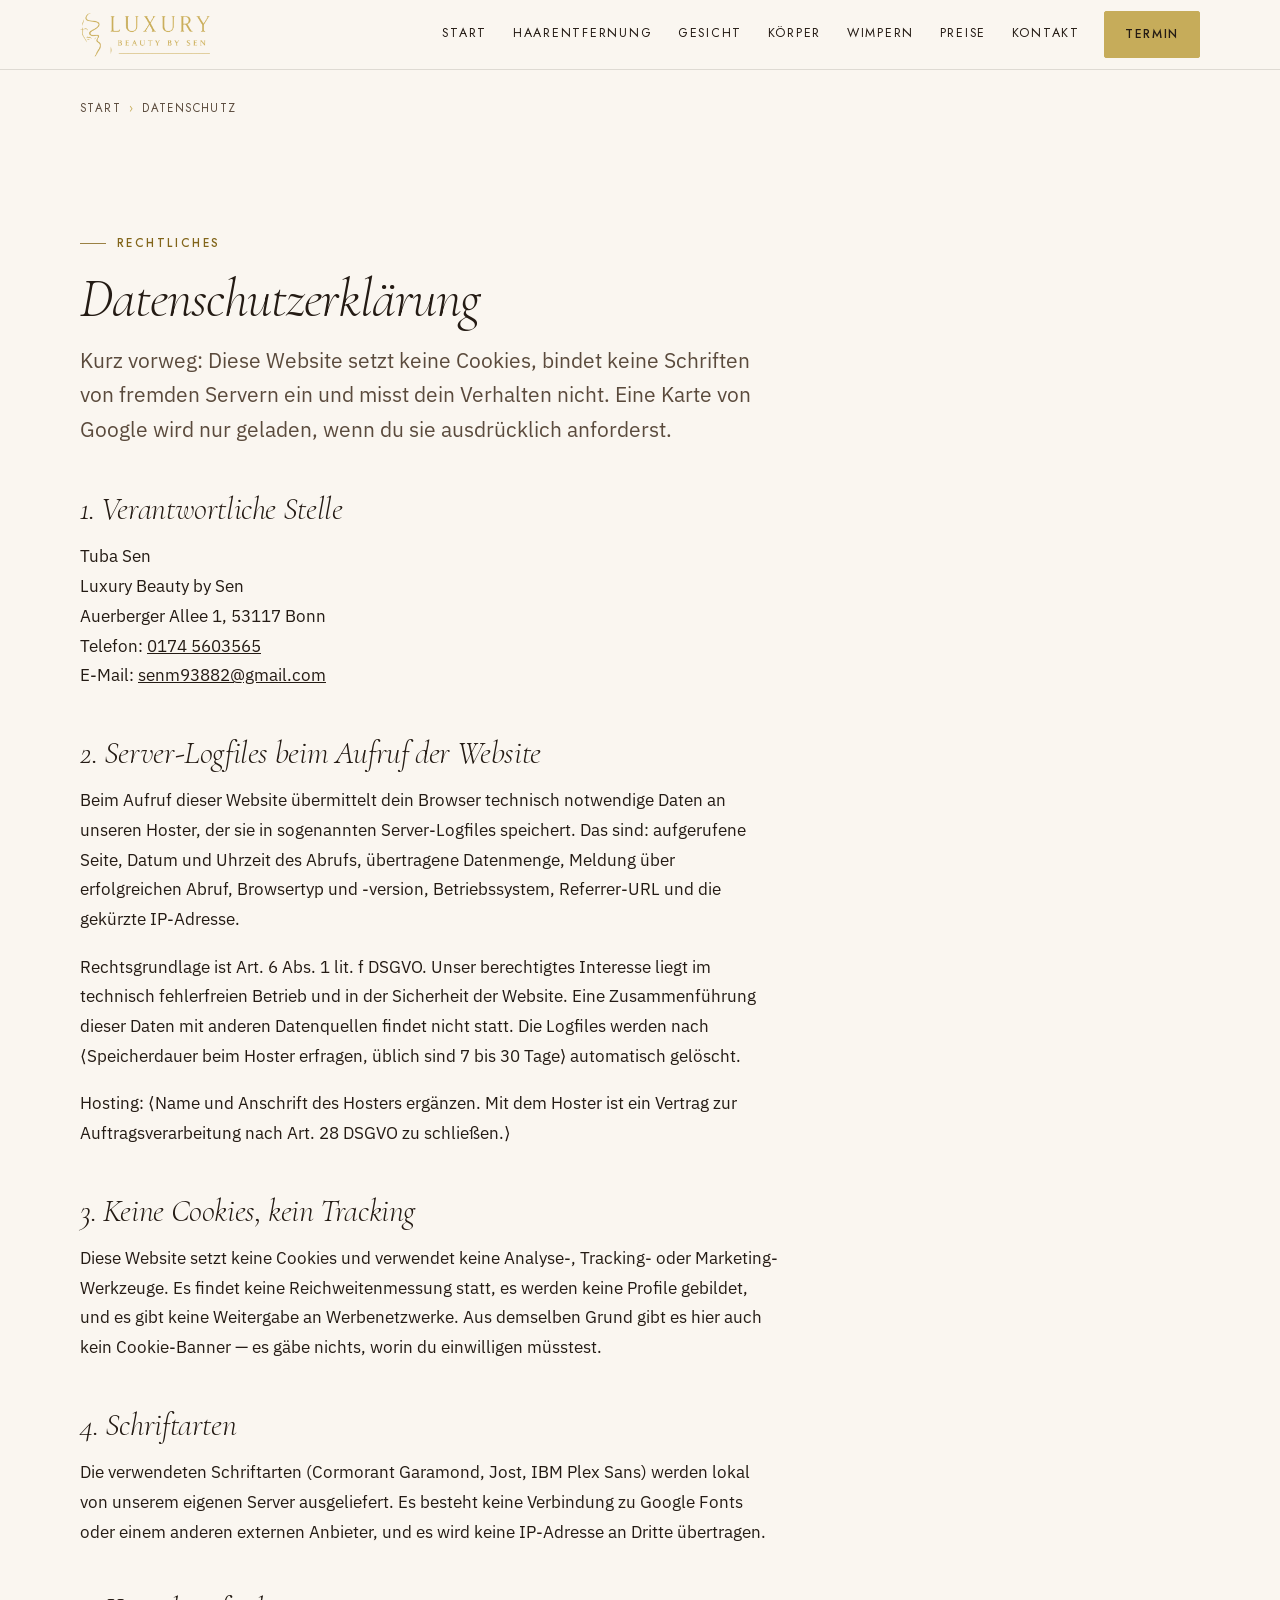
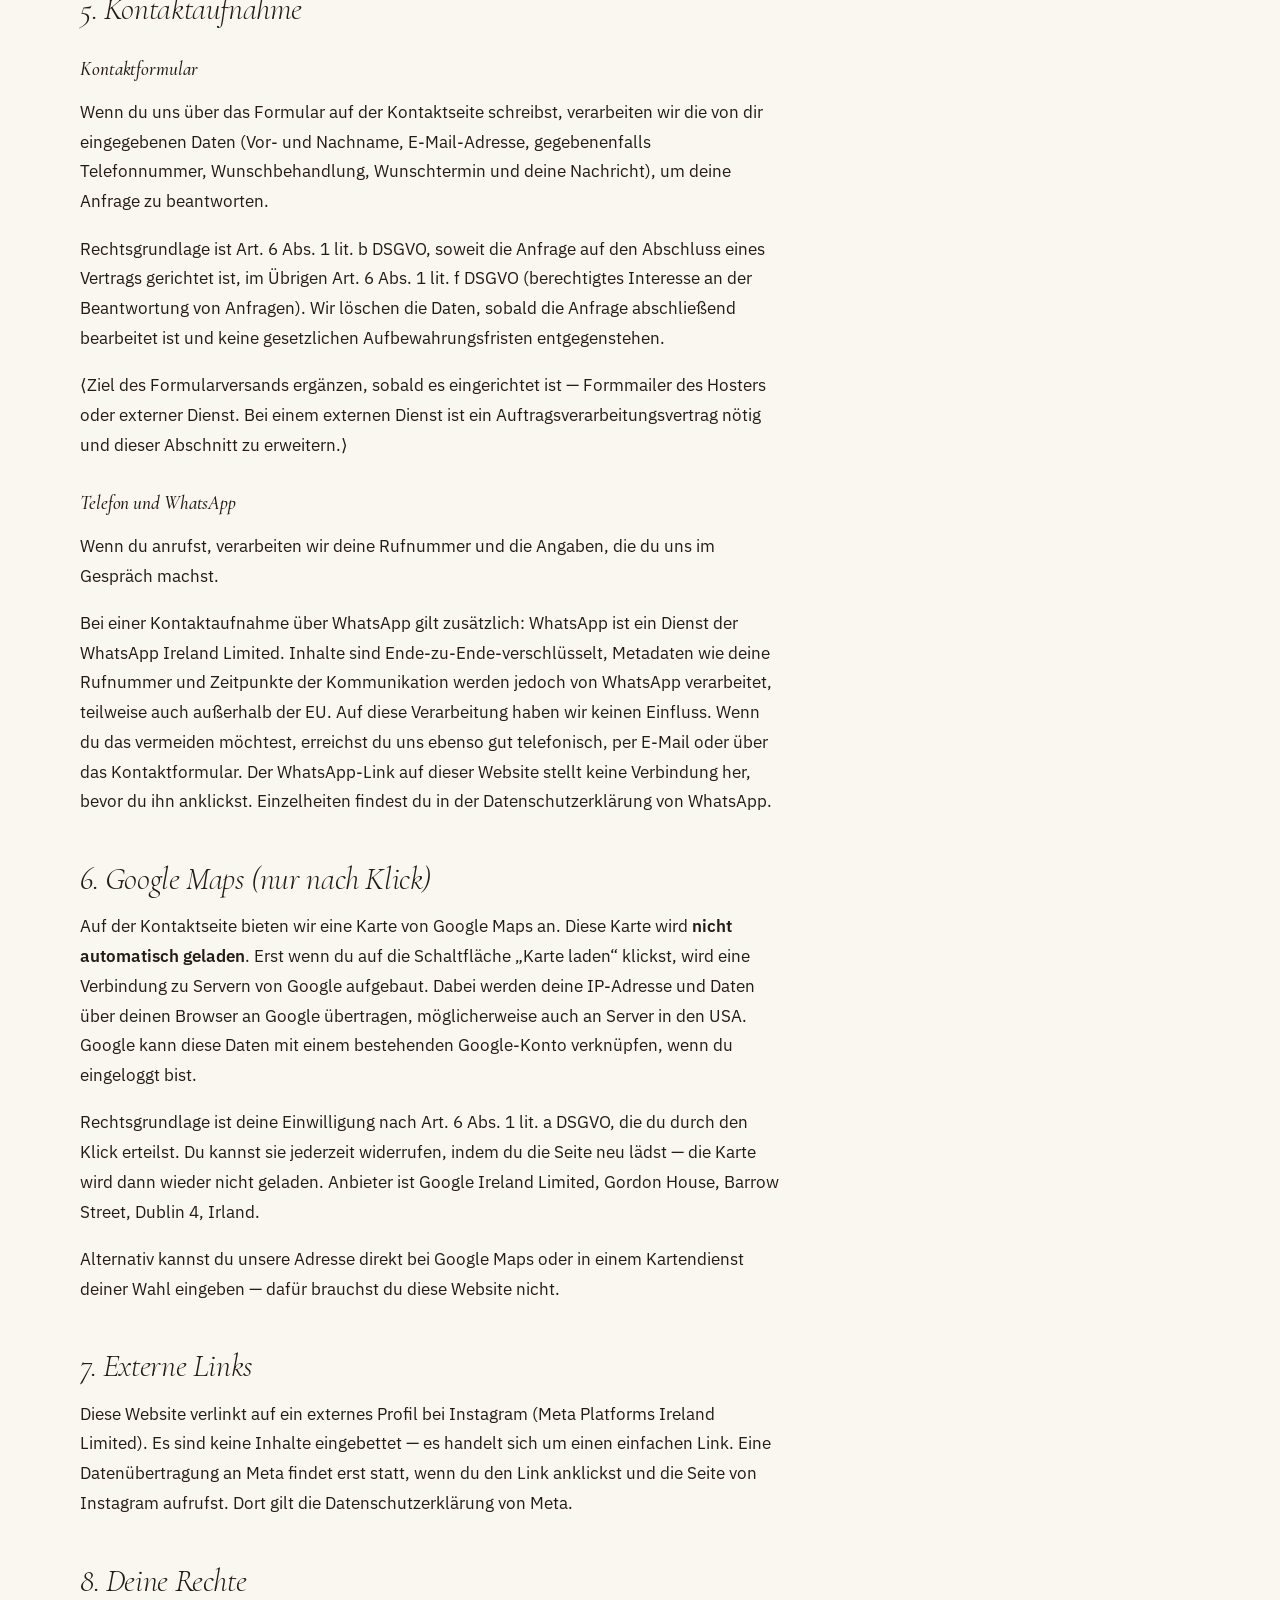
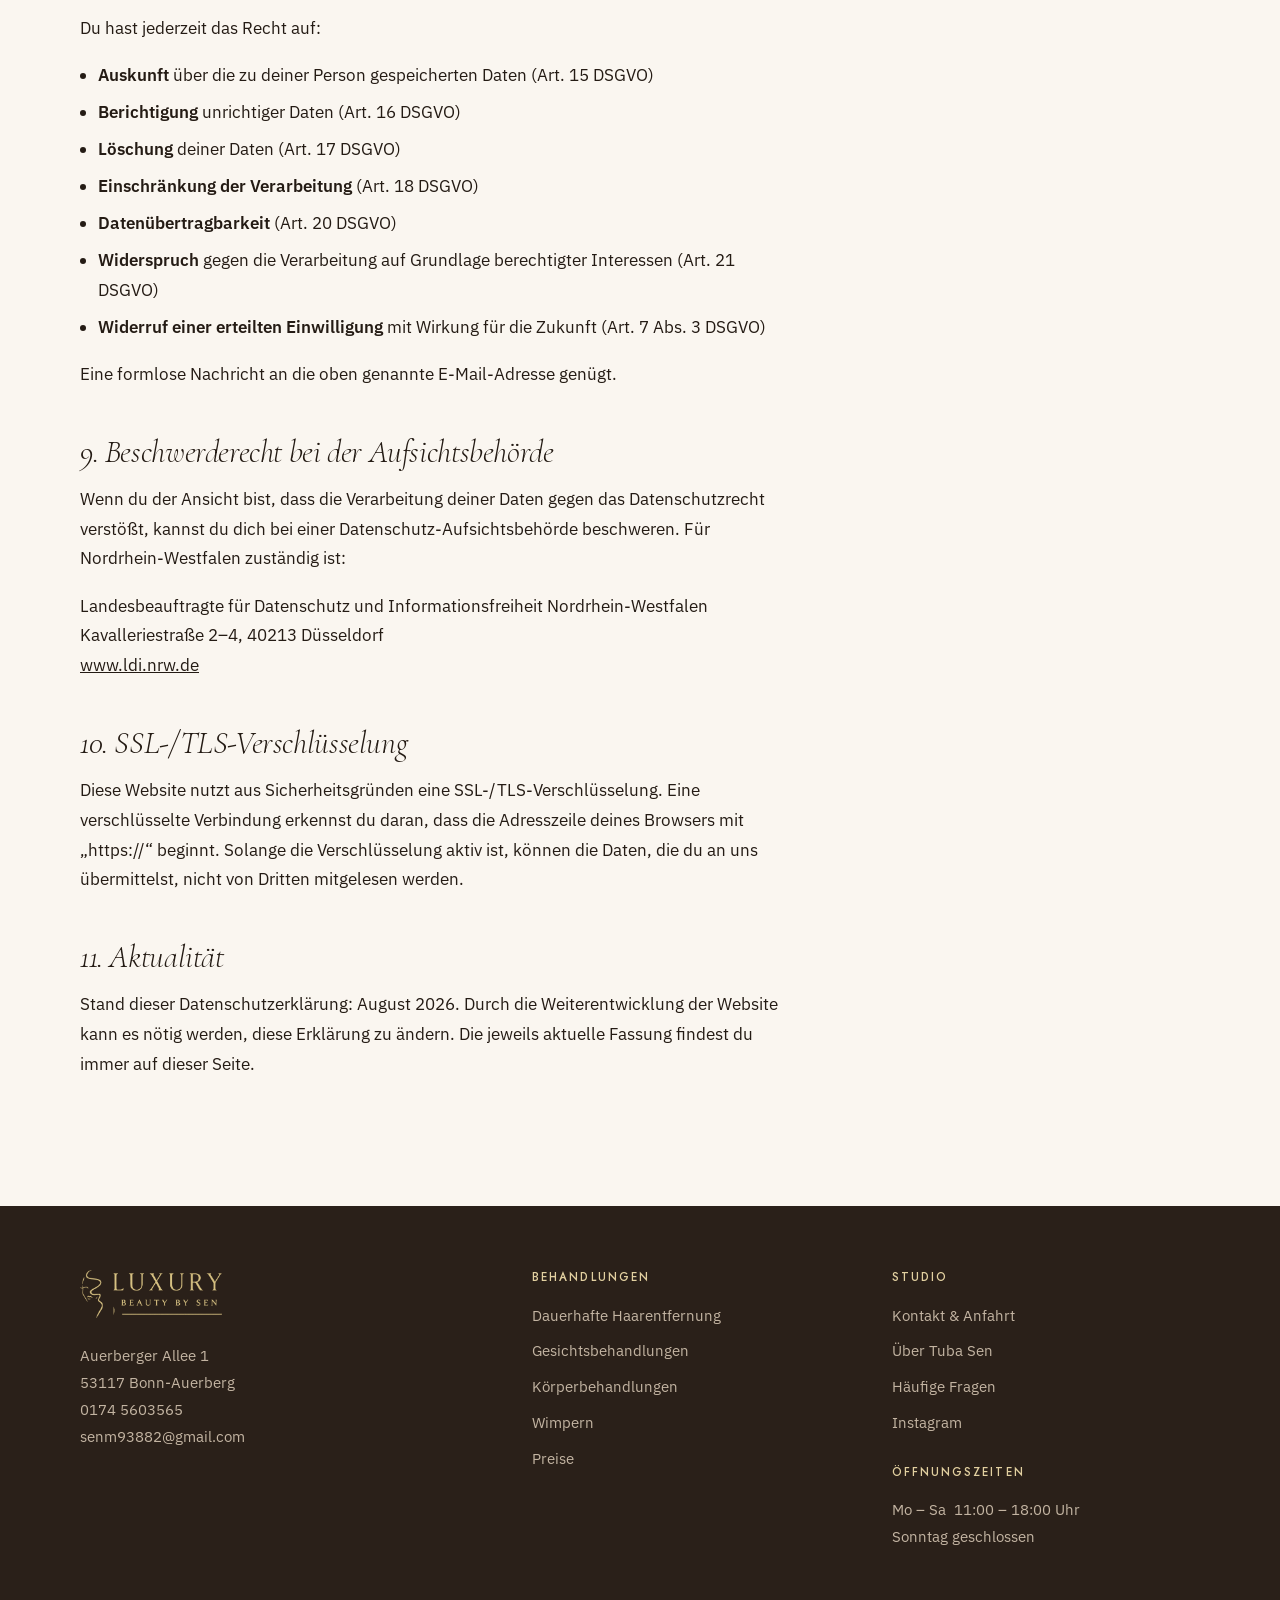
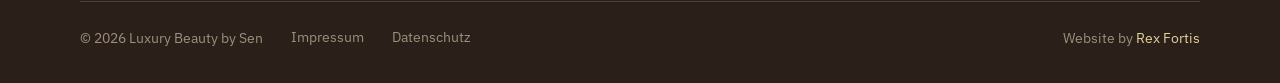
<file: datenschutz.html>
<!DOCTYPE html>
<html lang="de">
<head>
<meta charset="UTF-8">
<meta name="viewport" content="width=device-width, initial-scale=1.0">
<title>Datenschutzerklärung | Luxury Beauty by Sen, Bonn</title>
<meta name="description" content="Datenschutzerklärung von Luxury Beauty by Sen, Bonn: welche Daten beim Besuch dieser Website verarbeitet werden und welche Rechte du hast.">
<link rel="canonical" href="https://luxurybeauty-sen.de/datenschutz.html">
<meta name="robots" content="noindex, nofollow">

<link rel="icon" href="assets/favicon.ico" sizes="any">
<link rel="icon" type="image/png" sizes="192x192" href="assets/favicon-192.png">
<link rel="manifest" href="site.webmanifest">
<script>document.documentElement.classList.add('js')</script>
<link rel="stylesheet" href="assets/styles.css?v=1">
</head>
<body>
<a class="skip" href="#inhalt">Zum Inhalt springen</a>

<header class="kopf">
  <div class="kopf__in">
    <a class="marke" href="./" aria-label="Luxury Beauty by Sen – zur Startseite">
      <img src="assets/logo-lockup.webp" width="887" height="300" alt="Luxury Beauty by Sen">
    </a>
    <nav class="nav" id="hauptnav" aria-label="Hauptnavigation">
      <a href="./">Start</a>
      <a href="laser-haarentfernung-bonn/">Haarentfernung</a>
      <a href="gesichtsbehandlung-bonn/">Gesicht</a>
      <a href="koerperbehandlung-bonn/">Körper</a>
      <a href="wimpernverlaengerung-bonn/">Wimpern</a>
      <a href="preise/">Preise</a>
      <a href="kontakt/">Kontakt</a>
    </nav>
    <div class="kopf__cta">
      <a class="knopf knopf--gold" href="https://wa.me/491745603565" rel="noopener">Termin</a>
    </div>
    <button class="nav-schalter" type="button" aria-expanded="false" aria-controls="hauptnav" aria-label="Menü öffnen">
      <span></span><span></span><span></span>
    </button>
  </div>
</header>

<main id="inhalt">
  <div class="huelle">
    <nav class="krumen" aria-label="Brotkrumen">
      <ol>
        <li><a href="./">Start</a></li>
        <li>Datenschutz</li>
      </ol>
    </nav>
  </div>

  <section class="sek">
    <div class="huelle">
      <div class="fliess">
        <span class="etikett">Rechtliches</span>
        <h1 style="font-size:clamp(2.2rem,5vw,3.4rem)">Datenschutzerklärung</h1>
        <p class="lead">Kurz vorweg: Diese Website setzt keine Cookies, bindet keine Schriften von fremden Servern ein und misst dein Verhalten nicht. Eine Karte von Google wird nur geladen, wenn du sie ausdrücklich anforderst.</p>

        <h2>1. Verantwortliche Stelle</h2>
        <p>
          Tuba Sen<br>
          Luxury Beauty by Sen<br>
          Auerberger Allee 1, 53117 Bonn<br>
          Telefon: <a href="tel:+491745603565">0174 5603565</a><br>
          E-Mail: <a href="mailto:senm93882@gmail.com">senm93882@gmail.com</a>
        </p>

        <h2>2. Server-Logfiles beim Aufruf der Website</h2>
        <p>Beim Aufruf dieser Website übermittelt dein Browser technisch notwendige Daten an unseren Hoster, der sie in sogenannten Server-Logfiles speichert. Das sind: aufgerufene Seite, Datum und Uhrzeit des Abrufs, übertragene Datenmenge, Meldung über erfolgreichen Abruf, Browsertyp und -version, Betriebssystem, Referrer-URL und die gekürzte IP-Adresse.</p>
        <p>Rechtsgrundlage ist Art. 6 Abs. 1 lit. f DSGVO. Unser berechtigtes Interesse liegt im technisch fehlerfreien Betrieb und in der Sicherheit der Website. Eine Zusammenführung dieser Daten mit anderen Datenquellen findet nicht statt. Die Logfiles werden nach ⟨Speicherdauer beim Hoster erfragen, üblich sind 7 bis 30 Tage⟩ automatisch gelöscht.</p>
        <p>Hosting: ⟨Name und Anschrift des Hosters ergänzen. Mit dem Hoster ist ein Vertrag zur Auftragsverarbeitung nach Art. 28 DSGVO zu schließen.⟩</p>

        <h2>3. Keine Cookies, kein Tracking</h2>
        <p>Diese Website setzt keine Cookies und verwendet keine Analyse-, Tracking- oder Marketing-Werkzeuge. Es findet keine Reichweitenmessung statt, es werden keine Profile gebildet, und es gibt keine Weitergabe an Werbenetzwerke. Aus demselben Grund gibt es hier auch kein Cookie-Banner — es gäbe nichts, worin du einwilligen müsstest.</p>

        <h2>4. Schriftarten</h2>
        <p>Die verwendeten Schriftarten (Cormorant Garamond, Jost, IBM Plex Sans) werden lokal von unserem eigenen Server ausgeliefert. Es besteht keine Verbindung zu Google Fonts oder einem anderen externen Anbieter, und es wird keine IP-Adresse an Dritte übertragen.</p>

        <h2>5. Kontaktaufnahme</h2>
        <h3>Kontaktformular</h3>
        <p>Wenn du uns über das Formular auf der Kontaktseite schreibst, verarbeiten wir die von dir eingegebenen Daten (Vor- und Nachname, E-Mail-Adresse, gegebenenfalls Telefonnummer, Wunschbehandlung, Wunschtermin und deine Nachricht), um deine Anfrage zu beantworten.</p>
        <p>Rechtsgrundlage ist Art. 6 Abs. 1 lit. b DSGVO, soweit die Anfrage auf den Abschluss eines Vertrags gerichtet ist, im Übrigen Art. 6 Abs. 1 lit. f DSGVO (berechtigtes Interesse an der Beantwortung von Anfragen). Wir löschen die Daten, sobald die Anfrage abschließend bearbeitet ist und keine gesetzlichen Aufbewahrungsfristen entgegenstehen.</p>
        <p>⟨Ziel des Formularversands ergänzen, sobald es eingerichtet ist — Formmailer des Hosters oder externer Dienst. Bei einem externen Dienst ist ein Auftragsverarbeitungsvertrag nötig und dieser Abschnitt zu erweitern.⟩</p>

        <h3>Telefon und WhatsApp</h3>
        <p>Wenn du anrufst, verarbeiten wir deine Rufnummer und die Angaben, die du uns im Gespräch machst.</p>
        <p>Bei einer Kontaktaufnahme über WhatsApp gilt zusätzlich: WhatsApp ist ein Dienst der WhatsApp Ireland Limited. Inhalte sind Ende-zu-Ende-verschlüsselt, Metadaten wie deine Rufnummer und Zeitpunkte der Kommunikation werden jedoch von WhatsApp verarbeitet, teilweise auch außerhalb der EU. Auf diese Verarbeitung haben wir keinen Einfluss. Wenn du das vermeiden möchtest, erreichst du uns ebenso gut telefonisch, per E-Mail oder über das Kontaktformular. Der WhatsApp-Link auf dieser Website stellt keine Verbindung her, bevor du ihn anklickst. Einzelheiten findest du in der Datenschutzerklärung von WhatsApp.</p>

        <h2>6. Google Maps (nur nach Klick)</h2>
        <p>Auf der Kontaktseite bieten wir eine Karte von Google Maps an. Diese Karte wird <strong>nicht automatisch geladen</strong>. Erst wenn du auf die Schaltfläche „Karte laden“ klickst, wird eine Verbindung zu Servern von Google aufgebaut. Dabei werden deine IP-Adresse und Daten über deinen Browser an Google übertragen, möglicherweise auch an Server in den USA. Google kann diese Daten mit einem bestehenden Google-Konto verknüpfen, wenn du eingeloggt bist.</p>
        <p>Rechtsgrundlage ist deine Einwilligung nach Art. 6 Abs. 1 lit. a DSGVO, die du durch den Klick erteilst. Du kannst sie jederzeit widerrufen, indem du die Seite neu lädst — die Karte wird dann wieder nicht geladen. Anbieter ist Google Ireland Limited, Gordon House, Barrow Street, Dublin 4, Irland.</p>
        <p>Alternativ kannst du unsere Adresse direkt bei Google Maps oder in einem Kartendienst deiner Wahl eingeben — dafür brauchst du diese Website nicht.</p>

        <h2>7. Externe Links</h2>
        <p>Diese Website verlinkt auf ein externes Profil bei Instagram (Meta Platforms Ireland Limited). Es sind keine Inhalte eingebettet — es handelt sich um einen einfachen Link. Eine Datenübertragung an Meta findet erst statt, wenn du den Link anklickst und die Seite von Instagram aufrufst. Dort gilt die Datenschutzerklärung von Meta.</p>

        <h2>8. Deine Rechte</h2>
        <p>Du hast jederzeit das Recht auf:</p>
        <ul>
          <li><strong>Auskunft</strong> über die zu deiner Person gespeicherten Daten (Art. 15 DSGVO)</li>
          <li><strong>Berichtigung</strong> unrichtiger Daten (Art. 16 DSGVO)</li>
          <li><strong>Löschung</strong> deiner Daten (Art. 17 DSGVO)</li>
          <li><strong>Einschränkung der Verarbeitung</strong> (Art. 18 DSGVO)</li>
          <li><strong>Datenübertragbarkeit</strong> (Art. 20 DSGVO)</li>
          <li><strong>Widerspruch</strong> gegen die Verarbeitung auf Grundlage berechtigter Interessen (Art. 21 DSGVO)</li>
          <li><strong>Widerruf einer erteilten Einwilligung</strong> mit Wirkung für die Zukunft (Art. 7 Abs. 3 DSGVO)</li>
        </ul>
        <p>Eine formlose Nachricht an die oben genannte E-Mail-Adresse genügt.</p>

        <h2>9. Beschwerderecht bei der Aufsichtsbehörde</h2>
        <p>Wenn du der Ansicht bist, dass die Verarbeitung deiner Daten gegen das Datenschutzrecht verstößt, kannst du dich bei einer Datenschutz-Aufsichtsbehörde beschweren. Für Nordrhein-Westfalen zuständig ist:</p>
        <p>
          Landesbeauftragte für Datenschutz und Informationsfreiheit Nordrhein-Westfalen<br>
          Kavalleriestraße 2–4, 40213 Düsseldorf<br>
          <a href="https://www.ldi.nrw.de" rel="noopener">www.ldi.nrw.de</a>
        </p>

        <h2>10. SSL-/TLS-Verschlüsselung</h2>
        <p>Diese Website nutzt aus Sicherheitsgründen eine SSL-/TLS-Verschlüsselung. Eine verschlüsselte Verbindung erkennst du daran, dass die Adresszeile deines Browsers mit „https://“ beginnt. Solange die Verschlüsselung aktiv ist, können die Daten, die du an uns übermittelst, nicht von Dritten mitgelesen werden.</p>

        <h2>11. Aktualität</h2>
        <p>Stand dieser Datenschutzerklärung: August 2026. Durch die Weiterentwicklung der Website kann es nötig werden, diese Erklärung zu ändern. Die jeweils aktuelle Fassung findest du immer auf dieser Seite.</p>
      </div>
    </div>
  </section>
</main>

<footer class="fuss">
  <div class="huelle">
    <div class="fuss__in">
      <div class="fuss__marke">
        <img src="assets/logo-lockup-hell.webp" width="887" height="300" alt="Luxury Beauty by Sen">
        <address>
          Auerberger Allee 1<br>
          53117 Bonn-Auerberg<br>
          <a href="tel:+491745603565">0174 5603565</a><br>
          <a href="mailto:senm93882@gmail.com">senm93882@gmail.com</a>
        </address>
      </div>
      <div>
        <h4>Behandlungen</h4>
        <ul>
          <li><a href="laser-haarentfernung-bonn/">Dauerhafte Haarentfernung</a></li>
          <li><a href="gesichtsbehandlung-bonn/">Gesichtsbehandlungen</a></li>
          <li><a href="koerperbehandlung-bonn/">Körperbehandlungen</a></li>
          <li><a href="wimpernverlaengerung-bonn/">Wimpern</a></li>
          <li><a href="preise/">Preise</a></li>
        </ul>
      </div>
      <div>
        <h4>Studio</h4>
        <ul>
          <li><a href="kontakt/">Kontakt &amp; Anfahrt</a></li>
          <li><a href="index.html#tuba">Über Tuba Sen</a></li>
          <li><a href="index.html#fragen">Häufige Fragen</a></li>
          <li><a href="https://www.instagram.com/luxury_beautyby_sen/" rel="noopener">Instagram</a></li>
        </ul>
        <h4 style="margin-top:1.75rem">Öffnungszeiten</h4>
        <p style="margin:0">Mo – Sa&nbsp;&nbsp;11:00 – 18:00 Uhr<br>Sonntag geschlossen</p>
      </div>
    </div>
    <div class="fuss__unten">
      <span>© 2026 Luxury Beauty by Sen</span>
      <a href="impressum.html">Impressum</a>
      <a href="datenschutz.html">Datenschutz</a>
      <span class="fuss__credit">Website by <a href="https://rexfortis.de" rel="noopener">Rex Fortis</a></span>
    </div>
  </div>
</footer>

<script src="assets/seite.js" defer></script>
</body>
</html>
</file>
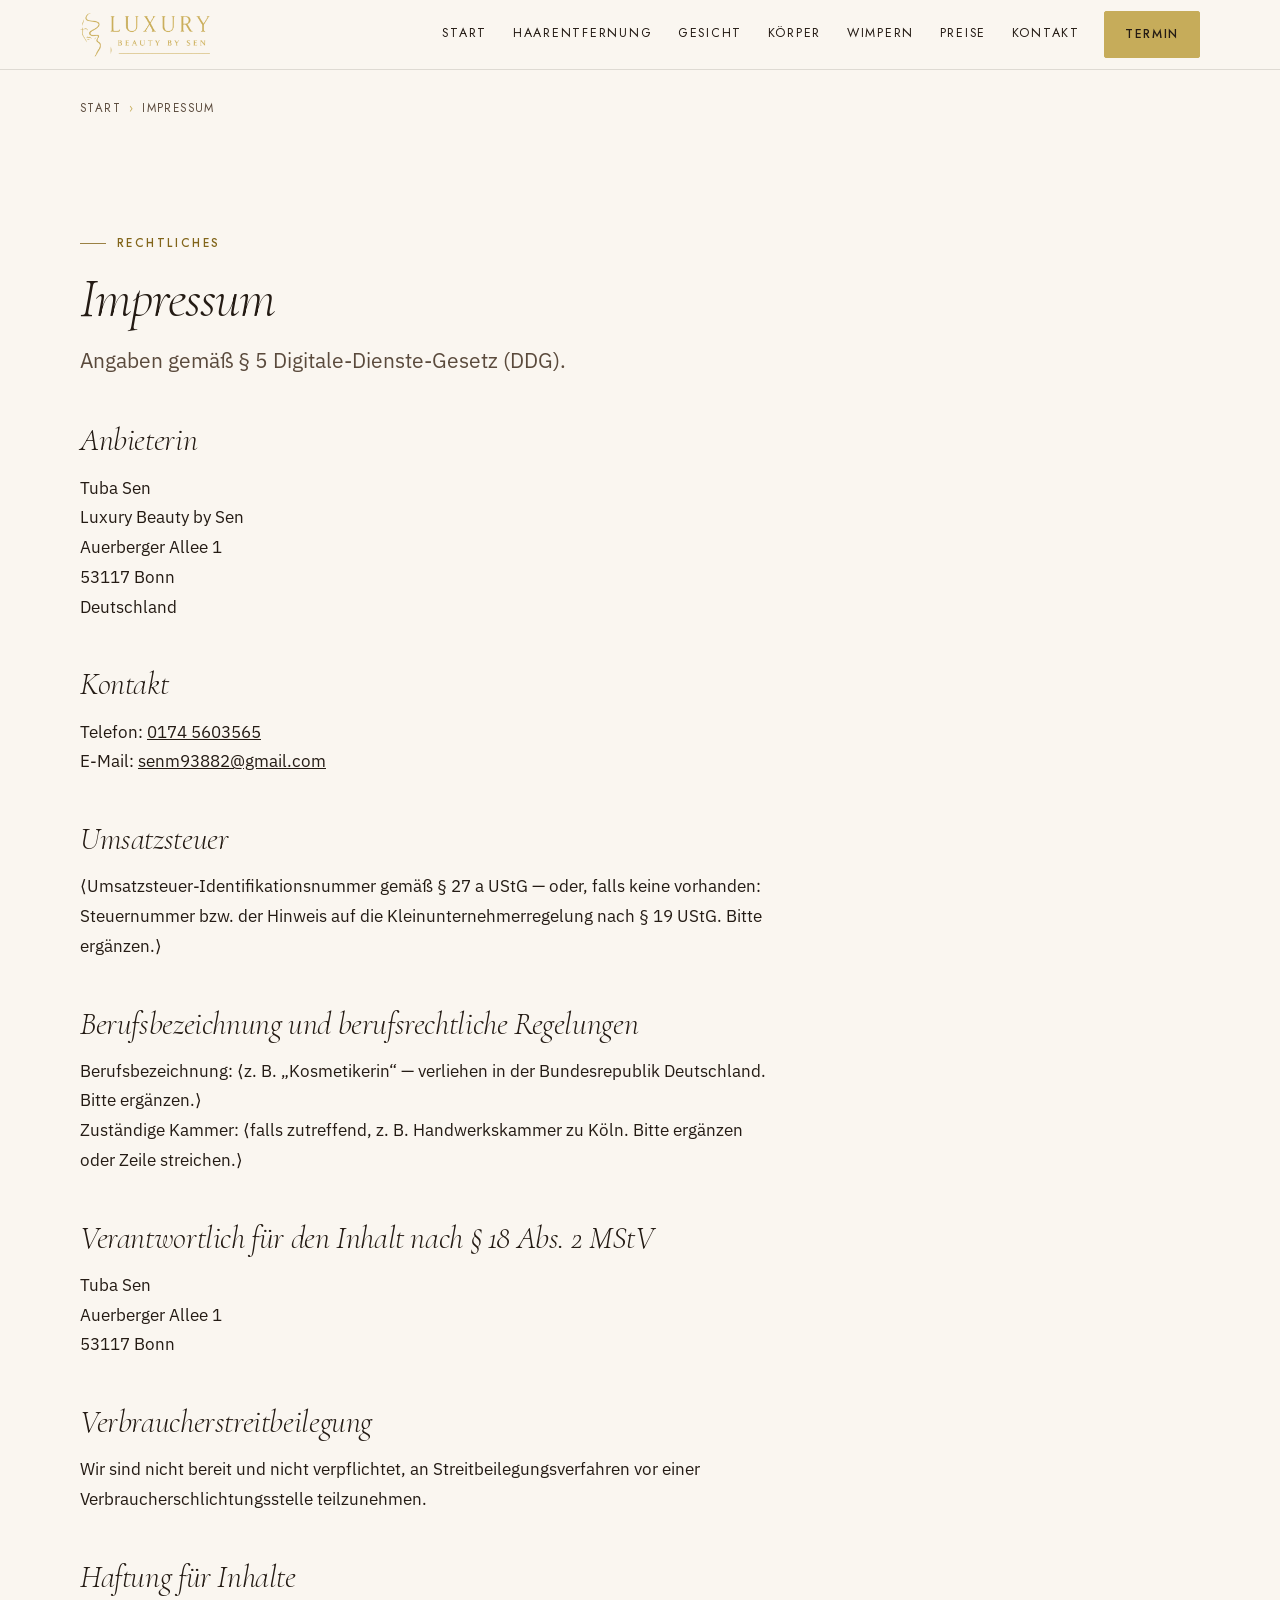
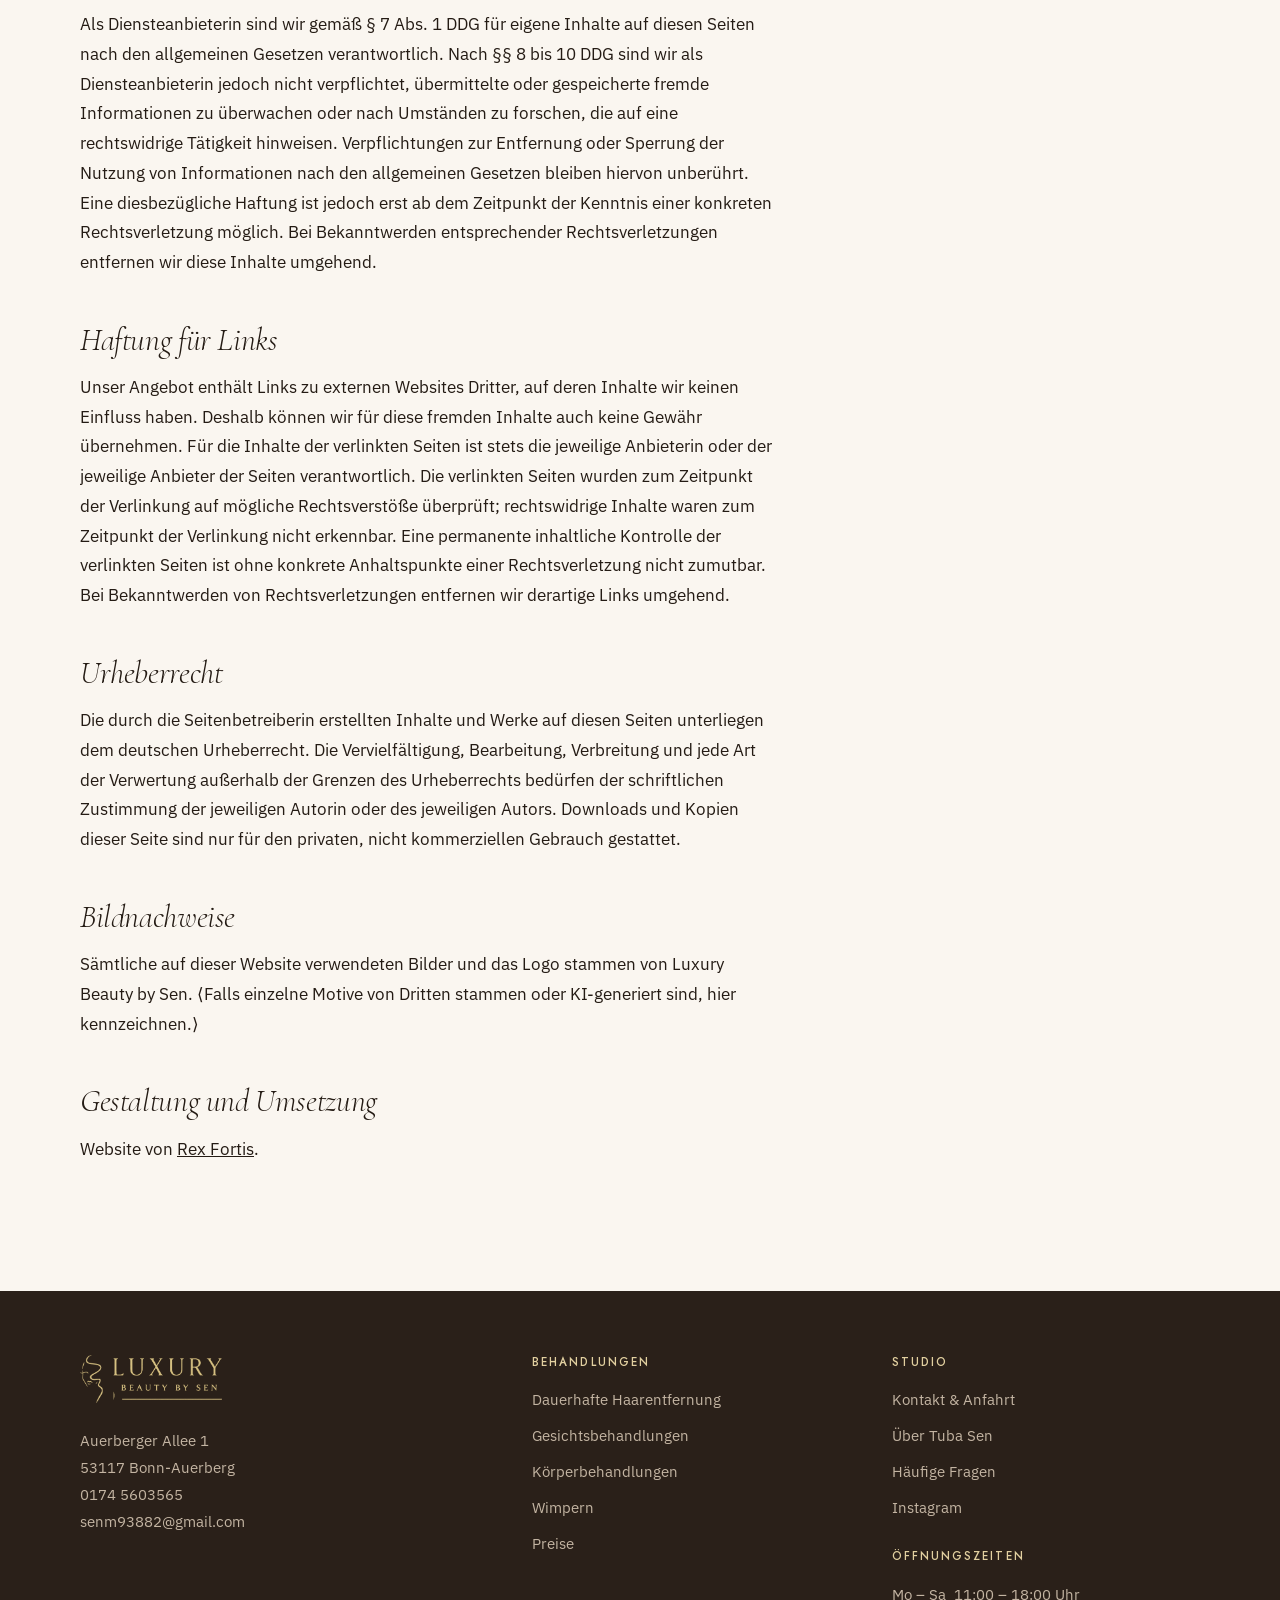
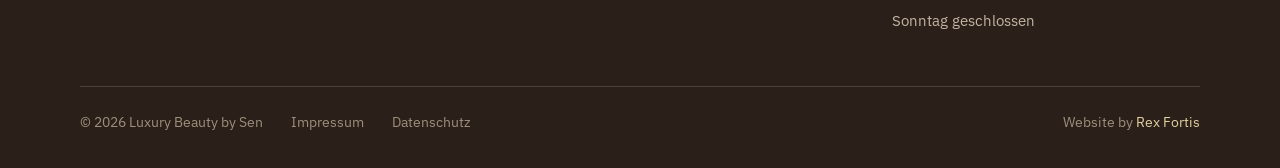
<file: impressum.html>
<!DOCTYPE html>
<html lang="de">
<head>
<meta charset="UTF-8">
<meta name="viewport" content="width=device-width, initial-scale=1.0">
<title>Impressum | Luxury Beauty by Sen, Bonn</title>
<meta name="description" content="Impressum von Luxury Beauty by Sen, Auerberger Allee 1, 53117 Bonn. Anbieterkennzeichnung nach § 5 DDG.">
<link rel="canonical" href="https://luxurybeauty-sen.de/impressum.html">
<meta name="robots" content="noindex, nofollow">

<link rel="icon" href="assets/favicon.ico" sizes="any">
<link rel="icon" type="image/png" sizes="192x192" href="assets/favicon-192.png">
<link rel="manifest" href="site.webmanifest">
<script>document.documentElement.classList.add('js')</script>
<link rel="stylesheet" href="assets/styles.css?v=1">
</head>
<body>
<a class="skip" href="#inhalt">Zum Inhalt springen</a>

<header class="kopf">
  <div class="kopf__in">
    <a class="marke" href="./" aria-label="Luxury Beauty by Sen – zur Startseite">
      <img src="assets/logo-lockup.webp" width="887" height="300" alt="Luxury Beauty by Sen">
    </a>
    <nav class="nav" id="hauptnav" aria-label="Hauptnavigation">
      <a href="./">Start</a>
      <a href="laser-haarentfernung-bonn/">Haarentfernung</a>
      <a href="gesichtsbehandlung-bonn/">Gesicht</a>
      <a href="koerperbehandlung-bonn/">Körper</a>
      <a href="wimpernverlaengerung-bonn/">Wimpern</a>
      <a href="preise/">Preise</a>
      <a href="kontakt/">Kontakt</a>
    </nav>
    <div class="kopf__cta">
      <a class="knopf knopf--gold" href="https://wa.me/491745603565" rel="noopener">Termin</a>
    </div>
    <button class="nav-schalter" type="button" aria-expanded="false" aria-controls="hauptnav" aria-label="Menü öffnen">
      <span></span><span></span><span></span>
    </button>
  </div>
</header>

<main id="inhalt">
  <div class="huelle">
    <nav class="krumen" aria-label="Brotkrumen">
      <ol>
        <li><a href="./">Start</a></li>
        <li>Impressum</li>
      </ol>
    </nav>
  </div>

  <section class="sek">
    <div class="huelle">
      <div class="fliess">
        <span class="etikett">Rechtliches</span>
        <h1 style="font-size:clamp(2.2rem,5vw,3.4rem)">Impressum</h1>
        <p class="lead">Angaben gemäß § 5 Digitale-Dienste-Gesetz (DDG).</p>

        <h2>Anbieterin</h2>
        <p>
          Tuba Sen<br>
          Luxury Beauty by Sen<br>
          Auerberger Allee 1<br>
          53117 Bonn<br>
          Deutschland
        </p>

        <h2>Kontakt</h2>
        <p>
          Telefon: <a href="tel:+491745603565">0174 5603565</a><br>
          E-Mail: <a href="mailto:senm93882@gmail.com">senm93882@gmail.com</a>
        </p>

        <h2>Umsatzsteuer</h2>
        <p>⟨Umsatzsteuer-Identifikationsnummer gemäß § 27 a UStG — oder, falls keine vorhanden: Steuernummer bzw. der Hinweis auf die Kleinunternehmerregelung nach § 19 UStG. Bitte ergänzen.⟩</p>

        <h2>Berufsbezeichnung und berufsrechtliche Regelungen</h2>
        <p>
          Berufsbezeichnung: ⟨z. B. „Kosmetikerin“ — verliehen in der Bundesrepublik Deutschland. Bitte ergänzen.⟩<br>
          Zuständige Kammer: ⟨falls zutreffend, z. B. Handwerkskammer zu Köln. Bitte ergänzen oder Zeile streichen.⟩
        </p>

        <h2>Verantwortlich für den Inhalt nach § 18 Abs. 2 MStV</h2>
        <p>
          Tuba Sen<br>
          Auerberger Allee 1<br>
          53117 Bonn
        </p>

        <h2>Verbraucherstreitbeilegung</h2>
        <p>Wir sind nicht bereit und nicht verpflichtet, an Streitbeilegungsverfahren vor einer Verbraucherschlichtungsstelle teilzunehmen.</p>

        <h2>Haftung für Inhalte</h2>
        <p>Als Diensteanbieterin sind wir gemäß § 7 Abs. 1 DDG für eigene Inhalte auf diesen Seiten nach den allgemeinen Gesetzen verantwortlich. Nach §§ 8 bis 10 DDG sind wir als Diensteanbieterin jedoch nicht verpflichtet, übermittelte oder gespeicherte fremde Informationen zu überwachen oder nach Umständen zu forschen, die auf eine rechtswidrige Tätigkeit hinweisen. Verpflichtungen zur Entfernung oder Sperrung der Nutzung von Informationen nach den allgemeinen Gesetzen bleiben hiervon unberührt. Eine diesbezügliche Haftung ist jedoch erst ab dem Zeitpunkt der Kenntnis einer konkreten Rechtsverletzung möglich. Bei Bekanntwerden entsprechender Rechtsverletzungen entfernen wir diese Inhalte umgehend.</p>

        <h2>Haftung für Links</h2>
        <p>Unser Angebot enthält Links zu externen Websites Dritter, auf deren Inhalte wir keinen Einfluss haben. Deshalb können wir für diese fremden Inhalte auch keine Gewähr übernehmen. Für die Inhalte der verlinkten Seiten ist stets die jeweilige Anbieterin oder der jeweilige Anbieter der Seiten verantwortlich. Die verlinkten Seiten wurden zum Zeitpunkt der Verlinkung auf mögliche Rechtsverstöße überprüft; rechtswidrige Inhalte waren zum Zeitpunkt der Verlinkung nicht erkennbar. Eine permanente inhaltliche Kontrolle der verlinkten Seiten ist ohne konkrete Anhaltspunkte einer Rechtsverletzung nicht zumutbar. Bei Bekanntwerden von Rechtsverletzungen entfernen wir derartige Links umgehend.</p>

        <h2>Urheberrecht</h2>
        <p>Die durch die Seitenbetreiberin erstellten Inhalte und Werke auf diesen Seiten unterliegen dem deutschen Urheberrecht. Die Vervielfältigung, Bearbeitung, Verbreitung und jede Art der Verwertung außerhalb der Grenzen des Urheberrechts bedürfen der schriftlichen Zustimmung der jeweiligen Autorin oder des jeweiligen Autors. Downloads und Kopien dieser Seite sind nur für den privaten, nicht kommerziellen Gebrauch gestattet.</p>

        <h2>Bildnachweise</h2>
        <p>Sämtliche auf dieser Website verwendeten Bilder und das Logo stammen von Luxury Beauty by Sen. ⟨Falls einzelne Motive von Dritten stammen oder KI-generiert sind, hier kennzeichnen.⟩</p>

        <h2>Gestaltung und Umsetzung</h2>
        <p>Website von <a href="https://rexfortis.de" rel="noopener">Rex Fortis</a>.</p>
      </div>
    </div>
  </section>
</main>

<footer class="fuss">
  <div class="huelle">
    <div class="fuss__in">
      <div class="fuss__marke">
        <img src="assets/logo-lockup-hell.webp" width="887" height="300" alt="Luxury Beauty by Sen">
        <address>
          Auerberger Allee 1<br>
          53117 Bonn-Auerberg<br>
          <a href="tel:+491745603565">0174 5603565</a><br>
          <a href="mailto:senm93882@gmail.com">senm93882@gmail.com</a>
        </address>
      </div>
      <div>
        <h4>Behandlungen</h4>
        <ul>
          <li><a href="laser-haarentfernung-bonn/">Dauerhafte Haarentfernung</a></li>
          <li><a href="gesichtsbehandlung-bonn/">Gesichtsbehandlungen</a></li>
          <li><a href="koerperbehandlung-bonn/">Körperbehandlungen</a></li>
          <li><a href="wimpernverlaengerung-bonn/">Wimpern</a></li>
          <li><a href="preise/">Preise</a></li>
        </ul>
      </div>
      <div>
        <h4>Studio</h4>
        <ul>
          <li><a href="kontakt/">Kontakt &amp; Anfahrt</a></li>
          <li><a href="index.html#tuba">Über Tuba Sen</a></li>
          <li><a href="index.html#fragen">Häufige Fragen</a></li>
          <li><a href="https://www.instagram.com/luxury_beautyby_sen/" rel="noopener">Instagram</a></li>
        </ul>
        <h4 style="margin-top:1.75rem">Öffnungszeiten</h4>
        <p style="margin:0">Mo – Sa&nbsp;&nbsp;11:00 – 18:00 Uhr<br>Sonntag geschlossen</p>
      </div>
    </div>
    <div class="fuss__unten">
      <span>© 2026 Luxury Beauty by Sen</span>
      <a href="impressum.html">Impressum</a>
      <a href="datenschutz.html">Datenschutz</a>
      <span class="fuss__credit">Website by <a href="https://rexfortis.de" rel="noopener">Rex Fortis</a></span>
    </div>
  </div>
</footer>

<script src="assets/seite.js" defer></script>
</body>
</html>
</file>
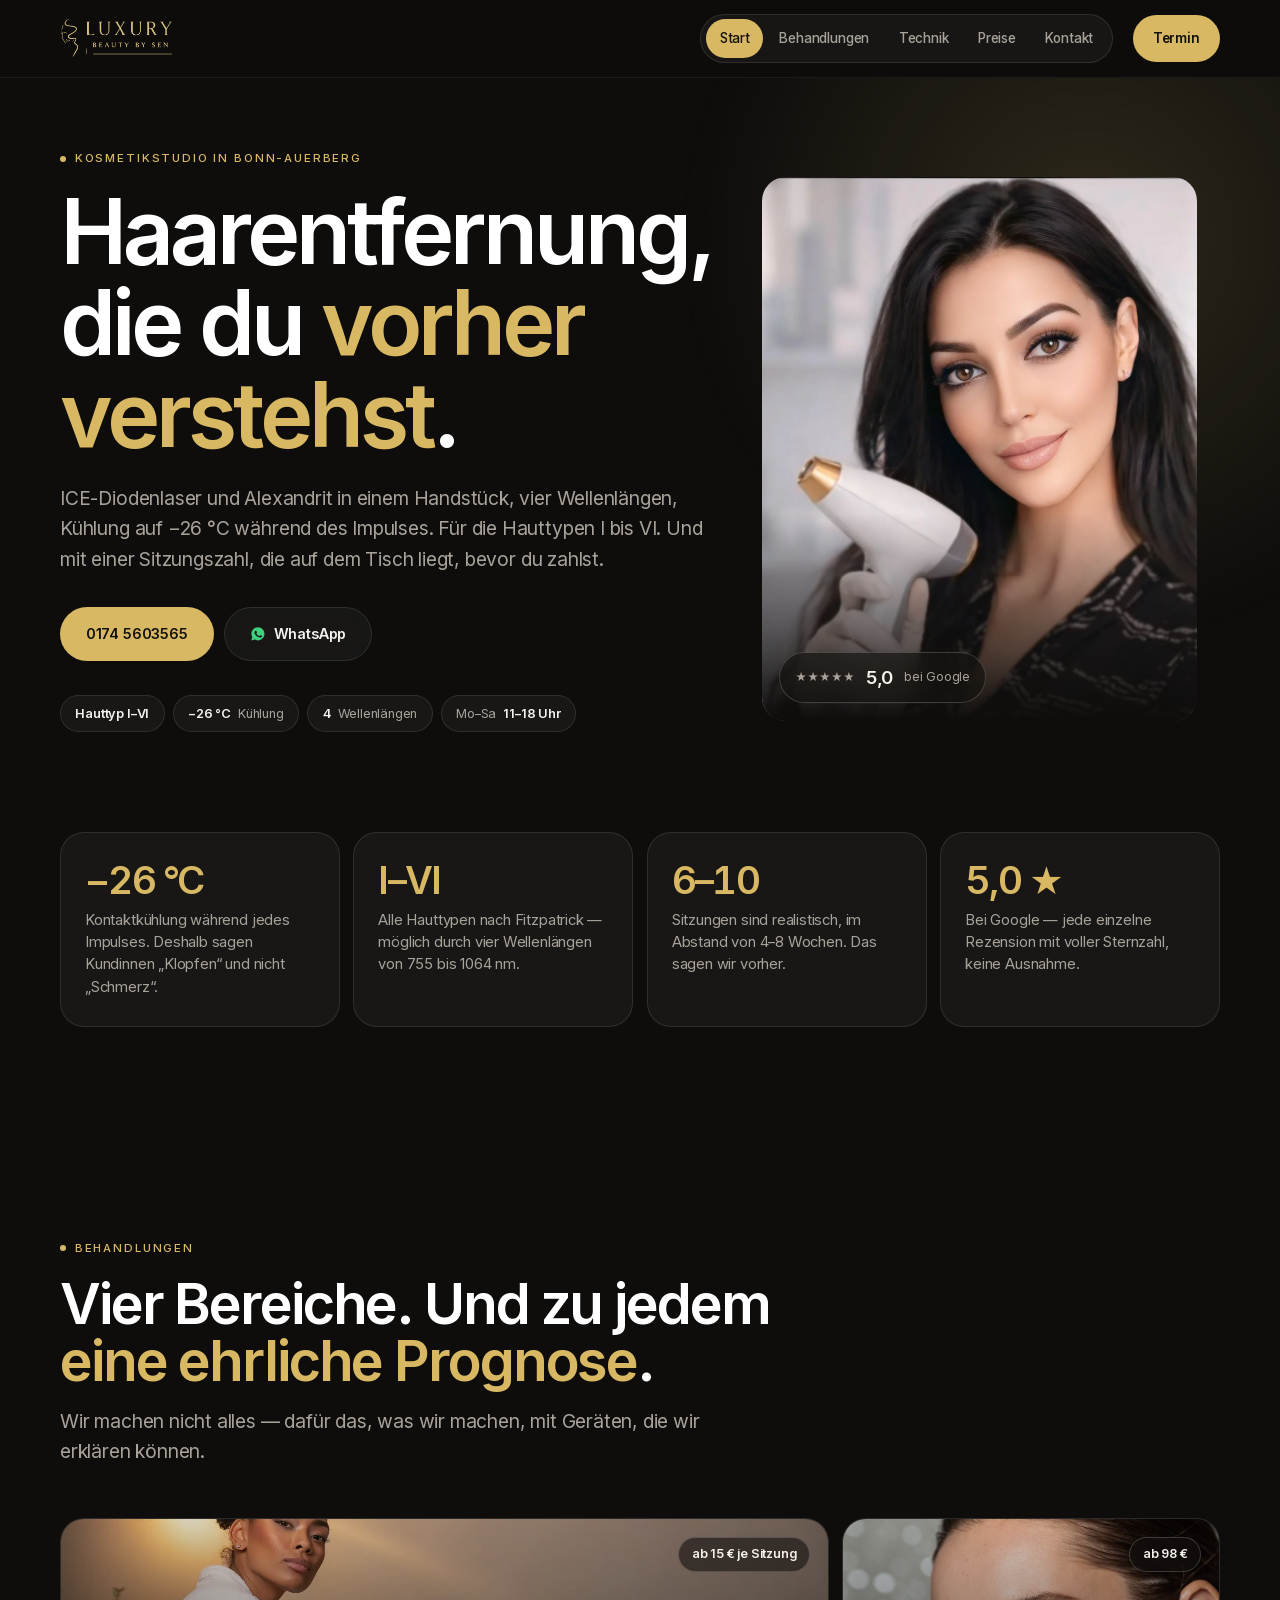
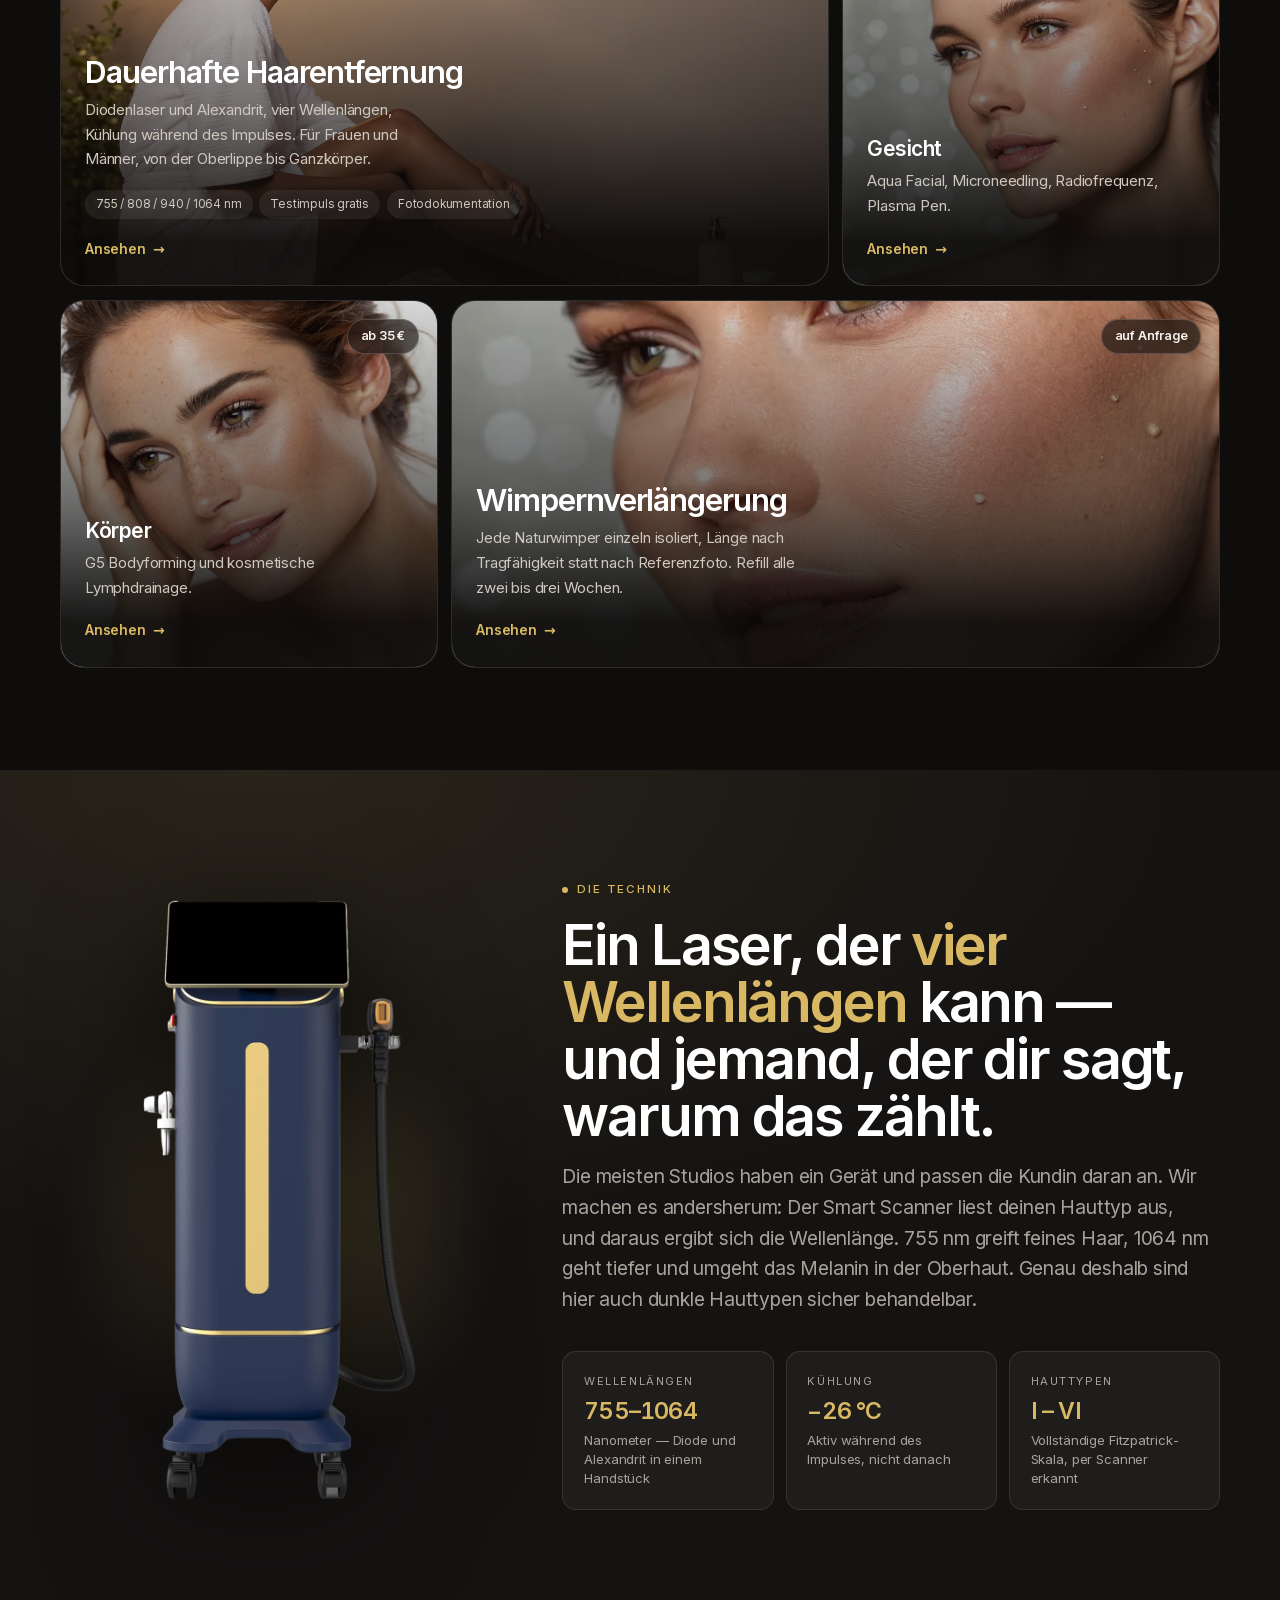
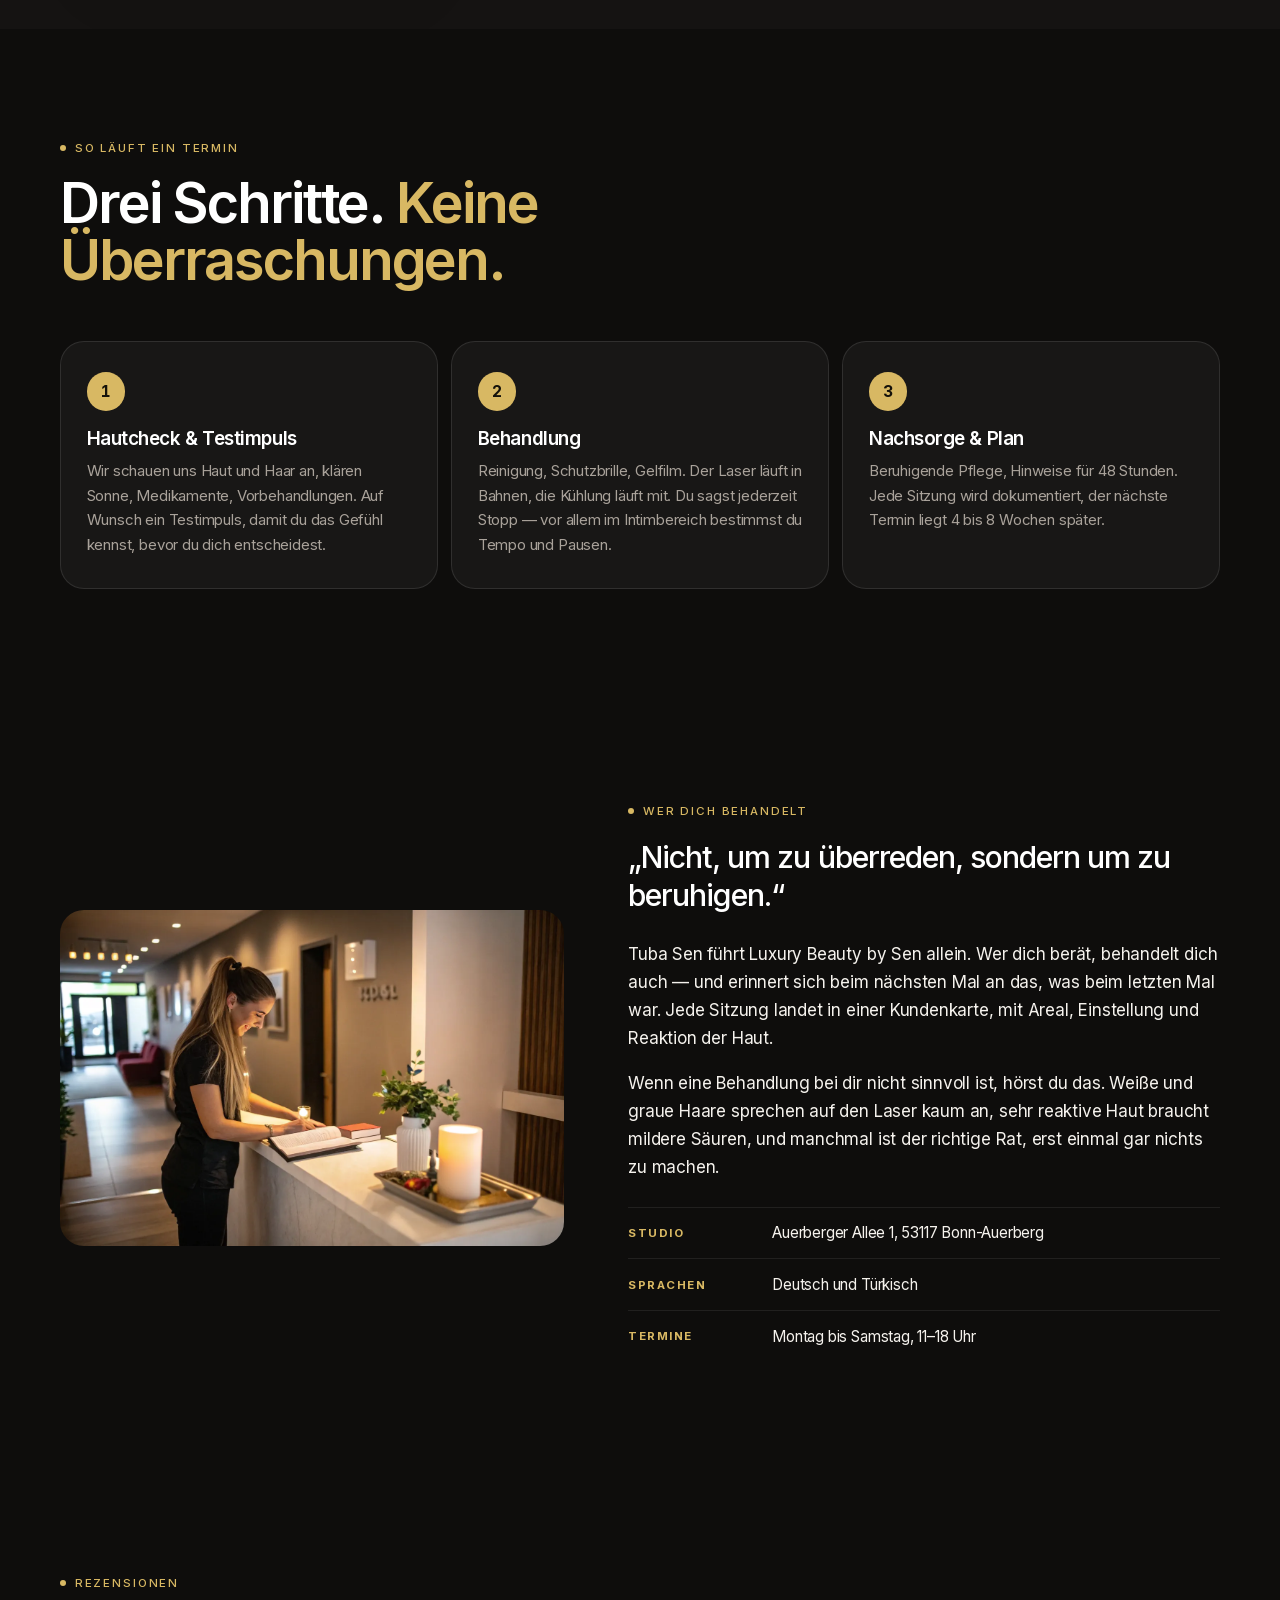
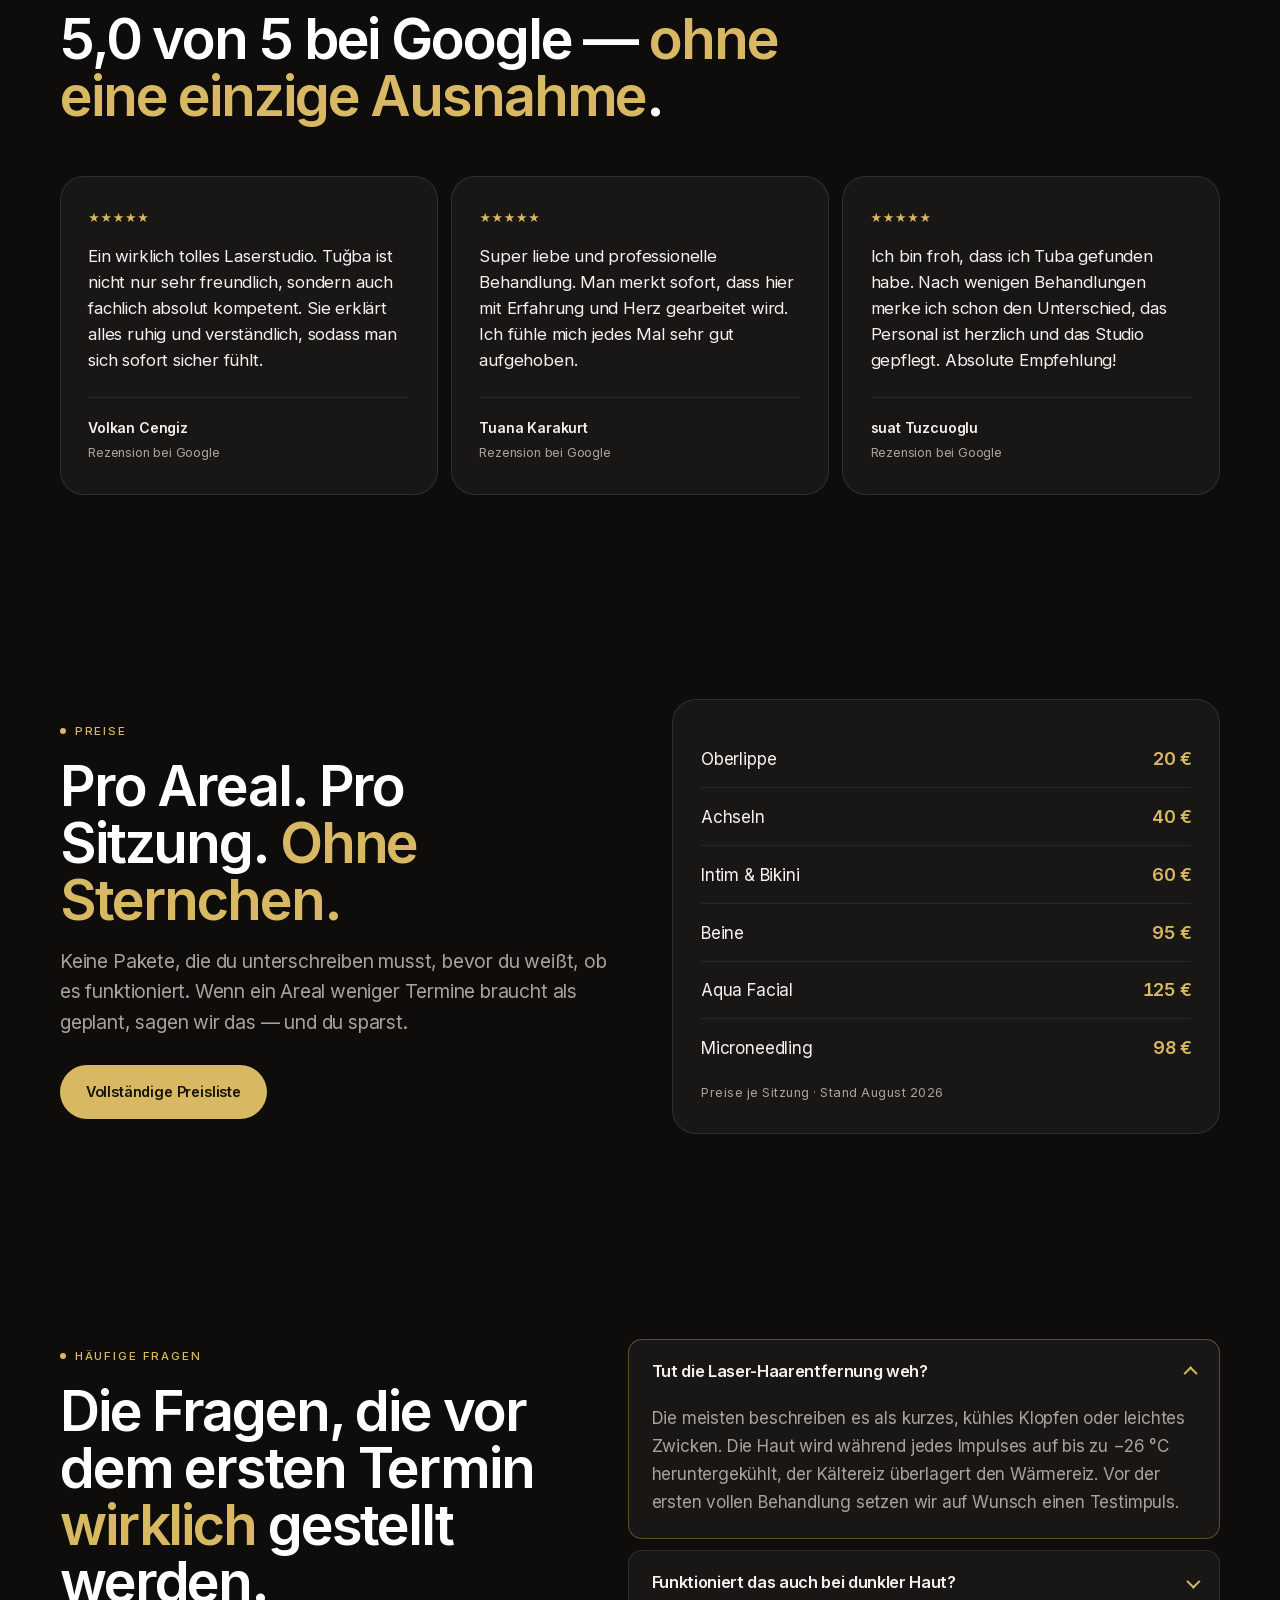
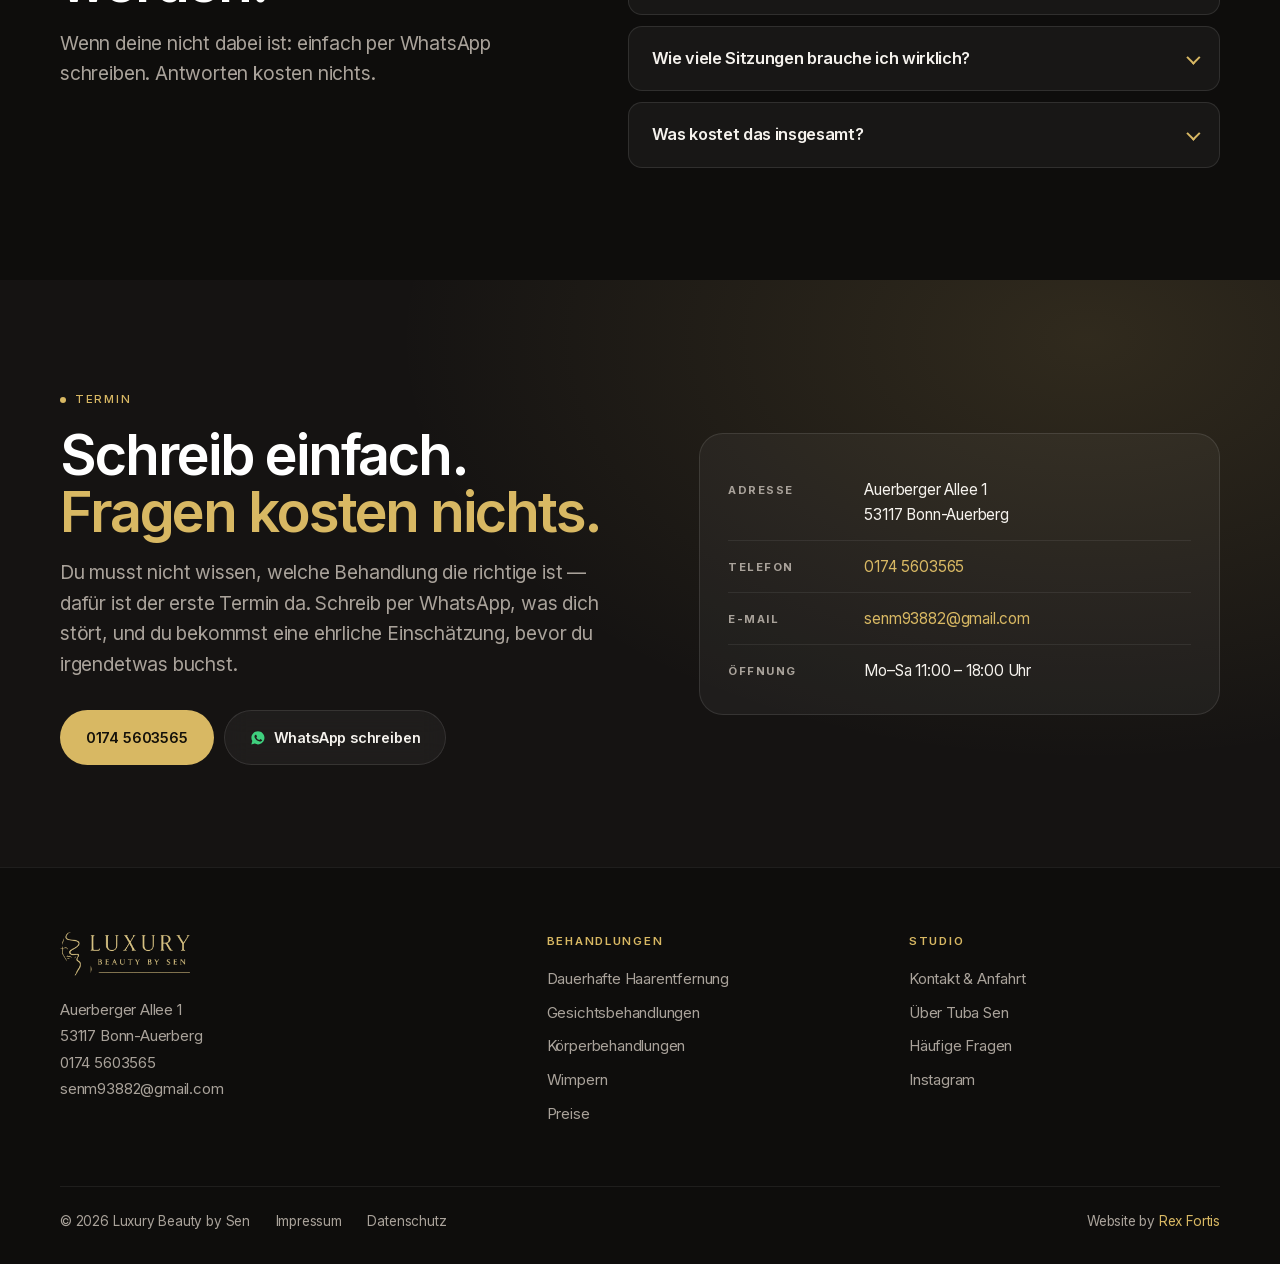
<file: entwuerfe/a-dark.html>
<!DOCTYPE html>
<html lang="de">
<head>
<meta charset="UTF-8">
<meta name="viewport" content="width=device-width, initial-scale=1.0">
<title>Variante A – Dark &amp; Tech-Luxe | Luxury Beauty by Sen</title>
<meta name="description" content="Designvariante A für luxurybeauty-sen.de: warmes Fast-Schwarz, randlose Bilder, Gold als Akzent.">
<meta name="robots" content="noindex, nofollow">
<link rel="icon" href="../assets/favicon.ico" sizes="any">
<link rel="icon" type="image/png" sizes="192x192" href="../assets/favicon-192.png">
<meta name="theme-color" content="#0E0D0C">
<script>document.documentElement.classList.add('js')</script>
<link rel="preload" href="assets/fonts/inter-latin.woff2" as="font" type="font/woff2" crossorigin>
<link rel="stylesheet" href="assets/a-dark.css?v=1">
</head>
<body>
<a class="skip" href="#inhalt">Zum Inhalt springen</a>

<header class="kopf">
  <div class="kopf__in">
    <a class="marke" href="index.html" aria-label="Luxury Beauty by Sen">
      <img src="../assets/logo-lockup-hell.webp" width="887" height="300" alt="Luxury Beauty by Sen">
    </a>
    <nav class="nav" id="hauptnav" aria-label="Hauptnavigation">
      <a href="#" aria-current="page">Start</a>
      <a href="#behandlungen">Behandlungen</a>
      <a href="#technik">Technik</a>
      <a href="#preise">Preise</a>
      <a href="#kontakt">Kontakt</a>
    </nav>
    <div class="kopf__cta">
      <a class="knopf knopf--gold" href="https://wa.me/491745603565" rel="noopener">Termin</a>
    </div>
    <button class="nav-schalter" type="button" aria-expanded="false" aria-controls="hauptnav" aria-label="Menü öffnen">
      <span></span><span></span><span></span>
    </button>
  </div>
</header>

<main id="inhalt">

  <section class="hero">
    <div class="schein schein--hero" aria-hidden="true"></div>
    <div class="huelle hero__in">
      <div>
        <span class="etikett">Kosmetikstudio in Bonn-Auerberg</span>
        <h1>Haarentfernung, die du <em>vorher verstehst</em>.</h1>
        <p class="lead">ICE-Diodenlaser und Alexandrit in einem Handstück, vier Wellenlängen, Kühlung auf −26 °C während des Impulses. Für die Hauttypen I bis VI. Und mit einer Sitzungszahl, die auf dem Tisch liegt, bevor du zahlst.</p>
        <div class="knopf-paar">
          <a class="knopf knopf--gold" href="tel:+491745603565">0174 5603565</a>
          <a class="knopf knopf--glas" href="https://wa.me/491745603565" rel="noopener">
            <svg class="wa" viewBox="0 0 24 24" fill="currentColor" aria-hidden="true"><path d="M12.04 2C6.58 2 2.13 6.45 2.13 11.91c0 1.75.46 3.45 1.32 4.95L2 22l5.25-1.38a9.9 9.9 0 0 0 4.79 1.22h.01c5.46 0 9.91-4.45 9.91-9.91S17.5 2 12.04 2m5.8 14.16c-.24.68-1.4 1.3-1.94 1.34-.5.04-.98.22-3.3-.69-2.77-1.09-4.54-3.92-4.68-4.1-.14-.19-1.12-1.49-1.12-2.85s.71-2.02.96-2.3c.25-.27.55-.34.73-.34.18 0 .37 0 .53.01.17.01.4-.06.62.48.24.55.8 1.9.87 2.04.07.14.12.3.02.49-.1.19-.15.3-.29.47-.15.16-.31.37-.44.5-.15.14-.3.3-.13.59.17.29.75 1.24 1.61 2.01 1.11.99 2.04 1.3 2.33 1.44.29.15.46.12.63-.07.17-.2.73-.85.92-1.14.19-.29.39-.24.65-.14.26.09 1.65.78 1.93.92.29.14.48.22.55.34.07.12.07.68-.17 1.36"/></svg>
            WhatsApp
          </a>
        </div>
        <ul class="marken">
          <li><b>Hauttyp I–VI</b></li>
          <li><b>−26 °C</b> Kühlung</li>
          <li><b>4</b> Wellenlängen</li>
          <li>Mo–Sa <b>11–18 Uhr</b></li>
        </ul>
      </div>
      <div class="hero__bild">
        <img src="../assets/portrait-tuba.webp" width="900" height="1125" alt="Tuba Sen mit dem Handstück des Diodenlasers im Studio in Bonn" fetchpriority="high">
        <div class="plakette">
          <span class="sterne" role="img" aria-label="Fünf von fünf Sternen">★★★★★</span>
          <b>5,0</b><span>bei Google</span>
        </div>
      </div>
    </div>
  </section>

  <section class="sek" style="padding-top:0" aria-label="Das Studio in Zahlen">
    <div class="huelle">
      <div class="zahlen rein">
        <div class="zahl"><b>−26 °C</b><p>Kontaktkühlung während jedes Impulses. Deshalb sagen Kundinnen „Klopfen“ und nicht „Schmerz“.</p></div>
        <div class="zahl"><b>I–VI</b><p>Alle Hauttypen nach Fitzpatrick — möglich durch vier Wellenlängen von 755 bis 1064 nm.</p></div>
        <div class="zahl"><b>6–10</b><p>Sitzungen sind realistisch, im Abstand von 4–8 Wochen. Das sagen wir vorher.</p></div>
        <div class="zahl"><b>5,0 ★</b><p>Bei Google — jede einzelne Rezension mit voller Sternzahl, keine Ausnahme.</p></div>
      </div>
    </div>
  </section>

  <section class="sek" id="behandlungen">
    <div class="huelle">
      <div class="sek__kopf rein">
        <span class="etikett">Behandlungen</span>
        <h2>Vier Bereiche. Und zu jedem <em>eine ehrliche Prognose</em>.</h2>
        <p class="lead">Wir machen nicht alles — dafür das, was wir machen, mit Geräten, die wir erklären können.</p>
      </div>
      <div class="bento rein">
        <a class="kachel kachel--breit" href="#">
          <div class="kachel__bild"><img src="../assets/laser-haarentfernung.webp" width="1500" height="1000" alt="Dauerhafte Haarentfernung mit Laser in Bonn" loading="lazy"></div>
          <span class="kachel__preis">ab 15 € je Sitzung</span>
          <div class="kachel__text">
            <h3>Dauerhafte Haarentfernung</h3>
            <p>Diodenlaser und Alexandrit, vier Wellenlängen, Kühlung während des Impulses. Für Frauen und Männer, von der Oberlippe bis Ganzkörper.</p>
            <ul class="kachel__liste"><li>755 / 808 / 940 / 1064 nm</li><li>Testimpuls gratis</li><li>Fotodokumentation</li></ul>
            <span class="pfeil">Ansehen <span aria-hidden="true">→</span></span>
          </div>
        </a>
        <a class="kachel" href="#">
          <div class="kachel__bild"><img src="../assets/gesichtsbehandlung.webp" width="1500" height="1000" alt="Gesichtsbehandlung in Bonn" loading="lazy"></div>
          <span class="kachel__preis">ab 98 €</span>
          <div class="kachel__text">
            <h3>Gesicht</h3>
            <p>Aqua Facial, Microneedling, Radiofrequenz, Plasma Pen.</p>
            <span class="pfeil">Ansehen <span aria-hidden="true">→</span></span>
          </div>
        </a>
        <a class="kachel" href="#">
          <div class="kachel__bild"><img src="../assets/haut-nahaufnahme.webp" width="1500" height="1000" alt="Körperbehandlung in Bonn" loading="lazy"></div>
          <span class="kachel__preis">ab 35 €</span>
          <div class="kachel__text">
            <h3>Körper</h3>
            <p>G5 Bodyforming und kosmetische Lymphdrainage.</p>
            <span class="pfeil">Ansehen <span aria-hidden="true">→</span></span>
          </div>
        </a>
        <a class="kachel kachel--breit" href="#">
          <div class="kachel__bild"><img src="../assets/gesicht-hoch.webp" width="799" height="1024" alt="Wimpernverlängerung in Bonn" loading="lazy"></div>
          <span class="kachel__preis">auf Anfrage</span>
          <div class="kachel__text">
            <h3>Wimpernverlängerung</h3>
            <p>Jede Naturwimper einzeln isoliert, Länge nach Tragfähigkeit statt nach Referenzfoto. Refill alle zwei bis drei Wochen.</p>
            <span class="pfeil">Ansehen <span aria-hidden="true">→</span></span>
          </div>
        </a>
      </div>
    </div>
  </section>

  <section class="sek technik" id="technik">
    <div class="huelle technik__in">
      <div class="technik__geraet">
        <img src="../assets/geraet-diodenlaser.webp" width="620" height="1366" alt="ICE-Diodenlaser mit Handstück" loading="lazy">
      </div>
      <div class="rein">
        <span class="etikett">Die Technik</span>
        <h2>Ein Laser, der <em>vier Wellenlängen</em> kann — und jemand, der dir sagt, warum das zählt.</h2>
        <p class="lead">Die meisten Studios haben ein Gerät und passen die Kundin daran an. Wir machen es andersherum: Der Smart Scanner liest deinen Hauttyp aus, und daraus ergibt sich die Wellenlänge. 755 nm greift feines Haar, 1064 nm geht tiefer und umgeht das Melanin in der Oberhaut. Genau deshalb sind hier auch dunkle Hauttypen sicher behandelbar.</p>
        <dl class="spezies">
          <div class="spez"><dt>Wellenlängen</dt><dd>755–1064<small>Nanometer — Diode und Alexandrit in einem Handstück</small></dd></div>
          <div class="spez"><dt>Kühlung</dt><dd>−26 °C<small>Aktiv während des Impulses, nicht danach</small></dd></div>
          <div class="spez"><dt>Hauttypen</dt><dd>I – VI<small>Vollständige Fitzpatrick-Skala, per Scanner erkannt</small></dd></div>
        </dl>
      </div>
    </div>
  </section>

  <section class="sek" id="ablauf">
    <div class="huelle">
      <div class="sek__kopf rein">
        <span class="etikett">So läuft ein Termin</span>
        <h2>Drei Schritte. <em>Keine Überraschungen.</em></h2>
      </div>
      <div class="schritte rein">
        <div class="schritt">
          <b>1</b><h3>Hautcheck &amp; Testimpuls</h3>
          <p>Wir schauen uns Haut und Haar an, klären Sonne, Medikamente, Vorbehandlungen. Auf Wunsch ein Testimpuls, damit du das Gefühl kennst, bevor du dich entscheidest.</p>
        </div>
        <div class="schritt">
          <b>2</b><h3>Behandlung</h3>
          <p>Reinigung, Schutzbrille, Gelfilm. Der Laser läuft in Bahnen, die Kühlung läuft mit. Du sagst jederzeit Stopp — vor allem im Intimbereich bestimmst du Tempo und Pausen.</p>
        </div>
        <div class="schritt">
          <b>3</b><h3>Nachsorge &amp; Plan</h3>
          <p>Beruhigende Pflege, Hinweise für 48 Stunden. Jede Sitzung wird dokumentiert, der nächste Termin liegt 4 bis 8 Wochen später.</p>
        </div>
      </div>
    </div>
  </section>

  <section class="sek" id="tuba">
    <div class="huelle duo duo--schmal">
      <div class="rein"><img src="../assets/studio-empfang.webp" width="1400" height="933" alt="Empfangsbereich des Studios in der Auerberger Allee" loading="lazy"></div>
      <div class="rein">
        <span class="etikett">Wer dich behandelt</span>
        <p class="zitat">„Nicht, um zu überreden, sondern um zu beruhigen.“</p>
        <p>Tuba Sen führt Luxury Beauty by Sen allein. Wer dich berät, behandelt dich auch — und erinnert sich beim nächsten Mal an das, was beim letzten Mal war. Jede Sitzung landet in einer Kundenkarte, mit Areal, Einstellung und Reaktion der Haut.</p>
        <p>Wenn eine Behandlung bei dir nicht sinnvoll ist, hörst du das. Weiße und graue Haare sprechen auf den Laser kaum an, sehr reaktive Haut braucht mildere Säuren, und manchmal ist der richtige Rat, erst einmal gar nichts zu machen.</p>
        <ul class="fakten">
          <li><b>Studio</b><span>Auerberger Allee 1, 53117 Bonn-Auerberg</span></li>
          <li><b>Sprachen</b><span>Deutsch und Türkisch</span></li>
          <li><b>Termine</b><span>Montag bis Samstag, 11–18 Uhr</span></li>
        </ul>
      </div>
    </div>
  </section>

  <section class="sek" id="stimmen">
    <div class="huelle">
      <div class="sek__kopf rein">
        <span class="etikett">Rezensionen</span>
        <h2>5,0 von 5 bei Google — <em>ohne eine einzige Ausnahme</em>.</h2>
      </div>
      <div class="stimmen rein">
        <figure class="stimme">
          <div class="sterne" role="img" aria-label="Fünf von fünf Sternen">★★★★★</div>
          <blockquote>Ein wirklich tolles Laserstudio. Tuğba ist nicht nur sehr freundlich, sondern auch fachlich absolut kompetent. Sie erklärt alles ruhig und verständlich, sodass man sich sofort sicher fühlt.</blockquote>
          <figcaption>Volkan Cengiz<span>Rezension bei Google</span></figcaption>
        </figure>
        <figure class="stimme">
          <div class="sterne" role="img" aria-label="Fünf von fünf Sternen">★★★★★</div>
          <blockquote>Super liebe und professionelle Behandlung. Man merkt sofort, dass hier mit Erfahrung und Herz gearbeitet wird. Ich fühle mich jedes Mal sehr gut aufgehoben.</blockquote>
          <figcaption>Tuana Karakurt<span>Rezension bei Google</span></figcaption>
        </figure>
        <figure class="stimme">
          <div class="sterne" role="img" aria-label="Fünf von fünf Sternen">★★★★★</div>
          <blockquote>Ich bin froh, dass ich Tuba gefunden habe. Nach wenigen Behandlungen merke ich schon den Unterschied, das Personal ist herzlich und das Studio gepflegt. Absolute Empfehlung!</blockquote>
          <figcaption>suat Tuzcuoglu<span>Rezension bei Google</span></figcaption>
        </figure>
      </div>
    </div>
  </section>

  <section class="sek" id="preise">
    <div class="huelle duo">
      <div class="rein">
        <span class="etikett">Preise</span>
        <h2>Pro Areal. Pro Sitzung. <em>Ohne Sternchen.</em></h2>
        <p class="lead">Keine Pakete, die du unterschreiben musst, bevor du weißt, ob es funktioniert. Wenn ein Areal weniger Termine braucht als geplant, sagen wir das — und du sparst.</p>
        <div class="knopf-paar" style="margin-top:1.7rem"><a class="knopf knopf--gold" href="#">Vollständige Preisliste</a></div>
      </div>
      <div class="preiskarte rein">
        <ul class="preisliste">
          <li><span>Oberlippe</span><span class="preis">20 €</span></li>
          <li><span>Achseln</span><span class="preis">40 €</span></li>
          <li><span>Intim &amp; Bikini</span><span class="preis">60 €</span></li>
          <li><span>Beine</span><span class="preis">95 €</span></li>
          <li><span>Aqua Facial</span><span class="preis">125 €</span></li>
          <li><span>Microneedling</span><span class="preis">98 €</span></li>
        </ul>
        <p class="mess" style="margin:1.2rem 0 0">Preise je Sitzung · Stand August 2026</p>
      </div>
    </div>
  </section>

  <section class="sek" id="fragen">
    <div class="huelle duo duo--schmal" style="align-items:start">
      <div class="rein">
        <span class="etikett">Häufige Fragen</span>
        <h2>Die Fragen, die vor dem ersten Termin <em>wirklich</em> gestellt werden.</h2>
        <p class="lead">Wenn deine nicht dabei ist: einfach per WhatsApp schreiben. Antworten kosten nichts.</p>
      </div>
      <div class="faq rein">
        <details open>
          <summary>Tut die Laser-Haarentfernung weh?</summary>
          <div class="faq__a"><p>Die meisten beschreiben es als kurzes, kühles Klopfen oder leichtes Zwicken. Die Haut wird während jedes Impulses auf bis zu −26 °C heruntergekühlt, der Kältereiz überlagert den Wärmereiz. Vor der ersten vollen Behandlung setzen wir auf Wunsch einen Testimpuls.</p></div>
        </details>
        <details>
          <summary>Funktioniert das auch bei dunkler Haut?</summary>
          <div class="faq__a"><p>Ja, bis Hauttyp VI. Die 1064-nm-Wellenlänge dringt tiefer ein und umgeht das Melanin der Oberhaut. Ehrlich bleibt trotzdem ehrlich: Weiße und graue Haare enthalten kaum Melanin und sprechen kaum an — das sagen wir vorher, nicht nach der dritten Sitzung.</p></div>
        </details>
        <details>
          <summary>Wie viele Sitzungen brauche ich wirklich?</summary>
          <div class="faq__a"><p>In der Regel 6 bis 10 im Abstand von 4 bis 8 Wochen. Der Laser erreicht nur Haare in der aktiven Wachstumsphase, und die ist nie bei allen gleichzeitig. Die Einschätzung für dein Areal bekommst du beim ersten Termin.</p></div>
        </details>
        <details>
          <summary>Was kostet das insgesamt?</summary>
          <div class="faq__a"><p>Über 6 bis 10 Sitzungen liegen Achseln bei etwa 240 bis 400 €, Beine bei 570 bis 950 €. Es gibt keine Pakete, die du vorab kaufen musst.</p></div>
        </details>
      </div>
    </div>
  </section>

  <section class="sek schluss" id="kontakt">
    <div class="huelle schluss__in">
      <div class="rein">
        <span class="etikett">Termin</span>
        <h2>Schreib einfach. <em>Fragen kosten nichts.</em></h2>
        <p class="lead">Du musst nicht wissen, welche Behandlung die richtige ist — dafür ist der erste Termin da. Schreib per WhatsApp, was dich stört, und du bekommst eine ehrliche Einschätzung, bevor du irgendetwas buchst.</p>
        <div class="knopf-paar" style="margin-top:1.9rem">
          <a class="knopf knopf--gold" href="tel:+491745603565">0174 5603565</a>
          <a class="knopf knopf--glas" href="https://wa.me/491745603565" rel="noopener">
            <svg class="wa" viewBox="0 0 24 24" fill="currentColor" aria-hidden="true"><path d="M12.04 2C6.58 2 2.13 6.45 2.13 11.91c0 1.75.46 3.45 1.32 4.95L2 22l5.25-1.38a9.9 9.9 0 0 0 4.79 1.22h.01c5.46 0 9.91-4.45 9.91-9.91S17.5 2 12.04 2m5.8 14.16c-.24.68-1.4 1.3-1.94 1.34-.5.04-.98.22-3.3-.69-2.77-1.09-4.54-3.92-4.68-4.1-.14-.19-1.12-1.49-1.12-2.85s.71-2.02.96-2.3c.25-.27.55-.34.73-.34.18 0 .37 0 .53.01.17.01.4-.06.62.48.24.55.8 1.9.87 2.04.07.14.12.3.02.49-.1.19-.15.3-.29.47-.15.16-.31.37-.44.5-.15.14-.3.3-.13.59.17.29.75 1.24 1.61 2.01 1.11.99 2.04 1.3 2.33 1.44.29.15.46.12.63-.07.17-.2.73-.85.92-1.14.19-.29.39-.24.65-.14.26.09 1.65.78 1.93.92.29.14.48.22.55.34.07.12.07.68-.17 1.36"/></svg>
            WhatsApp schreiben
          </a>
        </div>
      </div>
      <div class="kontaktkarte rein">
        <ul class="kontaktliste">
          <li><b>Adresse</b><span>Auerberger Allee 1<br>53117 Bonn-Auerberg</span></li>
          <li><b>Telefon</b><span><a href="tel:+491745603565">0174 5603565</a></span></li>
          <li><b>E-Mail</b><span><a href="mailto:senm93882@gmail.com">senm93882@gmail.com</a></span></li>
          <li><b>Öffnung</b><span>Mo–Sa 11:00 – 18:00 Uhr</span></li>
        </ul>
      </div>
    </div>
  </section>

</main>

<footer class="fuss">
  <div class="huelle">
    <div class="fuss__in">
      <div class="fuss__marke">
        <img src="../assets/logo-lockup-hell.webp" width="887" height="300" alt="Luxury Beauty by Sen">
        <address>
          Auerberger Allee 1<br>53117 Bonn-Auerberg<br>
          <a href="tel:+491745603565">0174 5603565</a><br>
          <a href="mailto:senm93882@gmail.com">senm93882@gmail.com</a>
        </address>
      </div>
      <div>
        <h4>Behandlungen</h4>
        <ul>
          <li><a href="#behandlungen">Dauerhafte Haarentfernung</a></li>
          <li><a href="#behandlungen">Gesichtsbehandlungen</a></li>
          <li><a href="#behandlungen">Körperbehandlungen</a></li>
          <li><a href="#behandlungen">Wimpern</a></li>
          <li><a href="#preise">Preise</a></li>
        </ul>
      </div>
      <div>
        <h4>Studio</h4>
        <ul>
          <li><a href="#kontakt">Kontakt &amp; Anfahrt</a></li>
          <li><a href="#tuba">Über Tuba Sen</a></li>
          <li><a href="#fragen">Häufige Fragen</a></li>
          <li><a href="https://www.instagram.com/luxury_beautyby_sen/" rel="noopener">Instagram</a></li>
        </ul>
      </div>
    </div>
    <div class="fuss__unten">
      <span>© 2026 Luxury Beauty by Sen</span>
      <a href="#">Impressum</a>
      <a href="#">Datenschutz</a>
      <span class="fuss__credit">Website by <a href="https://rexfortis.de" rel="noopener">Rex Fortis</a></span>
    </div>
  </div>
</footer>

<div class="aktionsleiste">
  <a class="knopf knopf--gold" href="tel:+491745603565">Anrufen</a>
  <a class="knopf knopf--glas" href="https://wa.me/491745603565" rel="noopener">WhatsApp</a>
</div>

<script src="assets/entwurf.js" defer></script>
</body>
</html>
</file>
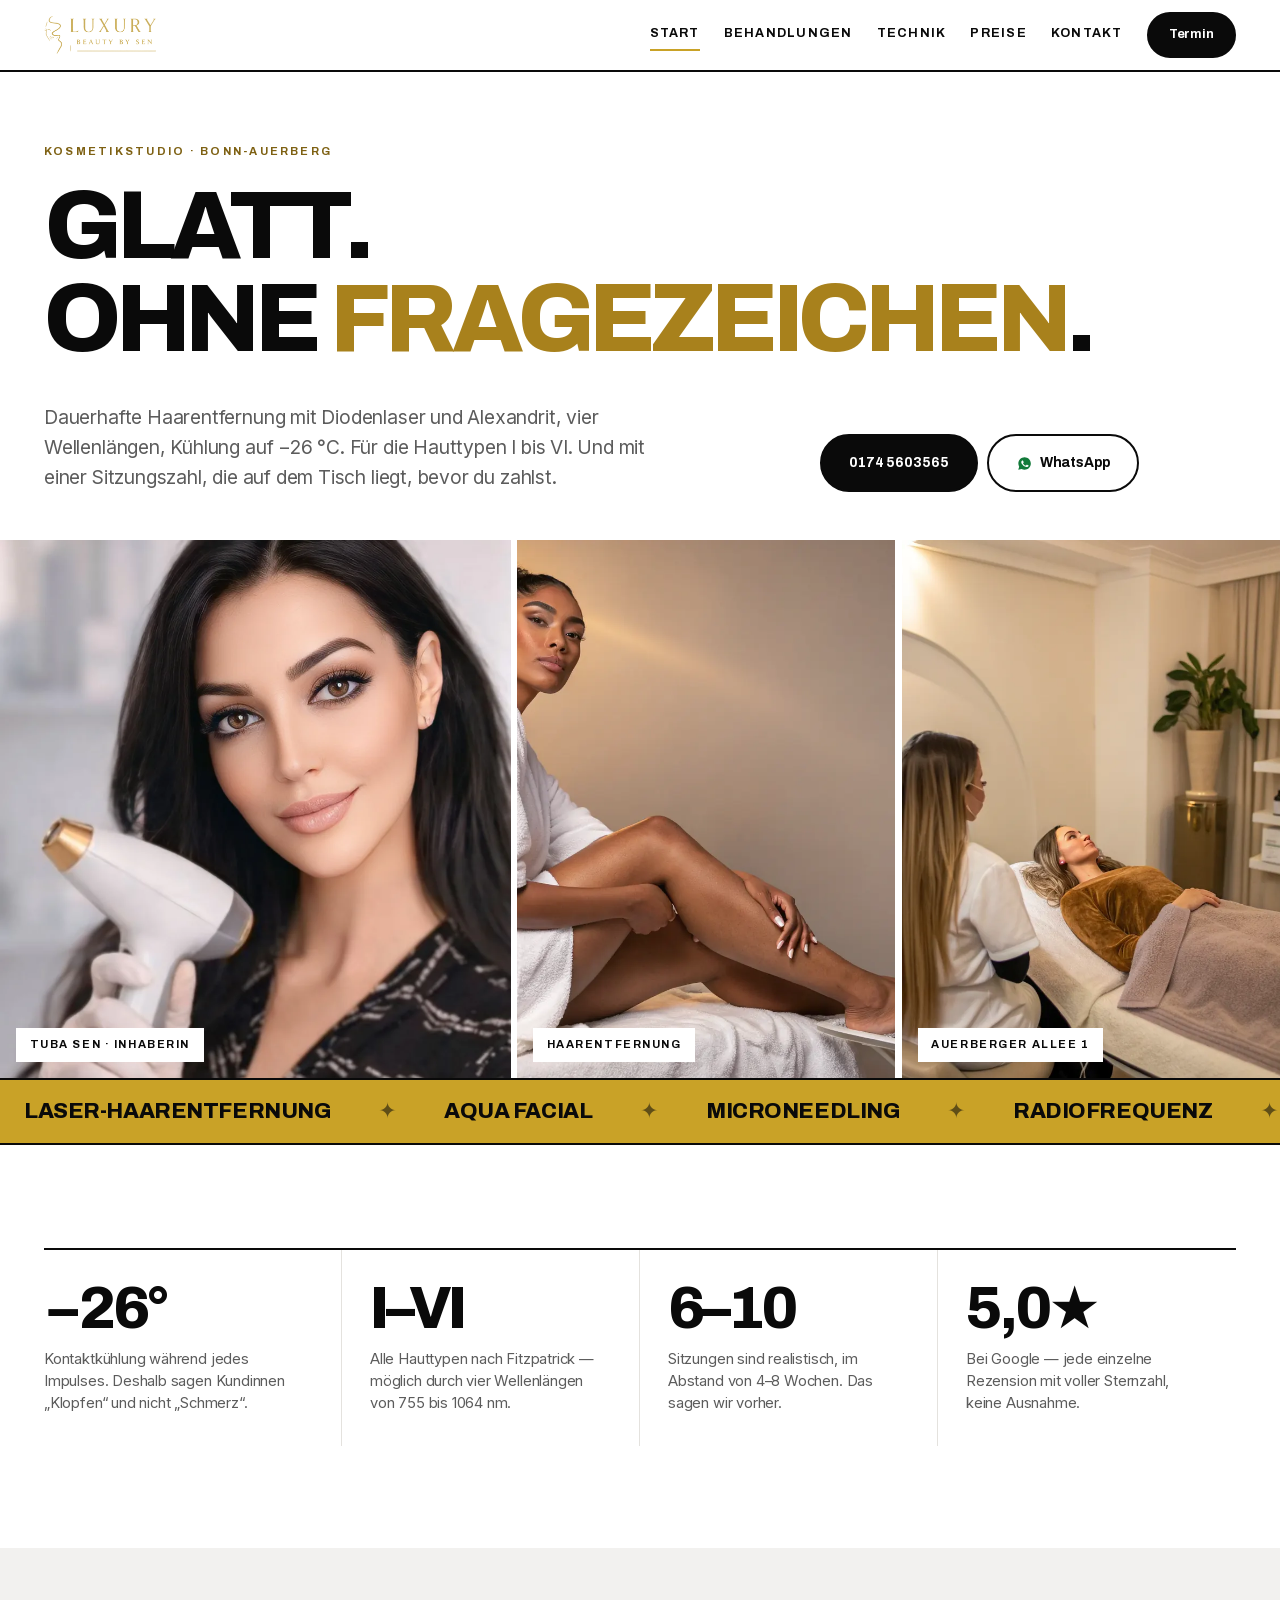
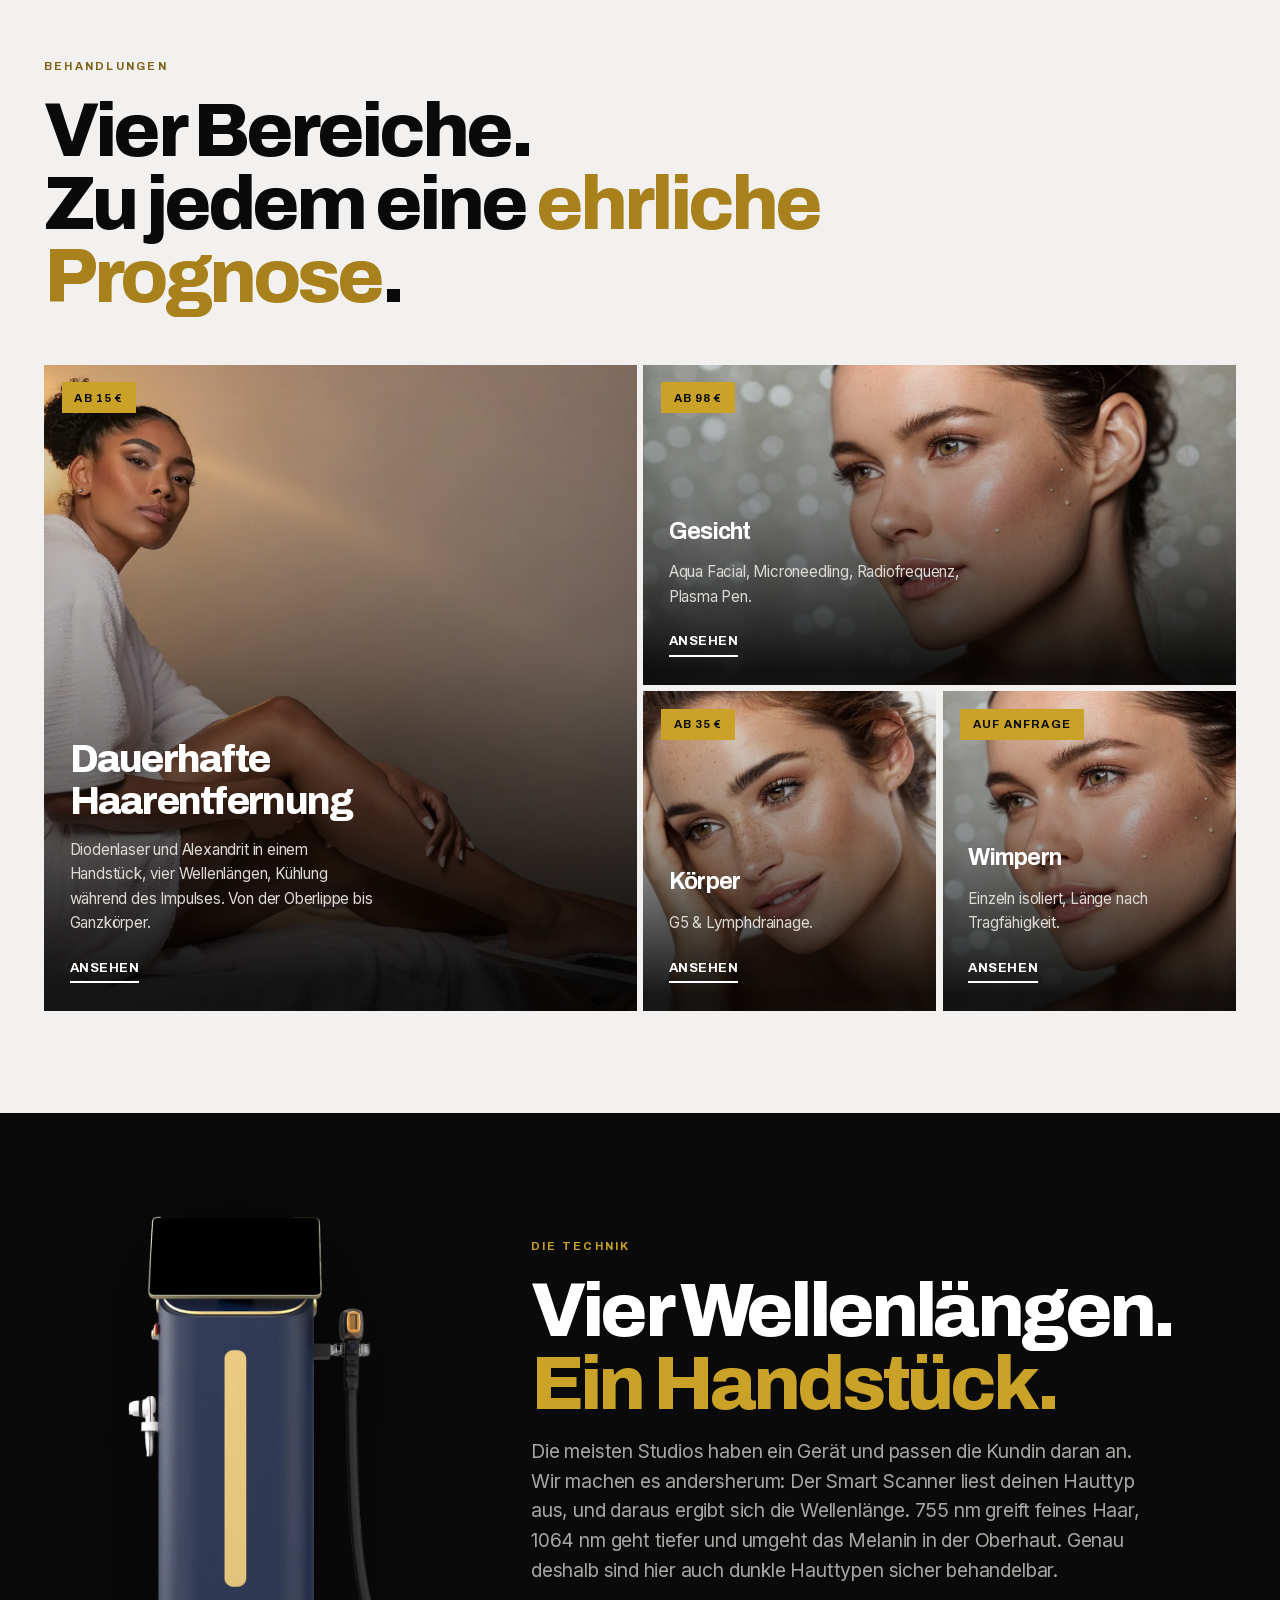
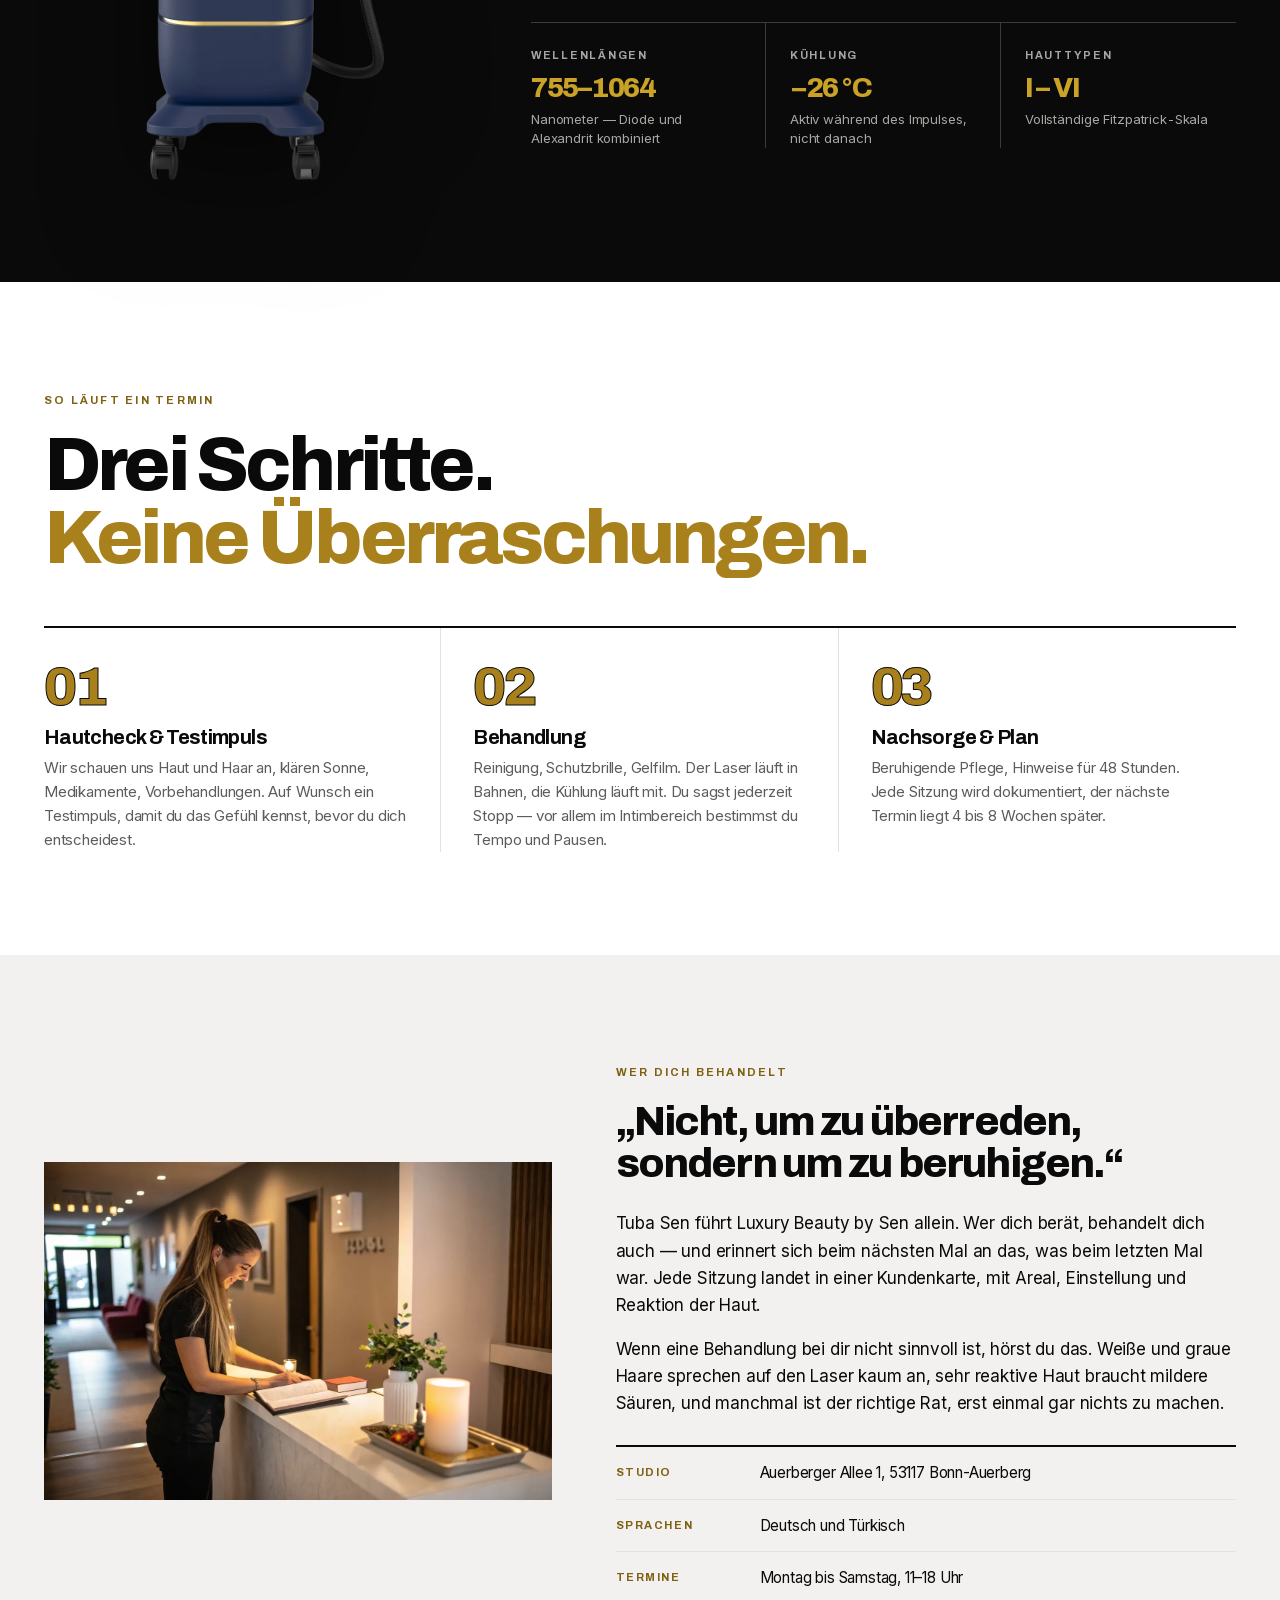
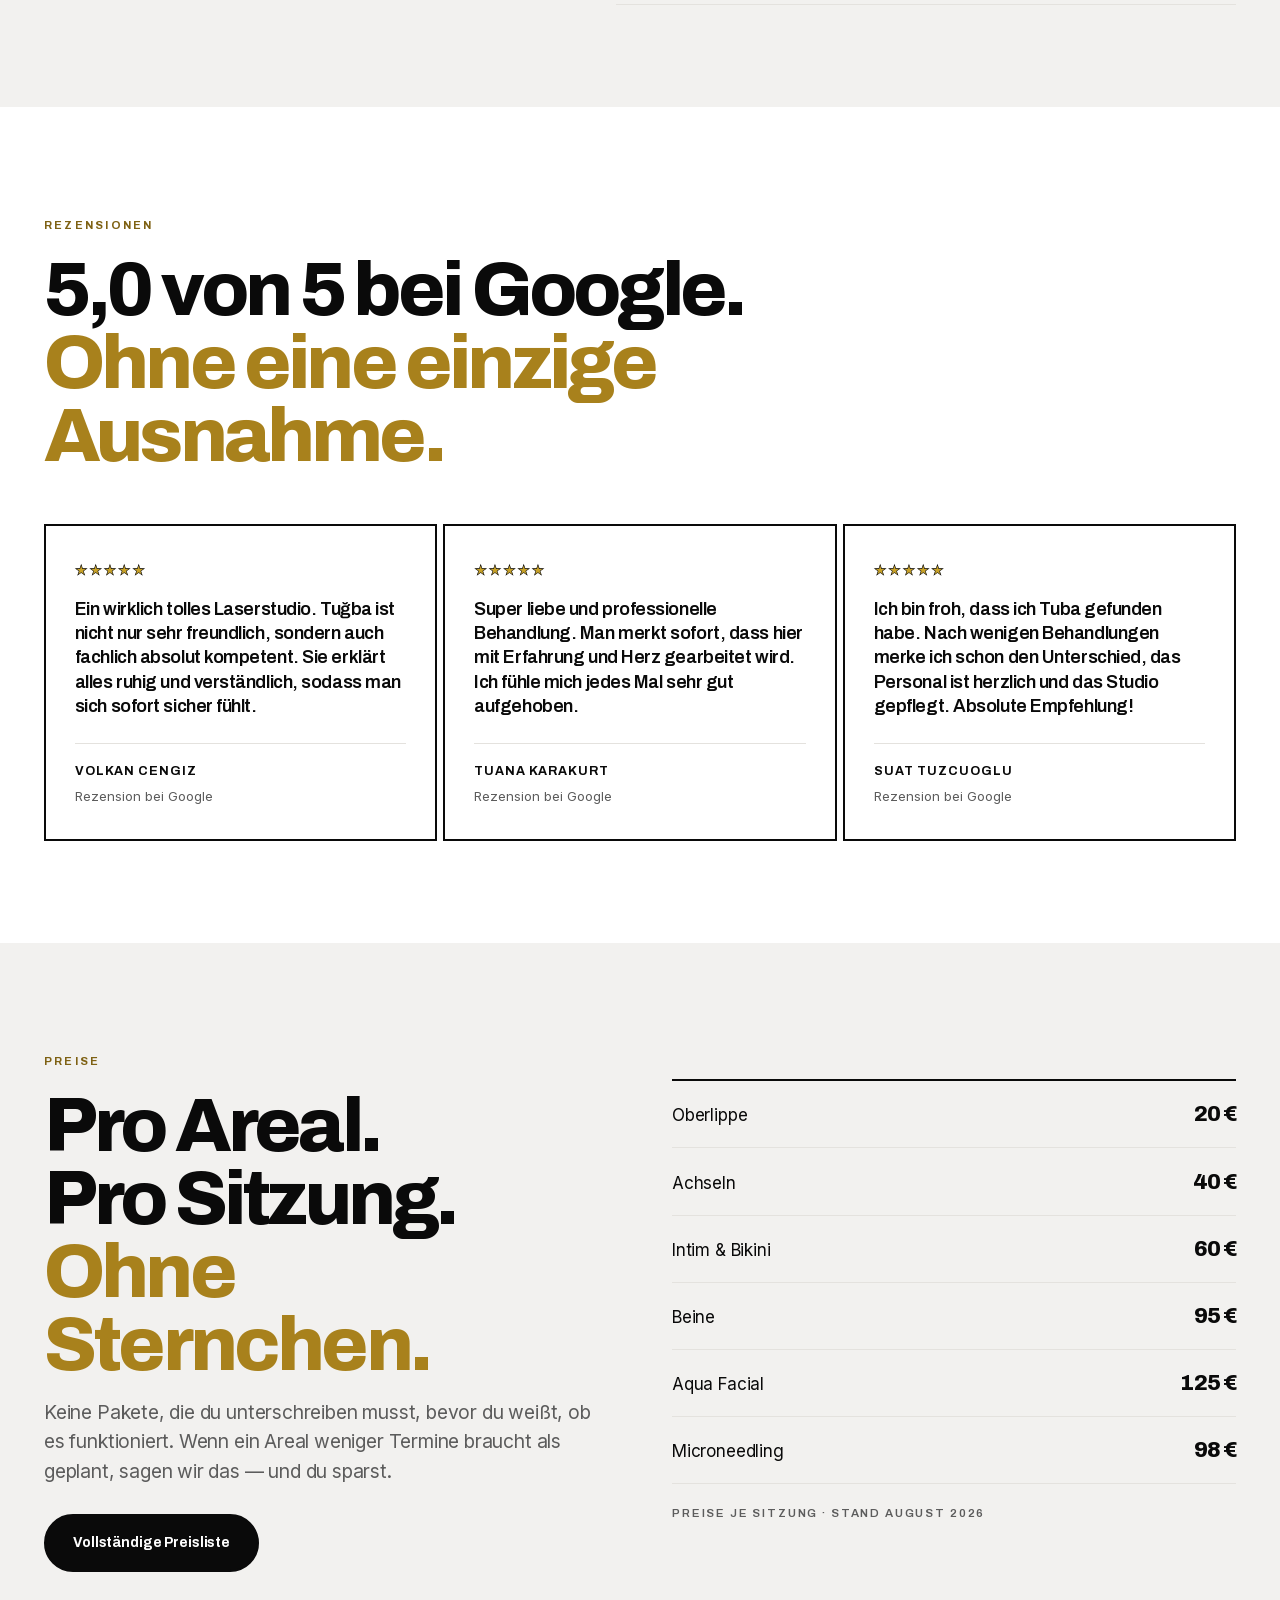
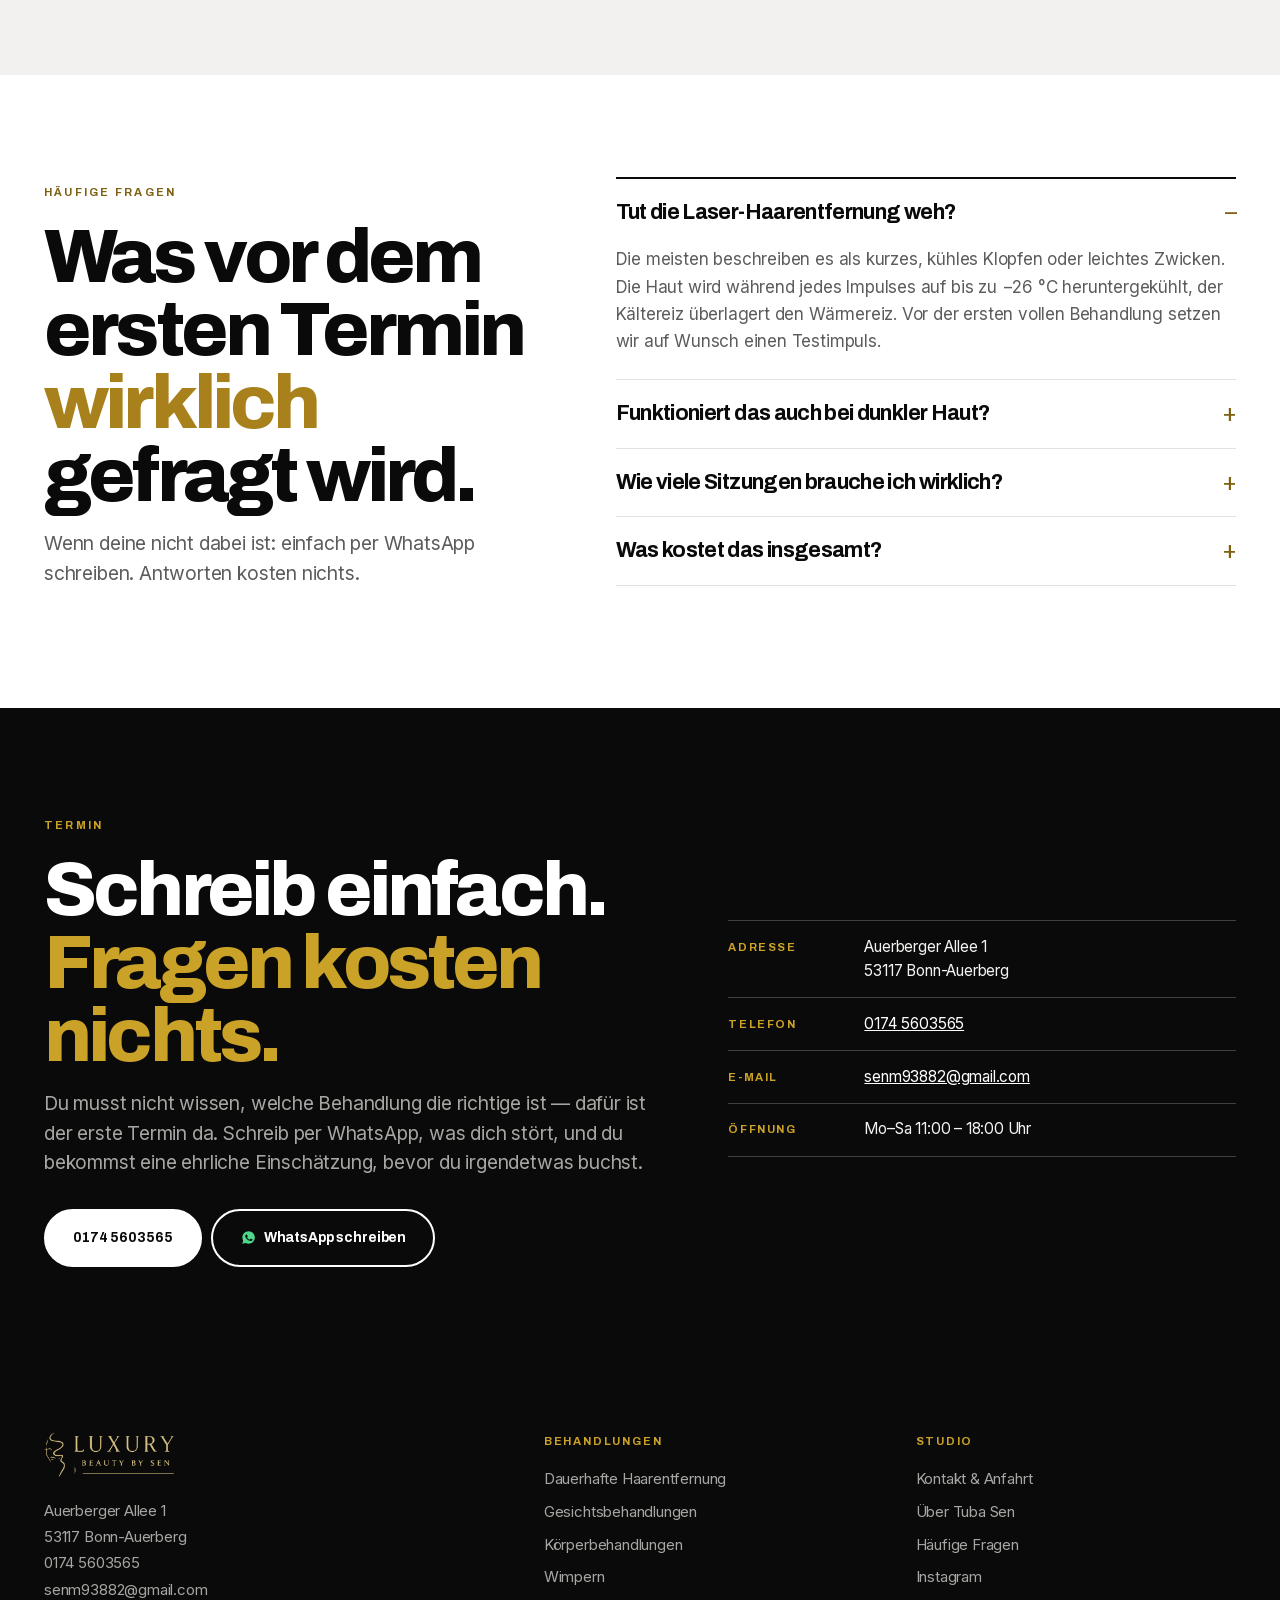
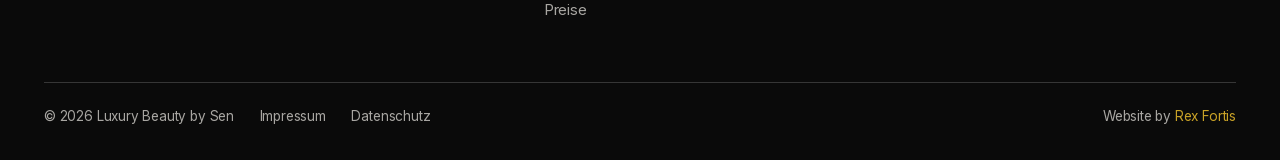
<file: entwuerfe/b-editorial.html>
<!DOCTYPE html>
<html lang="de">
<head>
<meta charset="UTF-8">
<meta name="viewport" content="width=device-width, initial-scale=1.0">
<title>Variante B – Editorial Bold | Luxury Beauty by Sen</title>
<meta name="description" content="Designvariante B für luxurybeauty-sen.de: reines Weiß, riesige Headlines, bildschirmfüllende Fotos.">
<meta name="robots" content="noindex, nofollow">
<link rel="icon" href="../assets/favicon.ico" sizes="any">
<link rel="icon" type="image/png" sizes="192x192" href="../assets/favicon-192.png">
<meta name="theme-color" content="#FFFFFF">
<script>document.documentElement.classList.add('js')</script>
<link rel="preload" href="assets/fonts/archivo-latin.woff2" as="font" type="font/woff2" crossorigin>
<link rel="preload" href="assets/fonts/inter-latin.woff2" as="font" type="font/woff2" crossorigin>
<link rel="stylesheet" href="assets/b-editorial.css?v=1">
</head>
<body>
<a class="skip" href="#inhalt">Zum Inhalt springen</a>

<header class="kopf">
  <div class="kopf__in">
    <a class="marke" href="index.html" aria-label="Luxury Beauty by Sen">
      <img src="../assets/logo-lockup.webp" width="887" height="300" alt="Luxury Beauty by Sen">
    </a>
    <nav class="nav" id="hauptnav" aria-label="Hauptnavigation">
      <a href="#" aria-current="page">Start</a>
      <a href="#behandlungen">Behandlungen</a>
      <a href="#technik">Technik</a>
      <a href="#preise">Preise</a>
      <a href="#kontakt">Kontakt</a>
    </nav>
    <div class="kopf__cta">
      <a class="knopf knopf--voll" href="https://wa.me/491745603565" rel="noopener">Termin</a>
    </div>
    <button class="nav-schalter" type="button" aria-expanded="false" aria-controls="hauptnav" aria-label="Menü öffnen">
      <span></span><span></span><span></span>
    </button>
  </div>
</header>

<main id="inhalt">

  <section class="hero">
    <div class="huelle">
      <span class="etikett">Kosmetikstudio · Bonn-Auerberg</span>
      <h1 class="gross">Glatt.<br>Ohne <em>Fragezeichen</em>.</h1>
      <div class="hero__unten">
        <div>
          <p class="lead">Dauerhafte Haarentfernung mit Diodenlaser und Alexandrit, vier Wellenlängen, Kühlung auf −26 °C. Für die Hauttypen I bis VI. Und mit einer Sitzungszahl, die auf dem Tisch liegt, bevor du zahlst.</p>
        </div>
        <div>
          <div class="knopf-paar">
            <a class="knopf knopf--voll" href="tel:+491745603565">0174 5603565</a>
            <a class="knopf knopf--leer" href="https://wa.me/491745603565" rel="noopener">
              <svg class="wa" viewBox="0 0 24 24" fill="currentColor" aria-hidden="true"><path d="M12.04 2C6.58 2 2.13 6.45 2.13 11.91c0 1.75.46 3.45 1.32 4.95L2 22l5.25-1.38a9.9 9.9 0 0 0 4.79 1.22h.01c5.46 0 9.91-4.45 9.91-9.91S17.5 2 12.04 2m5.8 14.16c-.24.68-1.4 1.3-1.94 1.34-.5.04-.98.22-3.3-.69-2.77-1.09-4.54-3.92-4.68-4.1-.14-.19-1.12-1.49-1.12-2.85s.71-2.02.96-2.3c.25-.27.55-.34.73-.34.18 0 .37 0 .53.01.17.01.4-.06.62.48.24.55.8 1.9.87 2.04.07.14.12.3.02.49-.1.19-.15.3-.29.47-.15.16-.31.37-.44.5-.15.14-.3.3-.13.59.17.29.75 1.24 1.61 2.01 1.11.99 2.04 1.3 2.33 1.44.29.15.46.12.63-.07.17-.2.73-.85.92-1.14.19-.29.39-.24.65-.14.26.09 1.65.78 1.93.92.29.14.48.22.55.34.07.12.07.68-.17 1.36"/></svg>
              WhatsApp
            </a>
          </div>
        </div>
      </div>
    </div>
    <div class="banner">
      <figure>
        <img src="../assets/portrait-tuba.webp" width="900" height="1125" alt="Tuba Sen mit dem Handstück des Diodenlasers" fetchpriority="high">
        <figcaption>Tuba Sen · Inhaberin</figcaption>
      </figure>
      <figure>
        <img src="../assets/laser-haarentfernung.webp" width="1500" height="1000" alt="Glatte Haut nach der Laser-Haarentfernung" loading="lazy">
        <figcaption>Haarentfernung</figcaption>
      </figure>
      <figure>
        <img src="../assets/studio-behandlung.webp" width="1500" height="1000" alt="Behandlungsraum in Bonn-Auerberg" loading="lazy">
        <figcaption>Auerberger Allee 1</figcaption>
      </figure>
    </div>
  </section>

  <div class="laufband" aria-hidden="true">
    <div class="laufband__spur">
      <span>Laser-Haarentfernung</span><span>Aqua Facial</span><span>Microneedling</span><span>Radiofrequenz</span><span>G5 Bodyforming</span><span>Lymphdrainage</span><span>Wimpern</span>
      <span>Laser-Haarentfernung</span><span>Aqua Facial</span><span>Microneedling</span><span>Radiofrequenz</span><span>G5 Bodyforming</span><span>Lymphdrainage</span><span>Wimpern</span>
    </div>
  </div>
  <p class="sr-only">Behandlungen: Laser-Haarentfernung, Aqua Facial, Microneedling, Radiofrequenz, G5 Bodyforming, Lymphdrainage, Wimpernverlängerung.</p>

  <section class="sek" aria-label="Das Studio in Zahlen">
    <div class="huelle">
      <div class="zahlen auf">
        <div class="zahl"><b>−26°</b><p>Kontaktkühlung während jedes Impulses. Deshalb sagen Kundinnen „Klopfen“ und nicht „Schmerz“.</p></div>
        <div class="zahl"><b>I–VI</b><p>Alle Hauttypen nach Fitzpatrick — möglich durch vier Wellenlängen von 755 bis 1064 nm.</p></div>
        <div class="zahl"><b>6–10</b><p>Sitzungen sind realistisch, im Abstand von 4–8 Wochen. Das sagen wir vorher.</p></div>
        <div class="zahl"><b>5,0★</b><p>Bei Google — jede einzelne Rezension mit voller Sternzahl, keine Ausnahme.</p></div>
      </div>
    </div>
  </section>

  <section class="sek sek--grau" id="behandlungen">
    <div class="huelle">
      <div class="sek__kopf auf">
        <span class="etikett">Behandlungen</span>
        <h2>Vier Bereiche.<br>Zu jedem eine <em>ehrliche Prognose</em>.</h2>
      </div>
    </div>
    <div class="huelle">
      <div class="bento auf">
        <a class="kachel kachel--gross" href="#">
          <img src="../assets/laser-haarentfernung.webp" width="1500" height="1000" alt="Dauerhafte Haarentfernung mit Laser in Bonn" loading="lazy">
          <span class="kachel__preis">ab 15 €</span>
          <div class="kachel__text">
            <h3>Dauerhafte<br>Haarentfernung</h3>
            <p>Diodenlaser und Alexandrit in einem Handstück, vier Wellenlängen, Kühlung während des Impulses. Von der Oberlippe bis Ganzkörper.</p>
            <span class="pfeil">Ansehen</span>
          </div>
        </a>
        <a class="kachel kachel--halb" href="#">
          <img src="../assets/gesichtsbehandlung.webp" width="1500" height="1000" alt="Gesichtsbehandlung in Bonn" loading="lazy">
          <span class="kachel__preis">ab 98 €</span>
          <div class="kachel__text">
            <h3>Gesicht</h3>
            <p>Aqua Facial, Microneedling, Radiofrequenz, Plasma Pen.</p>
            <span class="pfeil">Ansehen</span>
          </div>
        </a>
        <a class="kachel" href="#">
          <img src="../assets/haut-nahaufnahme.webp" width="1500" height="1000" alt="Körperbehandlung in Bonn" loading="lazy">
          <span class="kachel__preis">ab 35 €</span>
          <div class="kachel__text">
            <h3>Körper</h3>
            <p>G5 &amp; Lymphdrainage.</p>
            <span class="pfeil">Ansehen</span>
          </div>
        </a>
        <a class="kachel" href="#">
          <img src="../assets/gesicht-hoch.webp" width="799" height="1024" alt="Wimpernverlängerung in Bonn" loading="lazy">
          <span class="kachel__preis">auf Anfrage</span>
          <div class="kachel__text">
            <h3>Wimpern</h3>
            <p>Einzeln isoliert, Länge nach Tragfähigkeit.</p>
            <span class="pfeil">Ansehen</span>
          </div>
        </a>
      </div>
    </div>
  </section>

  <section class="sek sek--tinte" id="technik">
    <div class="huelle technik__in">
      <div class="technik__geraet">
        <img src="../assets/geraet-diodenlaser.webp" width="620" height="1366" alt="ICE-Diodenlaser mit Handstück" loading="lazy">
      </div>
      <div class="auf">
        <span class="etikett">Die Technik</span>
        <h2>Vier Wellenlängen.<br><em>Ein Handstück.</em></h2>
        <p class="lead">Die meisten Studios haben ein Gerät und passen die Kundin daran an. Wir machen es andersherum: Der Smart Scanner liest deinen Hauttyp aus, und daraus ergibt sich die Wellenlänge. 755 nm greift feines Haar, 1064 nm geht tiefer und umgeht das Melanin in der Oberhaut. Genau deshalb sind hier auch dunkle Hauttypen sicher behandelbar.</p>
        <dl class="spezies">
          <div class="spez"><dt>Wellenlängen</dt><dd>755–1064<small>Nanometer — Diode und Alexandrit kombiniert</small></dd></div>
          <div class="spez"><dt>Kühlung</dt><dd>−26 °C<small>Aktiv während des Impulses, nicht danach</small></dd></div>
          <div class="spez"><dt>Hauttypen</dt><dd>I – VI<small>Vollständige Fitzpatrick-Skala</small></dd></div>
        </dl>
      </div>
    </div>
  </section>

  <section class="sek" id="ablauf">
    <div class="huelle">
      <div class="sek__kopf auf">
        <span class="etikett">So läuft ein Termin</span>
        <h2>Drei Schritte.<br><em>Keine Überraschungen.</em></h2>
      </div>
      <div class="schritte auf">
        <div class="schritt">
          <b>01</b><h3>Hautcheck &amp; Testimpuls</h3>
          <p>Wir schauen uns Haut und Haar an, klären Sonne, Medikamente, Vorbehandlungen. Auf Wunsch ein Testimpuls, damit du das Gefühl kennst, bevor du dich entscheidest.</p>
        </div>
        <div class="schritt">
          <b>02</b><h3>Behandlung</h3>
          <p>Reinigung, Schutzbrille, Gelfilm. Der Laser läuft in Bahnen, die Kühlung läuft mit. Du sagst jederzeit Stopp — vor allem im Intimbereich bestimmst du Tempo und Pausen.</p>
        </div>
        <div class="schritt">
          <b>03</b><h3>Nachsorge &amp; Plan</h3>
          <p>Beruhigende Pflege, Hinweise für 48 Stunden. Jede Sitzung wird dokumentiert, der nächste Termin liegt 4 bis 8 Wochen später.</p>
        </div>
      </div>
    </div>
  </section>

  <section class="sek sek--grau" id="tuba">
    <div class="huelle duo duo--schmal">
      <div class="auf"><img src="../assets/studio-empfang.webp" width="1400" height="933" alt="Empfangsbereich des Studios in der Auerberger Allee" loading="lazy"></div>
      <div class="auf">
        <span class="etikett">Wer dich behandelt</span>
        <p class="zitat">„Nicht, um zu überreden, sondern um zu beruhigen.“</p>
        <p>Tuba Sen führt Luxury Beauty by Sen allein. Wer dich berät, behandelt dich auch — und erinnert sich beim nächsten Mal an das, was beim letzten Mal war. Jede Sitzung landet in einer Kundenkarte, mit Areal, Einstellung und Reaktion der Haut.</p>
        <p>Wenn eine Behandlung bei dir nicht sinnvoll ist, hörst du das. Weiße und graue Haare sprechen auf den Laser kaum an, sehr reaktive Haut braucht mildere Säuren, und manchmal ist der richtige Rat, erst einmal gar nichts zu machen.</p>
        <ul class="fakten">
          <li><b>Studio</b><span>Auerberger Allee 1, 53117 Bonn-Auerberg</span></li>
          <li><b>Sprachen</b><span>Deutsch und Türkisch</span></li>
          <li><b>Termine</b><span>Montag bis Samstag, 11–18 Uhr</span></li>
        </ul>
      </div>
    </div>
  </section>

  <section class="sek" id="stimmen">
    <div class="huelle">
      <div class="sek__kopf auf">
        <span class="etikett">Rezensionen</span>
        <h2>5,0 von 5 bei Google.<br><em>Ohne eine einzige Ausnahme.</em></h2>
      </div>
      <div class="stimmen auf">
        <figure class="stimme">
          <div class="sterne" role="img" aria-label="Fünf von fünf Sternen">★★★★★</div>
          <blockquote>Ein wirklich tolles Laserstudio. Tuğba ist nicht nur sehr freundlich, sondern auch fachlich absolut kompetent. Sie erklärt alles ruhig und verständlich, sodass man sich sofort sicher fühlt.</blockquote>
          <figcaption>Volkan Cengiz<span>Rezension bei Google</span></figcaption>
        </figure>
        <figure class="stimme">
          <div class="sterne" role="img" aria-label="Fünf von fünf Sternen">★★★★★</div>
          <blockquote>Super liebe und professionelle Behandlung. Man merkt sofort, dass hier mit Erfahrung und Herz gearbeitet wird. Ich fühle mich jedes Mal sehr gut aufgehoben.</blockquote>
          <figcaption>Tuana Karakurt<span>Rezension bei Google</span></figcaption>
        </figure>
        <figure class="stimme">
          <div class="sterne" role="img" aria-label="Fünf von fünf Sternen">★★★★★</div>
          <blockquote>Ich bin froh, dass ich Tuba gefunden habe. Nach wenigen Behandlungen merke ich schon den Unterschied, das Personal ist herzlich und das Studio gepflegt. Absolute Empfehlung!</blockquote>
          <figcaption>suat Tuzcuoglu<span>Rezension bei Google</span></figcaption>
        </figure>
      </div>
    </div>
  </section>

  <section class="sek sek--grau" id="preise">
    <div class="huelle duo">
      <div class="auf">
        <span class="etikett">Preise</span>
        <h2>Pro Areal.<br>Pro Sitzung.<br><em>Ohne Sternchen.</em></h2>
        <p class="lead">Keine Pakete, die du unterschreiben musst, bevor du weißt, ob es funktioniert. Wenn ein Areal weniger Termine braucht als geplant, sagen wir das — und du sparst.</p>
        <div class="knopf-paar" style="margin-top:1.7rem"><a class="knopf knopf--voll" href="#">Vollständige Preisliste</a></div>
      </div>
      <div class="auf">
        <ul class="preisliste">
          <li><span>Oberlippe</span><span class="preis">20 €</span></li>
          <li><span>Achseln</span><span class="preis">40 €</span></li>
          <li><span>Intim &amp; Bikini</span><span class="preis">60 €</span></li>
          <li><span>Beine</span><span class="preis">95 €</span></li>
          <li><span>Aqua Facial</span><span class="preis">125 €</span></li>
          <li><span>Microneedling</span><span class="preis">98 €</span></li>
        </ul>
        <p class="mess" style="margin-top:1.2rem">Preise je Sitzung · Stand August 2026</p>
      </div>
    </div>
  </section>

  <section class="sek" id="fragen">
    <div class="huelle duo duo--schmal" style="align-items:start">
      <div class="auf">
        <span class="etikett">Häufige Fragen</span>
        <h2>Was vor dem ersten Termin <em>wirklich</em> gefragt wird.</h2>
        <p class="lead">Wenn deine nicht dabei ist: einfach per WhatsApp schreiben. Antworten kosten nichts.</p>
      </div>
      <div class="faq auf">
        <details open>
          <summary>Tut die Laser-Haarentfernung weh?</summary>
          <div class="faq__a"><p>Die meisten beschreiben es als kurzes, kühles Klopfen oder leichtes Zwicken. Die Haut wird während jedes Impulses auf bis zu −26 °C heruntergekühlt, der Kältereiz überlagert den Wärmereiz. Vor der ersten vollen Behandlung setzen wir auf Wunsch einen Testimpuls.</p></div>
        </details>
        <details>
          <summary>Funktioniert das auch bei dunkler Haut?</summary>
          <div class="faq__a"><p>Ja, bis Hauttyp VI. Die 1064-nm-Wellenlänge dringt tiefer ein und umgeht das Melanin der Oberhaut. Ehrlich bleibt trotzdem ehrlich: Weiße und graue Haare enthalten kaum Melanin und sprechen kaum an — das sagen wir vorher, nicht nach der dritten Sitzung.</p></div>
        </details>
        <details>
          <summary>Wie viele Sitzungen brauche ich wirklich?</summary>
          <div class="faq__a"><p>In der Regel 6 bis 10 im Abstand von 4 bis 8 Wochen. Der Laser erreicht nur Haare in der aktiven Wachstumsphase, und die ist nie bei allen gleichzeitig. Die Einschätzung für dein Areal bekommst du beim ersten Termin.</p></div>
        </details>
        <details>
          <summary>Was kostet das insgesamt?</summary>
          <div class="faq__a"><p>Über 6 bis 10 Sitzungen liegen Achseln bei etwa 240 bis 400 €, Beine bei 570 bis 950 €. Es gibt keine Pakete, die du vorab kaufen musst.</p></div>
        </details>
      </div>
    </div>
  </section>

  <section class="sek sek--tinte" id="kontakt">
    <div class="huelle schluss__in">
      <div class="auf">
        <span class="etikett">Termin</span>
        <h2>Schreib einfach.<br><em>Fragen kosten nichts.</em></h2>
        <p class="lead">Du musst nicht wissen, welche Behandlung die richtige ist — dafür ist der erste Termin da. Schreib per WhatsApp, was dich stört, und du bekommst eine ehrliche Einschätzung, bevor du irgendetwas buchst.</p>
        <div class="knopf-paar" style="margin-top:1.9rem">
          <a class="knopf knopf--voll" style="background:#fff;color:#0A0A0A;border-color:#fff" href="tel:+491745603565">0174 5603565</a>
          <a class="knopf knopf--leer" href="https://wa.me/491745603565" rel="noopener">
            <svg class="wa" style="color:#4ED88A" viewBox="0 0 24 24" fill="currentColor" aria-hidden="true"><path d="M12.04 2C6.58 2 2.13 6.45 2.13 11.91c0 1.75.46 3.45 1.32 4.95L2 22l5.25-1.38a9.9 9.9 0 0 0 4.79 1.22h.01c5.46 0 9.91-4.45 9.91-9.91S17.5 2 12.04 2m5.8 14.16c-.24.68-1.4 1.3-1.94 1.34-.5.04-.98.22-3.3-.69-2.77-1.09-4.54-3.92-4.68-4.1-.14-.19-1.12-1.49-1.12-2.85s.71-2.02.96-2.3c.25-.27.55-.34.73-.34.18 0 .37 0 .53.01.17.01.4-.06.62.48.24.55.8 1.9.87 2.04.07.14.12.3.02.49-.1.19-.15.3-.29.47-.15.16-.31.37-.44.5-.15.14-.3.3-.13.59.17.29.75 1.24 1.61 2.01 1.11.99 2.04 1.3 2.33 1.44.29.15.46.12.63-.07.17-.2.73-.85.92-1.14.19-.29.39-.24.65-.14.26.09 1.65.78 1.93.92.29.14.48.22.55.34.07.12.07.68-.17 1.36"/></svg>
            WhatsApp schreiben
          </a>
        </div>
      </div>
      <div class="auf">
        <ul class="kontaktliste">
          <li><b>Adresse</b><span>Auerberger Allee 1<br>53117 Bonn-Auerberg</span></li>
          <li><b>Telefon</b><span><a href="tel:+491745603565">0174 5603565</a></span></li>
          <li><b>E-Mail</b><span><a href="mailto:senm93882@gmail.com">senm93882@gmail.com</a></span></li>
          <li><b>Öffnung</b><span>Mo–Sa 11:00 – 18:00 Uhr</span></li>
        </ul>
      </div>
    </div>
  </section>

</main>

<footer class="fuss">
  <div class="huelle">
    <div class="fuss__in">
      <div class="fuss__marke">
        <img src="../assets/logo-lockup-hell.webp" width="887" height="300" alt="Luxury Beauty by Sen">
        <address>
          Auerberger Allee 1<br>53117 Bonn-Auerberg<br>
          <a href="tel:+491745603565">0174 5603565</a><br>
          <a href="mailto:senm93882@gmail.com">senm93882@gmail.com</a>
        </address>
      </div>
      <div>
        <h4>Behandlungen</h4>
        <ul>
          <li><a href="#behandlungen">Dauerhafte Haarentfernung</a></li>
          <li><a href="#behandlungen">Gesichtsbehandlungen</a></li>
          <li><a href="#behandlungen">Körperbehandlungen</a></li>
          <li><a href="#behandlungen">Wimpern</a></li>
          <li><a href="#preise">Preise</a></li>
        </ul>
      </div>
      <div>
        <h4>Studio</h4>
        <ul>
          <li><a href="#kontakt">Kontakt &amp; Anfahrt</a></li>
          <li><a href="#tuba">Über Tuba Sen</a></li>
          <li><a href="#fragen">Häufige Fragen</a></li>
          <li><a href="https://www.instagram.com/luxury_beautyby_sen/" rel="noopener">Instagram</a></li>
        </ul>
      </div>
    </div>
    <div class="fuss__unten">
      <span>© 2026 Luxury Beauty by Sen</span>
      <a href="#">Impressum</a>
      <a href="#">Datenschutz</a>
      <span class="fuss__credit">Website by <a href="https://rexfortis.de" rel="noopener">Rex Fortis</a></span>
    </div>
  </div>
</footer>

<script src="assets/entwurf.js" defer></script>
</body>
</html>
</file>
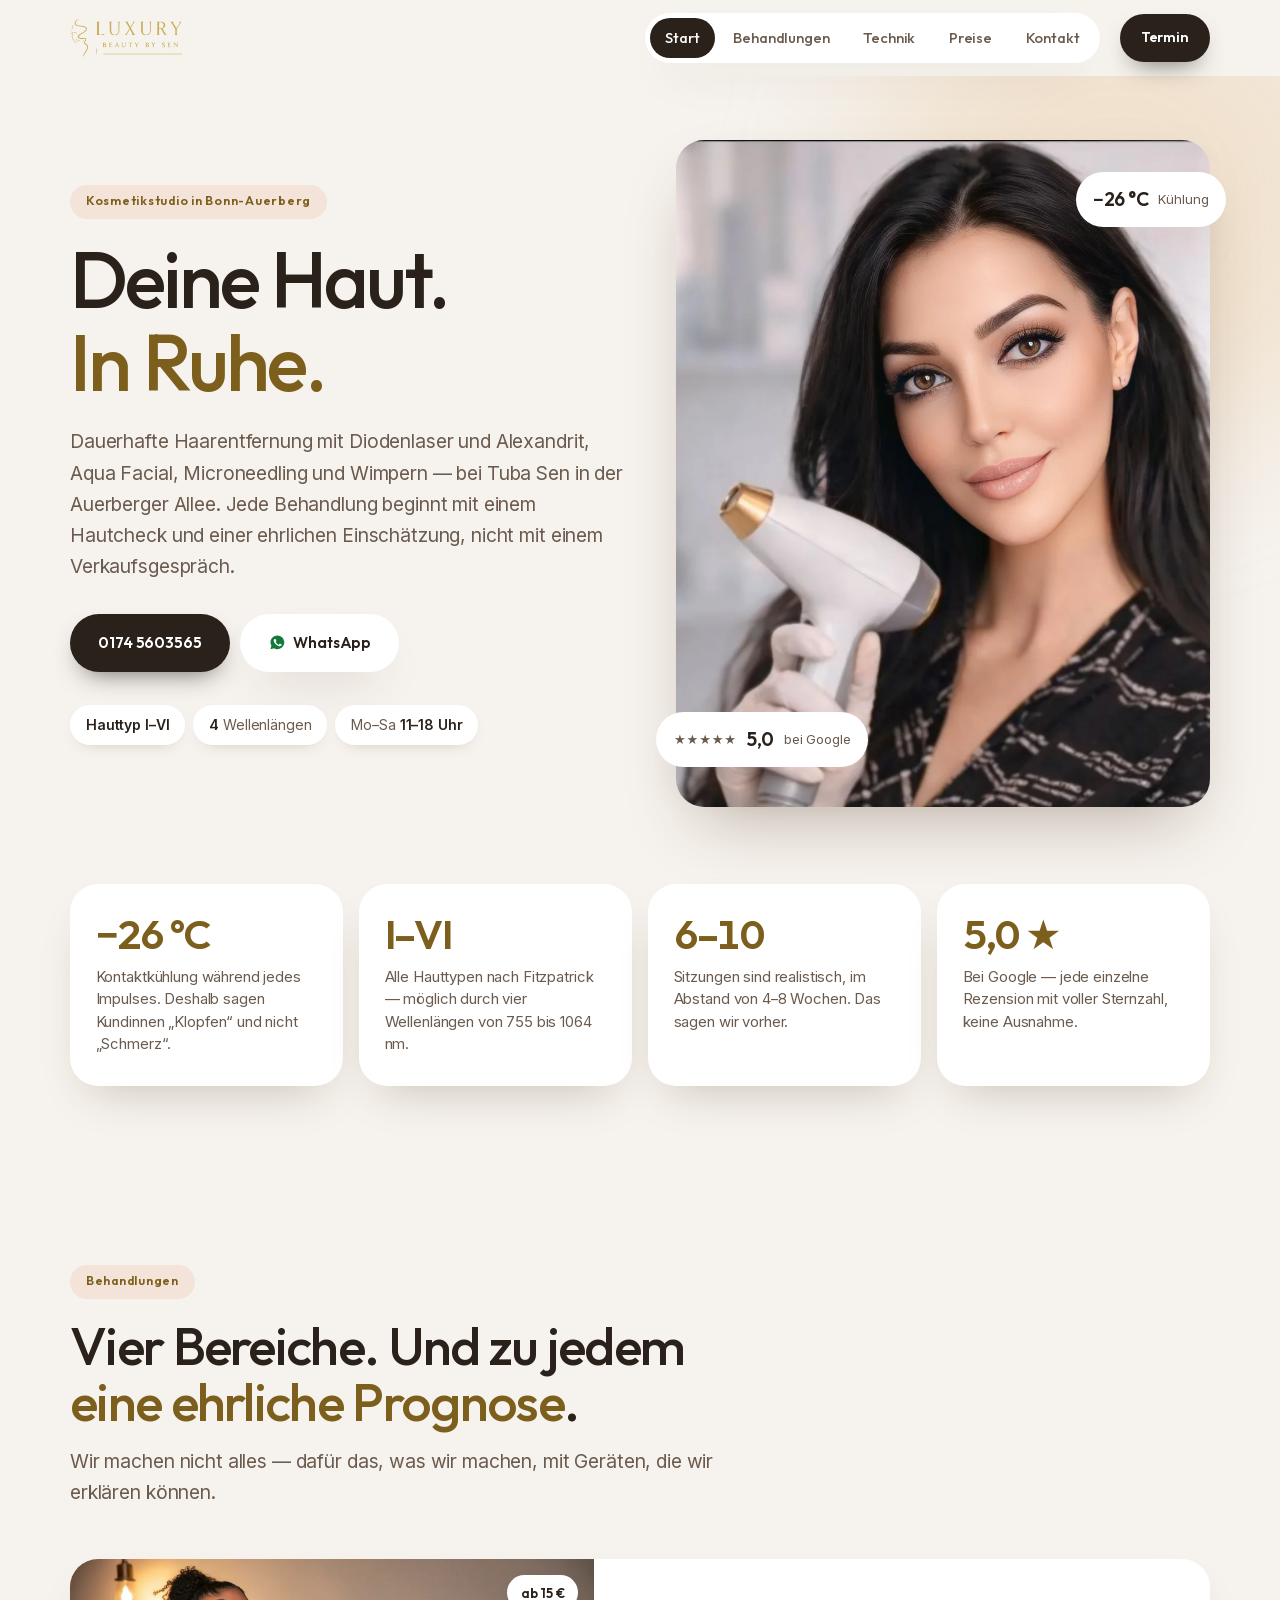
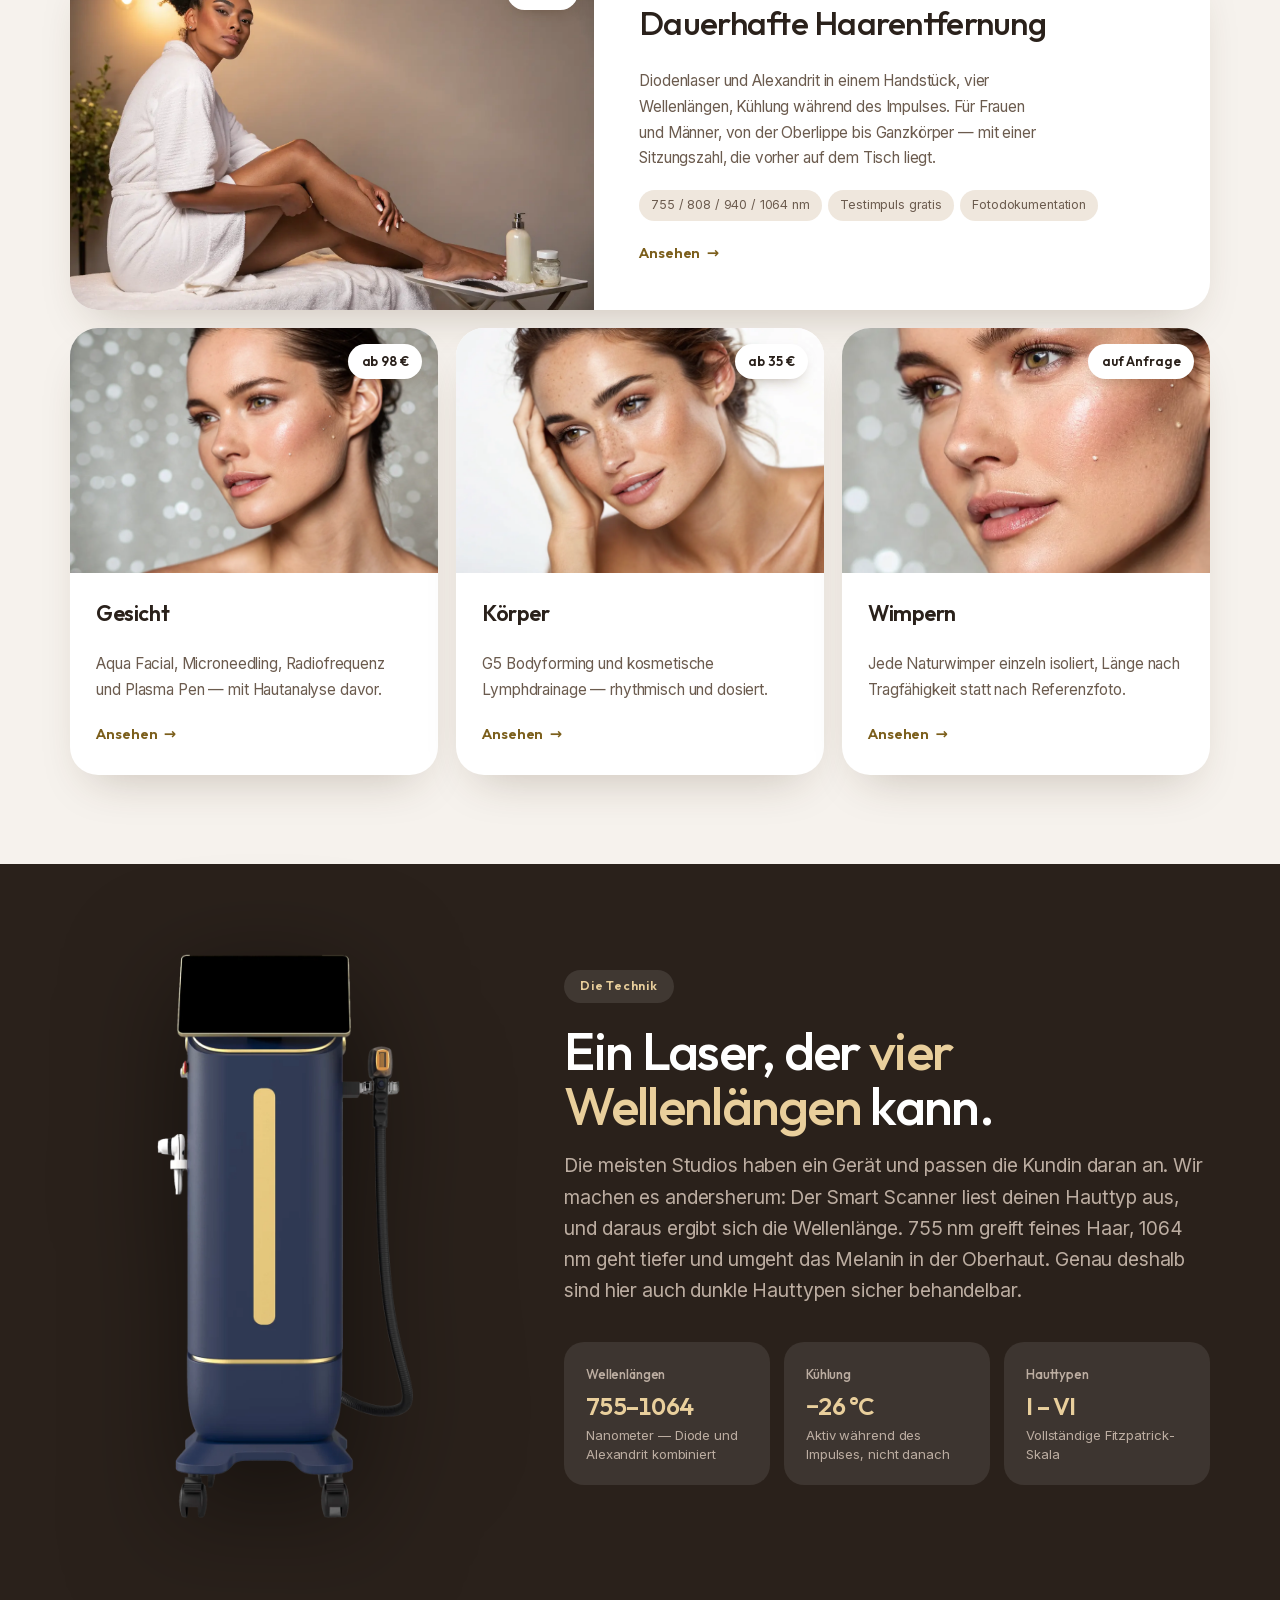
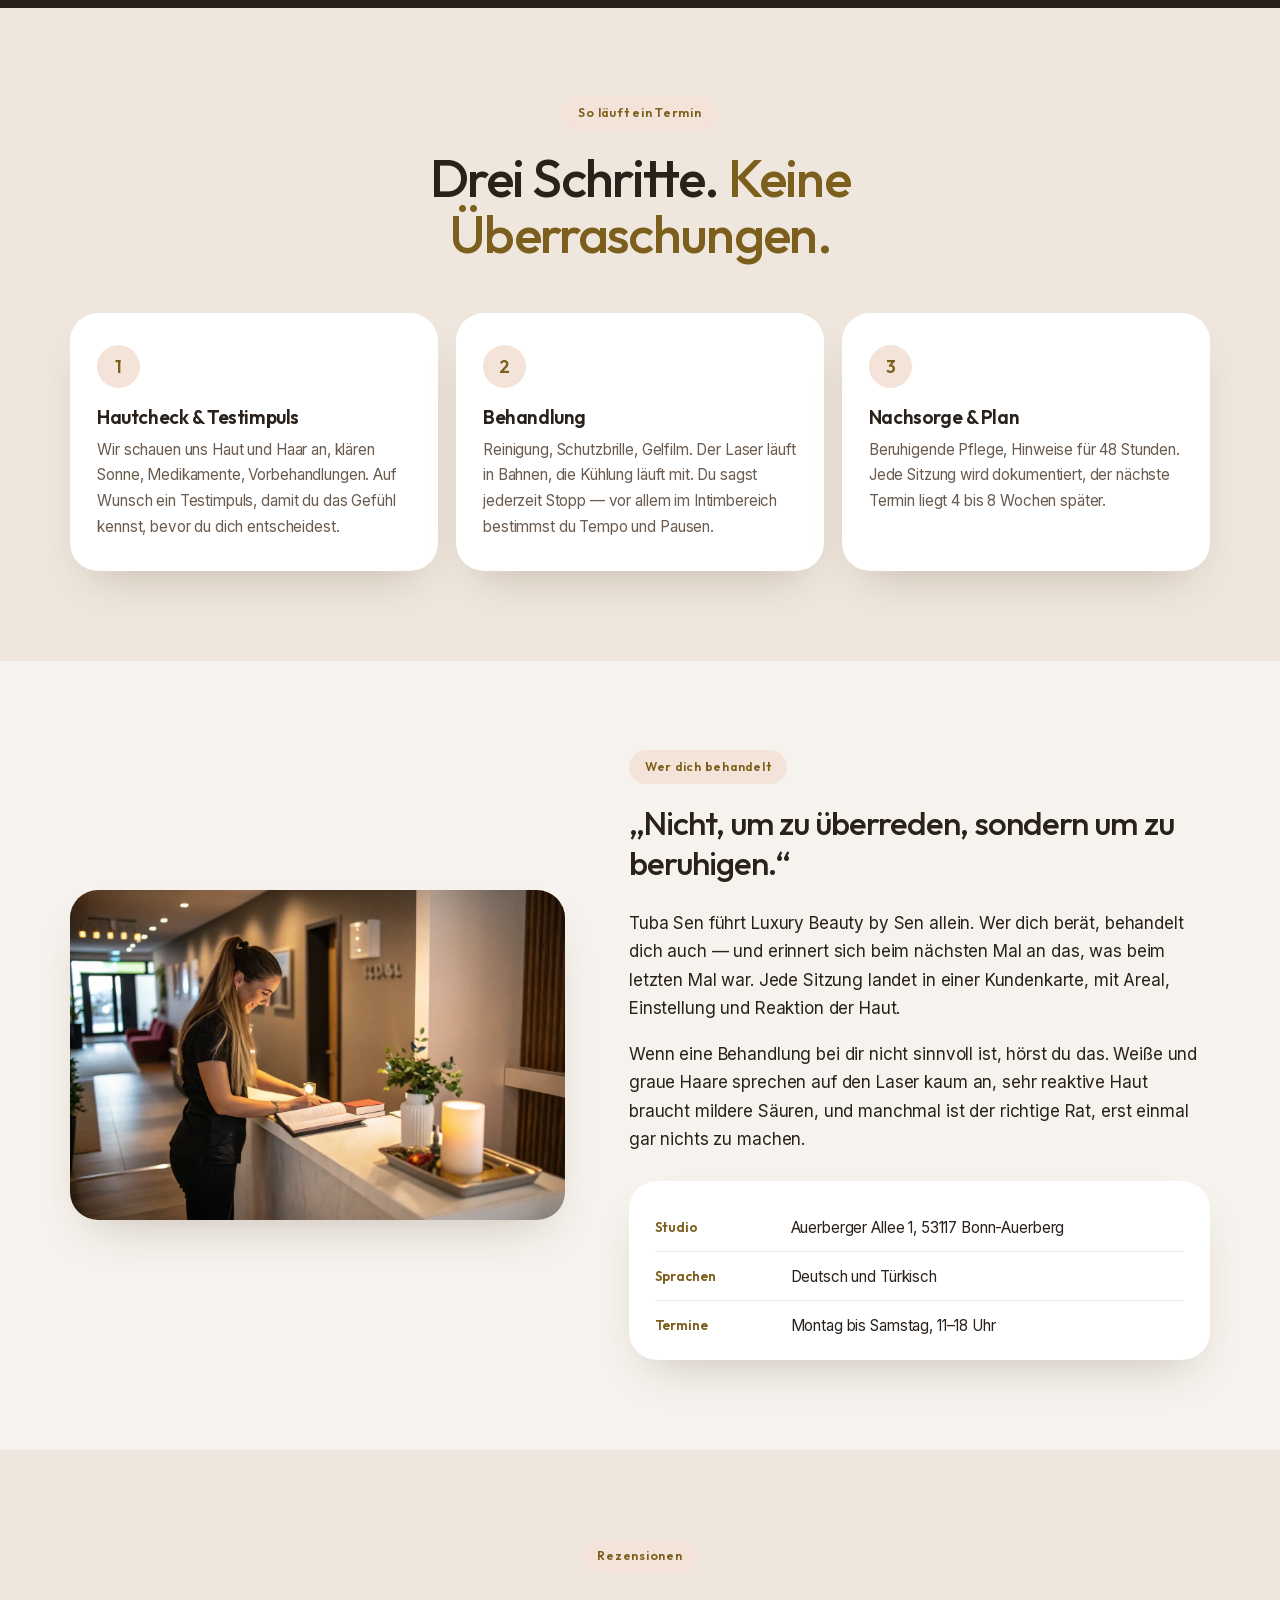
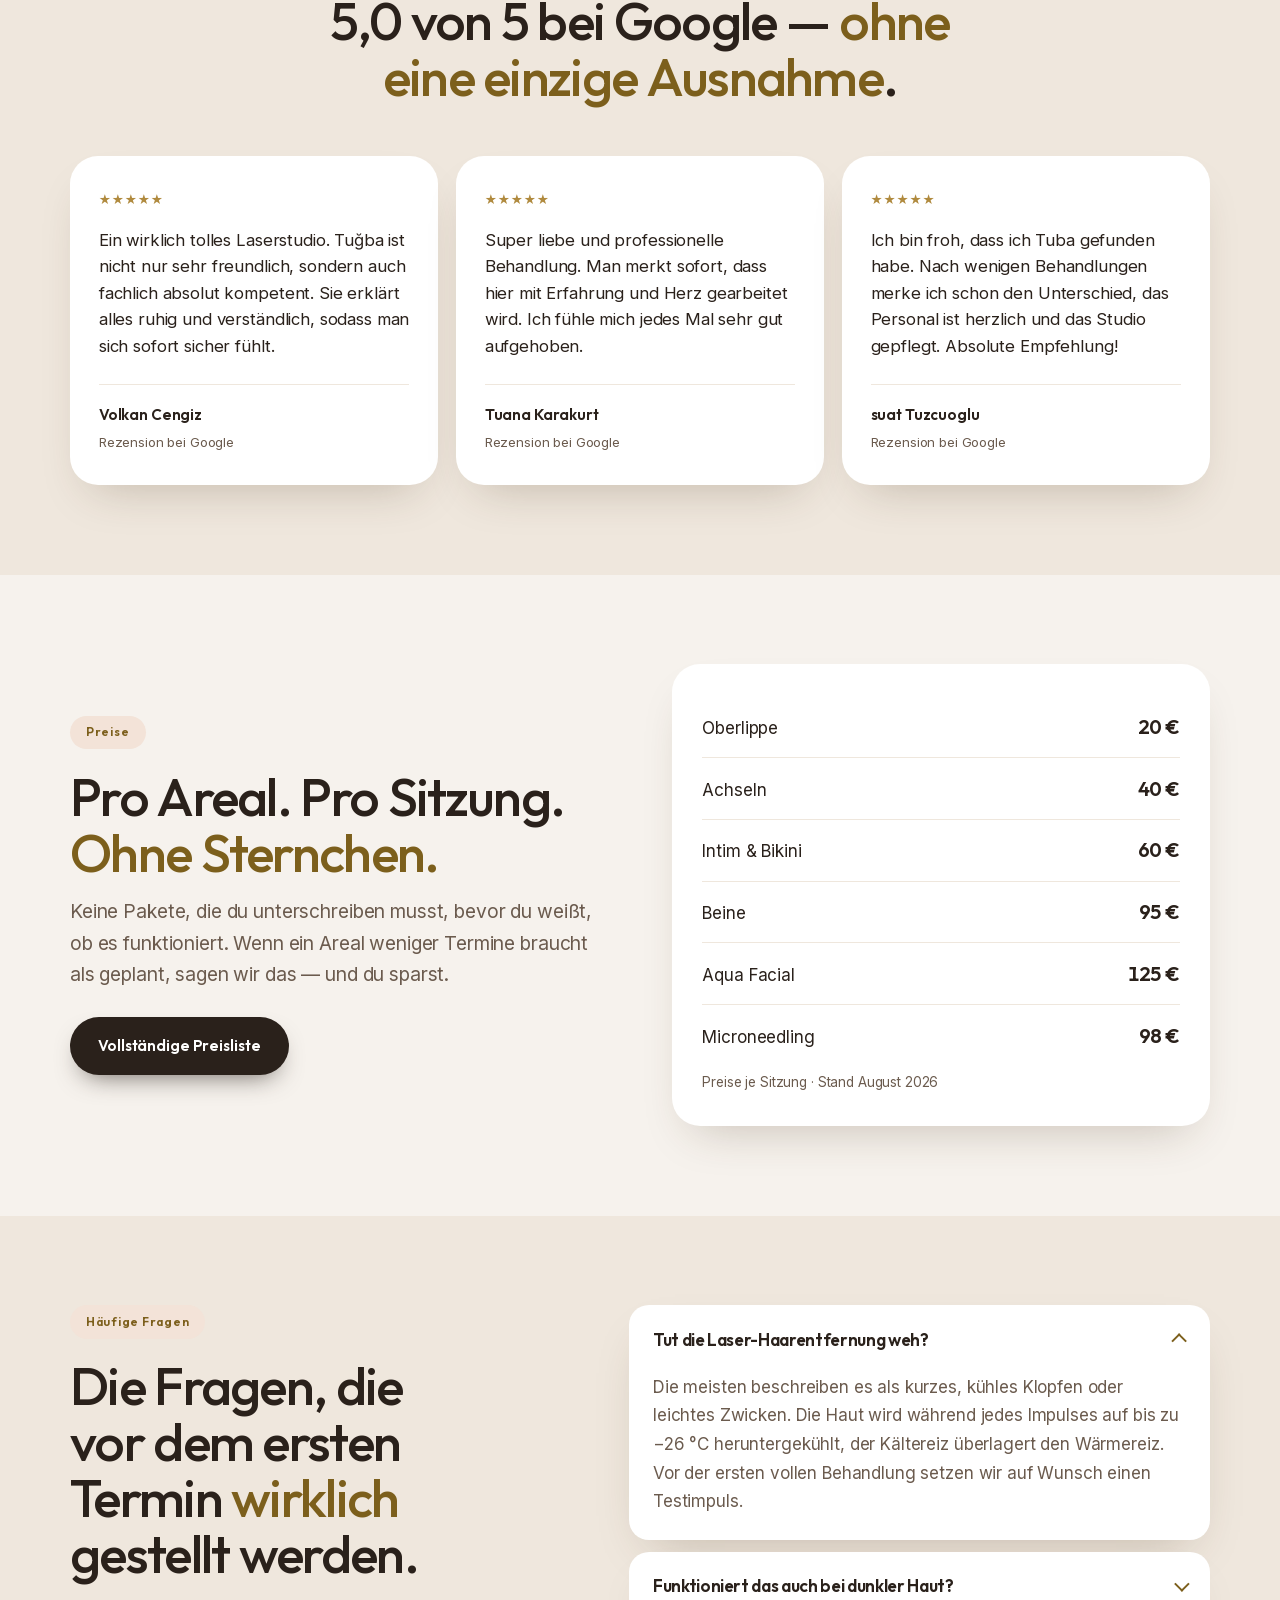
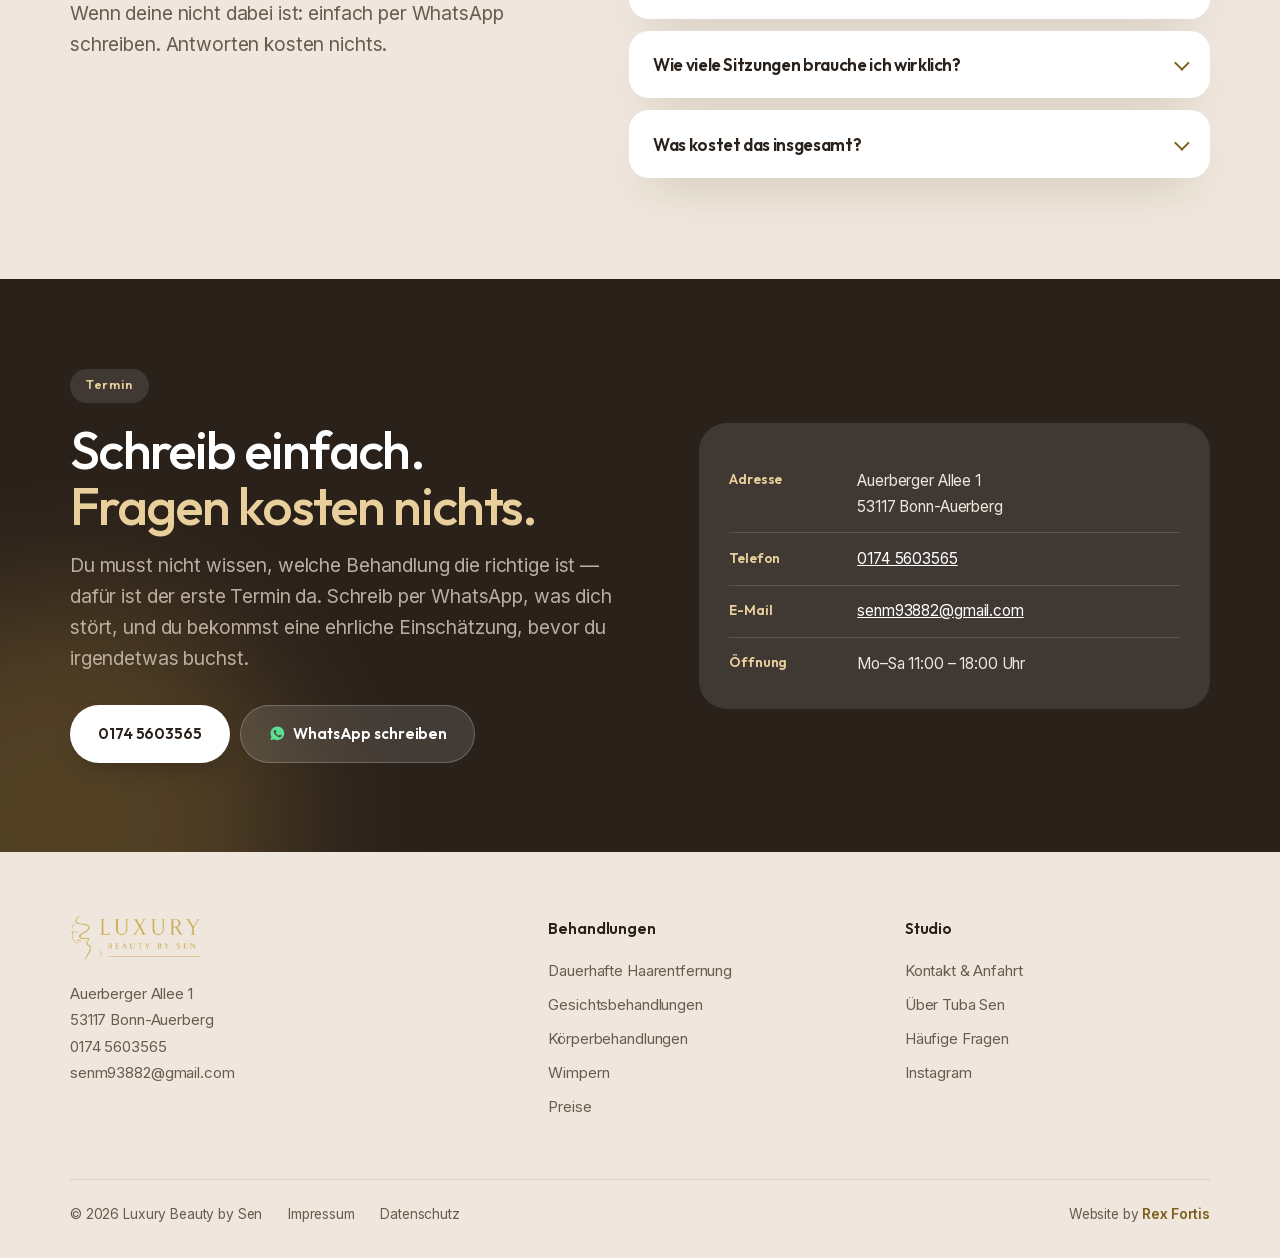
<file: entwuerfe/c-soft.html>
<!DOCTYPE html>
<html lang="de">
<head>
<meta charset="UTF-8">
<meta name="viewport" content="width=device-width, initial-scale=1.0">
<title>Variante C – Soft Modern | Luxury Beauty by Sen</title>
<meta name="description" content="Designvariante C für luxurybeauty-sen.de: warmer Sandton, weiche Schatten, schwebende Karten.">
<meta name="robots" content="noindex, nofollow">
<link rel="icon" href="../assets/favicon.ico" sizes="any">
<link rel="icon" type="image/png" sizes="192x192" href="../assets/favicon-192.png">
<meta name="theme-color" content="#F6F2ED">
<script>document.documentElement.classList.add('js')</script>
<link rel="preload" href="assets/fonts/outfit-latin.woff2" as="font" type="font/woff2" crossorigin>
<link rel="preload" href="assets/fonts/inter-latin.woff2" as="font" type="font/woff2" crossorigin>
<link rel="stylesheet" href="assets/c-soft.css?v=1">
</head>
<body>
<a class="skip" href="#inhalt">Zum Inhalt springen</a>

<header class="kopf">
  <div class="kopf__in">
    <a class="marke" href="index.html" aria-label="Luxury Beauty by Sen">
      <img src="../assets/logo-lockup.webp" width="887" height="300" alt="Luxury Beauty by Sen">
    </a>
    <nav class="nav" id="hauptnav" aria-label="Hauptnavigation">
      <a href="#" aria-current="page">Start</a>
      <a href="#behandlungen">Behandlungen</a>
      <a href="#technik">Technik</a>
      <a href="#preise">Preise</a>
      <a href="#kontakt">Kontakt</a>
    </nav>
    <div class="kopf__cta">
      <a class="knopf knopf--voll" href="https://wa.me/491745603565" rel="noopener">Termin</a>
    </div>
    <button class="nav-schalter" type="button" aria-expanded="false" aria-controls="hauptnav" aria-label="Menü öffnen">
      <span></span><span></span><span></span>
    </button>
  </div>
</header>

<main id="inhalt">

  <section class="hero">
    <div class="wolke wolke--a" aria-hidden="true"></div>
    <div class="huelle hero__in">
      <div>
        <span class="etikett">Kosmetikstudio in Bonn-Auerberg</span>
        <h1>Deine Haut. <em>In Ruhe.</em></h1>
        <p class="lead">Dauerhafte Haarentfernung mit Diodenlaser und Alexandrit, Aqua Facial, Microneedling und Wimpern — bei Tuba Sen in der Auerberger Allee. Jede Behandlung beginnt mit einem Hautcheck und einer ehrlichen Einschätzung, nicht mit einem Verkaufsgespräch.</p>
        <div class="knopf-paar">
          <a class="knopf knopf--voll" href="tel:+491745603565">0174 5603565</a>
          <a class="knopf knopf--weich" href="https://wa.me/491745603565" rel="noopener">
            <svg class="wa" viewBox="0 0 24 24" fill="currentColor" aria-hidden="true"><path d="M12.04 2C6.58 2 2.13 6.45 2.13 11.91c0 1.75.46 3.45 1.32 4.95L2 22l5.25-1.38a9.9 9.9 0 0 0 4.79 1.22h.01c5.46 0 9.91-4.45 9.91-9.91S17.5 2 12.04 2m5.8 14.16c-.24.68-1.4 1.3-1.94 1.34-.5.04-.98.22-3.3-.69-2.77-1.09-4.54-3.92-4.68-4.1-.14-.19-1.12-1.49-1.12-2.85s.71-2.02.96-2.3c.25-.27.55-.34.73-.34.18 0 .37 0 .53.01.17.01.4-.06.62.48.24.55.8 1.9.87 2.04.07.14.12.3.02.49-.1.19-.15.3-.29.47-.15.16-.31.37-.44.5-.15.14-.3.3-.13.59.17.29.75 1.24 1.61 2.01 1.11.99 2.04 1.3 2.33 1.44.29.15.46.12.63-.07.17-.2.73-.85.92-1.14.19-.29.39-.24.65-.14.26.09 1.65.78 1.93.92.29.14.48.22.55.34.07.12.07.68-.17 1.36"/></svg>
            WhatsApp
          </a>
        </div>
        <ul class="marken">
          <li><b>Hauttyp I–VI</b></li>
          <li><b>4</b> Wellenlängen</li>
          <li>Mo–Sa <b>11–18 Uhr</b></li>
        </ul>
      </div>
      <div class="hero__bild">
        <img src="../assets/portrait-tuba.webp" width="900" height="1125" alt="Tuba Sen mit dem Handstück des Diodenlasers im Studio in Bonn" fetchpriority="high">
        <div class="blase blase--sterne">
          <span class="sterne" role="img" aria-label="Fünf von fünf Sternen">★★★★★</span>
          <b>5,0</b><span>bei Google</span>
        </div>
        <div class="blase blase--kuehl"><b>−26 °C</b><span>Kühlung</span></div>
      </div>
    </div>
  </section>

  <section class="sek" style="padding-top:0" aria-label="Das Studio in Zahlen">
    <div class="huelle">
      <div class="zahlen auf">
        <div class="zahl"><b>−26 °C</b><p>Kontaktkühlung während jedes Impulses. Deshalb sagen Kundinnen „Klopfen“ und nicht „Schmerz“.</p></div>
        <div class="zahl"><b>I–VI</b><p>Alle Hauttypen nach Fitzpatrick — möglich durch vier Wellenlängen von 755 bis 1064 nm.</p></div>
        <div class="zahl"><b>6–10</b><p>Sitzungen sind realistisch, im Abstand von 4–8 Wochen. Das sagen wir vorher.</p></div>
        <div class="zahl"><b>5,0 ★</b><p>Bei Google — jede einzelne Rezension mit voller Sternzahl, keine Ausnahme.</p></div>
      </div>
    </div>
  </section>

  <section class="sek" id="behandlungen">
    <div class="huelle">
      <div class="sek__kopf auf">
        <span class="etikett">Behandlungen</span>
        <h2>Vier Bereiche. Und zu jedem <em>eine ehrliche Prognose</em>.</h2>
        <p class="lead">Wir machen nicht alles — dafür das, was wir machen, mit Geräten, die wir erklären können.</p>
      </div>
      <div class="karten auf">
        <a class="karte karte--gross" href="#">
          <div class="karte__bild">
            <img src="../assets/laser-haarentfernung.webp" width="1500" height="1000" alt="Dauerhafte Haarentfernung mit Laser in Bonn" loading="lazy">
            <span class="karte__preis">ab 15 €</span>
          </div>
          <div class="karte__text">
            <h3>Dauerhafte Haarentfernung</h3>
            <p>Diodenlaser und Alexandrit in einem Handstück, vier Wellenlängen, Kühlung während des Impulses. Für Frauen und Männer, von der Oberlippe bis Ganzkörper — mit einer Sitzungszahl, die vorher auf dem Tisch liegt.</p>
            <ul class="karte__liste"><li>755 / 808 / 940 / 1064 nm</li><li>Testimpuls gratis</li><li>Fotodokumentation</li></ul>
            <span class="pfeil">Ansehen <span aria-hidden="true">→</span></span>
          </div>
        </a>
        <a class="karte" href="#">
          <div class="karte__bild">
            <img src="../assets/gesichtsbehandlung.webp" width="1500" height="1000" alt="Gesichtsbehandlung in Bonn" loading="lazy">
            <span class="karte__preis">ab 98 €</span>
          </div>
          <div class="karte__text">
            <h3>Gesicht</h3>
            <p>Aqua Facial, Microneedling, Radiofrequenz und Plasma Pen — mit Hautanalyse davor.</p>
            <span class="pfeil">Ansehen <span aria-hidden="true">→</span></span>
          </div>
        </a>
        <a class="karte" href="#">
          <div class="karte__bild">
            <img src="../assets/haut-nahaufnahme.webp" width="1500" height="1000" alt="Körperbehandlung in Bonn" loading="lazy">
            <span class="karte__preis">ab 35 €</span>
          </div>
          <div class="karte__text">
            <h3>Körper</h3>
            <p>G5 Bodyforming und kosmetische Lymphdrainage — rhythmisch und dosiert.</p>
            <span class="pfeil">Ansehen <span aria-hidden="true">→</span></span>
          </div>
        </a>
        <a class="karte" href="#">
          <div class="karte__bild">
            <img src="../assets/gesicht-hoch.webp" width="799" height="1024" alt="Wimpernverlängerung in Bonn" loading="lazy">
            <span class="karte__preis">auf Anfrage</span>
          </div>
          <div class="karte__text">
            <h3>Wimpern</h3>
            <p>Jede Naturwimper einzeln isoliert, Länge nach Tragfähigkeit statt nach Referenzfoto.</p>
            <span class="pfeil">Ansehen <span aria-hidden="true">→</span></span>
          </div>
        </a>
      </div>
    </div>
  </section>

  <section class="sek sek--dunkel" id="technik">
    <div class="huelle technik__in">
      <div class="technik__geraet">
        <img src="../assets/geraet-diodenlaser.webp" width="620" height="1366" alt="ICE-Diodenlaser mit Handstück" loading="lazy">
      </div>
      <div class="auf">
        <span class="etikett">Die Technik</span>
        <h2>Ein Laser, der <em>vier Wellenlängen</em> kann.</h2>
        <p class="lead">Die meisten Studios haben ein Gerät und passen die Kundin daran an. Wir machen es andersherum: Der Smart Scanner liest deinen Hauttyp aus, und daraus ergibt sich die Wellenlänge. 755 nm greift feines Haar, 1064 nm geht tiefer und umgeht das Melanin in der Oberhaut. Genau deshalb sind hier auch dunkle Hauttypen sicher behandelbar.</p>
        <dl class="spezies">
          <div class="spez"><dt>Wellenlängen</dt><dd>755–1064<small>Nanometer — Diode und Alexandrit kombiniert</small></dd></div>
          <div class="spez"><dt>Kühlung</dt><dd>−26 °C<small>Aktiv während des Impulses, nicht danach</small></dd></div>
          <div class="spez"><dt>Hauttypen</dt><dd>I – VI<small>Vollständige Fitzpatrick-Skala</small></dd></div>
        </dl>
      </div>
    </div>
  </section>

  <section class="sek sek--tief" id="ablauf">
    <div class="huelle">
      <div class="sek__kopf sek__kopf--mitte auf">
        <span class="etikett">So läuft ein Termin</span>
        <h2>Drei Schritte. <em>Keine Überraschungen.</em></h2>
      </div>
      <div class="schritte auf">
        <div class="schritt">
          <b>1</b><h3>Hautcheck &amp; Testimpuls</h3>
          <p>Wir schauen uns Haut und Haar an, klären Sonne, Medikamente, Vorbehandlungen. Auf Wunsch ein Testimpuls, damit du das Gefühl kennst, bevor du dich entscheidest.</p>
        </div>
        <div class="schritt">
          <b>2</b><h3>Behandlung</h3>
          <p>Reinigung, Schutzbrille, Gelfilm. Der Laser läuft in Bahnen, die Kühlung läuft mit. Du sagst jederzeit Stopp — vor allem im Intimbereich bestimmst du Tempo und Pausen.</p>
        </div>
        <div class="schritt">
          <b>3</b><h3>Nachsorge &amp; Plan</h3>
          <p>Beruhigende Pflege, Hinweise für 48 Stunden. Jede Sitzung wird dokumentiert, der nächste Termin liegt 4 bis 8 Wochen später.</p>
        </div>
      </div>
    </div>
  </section>

  <section class="sek" id="tuba">
    <div class="huelle duo duo--schmal">
      <div class="auf"><img src="../assets/studio-empfang.webp" width="1400" height="933" alt="Empfangsbereich des Studios in der Auerberger Allee" loading="lazy"></div>
      <div class="auf">
        <span class="etikett">Wer dich behandelt</span>
        <p class="zitat">„Nicht, um zu überreden, sondern um zu beruhigen.“</p>
        <p>Tuba Sen führt Luxury Beauty by Sen allein. Wer dich berät, behandelt dich auch — und erinnert sich beim nächsten Mal an das, was beim letzten Mal war. Jede Sitzung landet in einer Kundenkarte, mit Areal, Einstellung und Reaktion der Haut.</p>
        <p>Wenn eine Behandlung bei dir nicht sinnvoll ist, hörst du das. Weiße und graue Haare sprechen auf den Laser kaum an, sehr reaktive Haut braucht mildere Säuren, und manchmal ist der richtige Rat, erst einmal gar nichts zu machen.</p>
        <ul class="fakten">
          <li><b>Studio</b><span>Auerberger Allee 1, 53117 Bonn-Auerberg</span></li>
          <li><b>Sprachen</b><span>Deutsch und Türkisch</span></li>
          <li><b>Termine</b><span>Montag bis Samstag, 11–18 Uhr</span></li>
        </ul>
      </div>
    </div>
  </section>

  <section class="sek sek--tief" id="stimmen">
    <div class="huelle">
      <div class="sek__kopf sek__kopf--mitte auf">
        <span class="etikett">Rezensionen</span>
        <h2>5,0 von 5 bei Google — <em>ohne eine einzige Ausnahme</em>.</h2>
      </div>
      <div class="stimmen auf">
        <figure class="stimme">
          <div class="sterne" role="img" aria-label="Fünf von fünf Sternen">★★★★★</div>
          <blockquote>Ein wirklich tolles Laserstudio. Tuğba ist nicht nur sehr freundlich, sondern auch fachlich absolut kompetent. Sie erklärt alles ruhig und verständlich, sodass man sich sofort sicher fühlt.</blockquote>
          <figcaption>Volkan Cengiz<span>Rezension bei Google</span></figcaption>
        </figure>
        <figure class="stimme">
          <div class="sterne" role="img" aria-label="Fünf von fünf Sternen">★★★★★</div>
          <blockquote>Super liebe und professionelle Behandlung. Man merkt sofort, dass hier mit Erfahrung und Herz gearbeitet wird. Ich fühle mich jedes Mal sehr gut aufgehoben.</blockquote>
          <figcaption>Tuana Karakurt<span>Rezension bei Google</span></figcaption>
        </figure>
        <figure class="stimme">
          <div class="sterne" role="img" aria-label="Fünf von fünf Sternen">★★★★★</div>
          <blockquote>Ich bin froh, dass ich Tuba gefunden habe. Nach wenigen Behandlungen merke ich schon den Unterschied, das Personal ist herzlich und das Studio gepflegt. Absolute Empfehlung!</blockquote>
          <figcaption>suat Tuzcuoglu<span>Rezension bei Google</span></figcaption>
        </figure>
      </div>
    </div>
  </section>

  <section class="sek" id="preise">
    <div class="huelle duo">
      <div class="auf">
        <span class="etikett">Preise</span>
        <h2>Pro Areal. Pro Sitzung. <em>Ohne Sternchen.</em></h2>
        <p class="lead">Keine Pakete, die du unterschreiben musst, bevor du weißt, ob es funktioniert. Wenn ein Areal weniger Termine braucht als geplant, sagen wir das — und du sparst.</p>
        <div class="knopf-paar" style="margin-top:1.7rem"><a class="knopf knopf--voll" href="#">Vollständige Preisliste</a></div>
      </div>
      <div class="preiskarte auf">
        <ul class="preisliste">
          <li><span>Oberlippe</span><span class="preis">20 €</span></li>
          <li><span>Achseln</span><span class="preis">40 €</span></li>
          <li><span>Intim &amp; Bikini</span><span class="preis">60 €</span></li>
          <li><span>Beine</span><span class="preis">95 €</span></li>
          <li><span>Aqua Facial</span><span class="preis">125 €</span></li>
          <li><span>Microneedling</span><span class="preis">98 €</span></li>
        </ul>
        <p class="mess" style="margin:1.2rem 0 0">Preise je Sitzung · Stand August 2026</p>
      </div>
    </div>
  </section>

  <section class="sek sek--tief" id="fragen">
    <div class="huelle duo duo--schmal" style="align-items:start">
      <div class="auf">
        <span class="etikett">Häufige Fragen</span>
        <h2>Die Fragen, die vor dem ersten Termin <em>wirklich</em> gestellt werden.</h2>
        <p class="lead">Wenn deine nicht dabei ist: einfach per WhatsApp schreiben. Antworten kosten nichts.</p>
      </div>
      <div class="faq auf">
        <details open>
          <summary>Tut die Laser-Haarentfernung weh?</summary>
          <div class="faq__a"><p>Die meisten beschreiben es als kurzes, kühles Klopfen oder leichtes Zwicken. Die Haut wird während jedes Impulses auf bis zu −26 °C heruntergekühlt, der Kältereiz überlagert den Wärmereiz. Vor der ersten vollen Behandlung setzen wir auf Wunsch einen Testimpuls.</p></div>
        </details>
        <details>
          <summary>Funktioniert das auch bei dunkler Haut?</summary>
          <div class="faq__a"><p>Ja, bis Hauttyp VI. Die 1064-nm-Wellenlänge dringt tiefer ein und umgeht das Melanin der Oberhaut. Ehrlich bleibt trotzdem ehrlich: Weiße und graue Haare enthalten kaum Melanin und sprechen kaum an — das sagen wir vorher, nicht nach der dritten Sitzung.</p></div>
        </details>
        <details>
          <summary>Wie viele Sitzungen brauche ich wirklich?</summary>
          <div class="faq__a"><p>In der Regel 6 bis 10 im Abstand von 4 bis 8 Wochen. Der Laser erreicht nur Haare in der aktiven Wachstumsphase, und die ist nie bei allen gleichzeitig. Die Einschätzung für dein Areal bekommst du beim ersten Termin.</p></div>
        </details>
        <details>
          <summary>Was kostet das insgesamt?</summary>
          <div class="faq__a"><p>Über 6 bis 10 Sitzungen liegen Achseln bei etwa 240 bis 400 €, Beine bei 570 bis 950 €. Es gibt keine Pakete, die du vorab kaufen musst.</p></div>
        </details>
      </div>
    </div>
  </section>

  <section class="sek sek--dunkel schluss" id="kontakt">
    <div class="wolke wolke--b" style="background:rgba(176,138,62,.3)" aria-hidden="true"></div>
    <div class="huelle schluss__in">
      <div class="auf">
        <span class="etikett">Termin</span>
        <h2>Schreib einfach. <em>Fragen kosten nichts.</em></h2>
        <p class="lead">Du musst nicht wissen, welche Behandlung die richtige ist — dafür ist der erste Termin da. Schreib per WhatsApp, was dich stört, und du bekommst eine ehrliche Einschätzung, bevor du irgendetwas buchst.</p>
        <div class="knopf-paar" style="margin-top:1.9rem">
          <a class="knopf knopf--voll" style="background:#fff;color:#2A211B" href="tel:+491745603565">0174 5603565</a>
          <a class="knopf knopf--weich" href="https://wa.me/491745603565" rel="noopener">
            <svg class="wa" viewBox="0 0 24 24" fill="currentColor" aria-hidden="true"><path d="M12.04 2C6.58 2 2.13 6.45 2.13 11.91c0 1.75.46 3.45 1.32 4.95L2 22l5.25-1.38a9.9 9.9 0 0 0 4.79 1.22h.01c5.46 0 9.91-4.45 9.91-9.91S17.5 2 12.04 2m5.8 14.16c-.24.68-1.4 1.3-1.94 1.34-.5.04-.98.22-3.3-.69-2.77-1.09-4.54-3.92-4.68-4.1-.14-.19-1.12-1.49-1.12-2.85s.71-2.02.96-2.3c.25-.27.55-.34.73-.34.18 0 .37 0 .53.01.17.01.4-.06.62.48.24.55.8 1.9.87 2.04.07.14.12.3.02.49-.1.19-.15.3-.29.47-.15.16-.31.37-.44.5-.15.14-.3.3-.13.59.17.29.75 1.24 1.61 2.01 1.11.99 2.04 1.3 2.33 1.44.29.15.46.12.63-.07.17-.2.73-.85.92-1.14.19-.29.39-.24.65-.14.26.09 1.65.78 1.93.92.29.14.48.22.55.34.07.12.07.68-.17 1.36"/></svg>
            WhatsApp schreiben
          </a>
        </div>
      </div>
      <div class="kontaktkarte auf">
        <ul class="kontaktliste">
          <li><b>Adresse</b><span>Auerberger Allee 1<br>53117 Bonn-Auerberg</span></li>
          <li><b>Telefon</b><span><a href="tel:+491745603565">0174 5603565</a></span></li>
          <li><b>E-Mail</b><span><a href="mailto:senm93882@gmail.com">senm93882@gmail.com</a></span></li>
          <li><b>Öffnung</b><span>Mo–Sa 11:00 – 18:00 Uhr</span></li>
        </ul>
      </div>
    </div>
  </section>

</main>

<footer class="fuss">
  <div class="huelle">
    <div class="fuss__in">
      <div class="fuss__marke">
        <img src="../assets/logo-lockup.webp" width="887" height="300" alt="Luxury Beauty by Sen">
        <address>
          Auerberger Allee 1<br>53117 Bonn-Auerberg<br>
          <a href="tel:+491745603565">0174 5603565</a><br>
          <a href="mailto:senm93882@gmail.com">senm93882@gmail.com</a>
        </address>
      </div>
      <div>
        <h4>Behandlungen</h4>
        <ul>
          <li><a href="#behandlungen">Dauerhafte Haarentfernung</a></li>
          <li><a href="#behandlungen">Gesichtsbehandlungen</a></li>
          <li><a href="#behandlungen">Körperbehandlungen</a></li>
          <li><a href="#behandlungen">Wimpern</a></li>
          <li><a href="#preise">Preise</a></li>
        </ul>
      </div>
      <div>
        <h4>Studio</h4>
        <ul>
          <li><a href="#kontakt">Kontakt &amp; Anfahrt</a></li>
          <li><a href="#tuba">Über Tuba Sen</a></li>
          <li><a href="#fragen">Häufige Fragen</a></li>
          <li><a href="https://www.instagram.com/luxury_beautyby_sen/" rel="noopener">Instagram</a></li>
        </ul>
      </div>
    </div>
    <div class="fuss__unten">
      <span>© 2026 Luxury Beauty by Sen</span>
      <a href="#">Impressum</a>
      <a href="#">Datenschutz</a>
      <span class="fuss__credit">Website by <a href="https://rexfortis.de" rel="noopener">Rex Fortis</a></span>
    </div>
  </div>
</footer>

<script src="assets/entwurf.js" defer></script>
</body>
</html>
</file>
<file: assets/styles.css>
/* ============================================================
   Luxury Beauty by Sen — Kosmetikstudio Bonn-Auerberg
   Gestaltungsprinzip „Das ruhige Protokoll".

   Herleitung: Tubas eigenes Versprechen ist nicht Hochglanz,
   sondern Erklärung — „Sie erklärt alles ruhig und verständlich,
   sodass man sich sofort sicher fühlt" (Google-Rezension).
   Die Seite übersetzt das in Gestaltung: warmes Elfenbein statt
   Glanz, goldene Haarlinien statt Schatten, echte Behandlungs-
   daten (Wellenlängen, −26 °C, Hauttyp I–VI, Sitzungszahlen)
   als sichtbare Annotationsebene. Luxus = Präzision + Ruhe.

   Die Bogenlinie (.bogen) zitiert die Gesichtslinie aus dem Logo.

   Drei Schriften mit klarer Aufgabe:
     Cormorant Garamond → Überschriften, Preise, Zitate
     Jost              → Etiketten, Navigation, Buttons, Messwerte
     IBM Plex Sans     → Fließtext
   Alle lokal eingebunden (DSGVO, kein Google-CDN),
   latin + latin-ext wegen türkischer Namen (Tuğba, Tuzcuoglu).
   ============================================================ */

@font-face{font-family:'Cormorant';font-style:normal;font-weight:300 600;font-display:swap;
  src:url('fonts/cormorant.woff2') format('woff2');
  unicode-range:U+0000-00FF,U+0131,U+0152-0153,U+02BB-02BC,U+02C6,U+02DA,U+02DC,U+0304,U+0308,U+0329,U+2000-206F,U+20AC,U+2122,U+2191,U+2193,U+2212,U+2215,U+FEFF,U+FFFD;}
@font-face{font-family:'Cormorant';font-style:normal;font-weight:300 600;font-display:swap;
  src:url('fonts/cormorant-ext.woff2') format('woff2');
  unicode-range:U+0100-02BA,U+02BD-02C5,U+02C7-02CC,U+02CE-02D7,U+02DD-02FF,U+0304,U+0308,U+0329,U+1D00-1DBF,U+1E00-1E9F,U+1EF2-1EFF,U+2020,U+20A0-20AB,U+20AD-20C0,U+2113,U+2C60-2C7F,U+A720-A7FF;}
@font-face{font-family:'Cormorant';font-style:italic;font-weight:300 500;font-display:swap;
  src:url('fonts/cormorant-i.woff2') format('woff2');
  unicode-range:U+0000-00FF,U+0131,U+0152-0153,U+02BB-02BC,U+02C6,U+02DA,U+02DC,U+0304,U+0308,U+0329,U+2000-206F,U+20AC,U+2122,U+2191,U+2193,U+2212,U+2215,U+FEFF,U+FFFD;}
@font-face{font-family:'Cormorant';font-style:italic;font-weight:300 500;font-display:swap;
  src:url('fonts/cormorant-i-ext.woff2') format('woff2');
  unicode-range:U+0100-02BA,U+02BD-02C5,U+02C7-02CC,U+02CE-02D7,U+02DD-02FF,U+0304,U+0308,U+0329,U+1D00-1DBF,U+1E00-1E9F,U+1EF2-1EFF,U+2020,U+20A0-20AB,U+20AD-20C0,U+2113,U+2C60-2C7F,U+A720-A7FF;}
@font-face{font-family:'Jost';font-style:normal;font-weight:300 600;font-display:swap;
  src:url('fonts/jost.woff2') format('woff2');
  unicode-range:U+0000-00FF,U+0131,U+0152-0153,U+02BB-02BC,U+02C6,U+02DA,U+02DC,U+0304,U+0308,U+0329,U+2000-206F,U+20AC,U+2122,U+2191,U+2193,U+2212,U+2215,U+FEFF,U+FFFD;}
@font-face{font-family:'Jost';font-style:normal;font-weight:300 600;font-display:swap;
  src:url('fonts/jost-ext.woff2') format('woff2');
  unicode-range:U+0100-02BA,U+02BD-02C5,U+02C7-02CC,U+02CE-02D7,U+02DD-02FF,U+0304,U+0308,U+0329,U+1D00-1DBF,U+1E00-1E9F,U+1EF2-1EFF,U+2020,U+20A0-20AB,U+20AD-20C0,U+2113,U+2C60-2C7F,U+A720-A7FF;}
@font-face{font-family:'Plex Sans';font-style:normal;font-weight:100 700;font-display:swap;
  src:url('fonts/plex-sans.woff2') format('woff2');
  unicode-range:U+0000-00FF,U+0131,U+0152-0153,U+02BB-02BC,U+02C6,U+02DA,U+02DC,U+2000-206F,U+2074,U+20AC,U+2122,U+2191,U+2193,U+2212,U+2215,U+FEFF,U+FFFD;}
@font-face{font-family:'Plex Sans';font-style:normal;font-weight:100 700;font-display:swap;
  src:url('fonts/plex-sans-ext.woff2') format('woff2');
  unicode-range:U+0100-02AF,U+0304,U+0308,U+0329,U+1E00-1E9F,U+1EF2-1EFF,U+2020,U+20A0-20AB,U+20AD-20C0,U+2113,U+2C60-2C7F,U+A720-A7FF;}

:root{
  --creme:#FAF6F0;        /* Grundton, warmes Elfenbein */
  --blatt:#FFFFFF;
  --sand:#F2EADE;         /* Tönungsflächen */
  --rose:#EFE2D8;         /* zarte Akzentfläche */
  --tinte:#241B14;        /* Fließtext, Espresso statt Schwarz */
  --tinte-weich:#5A4A3C;  /* Sekundärtext auf Creme: 7,2:1 = AAA */
  --gold:#C6AC5A;         /* Markengold aus dem Logo – nur Grafik */
  --gold-tief:#82651A;    /* Gold als TEXT: 5,4:1 auf Creme, 5,0:1 auf Sand = AA.
                             Vorher #8A6A22 – das lag auf der Sandfläche bei 4,2:1
                             und wäre für die Etiketten durchgefallen. */
  --gold-mittel:#9E7F2C;  /* Gold für große Ziffern ab 24 px: 3,5:1 auf Sand = AA large */
  --gold-hell:#E2D0A0;
  --nacht:#1C1510;        /* dunkle Sektionen */
  --nacht-2:#2A2019;
  --wa:#14803D;           /* WhatsApp-Grün, abgedunkelt für 5:1 auf Weiß */
  --linie:rgba(36,27,20,.13);
  --linie-gold:rgba(198,172,90,.42);
  --linie-hell:rgba(240,232,220,.16);
  --display:'Cormorant',Georgia,'Times New Roman',serif;
  --label:'Jost',system-ui,sans-serif;
  --body:'Plex Sans',system-ui,sans-serif;
  --max:1200px;
  --eng:800px;
}

*,*::before,*::after{box-sizing:border-box}
html{scroll-behavior:smooth;-webkit-text-size-adjust:100%}
@media (prefers-reduced-motion:reduce){
  html{scroll-behavior:auto}
  *,*::before,*::after{animation-duration:.01ms!important;transition-duration:.01ms!important}
}
body{
  margin:0;background:var(--creme);color:var(--tinte);
  font-family:var(--body);font-size:1.0625rem;line-height:1.75;font-weight:400;
  -webkit-font-smoothing:antialiased;overflow-wrap:break-word;
}
img{max-width:100%;display:block;height:auto}
a{color:inherit}
p{margin:0 0 1.1rem}
ul,ol{margin:0 0 1.1rem;padding-left:1.2rem}
li{margin-bottom:.45rem}
strong{font-weight:600}
:focus-visible{outline:2px solid var(--gold-tief);outline-offset:3px;border-radius:2px}
.sek--nacht :focus-visible{outline-color:var(--gold-hell)}
.sr-only{position:absolute;width:1px;height:1px;padding:0;margin:-1px;overflow:hidden;clip:rect(0 0 0 0);white-space:nowrap;border:0}
[id]{scroll-margin-top:6rem}
.skip{position:absolute;left:-999px;top:0;z-index:200;background:var(--nacht);color:#fff;padding:.75rem 1.25rem;font-family:var(--label)}
.skip:focus{left:0}

/* ---------- Typografie ---------- */
h1,h2,h3,h4{font-family:var(--display);font-weight:400;margin:0 0 1rem;letter-spacing:-.005em;color:var(--tinte)}
h1{font-size:clamp(2.15rem,6.2vw,4.6rem);line-height:1.05;font-weight:300;letter-spacing:-.018em}
h2{font-size:clamp(1.95rem,3.9vw,3.1rem);line-height:1.1;font-weight:300;letter-spacing:-.012em}
h3{font-size:clamp(1.3rem,2vw,1.6rem);line-height:1.22;font-weight:500}
h4{font-size:1.1rem;line-height:1.3;font-weight:600;font-family:var(--body);letter-spacing:-.01em}
h1 em,h2 em{font-style:italic;font-weight:300;color:var(--gold-tief)}

/* Etikett: gesperrte Versalien in Jost – die Ordnungsebene der Seite */
.etikett{display:inline-block;font-family:var(--label);font-weight:500;font-size:.72rem;
  letter-spacing:.22em;text-transform:uppercase;color:var(--gold-tief);margin:0 0 1.1rem}
.etikett--hell{color:var(--gold-hell)}
.etikett::before{content:"";display:inline-block;width:1.6rem;height:1px;background:currentColor;
  vertical-align:.32em;margin-right:.7rem;opacity:.8}

.lead{font-size:clamp(1.1rem,1.7vw,1.3rem);line-height:1.65;color:var(--tinte-weich);max-width:56ch}
.sek--nacht .lead{color:#C3B4A2}

/* Messwerte / Behandlungsdaten – die Präzisionsebene */
.messwert{font-family:var(--label);font-weight:400;font-size:.8rem;letter-spacing:.12em;
  text-transform:uppercase;color:var(--tinte-weich);font-variant-numeric:tabular-nums}
.sek--nacht .messwert{color:#B6A896}

/* ---------- Raster ---------- */
.huelle{max-width:var(--max);margin-inline:auto;padding-inline:clamp(1.25rem,4vw,2.5rem)}
.huelle--eng{max-width:var(--eng)}
.sek{padding-block:clamp(4rem,8.5vw,7.5rem);position:relative}
.sek--linie{border-top:1px solid var(--linie)}
.sek--sand{background:var(--sand)}
.sek--nacht{background:var(--nacht);color:#E8DFD4}
.sek--nacht h1,.sek--nacht h2,.sek--nacht h3,.sek--nacht h4{color:#FBF7F1}
.sek--nacht em{color:var(--gold-hell)}
.sek__kopf{max-width:44rem;margin-bottom:clamp(2.5rem,4vw,3.75rem)}
.sek__kopf--mitte{margin-inline:auto;text-align:center}
.sek__kopf--mitte .etikett::before{display:none}

/* Bogenlinie: das Logo-Zitat als flächige Signatur */
.bogen{position:absolute;pointer-events:none;z-index:0;color:var(--gold);opacity:.16}
.bogen svg{width:100%;height:auto;display:block}
.sek--nacht .bogen{opacity:.13}
.bogen--hero{top:-6%;right:-8%;width:min(46vw,620px)}
.bogen--sek{bottom:-10%;left:-6%;width:min(34vw,420px);opacity:.1}
@media (max-width:900px){.bogen{display:none}}

/* ---------- Buttons ---------- */
.knopf{display:inline-flex;align-items:center;justify-content:center;gap:.55rem;
  font-family:var(--label);font-weight:500;font-size:.82rem;letter-spacing:.14em;text-transform:uppercase;
  text-decoration:none;padding:.95rem 1.7rem;border:1px solid transparent;border-radius:2px;
  transition:background-color .22s,color .22s,border-color .22s;cursor:pointer;white-space:nowrap}
.knopf--gold{background:var(--gold);color:var(--tinte);border-color:var(--gold)}
.knopf--gold:hover{background:var(--gold-hell);border-color:var(--gold-hell)}
.knopf--rand{background:transparent;color:var(--tinte);border-color:rgba(36,27,20,.32)}
.knopf--rand:hover{border-color:var(--tinte);background:rgba(36,27,20,.04)}
.sek--nacht .knopf--rand,.fuss .knopf--rand{color:#F0E8DC;border-color:rgba(240,232,220,.34)}
.sek--nacht .knopf--rand:hover,.fuss .knopf--rand:hover{border-color:var(--gold-hell);background:rgba(240,232,220,.06)}
.knopf svg{width:1.05em;height:1.05em;flex:none}
.knopf--rand .wa-punkt{color:var(--wa)}
.sek--nacht .knopf--rand .wa-punkt{color:#4ED88A}
.knopf-paar{display:flex;flex-wrap:wrap;gap:.7rem;align-items:center}
/* Anruf und WhatsApp bleiben auch auf dem Handy nebeneinander (Hausregel):
   zwei kompakte Buttons, keine gestapelten Kacheln. Steht nur einer da,
   behält er seine natürliche Breite. */
@media (max-width:560px){
  .knopf-paar{flex-wrap:nowrap}
  .knopf-paar .knopf{flex:1 1 0;min-width:0;padding-inline:.85rem;
    font-size:.72rem;letter-spacing:.07em}
  .knopf-paar .knopf:only-child{flex:0 1 auto}
}

/* Textlink mit goldener Unterlinie */
.pfeil{display:inline-flex;align-items:center;gap:.5rem;font-family:var(--label);font-weight:500;
  font-size:.8rem;letter-spacing:.14em;text-transform:uppercase;text-decoration:none;
  color:var(--gold-tief);border-bottom:1px solid var(--linie-gold);padding-bottom:.25rem;
  transition:border-color .2s,gap .2s}
.pfeil:hover{border-color:var(--gold-tief);gap:.85rem}
.sek--nacht .pfeil{color:var(--gold-hell);border-color:rgba(226,208,160,.4)}
.sek--nacht .pfeil:hover{border-color:var(--gold-hell)}

/* ---------- Kopf / Navigation ---------- */
.kopf{position:sticky;top:0;z-index:100;background:rgba(250,246,240,.93);
  backdrop-filter:blur(12px);-webkit-backdrop-filter:blur(12px);border-bottom:1px solid var(--linie)}
.kopf__in{max-width:var(--max);margin-inline:auto;padding:.7rem clamp(1.25rem,4vw,2.5rem);
  display:flex;align-items:center;gap:1.5rem}
.marke{display:block;margin-right:auto;line-height:0}
.marke img{height:44px;width:auto}
.nav{display:flex;gap:1.6rem;align-items:center}
.nav a{font-family:var(--label);font-weight:400;font-size:.78rem;letter-spacing:.14em;text-transform:uppercase;
  text-decoration:none;color:var(--tinte);padding:.4rem 0;border-bottom:1px solid transparent;transition:border-color .2s}
.nav a:hover{border-color:var(--gold)}
.nav a[aria-current="page"]{border-color:var(--gold-tief)}
.kopf__cta .knopf{padding:.75rem 1.25rem;font-size:.75rem}
.nav-schalter{display:none;width:46px;height:46px;padding:12px;background:none;
  border:1px solid var(--linie);border-radius:2px;cursor:pointer}
.nav-schalter span{display:block;height:1.5px;background:var(--tinte);margin:4px 0;transition:transform .25s,opacity .25s}
.nav-schalter[aria-expanded="true"] span:nth-child(1){transform:translateY(5.5px) rotate(45deg)}
.nav-schalter[aria-expanded="true"] span:nth-child(2){opacity:0}
.nav-schalter[aria-expanded="true"] span:nth-child(3){transform:translateY(-5.5px) rotate(-45deg)}

@media (max-width:900px){
  .marke img{height:38px}
  .nav-schalter{display:block;order:3}
  .kopf__cta{order:2}
  .kopf__cta .knopf{padding:.7rem 1rem;font-size:.7rem;letter-spacing:.1em}
  .nav{position:absolute;inset:100% 0 auto;flex-direction:column;align-items:stretch;gap:0;
    background:var(--creme);border-bottom:1px solid var(--linie);padding:.5rem clamp(1.25rem,4vw,2.5rem) 1.5rem;
    display:none}
  .nav.offen{display:flex}
  .nav a{padding:.95rem 0;border-bottom:1px solid var(--linie);font-size:.85rem}
}

/* ---------- Hero ---------- */
.hero{position:relative;overflow:hidden;padding-block:clamp(3rem,6vw,5.5rem) clamp(3.5rem,7vw,6rem)}
.hero__in{position:relative;z-index:1;display:grid;grid-template-columns:1.08fr .92fr;
  gap:clamp(2rem,5vw,4.5rem);align-items:center}
.hero h1{margin-bottom:1.5rem}
.hero .lead{margin-bottom:2rem}
.hero__marken{display:flex;flex-wrap:wrap;gap:.6rem 1.6rem;margin-top:2.25rem;
  padding-top:1.5rem;border-top:1px solid var(--linie)}
.hero__marken li{list-style:none;margin:0;display:flex;align-items:center;gap:.5rem}
.hero__marken .messwert{font-size:.76rem}
/* Sterne sind bewusst im hellen Markengold und durchgehend aria-hidden bzw.
   mit role="img"+Label ausgezeichnet: Die Bewertung steht immer zusätzlich
   als Text daneben („5,0 bei Google"), die Glyphen sind reine Dekoration. */
.sterne{color:var(--gold);letter-spacing:.08em;font-size:.85rem}
/* ★ ist in Cormorant nicht enthalten und würde als schwarzes System-Glyph
   in die Überschrift brechen – Sterne stehen deshalb immer als eigene Zeile. */
.sterne--gross{font-size:1.1rem;letter-spacing:.3em;margin:0 0 .9rem}

/* Bildkollage: großes Hochformat + versetztes Detail mit Goldrahmen */
.kollage{position:relative}
.kollage__gross{border-radius:2px;overflow:hidden}
.kollage__gross img{width:100%;aspect-ratio:4/5;object-fit:cover}
.kollage__klein{position:absolute;left:-2.5rem;bottom:-2rem;width:46%;
  border:6px solid var(--creme);border-radius:2px;overflow:hidden}
.kollage__klein img{width:100%;aspect-ratio:1/1;object-fit:cover}
.kollage__notiz{position:absolute;right:-1.25rem;top:1.75rem;background:var(--creme);
  border:1px solid var(--linie-gold);padding:.7rem 1rem;text-align:center;border-radius:2px}
.kollage__notiz b{display:block;font-family:var(--display);font-size:1.6rem;font-weight:500;line-height:1;color:var(--gold-tief)}
.kollage__notiz span{display:block;font-family:var(--label);font-size:.62rem;letter-spacing:.16em;
  text-transform:uppercase;color:var(--tinte-weich);margin-top:.3rem}

@media (max-width:900px){
  .hero__in{grid-template-columns:1fr;gap:2.5rem}
  .kollage{max-width:26rem;margin-inline:auto;width:100%}
  .kollage__klein{left:-.75rem;bottom:-1rem;width:42%;border-width:5px}
  .kollage__notiz{right:0;top:1rem}
}

/* ---------- Vertrauensband ---------- */
.band{background:var(--nacht);color:#E8DFD4}
.band__in{display:grid;grid-template-columns:repeat(4,1fr);gap:1px;background:var(--linie-hell)}
.band__zelle{background:var(--nacht);padding:2rem clamp(1rem,2.2vw,1.75rem)}
.band__zelle b{display:block;font-family:var(--display);font-size:clamp(1.6rem,2.6vw,2.1rem);
  font-weight:400;color:var(--gold-hell);line-height:1.1;margin-bottom:.45rem}
.band__zelle p{margin:0;font-size:.9rem;line-height:1.55;color:#B6A896}
@media (max-width:820px){.band__in{grid-template-columns:repeat(2,1fr)}}
@media (max-width:460px){.band__in{grid-template-columns:1fr}}

/* ---------- Behandlungskarten ----------
   Hierarchie mit Absicht: die Haarentfernung ist das Kerngeschäft und
   bekommt eine breite Feature-Karte, die drei übrigen stehen darunter
   in einer Reihe. Vier gleich große Karten wären auf 1.120 px je 256 px
   schmal geworden — zu eng für Bild, Text und Liste. */
.karten{display:grid;grid-template-columns:repeat(3,minmax(0,1fr));gap:clamp(1.25rem,2.5vw,2rem)}
.karte{display:flex;flex-direction:column;background:var(--blatt);border:1px solid var(--linie);
  border-radius:2px;overflow:hidden;text-decoration:none;color:inherit;
  transition:border-color .25s,transform .25s}
.karte:hover{border-color:var(--linie-gold);transform:translateY(-3px)}
.karte__bild{position:relative;overflow:hidden}
.karte__bild img{width:100%;aspect-ratio:3/2;object-fit:cover;transition:scale .5s ease}
.karte:hover .karte__bild img{scale:1.04}
.karte__ab{position:absolute;right:.75rem;bottom:.75rem;background:rgba(250,246,240,.94);
  font-family:var(--label);font-size:.7rem;letter-spacing:.1em;text-transform:uppercase;
  padding:.35rem .7rem;border-radius:2px;color:var(--tinte)}
.karte__text{padding:1.6rem 1.5rem 1.75rem;display:flex;flex-direction:column;flex:1}
.karte__text h3{margin-bottom:.6rem}
.karte__text p{font-size:.95rem;color:var(--tinte-weich);margin-bottom:1.2rem}
.karte__text .pfeil{margin-top:auto;align-self:flex-start}
.karte__liste{list-style:none;padding:0;margin:0 0 1.2rem;font-size:.88rem;color:var(--tinte-weich)}
.karte__liste li{position:relative;padding-left:1.1rem;margin-bottom:.3rem}
.karte__liste li::before{content:"";position:absolute;left:0;top:.62em;width:5px;height:5px;
  background:var(--gold);border-radius:50%}

/* Feature-Karte: die Haarentfernung ist das Kerngeschäft und bekommt Breite.
   Vier gleich große Karten wären auf 1.120 px je 256 px schmal geworden. */
.karte--gross{grid-column:1/-1;display:grid;grid-template-columns:1.02fr .98fr;
  margin-bottom:clamp(.25rem,1vw,.5rem)}
.karte--gross:hover{transform:none;border-color:var(--linie-gold)}
.karte--gross .karte__bild{height:100%}
.karte--gross .karte__bild img{aspect-ratio:auto;height:100%;min-height:22rem}
.karte--gross .karte__text{padding:clamp(2rem,3.5vw,3rem) clamp(1.75rem,3vw,2.75rem);justify-content:center}
.karte--gross .karte__text .etikett{margin-bottom:.9rem}
.karte--gross .karte__text h3{font-size:clamp(1.7rem,2.8vw,2.25rem);font-weight:400;margin-bottom:.9rem}
.karte--gross .karte__text p{font-size:1.02rem;max-width:40ch}
.karte--gross .karte__liste{display:grid;grid-template-columns:repeat(2,minmax(0,1fr));gap:0 1.5rem}
.karte--gross .karte__ab{font-size:.74rem;padding:.45rem .85rem}
@media (max-width:960px){
  .karten{grid-template-columns:repeat(auto-fit,minmax(16rem,1fr))}
  .karte--gross{grid-template-columns:1fr}
  .karte--gross .karte__bild img{aspect-ratio:3/2;min-height:0}
}
@media (max-width:520px){
  .karte--gross .karte__liste{grid-template-columns:1fr}
}

/* ---------- Zweispalter Text/Bild ---------- */
.duo{display:grid;grid-template-columns:1fr 1fr;gap:clamp(2rem,5vw,4.5rem);align-items:center}
.duo--schmal{grid-template-columns:.95fr 1.05fr}
.duo__bild img{width:100%;border-radius:2px}
.duo--kehr .duo__text{order:2}
@media (max-width:900px){
  .duo,.duo--schmal{grid-template-columns:1fr;gap:2.25rem}
  .duo--kehr .duo__text{order:0}
}

/* ---------- Technik-Sektion mit freigestelltem Gerät ---------- */
.technik__in{display:grid;grid-template-columns:.85fr 1.15fr;gap:clamp(2rem,5vw,4rem);align-items:center}
.technik__geraet{justify-self:center;max-width:17.5rem;position:relative}
.technik__geraet img{width:100%;filter:drop-shadow(0 24px 44px rgba(0,0,0,.45))}
.technik__daten{display:grid;grid-template-columns:repeat(auto-fit,minmax(11rem,1fr));gap:1px;
  background:var(--linie-hell);border:1px solid var(--linie-hell);margin-top:2.25rem}
.technik__daten div{background:var(--nacht);padding:1.35rem 1.4rem}
.technik__daten dt{font-family:var(--label);font-size:.68rem;letter-spacing:.18em;text-transform:uppercase;
  color:#9E8F7C;margin-bottom:.5rem}
.technik__daten dd{margin:0;font-family:var(--display);font-size:1.5rem;font-weight:400;
  color:var(--gold-hell);line-height:1.15;font-variant-numeric:tabular-nums}
.technik__daten dd small{display:block;font-family:var(--body);font-size:.82rem;color:#B6A896;
  margin-top:.35rem;letter-spacing:0}
@media (max-width:900px){
  .technik__in{grid-template-columns:1fr}
  .technik__geraet{max-width:11rem;order:2}
}

/* ---------- Ablauf: nummerierte Schritte ---------- */
.schritte{display:grid;grid-template-columns:repeat(auto-fit,minmax(15rem,1fr));gap:0;
  border-top:1px solid var(--linie)}
.schritt{padding:2.25rem 2rem 2rem 0;border-right:1px solid var(--linie)}
.schritt+.schritt{padding-left:2rem}
.schritt:last-child{border-right:0;padding-right:0}
/* Die Schrittziffern sind lesbarer Text, kein Ornament – deshalb das
   mittlere Gold statt des hellen Markengolds (das lag bei 2,1:1). */
.schritt b{display:block;font-family:var(--display);font-size:2.6rem;font-weight:300;
  color:var(--gold-mittel);line-height:1;margin-bottom:.9rem;font-variant-numeric:lining-nums}
.sek--nacht .schritt b{color:var(--gold-hell)}
.schritt h3{font-size:1.25rem;margin-bottom:.55rem}
.schritt p{font-size:.95rem;color:var(--tinte-weich);margin:0}
.sek--nacht .schritte{border-color:var(--linie-hell)}
.sek--nacht .schritt{border-color:var(--linie-hell)}
.sek--nacht .schritt p{color:#B6A896}
@media (max-width:900px){
  .schritt{border-right:0;border-bottom:1px solid var(--linie);padding:1.75rem 0}
  .schritt:last-child{border-bottom:0}
  .sek--nacht .schritt{border-color:var(--linie-hell)}
}

/* ---------- Person / E-E-A-T ---------- */
.person__bild{position:relative}
.person__bild img{width:100%;border-radius:2px}
.person__zitat{margin:0 0 1.75rem;font-family:var(--display);font-style:italic;font-weight:300;
  font-size:clamp(1.4rem,2.4vw,1.95rem);line-height:1.32;color:var(--tinte)}
.person__fakten{list-style:none;padding:0;margin:1.75rem 0 0;border-top:1px solid var(--linie)}
.person__fakten li{display:flex;gap:1rem;padding:.85rem 0;border-bottom:1px solid var(--linie);
  margin:0;font-size:.95rem}
.person__fakten dt,.person__fakten b{font-family:var(--label);font-weight:500;font-size:.72rem;
  letter-spacing:.16em;text-transform:uppercase;color:var(--gold-tief);flex:0 0 9rem;padding-top:.28em}

/* ---------- Rezensionen ---------- */
.stimmen{display:grid;grid-template-columns:repeat(auto-fit,minmax(17rem,1fr));gap:clamp(1.25rem,2.5vw,2rem)}
.stimme{background:var(--blatt);border:1px solid var(--linie);border-radius:2px;padding:2rem 1.75rem;
  display:flex;flex-direction:column}
.stimme__sterne{color:var(--gold);letter-spacing:.12em;margin-bottom:1rem;font-size:.95rem}
.stimme blockquote{margin:0 0 1.5rem;font-family:var(--display);font-size:1.22rem;line-height:1.5;
  font-weight:400;color:var(--tinte)}
.stimme figcaption{margin-top:auto;font-family:var(--label);font-size:.72rem;letter-spacing:.14em;
  text-transform:uppercase;color:var(--tinte-weich);padding-top:1rem;border-top:1px solid var(--linie)}
.stimme figcaption span{display:block;letter-spacing:.1em;margin-top:.25rem;opacity:.75;text-transform:none;
  font-size:.75rem}

/* ---------- Preise ---------- */
.preisblock{margin-bottom:clamp(2.5rem,4vw,3.5rem)}
.preisblock > h3{display:flex;align-items:baseline;gap:1rem;margin-bottom:1.25rem}
.preisblock > h3::after{content:"";flex:1;height:1px;background:var(--linie-gold)}
.preisliste{list-style:none;padding:0;margin:0}
.preisliste li{display:flex;align-items:baseline;gap:.75rem;padding:.7rem 0;
  border-bottom:1px solid var(--linie);margin:0}
.preisliste li:last-child{border-bottom:0}
.preisliste .name{flex:0 1 auto}
.preisliste .fuell{flex:1 1 auto;border-bottom:1px dotted rgba(36,27,20,.24);transform:translateY(-.25em)}
.preisliste .preis{font-family:var(--display);font-size:1.3rem;font-weight:500;
  font-variant-numeric:tabular-nums;white-space:nowrap;color:var(--tinte)}
.preisliste small{display:block;font-size:.82rem;color:var(--tinte-weich);line-height:1.4}
.preis-spalten{display:grid;grid-template-columns:repeat(auto-fit,minmax(20rem,1fr));
  gap:clamp(2rem,4vw,3.5rem)}
.preis-hinweis{background:var(--sand);border-left:2px solid var(--gold);padding:1.35rem 1.5rem;
  font-size:.95rem;color:var(--tinte-weich);margin:2rem 0 0}
.preis-hinweis p:last-child{margin-bottom:0}

/* ---------- FAQ ---------- */
.faq{border-top:1px solid var(--linie)}
.faq details{border-bottom:1px solid var(--linie)}
.faq summary{display:flex;align-items:flex-start;gap:1rem;padding:1.4rem 0;cursor:pointer;
  font-family:var(--display);font-size:clamp(1.15rem,1.8vw,1.4rem);font-weight:500;line-height:1.35;
  list-style:none}
.faq summary::-webkit-details-marker{display:none}
.faq summary::after{content:"";flex:none;width:11px;height:11px;margin-left:auto;margin-top:.55em;
  border-right:1.5px solid var(--gold-tief);border-bottom:1.5px solid var(--gold-tief);
  transform:rotate(45deg);transition:transform .25s}
.faq details[open] summary::after{transform:rotate(-135deg)}
.faq__antwort{padding:0 0 1.6rem;max-width:62ch;color:var(--tinte-weich)}
.faq__antwort p:last-child,.faq__antwort ul:last-child{margin-bottom:0}

/* ---------- Kontaktzeile / Abschluss ---------- */
.schluss__in{display:grid;grid-template-columns:1.1fr .9fr;gap:clamp(2rem,5vw,4rem);align-items:start}
/* Grundfassung ist die HELLE – dieselbe Liste steht auf der Kontaktseite auf
   Creme und in den Abschluss-Sektionen auf Nachtgrund. Die dunkle Variante
   ist der Sonderfall und wird unten überschrieben. Andersherum wären die
   Labels auf Creme bei 2,9:1 gelandet. */
.kontaktliste{list-style:none;padding:0;margin:0;border-top:1px solid var(--linie)}
.kontaktliste li{display:grid;grid-template-columns:8.5rem 1fr;gap:1rem;padding:.9rem 0;
  border-bottom:1px solid var(--linie);margin:0;font-size:.98rem}
.kontaktliste b{font-family:var(--label);font-weight:500;font-size:.7rem;letter-spacing:.16em;
  text-transform:uppercase;color:var(--gold-tief);padding-top:.35em}
.kontaktliste a{color:var(--tinte);text-decoration:none;border-bottom:1px solid var(--linie-gold)}
.kontaktliste a:hover{border-color:var(--gold-tief)}
.sek--nacht .kontaktliste,.sek--nacht .kontaktliste li{border-color:var(--linie-hell)}
.sek--nacht .kontaktliste b{color:#B6A896}
.sek--nacht .kontaktliste a{color:var(--gold-hell);border-color:rgba(226,208,160,.42)}
.sek--nacht .kontaktliste a:hover{border-color:var(--gold-hell)}
@media (max-width:520px){
  .kontaktliste li{grid-template-columns:1fr;gap:.3rem}
  .kontaktliste b{padding-top:0}
}
.karte-link{display:block;margin-top:1.5rem;border:1px solid var(--linie);border-radius:2px;
  padding:1.25rem 1.4rem;text-decoration:none;transition:border-color .2s}
.karte-link:hover{border-color:var(--gold)}
.sek--nacht .karte-link{border-color:var(--linie-hell)}

/* ---------- Zwei-Klick-Karte ----------
   Google Maps setzt beim Laden Cookies und überträgt die IP. Deshalb wird
   der iframe erst nach ausdrücklicher Zustimmung eingehängt (siehe seite.js). */
.karte-box{border:1px solid var(--linie);background:var(--sand);border-radius:2px;overflow:hidden}
.karte-box__platzhalter{padding:clamp(1.5rem,3vw,2rem)}
.karte-box__platzhalter p{font-size:.92rem;color:var(--tinte-weich);max-width:44ch}
.karte-box iframe{display:block;width:100%;height:340px;border:0}

/* ---------- Formular ---------- */
.formular{display:grid;gap:1.1rem}
.feld{display:grid;gap:.4rem}
.feld label{font-family:var(--label);font-weight:500;font-size:.72rem;letter-spacing:.14em;
  text-transform:uppercase;color:var(--tinte-weich)}
.feld input,.feld select,.feld textarea{font-family:var(--body);font-size:1rem;color:var(--tinte);
  background:var(--blatt);border:1px solid var(--linie);border-radius:2px;padding:.8rem .9rem;width:100%}
.feld textarea{min-height:8rem;resize:vertical}
.feld input:focus,.feld select:focus,.feld textarea:focus{border-color:var(--gold);outline:none;
  box-shadow:0 0 0 3px rgba(198,172,90,.22)}
.feld--zwei{display:grid;grid-template-columns:1fr 1fr;gap:1.1rem}
@media (max-width:560px){.feld--zwei{grid-template-columns:1fr}}
.zustimmung{display:flex;gap:.7rem;align-items:flex-start;font-size:.88rem;color:var(--tinte-weich)}
.zustimmung input{width:1.1rem;height:1.1rem;margin-top:.28rem;flex:none;accent-color:var(--gold-tief)}
.formular__hinweis{font-size:.85rem;color:var(--tinte-weich);margin:0}

@media (max-width:900px){.schluss__in{grid-template-columns:1fr}}

/* ---------- Brotkrumen ---------- */
.krumen{font-family:var(--label);font-size:.72rem;letter-spacing:.12em;text-transform:uppercase;
  color:var(--tinte-weich);padding-top:1.75rem}
.krumen ol{list-style:none;display:flex;flex-wrap:wrap;gap:.5rem;padding:0;margin:0}
.krumen li{margin:0}
.krumen li+li::before{content:"›";margin-right:.5rem;color:var(--gold)}
.krumen a{text-decoration:none;border-bottom:1px solid transparent}
.krumen a:hover{border-color:var(--gold)}

/* ---------- Inhaltstext (Rechtsseiten, lange Fließtexte) ---------- */
.fliess{max-width:70ch}
.fliess h2{font-size:clamp(1.5rem,2.6vw,2rem);margin-top:2.75rem}
.fliess h3{font-size:1.2rem;margin-top:2rem}
.fliess h2:first-child,.fliess h3:first-child{margin-top:0}
.fliess ul{padding-left:1.15rem}

/* ---------- Fuß ---------- */
.fuss{background:var(--nacht-2);color:#C3B4A2;padding-block:clamp(3rem,5vw,4.5rem) 2rem;font-size:.94rem}
.fuss__in{display:grid;grid-template-columns:1.3fr 1fr 1fr;gap:clamp(2rem,4vw,3.5rem)}
.fuss h4{font-family:var(--label);font-weight:500;font-size:.72rem;letter-spacing:.18em;
  text-transform:uppercase;color:var(--gold-hell);margin-bottom:1.1rem}
.fuss img{height:48px;width:auto;margin-bottom:1.5rem}
.fuss ul{list-style:none;padding:0;margin:0}
.fuss li{margin-bottom:.6rem}
.fuss a{text-decoration:none;border-bottom:1px solid transparent;transition:border-color .2s}
.fuss a:hover{border-color:var(--gold)}
.fuss address{font-style:normal;line-height:1.8}
.fuss__unten{margin-top:clamp(2.5rem,4vw,3.5rem);padding-top:1.5rem;border-top:1px solid var(--linie-hell);
  display:flex;flex-wrap:wrap;gap:.75rem 1.75rem;align-items:center;font-size:.85rem;color:#9E8F7C}
.fuss__unten a{color:#9E8F7C}
.fuss__credit{margin-left:auto}
.fuss__credit a{color:var(--gold-hell)}
@media (max-width:820px){
  .fuss__in{grid-template-columns:1fr 1fr}
  .fuss__marke{grid-column:1/-1}
  .fuss__credit{margin-left:0}
}
@media (max-width:520px){.fuss__in{grid-template-columns:1fr}}

/* ---------- Scroll-Einblendung (nur mit JS) ---------- */
.js .einblenden{opacity:0;transform:translateY(18px)}
.js .einblenden.sichtbar{opacity:1;transform:none;transition:opacity .7s ease,transform .7s ease}
@media (prefers-reduced-motion:reduce){
  .js .einblenden{opacity:1;transform:none}
}

/* ---------- Druck ---------- */
@media print{
  .kopf,.schluss,.bogen,.knopf,.nav-schalter{display:none!important}
  body{background:#fff;color:#000;font-size:11pt}
  .sek{padding-block:1rem}
}
</file>
<file: entwuerfe/assets/a-dark.css>
/* ============================================================
   VARIANTE A — „Dark & Tech-Luxe"
   Warmes Fast-Schwarz, randlose Bilder, Gold nur als Akzent,
   24-px-Rundungen, Glasflächen, Pill-Buttons, fixe Aktionsleiste
   auf dem Handy. Bezug: das Kerngeschäft ist ein Laser — Technik
   und Präzision dürfen man ansehen.
   ============================================================ */

@font-face{font-family:'Inter';font-style:normal;font-weight:100 900;font-display:swap;
  src:url('fonts/inter-latin.woff2') format('woff2');
  unicode-range:U+0000-00FF,U+0131,U+0152-0153,U+02BB-02BC,U+02C6,U+02DA,U+02DC,U+0304,U+0308,U+0329,U+2000-206F,U+20AC,U+2122,U+2191,U+2193,U+2212,U+2215,U+FEFF,U+FFFD;}
@font-face{font-family:'Inter';font-style:normal;font-weight:100 900;font-display:swap;
  src:url('fonts/inter-ext.woff2') format('woff2');
  unicode-range:U+0100-02BA,U+02BD-02C5,U+02C7-02CC,U+02CE-02D7,U+02DD-02FF,U+0304,U+0308,U+0329,U+1D00-1DBF,U+1E00-1E9F,U+1EF2-1EFF,U+2020,U+20A0-20AB,U+20AD-20C0,U+2113,U+2C60-2C7F,U+A720-A7FF;}

:root{
  --nacht:#0E0D0C;
  --nacht-2:#151312;
  --glas:rgba(255,255,255,.045);
  --glas-rand:rgba(255,255,255,.10);
  --glas-rand-hell:rgba(255,255,255,.18);
  --weiss:#F5F2ED;
  --weiss-weich:#A9A29A;   /* 7,0:1 auf Nacht */
  --gold:#D8B863;
  --gold-tief:#8A6E28;
  --wa:#3FD07E;
  --r:24px;
  --r-klein:14px;
  --r-pill:999px;
  --max:1240px;
  --schrift:'Inter',system-ui,-apple-system,sans-serif;
}

*,*::before,*::after{box-sizing:border-box}
html{-webkit-text-size-adjust:100%;scroll-behavior:smooth}
@media (prefers-reduced-motion:reduce){html{scroll-behavior:auto}*,*::before,*::after{animation-duration:.01ms!important;transition-duration:.01ms!important}}
body{
  margin:0;background:var(--nacht);color:var(--weiss);
  font-family:var(--schrift);font-size:1.0625rem;line-height:1.65;font-weight:400;
  letter-spacing:-.011em;-webkit-font-smoothing:antialiased;overflow-x:hidden;
}
img{max-width:100%;display:block;height:auto}
a{color:inherit}
p{margin:0 0 1.05rem}
ul,ol{margin:0 0 1.05rem;padding-left:1.15rem}
li{margin-bottom:.4rem}
:focus-visible{outline:2px solid var(--gold);outline-offset:3px;border-radius:6px}
.sr-only{position:absolute;width:1px;height:1px;padding:0;margin:-1px;overflow:hidden;clip:rect(0 0 0 0);white-space:nowrap;border:0}
[id]{scroll-margin-top:6rem}
.skip{position:absolute;left:-999px;top:0;z-index:300;background:var(--gold);color:#14110A;padding:.8rem 1.3rem;border-radius:0 0 12px 0;font-weight:600}
.skip:focus{left:0}

h1,h2,h3{margin:0 0 1rem;font-weight:600;letter-spacing:-.038em;line-height:1.02;color:#fff}
h1{font-size:clamp(2.6rem,7.2vw,5.6rem);letter-spacing:-.045em}
h2{font-size:clamp(2rem,4.4vw,3.5rem)}
h3{font-size:1.3rem;letter-spacing:-.024em;line-height:1.2}
h1 em,h2 em{font-style:normal;color:var(--gold)}

.etikett{display:inline-flex;align-items:center;gap:.55rem;font-size:.72rem;font-weight:500;
  letter-spacing:.16em;text-transform:uppercase;color:var(--gold);margin:0 0 1.1rem}
.etikett::before{content:"";width:6px;height:6px;border-radius:50%;background:var(--gold)}
.lead{font-size:clamp(1.06rem,1.5vw,1.24rem);line-height:1.6;color:var(--weiss-weich);max-width:54ch}
.mess{font-size:.8rem;letter-spacing:.04em;color:var(--weiss-weich);font-variant-numeric:tabular-nums}

.huelle{max-width:var(--max);margin-inline:auto;padding-inline:clamp(1.15rem,4vw,2.5rem)}
.sek{padding-block:clamp(4rem,8vw,7.5rem);position:relative}
.sek__kopf{max-width:46rem;margin-bottom:clamp(2.25rem,4vw,3.5rem)}

/* Warmer Lichtschein hinter dem Hero – ersetzt die alte Haarlinien-Deko */
.schein{position:absolute;inset:auto;pointer-events:none;z-index:0;
  background:radial-gradient(circle,rgba(216,184,99,.16),rgba(216,184,99,0) 68%);
  filter:blur(20px)}
.schein--hero{top:-16rem;right:-14rem;width:52rem;height:52rem}
.schein--klein{bottom:-18rem;left:-16rem;width:40rem;height:40rem;
  background:radial-gradient(circle,rgba(216,184,99,.10),rgba(216,184,99,0) 68%)}

/* ---------- Buttons ---------- */
.knopf{display:inline-flex;align-items:center;justify-content:center;gap:.5rem;
  font-size:.9rem;font-weight:600;letter-spacing:-.012em;text-decoration:none;
  padding:.9rem 1.55rem;border-radius:var(--r-pill);border:1px solid transparent;
  transition:background-color .2s,border-color .2s,transform .2s;cursor:pointer;white-space:nowrap}
.knopf:hover{transform:translateY(-1px)}
.knopf--gold{background:var(--gold);color:#14110A}
.knopf--gold:hover{background:#E8CC85}
.knopf--glas{background:var(--glas);color:var(--weiss);border-color:var(--glas-rand);
  backdrop-filter:blur(12px);-webkit-backdrop-filter:blur(12px)}
.knopf--glas:hover{border-color:var(--glas-rand-hell);background:rgba(255,255,255,.08)}
.knopf svg{width:1.1em;height:1.1em;flex:none}
.knopf--glas .wa{color:var(--wa)}
.knopf-paar{display:flex;flex-wrap:wrap;gap:.65rem}
.pfeil{display:inline-flex;align-items:center;gap:.45rem;font-size:.88rem;font-weight:600;
  color:var(--gold);text-decoration:none;transition:gap .2s}
.pfeil:hover{gap:.8rem}

/* ---------- Kopf: schwebende Pillen-Navigation ---------- */
.kopf{position:sticky;top:0;z-index:200;padding:.85rem 0;
  background:rgba(14,13,12,.72);backdrop-filter:blur(18px) saturate(1.4);
  -webkit-backdrop-filter:blur(18px) saturate(1.4);
  border-bottom:1px solid rgba(255,255,255,.06)}
.kopf__in{max-width:var(--max);margin-inline:auto;padding-inline:clamp(1.15rem,4vw,2.5rem);
  display:flex;align-items:center;gap:1.25rem}
.marke{margin-right:auto;line-height:0}
.marke img{height:38px;width:auto}
.nav{display:flex;gap:.15rem;align-items:center;background:var(--glas);
  border:1px solid var(--glas-rand);border-radius:var(--r-pill);padding:.3rem}
.nav a{font-size:.84rem;font-weight:500;text-decoration:none;color:var(--weiss-weich);
  padding:.5rem .85rem;border-radius:var(--r-pill);transition:background-color .2s,color .2s}
.nav a:hover{color:#fff;background:rgba(255,255,255,.07)}
.nav a[aria-current="page"]{color:#14110A;background:var(--gold)}
.kopf__cta .knopf{padding:.7rem 1.2rem;font-size:.84rem}
.nav-schalter{display:none;width:44px;height:44px;padding:12px;background:var(--glas);
  border:1px solid var(--glas-rand);border-radius:14px;cursor:pointer}
.nav-schalter span{display:block;height:1.5px;background:var(--weiss);margin:4px 0;transition:transform .25s,opacity .25s}
.nav-schalter[aria-expanded="true"] span:nth-child(1){transform:translateY(5.5px) rotate(45deg)}
.nav-schalter[aria-expanded="true"] span:nth-child(2){opacity:0}
.nav-schalter[aria-expanded="true"] span:nth-child(3){transform:translateY(-5.5px) rotate(-45deg)}
@media (max-width:1000px){
  .nav-schalter{display:block;order:3}
  .kopf__cta{order:2}
  .nav{position:absolute;inset:100% .9rem auto;flex-direction:column;align-items:stretch;
    padding:.6rem;border-radius:20px;background:rgba(21,19,18,.97);backdrop-filter:blur(18px);display:none}
  .nav.offen{display:flex}
  .nav a{padding:.85rem 1rem;font-size:.95rem}
}

/* ---------- Hero ---------- */
.hero{position:relative;padding-block:clamp(2.5rem,5vw,4.5rem) clamp(3rem,6vw,5rem);overflow:hidden}
.hero__in{position:relative;z-index:1;display:grid;grid-template-columns:1.05fr .95fr;
  gap:clamp(2rem,4vw,4rem);align-items:center}
.hero h1{margin-bottom:1.4rem}
.hero .lead{margin-bottom:2rem}
.hero__bild{position:relative;border-radius:var(--r);overflow:hidden;isolation:isolate}
.hero__bild img{width:100%;aspect-ratio:4/5;object-fit:cover}
/* Bild läuft nach unten ins Schwarz aus statt hart abzuschneiden */
.hero__bild::after{content:"";position:absolute;inset:auto 0 0;height:38%;
  background:linear-gradient(to top,var(--nacht),transparent)}
.plakette{position:absolute;left:1.1rem;bottom:1.1rem;z-index:2;display:flex;align-items:center;gap:.7rem;
  background:rgba(20,18,16,.62);border:1px solid var(--glas-rand-hell);border-radius:var(--r-pill);
  padding:.6rem .95rem;backdrop-filter:blur(16px);-webkit-backdrop-filter:blur(16px)}
.plakette b{font-size:1.15rem;font-weight:600;letter-spacing:-.03em}
.plakette span{font-size:.78rem;color:var(--weiss-weich)}
.sterne{color:var(--gold);letter-spacing:.06em;font-size:.8rem}

.marken{display:flex;flex-wrap:wrap;gap:.5rem;margin-top:2.1rem;padding:0;list-style:none}
.marken li{display:flex;align-items:center;gap:.45rem;font-size:.8rem;color:var(--weiss-weich);
  background:var(--glas);border:1px solid var(--glas-rand);border-radius:var(--r-pill);padding:.45rem .9rem}
.marken b{color:var(--weiss);font-weight:600}

@media (max-width:900px){
  .hero__in{grid-template-columns:1fr;gap:2.5rem}
  .hero__bild{max-width:30rem;margin-inline:auto;width:100%}
}

/* ---------- Kennzahlen ---------- */
.zahlen{display:grid;grid-template-columns:repeat(4,1fr);gap:.85rem}
.zahl{background:var(--glas);border:1px solid var(--glas-rand);border-radius:var(--r);
  padding:1.75rem 1.5rem}
.zahl b{display:block;font-size:clamp(1.9rem,3vw,2.6rem);font-weight:600;letter-spacing:-.045em;
  color:var(--gold);line-height:1;margin-bottom:.6rem;font-variant-numeric:tabular-nums}
.zahl p{margin:0;font-size:.92rem;line-height:1.5;color:var(--weiss-weich)}
@media (max-width:860px){.zahlen{grid-template-columns:repeat(2,1fr)}}
@media (max-width:440px){.zahlen{grid-template-columns:1fr}}

/* ---------- Bento-Raster der Behandlungen ---------- */
.bento{display:grid;grid-template-columns:repeat(3,1fr);gap:.85rem}
.kachel{position:relative;display:block;border-radius:var(--r);overflow:hidden;text-decoration:none;
  color:var(--weiss);background:var(--nacht-2);border:1px solid var(--glas-rand);
  min-height:19rem;transition:border-color .25s,transform .25s}
.kachel:hover{border-color:rgba(216,184,99,.45);transform:translateY(-4px)}
.kachel--breit{grid-column:span 2;min-height:23rem}
.kachel__bild{position:absolute;inset:0}
.kachel__bild img{width:100%;height:100%;object-fit:cover;transition:scale .6s cubic-bezier(.2,.7,.3,1)}
.kachel:hover .kachel__bild img{scale:1.05}
.kachel__bild::after{content:"";position:absolute;inset:0;
  background:linear-gradient(to top,rgba(10,9,8,.94) 12%,rgba(10,9,8,.55) 48%,rgba(10,9,8,.15) 100%)}
.kachel__text{position:relative;z-index:1;height:100%;display:flex;flex-direction:column;
  justify-content:flex-end;padding:1.6rem 1.5rem}
.kachel__text h3{margin-bottom:.45rem}
.kachel--breit .kachel__text h3{font-size:clamp(1.5rem,2.4vw,2rem);letter-spacing:-.035em}
.kachel__text p{margin:0 0 1.1rem;font-size:.94rem;color:#CFC8BF;max-width:36ch}
.kachel__preis{position:absolute;top:1.1rem;right:1.1rem;z-index:1;font-size:.78rem;font-weight:600;
  background:rgba(20,18,16,.6);border:1px solid var(--glas-rand-hell);border-radius:var(--r-pill);
  padding:.4rem .8rem;backdrop-filter:blur(14px);-webkit-backdrop-filter:blur(14px)}
.kachel__liste{list-style:none;padding:0;margin:0 0 1.1rem;display:flex;flex-wrap:wrap;gap:.4rem}
.kachel__liste li{margin:0;font-size:.74rem;color:#CFC8BF;background:rgba(255,255,255,.07);
  border-radius:var(--r-pill);padding:.3rem .7rem}
@media (max-width:900px){
  .bento{grid-template-columns:1fr}
  .kachel--breit{grid-column:span 1}
}

/* ---------- Technik ---------- */
.technik{position:relative;overflow:hidden;background:
  radial-gradient(120% 90% at 20% 0%,rgba(216,184,99,.10),transparent 62%),var(--nacht-2)}
.technik__in{position:relative;z-index:1;display:grid;grid-template-columns:.8fr 1.2fr;
  gap:clamp(2rem,5vw,4rem);align-items:center}
.technik__geraet{justify-self:center;max-width:17rem;position:relative}
.technik__geraet::before{content:"";position:absolute;inset:12% -18% 4%;border-radius:50%;
  background:radial-gradient(circle,rgba(216,184,99,.28),transparent 70%);filter:blur(28px)}
.technik__geraet img{position:relative;width:100%;filter:drop-shadow(0 30px 60px rgba(0,0,0,.6))}
.spezies{display:grid;grid-template-columns:repeat(auto-fit,minmax(11rem,1fr));gap:.75rem;margin-top:2.25rem}
.spez{background:var(--glas);border:1px solid var(--glas-rand);border-radius:var(--r-klein);padding:1.25rem 1.3rem}
.spez dt{font-size:.7rem;letter-spacing:.14em;text-transform:uppercase;color:var(--weiss-weich);margin-bottom:.5rem}
.spez dd{margin:0;font-size:1.45rem;font-weight:600;letter-spacing:-.035em;color:var(--gold);
  font-variant-numeric:tabular-nums;line-height:1.15}
.spez dd small{display:block;font-size:.82rem;font-weight:400;color:var(--weiss-weich);
  letter-spacing:-.01em;margin-top:.4rem;line-height:1.45}
@media (max-width:900px){
  .technik__in{grid-template-columns:1fr}
  .technik__geraet{max-width:11rem;order:2}
}

/* ---------- Ablauf ---------- */
.schritte{display:grid;grid-template-columns:repeat(3,1fr);gap:.85rem;counter-reset:s}
.schritt{background:var(--glas);border:1px solid var(--glas-rand);border-radius:var(--r);padding:1.9rem 1.6rem}
.schritt b{display:inline-flex;align-items:center;justify-content:center;width:2.4rem;height:2.4rem;
  border-radius:50%;background:var(--gold);color:#14110A;font-size:.95rem;font-weight:700;
  margin-bottom:1.1rem;font-variant-numeric:tabular-nums}
.schritt h3{font-size:1.18rem;margin-bottom:.5rem}
.schritt p{margin:0;font-size:.94rem;color:var(--weiss-weich)}
@media (max-width:860px){.schritte{grid-template-columns:1fr}}

/* ---------- Person ---------- */
.duo{display:grid;grid-template-columns:1fr 1fr;gap:clamp(2rem,5vw,4rem);align-items:center}
.duo--schmal{grid-template-columns:.92fr 1.08fr}
.duo img{width:100%;border-radius:var(--r)}
@media (max-width:900px){.duo,.duo--schmal{grid-template-columns:1fr;gap:2.25rem}}
.zitat{margin:0 0 1.6rem;font-size:clamp(1.35rem,2.4vw,1.9rem);font-weight:500;
  letter-spacing:-.032em;line-height:1.25;color:#fff}
.fakten{list-style:none;padding:0;margin:1.6rem 0 0}
.fakten li{display:grid;grid-template-columns:8rem 1fr;gap:1rem;padding:.8rem 0;
  border-top:1px solid rgba(255,255,255,.08);margin:0;font-size:.95rem}
.fakten b{font-size:.72rem;letter-spacing:.13em;text-transform:uppercase;color:var(--gold);padding-top:.3em}
@media (max-width:520px){.fakten li{grid-template-columns:1fr;gap:.25rem}.fakten b{padding-top:0}}

/* ---------- Rezensionen ---------- */
.stimmen{display:grid;grid-template-columns:repeat(3,1fr);gap:.85rem}
.stimme{background:var(--glas);border:1px solid var(--glas-rand);border-radius:var(--r);
  padding:1.9rem 1.7rem;display:flex;flex-direction:column;margin:0}
.stimme blockquote{margin:.9rem 0 1.5rem;font-size:1.05rem;line-height:1.55;color:var(--weiss)}
.stimme figcaption{margin-top:auto;padding-top:1.1rem;border-top:1px solid rgba(255,255,255,.08);
  font-size:.88rem;font-weight:600}
.stimme figcaption span{display:block;font-weight:400;font-size:.8rem;color:var(--weiss-weich);margin-top:.2rem}
@media (max-width:900px){.stimmen{grid-template-columns:1fr}}

/* ---------- Preise ---------- */
.preiskarte{background:var(--glas);border:1px solid var(--glas-rand);border-radius:var(--r);padding:1.9rem 1.75rem}
.preisliste{list-style:none;padding:0;margin:0}
.preisliste li{display:flex;align-items:baseline;justify-content:space-between;gap:1rem;
  padding:.85rem 0;border-bottom:1px solid rgba(255,255,255,.07);margin:0}
.preisliste li:last-child{border-bottom:0;padding-bottom:0}
.preisliste .preis{font-size:1.12rem;font-weight:600;letter-spacing:-.03em;color:var(--gold);
  font-variant-numeric:tabular-nums;white-space:nowrap}

/* ---------- FAQ ---------- */
.faq details{background:var(--glas);border:1px solid var(--glas-rand);border-radius:var(--r-klein);
  margin-bottom:.65rem;overflow:hidden;transition:border-color .2s}
.faq details[open]{border-color:rgba(216,184,99,.35)}
.faq summary{display:flex;align-items:center;gap:1rem;padding:1.15rem 1.4rem;cursor:pointer;
  font-size:1.02rem;font-weight:600;letter-spacing:-.02em;list-style:none}
.faq summary::-webkit-details-marker{display:none}
.faq summary::after{content:"";flex:none;width:10px;height:10px;margin-left:auto;
  border-right:2px solid var(--gold);border-bottom:2px solid var(--gold);
  transform:rotate(45deg) translateY(-2px);transition:transform .25s}
.faq details[open] summary::after{transform:rotate(-135deg) translateY(-2px)}
.faq__a{padding:0 1.4rem 1.4rem;color:var(--weiss-weich);max-width:64ch}
.faq__a p:last-child{margin-bottom:0}
.faq__a a{color:var(--gold)}

/* ---------- Abschluss ---------- */
.schluss{background:
  radial-gradient(90% 120% at 85% 10%,rgba(216,184,99,.14),transparent 60%),var(--nacht-2)}
.schluss__in{display:grid;grid-template-columns:1.05fr .95fr;gap:clamp(2rem,5vw,4rem);align-items:center}
.kontaktkarte{background:var(--glas);border:1px solid var(--glas-rand);border-radius:var(--r);padding:1.9rem 1.75rem}
.kontaktliste{list-style:none;padding:0;margin:0}
.kontaktliste li{display:grid;grid-template-columns:7.5rem 1fr;gap:1rem;padding:.8rem 0;
  border-bottom:1px solid rgba(255,255,255,.07);margin:0;font-size:.96rem}
.kontaktliste li:last-child{border-bottom:0;padding-bottom:0}
.kontaktliste b{font-size:.7rem;letter-spacing:.13em;text-transform:uppercase;color:var(--weiss-weich);padding-top:.35em}
.kontaktliste a{color:var(--gold);text-decoration:none}
.kontaktliste a:hover{text-decoration:underline}
@media (max-width:900px){.schluss__in{grid-template-columns:1fr}}
@media (max-width:520px){.kontaktliste li{grid-template-columns:1fr;gap:.2rem}.kontaktliste b{padding-top:0}}

/* ---------- Fuß ---------- */
.fuss{border-top:1px solid rgba(255,255,255,.07);padding-block:clamp(3rem,5vw,4rem) 2rem;font-size:.94rem;color:var(--weiss-weich)}
.fuss__in{display:grid;grid-template-columns:1.4fr 1fr 1fr;gap:clamp(2rem,4vw,3.5rem)}
.fuss img{height:44px;width:auto;margin-bottom:1.3rem}
.fuss h4{font-size:.72rem;letter-spacing:.15em;text-transform:uppercase;color:var(--gold);margin:0 0 1rem;font-weight:600}
.fuss ul{list-style:none;padding:0;margin:0}
.fuss li{margin-bottom:.55rem}
.fuss a{text-decoration:none}
.fuss a:hover{color:var(--weiss)}
.fuss address{font-style:normal;line-height:1.75}
.fuss__unten{margin-top:clamp(2.5rem,4vw,3.5rem);padding-top:1.4rem;border-top:1px solid rgba(255,255,255,.07);
  display:flex;flex-wrap:wrap;gap:.7rem 1.6rem;align-items:center;font-size:.85rem}
.fuss__credit{margin-left:auto}
.fuss__credit a{color:var(--gold)}
@media (max-width:820px){.fuss__in{grid-template-columns:1fr 1fr}.fuss__marke{grid-column:1/-1}.fuss__credit{margin-left:0}}
@media (max-width:520px){.fuss__in{grid-template-columns:1fr}}

/* ---------- Fixe Aktionsleiste auf dem Handy ---------- */
.aktionsleiste{display:none}
@media (max-width:760px){
  .aktionsleiste{display:grid;grid-template-columns:1fr 1fr;gap:.55rem;position:fixed;
    inset:auto .7rem calc(.7rem + env(safe-area-inset-bottom)) .7rem;z-index:250;
    background:rgba(21,19,18,.86);backdrop-filter:blur(20px);-webkit-backdrop-filter:blur(20px);
    border:1px solid var(--glas-rand-hell);border-radius:var(--r-pill);padding:.5rem}
  .aktionsleiste .knopf{padding:.75rem 1rem;font-size:.85rem}
  body{padding-bottom:5.5rem}
}

/* ---------- Einblenden ---------- */
.js .rein{opacity:0;transform:translateY(20px)}
.js .rein.da{opacity:1;transform:none;transition:opacity .7s cubic-bezier(.2,.7,.3,1),transform .7s cubic-bezier(.2,.7,.3,1)}
@media (prefers-reduced-motion:reduce){.js .rein{opacity:1;transform:none}}
</file>
<file: entwuerfe/assets/b-editorial.css>
/* ============================================================
   VARIANTE B — „Editorial Bold"
   Reines Weiß, riesige eng laufende Headlines, bildschirmfüllende
   Fotos, Bento-Raster, ein einziger Goldakzent, Laufband.
   Bezug: das Studio lebt von Instagram (3.220 Follower) — die
   Seite soll aussehen wie ein Magazin, nicht wie ein Prospekt.
   ============================================================ */

@font-face{font-family:'Archivo';font-style:normal;font-weight:100 900;font-display:swap;
  src:url('fonts/archivo-latin.woff2') format('woff2');
  unicode-range:U+0000-00FF,U+0131,U+0152-0153,U+02BB-02BC,U+02C6,U+02DA,U+02DC,U+0304,U+0308,U+0329,U+2000-206F,U+20AC,U+2122,U+2191,U+2193,U+2212,U+2215,U+FEFF,U+FFFD;}
@font-face{font-family:'Archivo';font-style:normal;font-weight:100 900;font-display:swap;
  src:url('fonts/archivo-ext.woff2') format('woff2');
  unicode-range:U+0100-02BA,U+02BD-02C5,U+02C7-02CC,U+02CE-02D7,U+02DD-02FF,U+0304,U+0308,U+0329,U+1D00-1DBF,U+1E00-1E9F,U+1EF2-1EFF,U+2020,U+20A0-20AB,U+20AD-20C0,U+2113,U+2C60-2C7F,U+A720-A7FF;}
@font-face{font-family:'Inter';font-style:normal;font-weight:100 900;font-display:swap;
  src:url('fonts/inter-latin.woff2') format('woff2');
  unicode-range:U+0000-00FF,U+0131,U+0152-0153,U+02BB-02BC,U+02C6,U+02DA,U+02DC,U+0304,U+0308,U+0329,U+2000-206F,U+20AC,U+2122,U+2191,U+2193,U+2212,U+2215,U+FEFF,U+FFFD;}
@font-face{font-family:'Inter';font-style:normal;font-weight:100 900;font-display:swap;
  src:url('fonts/inter-ext.woff2') format('woff2');
  unicode-range:U+0100-02BA,U+02BD-02C5,U+02C7-02CC,U+02CE-02D7,U+02DD-02FF,U+0304,U+0308,U+0329,U+1D00-1DBF,U+1E00-1E9F,U+1EF2-1EFF,U+2020,U+20A0-20AB,U+20AD-20C0,U+2113,U+2C60-2C7F,U+A720-A7FF;}

:root{
  --papier:#FFFFFF;
  --tinte:#0A0A0A;
  --tinte-weich:#5C5C5C;   /* 6,4:1 auf Weiß */
  --grau:#F2F1EF;
  --linie:#E4E2DE;
  --gold:#7E6113;          /* Etiketten: 5,8:1 auf Weiß, 5,2:1 auf Grau */
  --gold-akzent:#A8811C;   /* Akzentwörter in Headlines: 3,2:1 bei ≥24 px = AA large */
  --gold-hell:#C9A227;     /* nur auf Tinte-Grund und als Fläche – dort 8,2:1 */
  --wa:#127A3A;
  --max:1320px;
  --display:'Archivo',system-ui,sans-serif;
  --text:'Inter',system-ui,sans-serif;
}

*,*::before,*::after{box-sizing:border-box}
html{-webkit-text-size-adjust:100%;scroll-behavior:smooth}
@media (prefers-reduced-motion:reduce){html{scroll-behavior:auto}*,*::before,*::after{animation:none!important;transition-duration:.01ms!important}}
body{margin:0;background:var(--papier);color:var(--tinte);
  font-family:var(--text);font-size:1.0625rem;line-height:1.6;letter-spacing:-.011em;
  -webkit-font-smoothing:antialiased;overflow-x:hidden}
img{max-width:100%;display:block;height:auto}
a{color:inherit}
p{margin:0 0 1.05rem}
ul,ol{margin:0 0 1.05rem;padding-left:1.15rem}
li{margin-bottom:.4rem}
:focus-visible{outline:3px solid var(--tinte);outline-offset:2px}
.sr-only{position:absolute;width:1px;height:1px;padding:0;margin:-1px;overflow:hidden;clip:rect(0 0 0 0);white-space:nowrap;border:0}
[id]{scroll-margin-top:5.5rem}
.skip{position:absolute;left:-999px;top:0;z-index:300;background:var(--tinte);color:#fff;padding:.8rem 1.3rem;font-weight:700}
.skip:focus{left:0}

h1,h2,h3{margin:0 0 1rem;font-family:var(--display);font-weight:800;
  letter-spacing:-.045em;line-height:.96;text-wrap:balance}
/* Obergrenze bewusst bei 7,5rem: „FRAGEZEICHEN." ist als längstes Wort
   rund 8× die Schriftgröße breit — darüber sprengt es den Innenraum
   des Rasters. hyphens als Notbremse für sehr schmale Displays. */
h1{font-size:clamp(2.3rem,7.6vw,6rem);letter-spacing:-.055em;hyphens:auto}
h2{font-size:clamp(2.2rem,6vw,4.75rem);letter-spacing:-.05em}
h3{font-size:1.45rem;font-weight:700;letter-spacing:-.032em;line-height:1.1}
h1 em,h2 em{font-style:normal;color:var(--gold-akzent)}
/* Auf dem fast schwarzen Grund darf das helle Gold zurück – dort 8,2:1 */
.sek--tinte h1 em,.sek--tinte h2 em{color:var(--gold-hell)}
.gross{text-transform:uppercase}

.etikett{display:inline-block;font-family:var(--display);font-size:.7rem;font-weight:700;
  letter-spacing:.2em;text-transform:uppercase;color:var(--gold);margin:0 0 1.2rem}
.lead{font-size:clamp(1.06rem,1.5vw,1.28rem);line-height:1.55;color:var(--tinte-weich);max-width:52ch}
.mess{font-family:var(--display);font-size:.72rem;font-weight:600;letter-spacing:.16em;
  text-transform:uppercase;color:var(--tinte-weich)}

.huelle{max-width:var(--max);margin-inline:auto;padding-inline:clamp(1.15rem,4vw,2.75rem)}
.sek{padding-block:clamp(4rem,8vw,8rem);position:relative}
.sek--grau{background:var(--grau)}
.sek--tinte{background:var(--tinte);color:#F4F3F1}
.sek--tinte h2,.sek--tinte h3{color:#fff}
.sek--tinte .lead{color:#A8A6A2}
.sek--tinte .etikett{color:var(--gold-hell)}
.sek__kopf{max-width:52rem;margin-bottom:clamp(2.25rem,4vw,3.5rem)}

/* ---------- Buttons ---------- */
.knopf{display:inline-flex;align-items:center;justify-content:center;gap:.5rem;
  font-family:var(--display);font-size:.86rem;font-weight:700;letter-spacing:-.01em;
  text-decoration:none;padding:1rem 1.7rem;border-radius:999px;border:2px solid var(--tinte);
  transition:background-color .18s,color .18s,transform .18s;cursor:pointer;white-space:nowrap}
.knopf--voll{background:var(--tinte);color:#fff}
.knopf--voll:hover{background:var(--gold-hell);border-color:var(--gold-hell);color:var(--tinte)}
.knopf--leer{background:transparent;color:var(--tinte)}
.knopf--leer:hover{background:var(--tinte);color:#fff}
.knopf--leer:hover .wa{color:#4ED88A}
.sek--tinte .knopf--leer{color:#fff;border-color:#fff}
.sek--tinte .knopf--leer:hover{background:#fff;color:var(--tinte)}
.knopf svg{width:1.1em;height:1.1em;flex:none}
.wa{color:var(--wa)}
.knopf-paar{display:flex;flex-wrap:wrap;gap:.6rem}
.pfeil{display:inline-flex;align-items:center;gap:.45rem;font-family:var(--display);
  font-size:.82rem;font-weight:700;letter-spacing:.04em;text-transform:uppercase;
  text-decoration:none;border-bottom:2px solid currentColor;padding-bottom:.2rem;transition:gap .2s}
.pfeil:hover{gap:.8rem}

/* ---------- Kopf ---------- */
.kopf{position:sticky;top:0;z-index:200;background:rgba(255,255,255,.9);
  backdrop-filter:blur(14px);-webkit-backdrop-filter:blur(14px);border-bottom:2px solid var(--tinte)}
.kopf__in{max-width:var(--max);margin-inline:auto;padding:.75rem clamp(1.15rem,4vw,2.75rem);
  display:flex;align-items:center;gap:1.5rem}
.marke{margin-right:auto;line-height:0}
.marke img{height:38px;width:auto}
.nav{display:flex;gap:1.5rem;align-items:center}
.nav a{font-family:var(--display);font-size:.78rem;font-weight:700;letter-spacing:.1em;
  text-transform:uppercase;text-decoration:none;padding:.3rem 0;
  border-bottom:2px solid transparent;transition:border-color .2s}
.nav a:hover,.nav a[aria-current="page"]{border-color:var(--gold-hell)}
.kopf__cta .knopf{padding:.7rem 1.25rem;font-size:.78rem}
.nav-schalter{display:none;width:44px;height:44px;padding:12px;background:none;
  border:2px solid var(--tinte);border-radius:0;cursor:pointer}
.nav-schalter span{display:block;height:2px;background:var(--tinte);margin:4px 0;transition:transform .25s,opacity .25s}
.nav-schalter[aria-expanded="true"] span:nth-child(1){transform:translateY(6px) rotate(45deg)}
.nav-schalter[aria-expanded="true"] span:nth-child(2){opacity:0}
.nav-schalter[aria-expanded="true"] span:nth-child(3){transform:translateY(-6px) rotate(-45deg)}
@media (max-width:1000px){
  .nav-schalter{display:block;order:3}
  .kopf__cta{order:2}
  .nav{position:absolute;inset:100% 0 auto;flex-direction:column;align-items:stretch;gap:0;
    background:var(--papier);border-bottom:2px solid var(--tinte);padding:0 clamp(1.15rem,4vw,2.75rem) 1.25rem;display:none}
  .nav.offen{display:flex}
  .nav a{padding:1rem 0;border-bottom:1px solid var(--linie);font-size:.9rem}
}

/* ---------- Hero: Typo bis an den Rand ---------- */
.hero{padding-block:clamp(2.5rem,5vw,4rem) 0}
.hero h1{margin-bottom:clamp(1.75rem,3vw,2.5rem)}
/* Headline über die volle Breite, darunter erst die Spalten — sonst muss
   der 1fr-Track die min-content-Breite des längsten Wortes tragen und
   quetscht die rechte Spalte auf null. */
.hero__unten{display:grid;grid-template-columns:minmax(0,1fr) minmax(0,26rem);
  gap:clamp(1.5rem,3vw,2.5rem);align-items:end;padding-bottom:clamp(2rem,4vw,3rem)}
.hero__unten>*{min-width:0}
.hero__unten .lead{margin-bottom:0}
@media (max-width:900px){.hero__unten{grid-template-columns:1fr;align-items:start}}

/* Bildbanner in voller Breite, drei Streifen */
.banner{display:grid;grid-template-columns:1.35fr 1fr 1fr;gap:.4rem}
.banner figure{margin:0;position:relative;overflow:hidden}
.banner img{width:100%;height:clamp(20rem,42vw,34rem);object-fit:cover;
  transition:scale .8s cubic-bezier(.2,.7,.3,1)}
.banner figure:hover img{scale:1.04}
.banner figcaption{position:absolute;left:1rem;bottom:1rem;background:#fff;
  font-family:var(--display);font-size:.7rem;font-weight:700;letter-spacing:.14em;
  text-transform:uppercase;padding:.5rem .85rem}
@media (max-width:860px){
  .banner{grid-template-columns:1fr 1fr}
  .banner figure:first-child{grid-column:1/-1}
  .banner img{height:clamp(14rem,44vw,20rem)}
}

/* ---------- Laufband ---------- */
.laufband{border-block:2px solid var(--tinte);overflow:hidden;padding:.9rem 0;background:var(--gold-hell)}
.laufband__spur{display:flex;gap:0;width:max-content;animation:laufen 38s linear infinite}
.laufband:hover .laufband__spur{animation-play-state:paused}
.laufband span{font-family:var(--display);font-size:clamp(1rem,1.7vw,1.35rem);font-weight:800;
  letter-spacing:-.02em;text-transform:uppercase;padding-inline:1.5rem;white-space:nowrap;color:var(--tinte)}
.laufband span::after{content:"✦";margin-left:3rem;opacity:.55}
@keyframes laufen{from{transform:translateX(0)}to{transform:translateX(-50%)}}
@media (prefers-reduced-motion:reduce){
  .laufband__spur{animation:none;width:auto;flex-wrap:wrap;justify-content:center}
}

/* ---------- Kennzahlen ---------- */
.zahlen{display:grid;grid-template-columns:repeat(4,1fr);border-top:2px solid var(--tinte)}
.zahl{padding:2rem 1.75rem 2rem 0;border-right:1px solid var(--linie)}
.zahl:last-child{border-right:0}
.zahl+.zahl{padding-left:1.75rem}
.zahl b{display:block;font-family:var(--display);font-size:clamp(2.4rem,4.6vw,4rem);font-weight:800;
  letter-spacing:-.055em;line-height:.9;margin-bottom:.8rem;font-variant-numeric:tabular-nums}
.zahl p{margin:0;font-size:.92rem;line-height:1.5;color:var(--tinte-weich)}
@media (max-width:860px){
  .zahlen{grid-template-columns:1fr 1fr}
  .zahl{border-bottom:1px solid var(--linie);padding-right:1.25rem}
  .zahl:nth-child(2n){border-right:0}
  .zahl:nth-child(2n){padding-left:1.25rem}
}
@media (max-width:460px){.zahlen{grid-template-columns:1fr}.zahl{border-right:0;padding-left:0!important}}

/* ---------- Bento ---------- */
.bento{display:grid;grid-template-columns:repeat(4,1fr);gap:.4rem}
.kachel{position:relative;display:flex;flex-direction:column;justify-content:flex-end;
  text-decoration:none;color:#fff;overflow:hidden;min-height:20rem;background:var(--tinte)}
.kachel--gross{grid-column:span 2;grid-row:span 2;min-height:32rem}
.kachel--halb{grid-column:span 2}
.kachel img{position:absolute;inset:0;width:100%;height:100%;object-fit:cover;
  transition:scale .7s cubic-bezier(.2,.7,.3,1)}
.kachel:hover img{scale:1.05}
.kachel::after{content:"";position:absolute;inset:0;
  background:linear-gradient(to top,rgba(0,0,0,.9) 5%,rgba(0,0,0,.35) 55%,rgba(0,0,0,.05) 100%)}
.kachel__text{position:relative;z-index:1;padding:1.75rem 1.6rem}
.kachel__text p{margin:.5rem 0 1.1rem;font-size:.95rem;color:#DDD9D4;max-width:34ch}
.kachel--gross h3{font-size:clamp(1.8rem,3vw,2.6rem);font-weight:800;letter-spacing:-.045em}
.kachel__preis{position:absolute;top:1.1rem;left:1.1rem;z-index:1;background:var(--gold-hell);
  color:var(--tinte);font-family:var(--display);font-size:.72rem;font-weight:700;
  letter-spacing:.1em;text-transform:uppercase;padding:.4rem .8rem}
.kachel .pfeil{color:#fff}
@media (max-width:900px){
  .bento{grid-template-columns:1fr 1fr}
  .kachel--gross,.kachel--halb{grid-column:span 2;grid-row:auto;min-height:22rem}
}
@media (max-width:560px){.bento{grid-template-columns:1fr}.kachel,.kachel--gross,.kachel--halb{grid-column:span 1}}

/* ---------- Zweispalter ---------- */
.duo{display:grid;grid-template-columns:1fr 1fr;gap:clamp(2rem,5vw,4.5rem);align-items:center}
.duo--schmal{grid-template-columns:.9fr 1.1fr}
@media (max-width:900px){.duo,.duo--schmal{grid-template-columns:1fr;gap:2.25rem}}

/* ---------- Technik ---------- */
.technik__in{display:grid;grid-template-columns:.75fr 1.25fr;gap:clamp(2rem,5vw,4rem);align-items:center}
.technik__geraet{justify-self:center;max-width:16rem}
.technik__geraet img{width:100%;filter:drop-shadow(0 26px 50px rgba(0,0,0,.55))}
.spezies{display:grid;grid-template-columns:repeat(auto-fit,minmax(11rem,1fr));
  border-top:1px solid rgba(255,255,255,.2);margin-top:2.25rem}
.spez{padding:1.5rem 1.5rem 0 0;border-right:1px solid rgba(255,255,255,.2)}
.spez:last-child{border-right:0}
.spez+.spez{padding-left:1.5rem}
.spez dt{font-family:var(--display);font-size:.68rem;font-weight:700;letter-spacing:.16em;
  text-transform:uppercase;color:#A8A6A2;margin-bottom:.6rem}
.spez dd{margin:0;font-family:var(--display);font-size:1.75rem;font-weight:800;letter-spacing:-.045em;
  color:var(--gold-hell);font-variant-numeric:tabular-nums;line-height:1}
.spez dd small{display:block;font-family:var(--text);font-size:.82rem;font-weight:400;
  color:#A8A6A2;letter-spacing:-.01em;margin-top:.5rem;line-height:1.45}
@media (max-width:900px){
  .technik__in{grid-template-columns:1fr}
  .technik__geraet{max-width:10rem;order:2}
  .spez{border-right:0;border-bottom:1px solid rgba(255,255,255,.2);padding:1.25rem 0}
  .spez+.spez{padding-left:0}
}

/* ---------- Ablauf ---------- */
.schritte{display:grid;grid-template-columns:repeat(3,1fr);border-top:2px solid var(--tinte)}
.schritt{padding:2.25rem 2rem 0 0;border-right:1px solid var(--linie)}
.schritt:last-child{border-right:0}
.schritt+.schritt{padding-left:2rem}
.schritt b{display:block;font-family:var(--display);font-size:3.4rem;font-weight:800;
  letter-spacing:-.06em;line-height:.85;color:var(--gold-akzent);margin-bottom:1rem;
  -webkit-text-stroke:1px var(--tinte)}
.schritt h3{font-size:1.25rem;margin-bottom:.5rem}
.schritt p{margin:0;font-size:.94rem;color:var(--tinte-weich)}
@media (max-width:860px){
  .schritte{grid-template-columns:1fr}
  .schritt{border-right:0;border-bottom:1px solid var(--linie);padding:1.75rem 0}
  .schritt+.schritt{padding-left:0}
  .schritt:last-child{border-bottom:0}
}

/* ---------- Person ---------- */
.zitat{margin:0 0 1.6rem;font-family:var(--display);font-size:clamp(1.6rem,3.2vw,2.6rem);
  font-weight:800;letter-spacing:-.045em;line-height:1.02}
.fakten{list-style:none;padding:0;margin:1.75rem 0 0;border-top:2px solid var(--tinte)}
.fakten li{display:grid;grid-template-columns:8rem 1fr;gap:1rem;padding:.85rem 0;
  border-bottom:1px solid var(--linie);margin:0;font-size:.95rem}
.fakten b{font-family:var(--display);font-size:.7rem;font-weight:700;letter-spacing:.14em;
  text-transform:uppercase;color:var(--gold);padding-top:.3em}
@media (max-width:520px){.fakten li{grid-template-columns:1fr;gap:.2rem}.fakten b{padding-top:0}}

/* ---------- Rezensionen ---------- */
.stimmen{display:grid;grid-template-columns:repeat(3,1fr);gap:.4rem}
.stimme{background:var(--papier);border:2px solid var(--tinte);padding:2rem 1.8rem;
  display:flex;flex-direction:column;margin:0}
.sterne{color:var(--gold-hell);letter-spacing:.1em;font-size:.9rem;
  -webkit-text-stroke:.6px var(--tinte)}
.stimme blockquote{margin:1rem 0 1.6rem;font-family:var(--display);font-size:1.12rem;
  font-weight:600;letter-spacing:-.025em;line-height:1.35}
.stimme figcaption{margin-top:auto;padding-top:1.1rem;border-top:1px solid var(--linie);
  font-family:var(--display);font-size:.78rem;font-weight:700;letter-spacing:.08em;text-transform:uppercase}
.stimme figcaption span{display:block;font-family:var(--text);font-weight:400;letter-spacing:0;
  text-transform:none;font-size:.82rem;color:var(--tinte-weich);margin-top:.25rem}
@media (max-width:900px){.stimmen{grid-template-columns:1fr}}

/* ---------- Preise ---------- */
.preisliste{list-style:none;padding:0;margin:0;border-top:2px solid var(--tinte)}
.preisliste li{display:flex;align-items:baseline;justify-content:space-between;gap:1rem;
  padding:.95rem 0;border-bottom:1px solid var(--linie);margin:0}
.preisliste .preis{font-family:var(--display);font-size:1.4rem;font-weight:800;letter-spacing:-.04em;
  font-variant-numeric:tabular-nums;white-space:nowrap}

/* ---------- FAQ ---------- */
.faq{border-top:2px solid var(--tinte)}
.faq details{border-bottom:1px solid var(--linie)}
.faq summary{display:flex;align-items:flex-start;gap:1rem;padding:1.3rem 0;cursor:pointer;
  font-family:var(--display);font-size:clamp(1.1rem,1.8vw,1.35rem);font-weight:700;
  letter-spacing:-.03em;line-height:1.2;list-style:none}
.faq summary::-webkit-details-marker{display:none}
.faq summary::after{content:"+";margin-left:auto;font-size:1.5rem;line-height:1;font-weight:400;
  color:var(--gold);transition:transform .2s}
.faq details[open] summary::after{content:"–"}
.faq__a{padding:0 0 1.5rem;max-width:62ch;color:var(--tinte-weich)}
.faq__a p:last-child{margin-bottom:0}

/* ---------- Abschluss ---------- */
.schluss__in{display:grid;grid-template-columns:1.1fr .9fr;gap:clamp(2rem,5vw,4rem);align-items:center}
.kontaktliste{list-style:none;padding:0;margin:0;border-top:1px solid rgba(255,255,255,.22)}
.kontaktliste li{display:grid;grid-template-columns:7.5rem 1fr;gap:1rem;padding:.85rem 0;
  border-bottom:1px solid rgba(255,255,255,.22);margin:0;font-size:.96rem}
.kontaktliste b{font-family:var(--display);font-size:.7rem;font-weight:700;letter-spacing:.14em;
  text-transform:uppercase;color:var(--gold-hell);padding-top:.35em}
.kontaktliste a{color:#fff}
@media (max-width:900px){.schluss__in{grid-template-columns:1fr}}
@media (max-width:520px){.kontaktliste li{grid-template-columns:1fr;gap:.2rem}.kontaktliste b{padding-top:0}}

/* ---------- Fuß ---------- */
.fuss{background:var(--tinte);color:#A8A6A2;padding-block:clamp(3rem,5vw,4.5rem) 2rem;font-size:.94rem}
.fuss__in{display:grid;grid-template-columns:1.4fr 1fr 1fr;gap:clamp(2rem,4vw,3.5rem)}
.fuss img{height:44px;width:auto;margin-bottom:1.3rem}
.fuss h4{font-family:var(--display);font-size:.7rem;font-weight:700;letter-spacing:.16em;
  text-transform:uppercase;color:var(--gold-hell);margin:0 0 1rem}
.fuss ul{list-style:none;padding:0;margin:0}
.fuss li{margin-bottom:.55rem}
.fuss a{text-decoration:none}
.fuss a:hover{color:#fff}
.fuss address{font-style:normal;line-height:1.75}
.fuss__unten{margin-top:clamp(2.5rem,4vw,3.5rem);padding-top:1.4rem;border-top:1px solid rgba(255,255,255,.18);
  display:flex;flex-wrap:wrap;gap:.7rem 1.6rem;align-items:center;font-size:.85rem}
.fuss__credit{margin-left:auto}
.fuss__credit a{color:var(--gold-hell)}
@media (max-width:820px){.fuss__in{grid-template-columns:1fr 1fr}.fuss__marke{grid-column:1/-1}.fuss__credit{margin-left:0}}
@media (max-width:520px){.fuss__in{grid-template-columns:1fr}}

/* ---------- Einblenden ---------- */
.js .auf{opacity:0;transform:translateY(24px)}
.js .auf.da{opacity:1;transform:none;transition:opacity .65s cubic-bezier(.2,.7,.3,1),transform .65s cubic-bezier(.2,.7,.3,1)}
@media (prefers-reduced-motion:reduce){.js .auf{opacity:1;transform:none}}
</file>
<file: entwuerfe/assets/c-soft.css>
/* ============================================================
   VARIANTE C — „Soft Modern"
   Warmer Sandton, aber zeitgemäß umgesetzt: 28-px-Rundungen,
   weiche Schatten statt Linien, schwebende Karten, große Fotos,
   runde Sans, alles Pill-förmig. Bezug: Gesicht und Körper sind
   Wohlfühlbehandlungen — die Seite soll sich weich anfühlen,
   ohne dabei nach 2010 auszusehen.
   ============================================================ */

@font-face{font-family:'Outfit';font-style:normal;font-weight:100 900;font-display:swap;
  src:url('fonts/outfit-latin.woff2') format('woff2');
  unicode-range:U+0000-00FF,U+0131,U+0152-0153,U+02BB-02BC,U+02C6,U+02DA,U+02DC,U+0304,U+0308,U+0329,U+2000-206F,U+20AC,U+2122,U+2191,U+2193,U+2212,U+2215,U+FEFF,U+FFFD;}
@font-face{font-family:'Outfit';font-style:normal;font-weight:100 900;font-display:swap;
  src:url('fonts/outfit-ext.woff2') format('woff2');
  unicode-range:U+0100-02BA,U+02BD-02C5,U+02C7-02CC,U+02CE-02D7,U+02DD-02FF,U+0304,U+0308,U+0329,U+1D00-1DBF,U+1E00-1E9F,U+1EF2-1EFF,U+2020,U+20A0-20AB,U+20AD-20C0,U+2113,U+2C60-2C7F,U+A720-A7FF;}
@font-face{font-family:'Inter';font-style:normal;font-weight:100 900;font-display:swap;
  src:url('fonts/inter-latin.woff2') format('woff2');
  unicode-range:U+0000-00FF,U+0131,U+0152-0153,U+02BB-02BC,U+02C6,U+02DA,U+02DC,U+0304,U+0308,U+0329,U+2000-206F,U+20AC,U+2122,U+2191,U+2193,U+2212,U+2215,U+FEFF,U+FFFD;}
@font-face{font-family:'Inter';font-style:normal;font-weight:100 900;font-display:swap;
  src:url('fonts/inter-ext.woff2') format('woff2');
  unicode-range:U+0100-02BA,U+02BD-02C5,U+02C7-02CC,U+02CE-02D7,U+02DD-02FF,U+0304,U+0308,U+0329,U+1D00-1DBF,U+1E00-1E9F,U+1EF2-1EFF,U+2020,U+20A0-20AB,U+20AD-20C0,U+2113,U+2C60-2C7F,U+A720-A7FF;}

:root{
  --sand:#F6F2ED;
  --sand-tief:#EFE7DD;
  --weiss:#FFFFFF;
  --rose:#F3E3D8;
  --tinte:#2A211B;
  --tinte-weich:#6B5B4E;   /* 6,1:1 auf Sand */
  --gold:#B08A3E;
  --gold-tief:#7C5F1C;     /* 5,4:1 auf Sand, 4,8:1 auf der Rosé-Pille.
                              #8A6A22 lag auf Rosé nur bei 4,0:1. */
  --gruen:#127A3A;
  --schatten:0 22px 48px -22px rgba(70,45,20,.28);
  --schatten-stark:0 30px 70px -26px rgba(70,45,20,.38);
  --r:28px;
  --r-klein:20px;
  --r-pill:999px;
  --max:1220px;
  --display:'Outfit',system-ui,sans-serif;
  --text:'Inter',system-ui,sans-serif;
}

*,*::before,*::after{box-sizing:border-box}
html{-webkit-text-size-adjust:100%;scroll-behavior:smooth}
@media (prefers-reduced-motion:reduce){html{scroll-behavior:auto}*,*::before,*::after{animation:none!important;transition-duration:.01ms!important}}
body{margin:0;background:var(--sand);color:var(--tinte);
  font-family:var(--text);font-size:1.0625rem;line-height:1.68;letter-spacing:-.008em;
  -webkit-font-smoothing:antialiased;overflow-x:hidden}
img{max-width:100%;display:block;height:auto}
a{color:inherit}
p{margin:0 0 1.05rem}
ul,ol{margin:0 0 1.05rem;padding-left:1.15rem}
li{margin-bottom:.4rem}
:focus-visible{outline:2px solid var(--gold-tief);outline-offset:3px;border-radius:8px}
.sr-only{position:absolute;width:1px;height:1px;padding:0;margin:-1px;overflow:hidden;clip:rect(0 0 0 0);white-space:nowrap;border:0}
[id]{scroll-margin-top:6rem}
.skip{position:absolute;left:-999px;top:0;z-index:300;background:var(--tinte);color:#fff;padding:.8rem 1.3rem;border-radius:0 0 16px 0;font-weight:600}
.skip:focus{left:0}

h1,h2,h3{margin:0 0 1rem;font-family:var(--display);font-weight:500;
  letter-spacing:-.028em;line-height:1.06;text-wrap:balance}
h1{font-size:clamp(2.5rem,6.4vw,4.9rem);letter-spacing:-.036em}
h2{font-size:clamp(2rem,4.2vw,3.3rem);letter-spacing:-.032em}
h3{font-size:1.35rem;font-weight:600;letter-spacing:-.022em;line-height:1.2}
h1 em,h2 em{font-style:normal;color:var(--gold-tief)}

.etikett{display:inline-block;font-family:var(--display);font-size:.78rem;font-weight:600;
  letter-spacing:.06em;color:var(--gold-tief);background:var(--rose);
  border-radius:var(--r-pill);padding:.4rem 1rem;margin:0 0 1.2rem}
.lead{font-size:clamp(1.06rem,1.5vw,1.26rem);line-height:1.62;color:var(--tinte-weich);max-width:54ch}
.mess{font-size:.85rem;color:var(--tinte-weich)}

.huelle{max-width:var(--max);margin-inline:auto;padding-inline:clamp(1.15rem,4vw,2.5rem)}
.sek{padding-block:clamp(3.5rem,7vw,6.5rem);position:relative}
.sek--tief{background:var(--sand-tief)}
.sek--dunkel{background:var(--tinte);color:#EFE7DE}
.sek--dunkel h2,.sek--dunkel h3{color:#fff}
/* Das dunkle Gold der hellen Flächen käme auf Nachtgrund nur auf 2,6:1 */
.sek--dunkel h1 em,.sek--dunkel h2 em{color:#E9CF9C}
.sek--dunkel .lead{color:#BCADA1}
.sek--dunkel .etikett{background:rgba(255,255,255,.1);color:#E9CF9C}
.sek__kopf{max-width:46rem;margin-bottom:clamp(2.25rem,4vw,3.25rem)}
.sek__kopf--mitte{margin-inline:auto;text-align:center}

/* Weiche Farbwolken statt Linien */
.wolke{position:absolute;border-radius:50%;pointer-events:none;z-index:0;filter:blur(70px)}
.wolke--a{top:-8rem;right:-6rem;width:32rem;height:32rem;background:rgba(230,196,150,.34)}
.wolke--b{bottom:-12rem;left:-10rem;width:28rem;height:28rem;background:rgba(232,205,196,.42)}

/* ---------- Buttons ---------- */
.knopf{display:inline-flex;align-items:center;justify-content:center;gap:.5rem;
  font-family:var(--display);font-size:.95rem;font-weight:600;letter-spacing:-.008em;
  text-decoration:none;padding:.95rem 1.7rem;border-radius:var(--r-pill);border:1px solid transparent;
  transition:transform .2s,box-shadow .2s,background-color .2s;cursor:pointer;white-space:nowrap}
.knopf:hover{transform:translateY(-2px)}
.knopf--voll{background:var(--tinte);color:#fff;box-shadow:0 12px 26px -12px rgba(42,33,27,.7)}
.knopf--voll:hover{box-shadow:0 18px 34px -14px rgba(42,33,27,.75)}
.knopf--weich{background:var(--weiss);color:var(--tinte);box-shadow:var(--schatten)}
.knopf--weich:hover{box-shadow:var(--schatten-stark)}
.sek--dunkel .knopf--weich{background:rgba(255,255,255,.12);color:#fff;box-shadow:none;
  border-color:rgba(255,255,255,.22)}
.knopf svg{width:1.1em;height:1.1em;flex:none}
.wa{color:var(--gruen)}
.sek--dunkel .wa{color:#5BDF93}
.knopf-paar{display:flex;flex-wrap:wrap;gap:.65rem}
.pfeil{display:inline-flex;align-items:center;gap:.4rem;font-family:var(--display);
  font-size:.92rem;font-weight:600;color:var(--gold-tief);text-decoration:none;transition:gap .2s}
.pfeil:hover{gap:.75rem}

/* ---------- Kopf ---------- */
.kopf{position:sticky;top:0;z-index:200;padding:.8rem 0;background:rgba(246,242,237,.85);
  backdrop-filter:blur(16px);-webkit-backdrop-filter:blur(16px)}
.kopf__in{max-width:var(--max);margin-inline:auto;padding-inline:clamp(1.15rem,4vw,2.5rem);
  display:flex;align-items:center;gap:1.25rem}
.marke{margin-right:auto;line-height:0}
.marke img{height:38px;width:auto}
.nav{display:flex;gap:.2rem;align-items:center;background:var(--weiss);
  border-radius:var(--r-pill);padding:.3rem;box-shadow:var(--schatten)}
.nav a{font-family:var(--display);font-size:.92rem;font-weight:500;text-decoration:none;
  color:var(--tinte-weich);padding:.5rem .95rem;border-radius:var(--r-pill);transition:background-color .2s,color .2s}
.nav a:hover{color:var(--tinte);background:var(--sand-tief)}
.nav a[aria-current="page"]{color:#fff;background:var(--tinte)}
.kopf__cta .knopf{padding:.7rem 1.25rem;font-size:.88rem}
.nav-schalter{display:none;width:44px;height:44px;padding:12px;background:var(--weiss);
  border:0;border-radius:16px;cursor:pointer;box-shadow:var(--schatten)}
.nav-schalter span{display:block;height:2px;background:var(--tinte);margin:4px 0;border-radius:2px;transition:transform .25s,opacity .25s}
.nav-schalter[aria-expanded="true"] span:nth-child(1){transform:translateY(6px) rotate(45deg)}
.nav-schalter[aria-expanded="true"] span:nth-child(2){opacity:0}
.nav-schalter[aria-expanded="true"] span:nth-child(3){transform:translateY(-6px) rotate(-45deg)}
@media (max-width:1000px){
  .nav-schalter{display:block;order:3}
  .kopf__cta{order:2}
  .nav{position:absolute;inset:100% .9rem auto;flex-direction:column;align-items:stretch;
    padding:.6rem;border-radius:24px;display:none}
  .nav.offen{display:flex}
  .nav a{padding:.85rem 1rem}
}

/* ---------- Hero ---------- */
.hero{position:relative;overflow:hidden;padding-block:clamp(2.5rem,5vw,4.5rem) clamp(3rem,6vw,5rem)}
.hero__in{position:relative;z-index:1;display:grid;grid-template-columns:1.02fr .98fr;
  gap:clamp(2rem,4vw,4rem);align-items:center}
.hero h1{margin-bottom:1.4rem}
.hero .lead{margin-bottom:2rem}
.hero__bild{position:relative}
.hero__bild>img{width:100%;aspect-ratio:4/5;object-fit:cover;border-radius:var(--r);
  box-shadow:var(--schatten-stark)}
.blase{position:absolute;display:flex;align-items:center;gap:.65rem;background:var(--weiss);
  border-radius:var(--r-pill);padding:.7rem 1.1rem;box-shadow:var(--schatten)}
.blase--sterne{left:-1.25rem;bottom:2.5rem}
.blase--kuehl{right:-1rem;top:2rem}
.blase b{font-family:var(--display);font-size:1.2rem;font-weight:600;letter-spacing:-.03em}
.blase span{font-size:.82rem;color:var(--tinte-weich)}
.sterne{color:var(--gold);letter-spacing:.06em;font-size:.85rem}
.marken{display:flex;flex-wrap:wrap;gap:.5rem;margin-top:2.1rem;padding:0;list-style:none}
.marken li{margin:0;font-size:.88rem;color:var(--tinte-weich);background:var(--weiss);
  border-radius:var(--r-pill);padding:.5rem 1rem;box-shadow:0 6px 18px -12px rgba(70,45,20,.4)}
.marken b{color:var(--tinte);font-weight:600}
@media (max-width:900px){
  .hero__in{grid-template-columns:1fr;gap:2.75rem}
  .hero__bild{max-width:28rem;margin-inline:auto;width:100%}
  .blase--sterne{left:-.5rem}
  .blase--kuehl{right:-.25rem}
}

/* ---------- Kennzahlen ---------- */
.zahlen{display:grid;grid-template-columns:repeat(4,1fr);gap:1rem}
.zahl{background:var(--weiss);border-radius:var(--r);padding:1.9rem 1.6rem;box-shadow:var(--schatten)}
.zahl b{display:block;font-family:var(--display);font-size:clamp(2rem,3.2vw,2.7rem);font-weight:600;
  letter-spacing:-.04em;color:var(--gold-tief);line-height:1;margin-bottom:.7rem;font-variant-numeric:tabular-nums}
.zahl p{margin:0;font-size:.93rem;line-height:1.5;color:var(--tinte-weich)}
@media (max-width:860px){.zahlen{grid-template-columns:repeat(2,1fr)}}
@media (max-width:440px){.zahlen{grid-template-columns:1fr}}

/* ---------- Behandlungskarten ---------- */
.karten{display:grid;grid-template-columns:repeat(3,1fr);gap:1.1rem}
.karte{display:flex;flex-direction:column;background:var(--weiss);border-radius:var(--r);
  overflow:hidden;text-decoration:none;color:inherit;box-shadow:var(--schatten);
  transition:transform .28s,box-shadow .28s}
.karte:hover{transform:translateY(-6px);box-shadow:var(--schatten-stark)}
.karte--gross{grid-column:1/-1;flex-direction:row}
.karte__bild{position:relative;overflow:hidden}
.karte--gross .karte__bild{flex:0 0 46%}
.karte__bild img{width:100%;height:100%;aspect-ratio:3/2;object-fit:cover;transition:scale .6s cubic-bezier(.2,.7,.3,1)}
.karte--gross .karte__bild img{aspect-ratio:auto;min-height:20rem}
.karte:hover .karte__bild img{scale:1.05}
.karte__preis{position:absolute;top:1rem;right:1rem;background:var(--weiss);border-radius:var(--r-pill);
  font-family:var(--display);font-size:.82rem;font-weight:600;padding:.4rem .85rem;
  box-shadow:0 6px 16px -8px rgba(70,45,20,.5)}
.karte__text{padding:1.75rem 1.65rem;display:flex;flex-direction:column;flex:1}
.karte--gross .karte__text{padding:clamp(2rem,3.5vw,3rem);justify-content:center}
.karte--gross h3{font-size:clamp(1.7rem,2.6vw,2.2rem);font-weight:500}
.karte__text p{margin:.5rem 0 1.2rem;font-size:.96rem;color:var(--tinte-weich);max-width:40ch}
.karte__text .pfeil{margin-top:auto;align-self:flex-start}
.karte__liste{list-style:none;padding:0;margin:0 0 1.2rem;display:flex;flex-wrap:wrap;gap:.4rem}
.karte__liste li{margin:0;font-size:.78rem;color:var(--tinte-weich);background:var(--sand-tief);
  border-radius:var(--r-pill);padding:.32rem .75rem}
@media (max-width:900px){
  .karten{grid-template-columns:1fr 1fr}
  .karte--gross{flex-direction:column;grid-column:1/-1}
  .karte--gross .karte__bild{flex:none}
  .karte--gross .karte__bild img{aspect-ratio:3/2;min-height:0}
}
@media (max-width:600px){.karten{grid-template-columns:1fr}}

/* ---------- Technik ---------- */
.technik__in{display:grid;grid-template-columns:.8fr 1.2fr;gap:clamp(2rem,5vw,4rem);align-items:center}
.technik__geraet{justify-self:center;max-width:16rem;position:relative}
.technik__geraet img{width:100%;filter:drop-shadow(0 28px 55px rgba(0,0,0,.5))}
.spezies{display:grid;grid-template-columns:repeat(auto-fit,minmax(11rem,1fr));gap:.9rem;margin-top:2.25rem}
.spez{background:rgba(255,255,255,.09);border-radius:var(--r-klein);padding:1.3rem 1.35rem}
.spez dt{font-family:var(--display);font-size:.82rem;font-weight:500;color:#BCADA1;margin-bottom:.5rem}
.spez dd{margin:0;font-family:var(--display);font-size:1.5rem;font-weight:600;letter-spacing:-.03em;
  color:#E9CF9C;font-variant-numeric:tabular-nums;line-height:1.1}
.spez dd small{display:block;font-family:var(--text);font-size:.82rem;font-weight:400;color:#BCADA1;
  letter-spacing:-.008em;margin-top:.45rem;line-height:1.45}
@media (max-width:900px){
  .technik__in{grid-template-columns:1fr}
  .technik__geraet{max-width:10rem;order:2}
}

/* ---------- Ablauf ---------- */
.schritte{display:grid;grid-template-columns:repeat(3,1fr);gap:1.1rem}
.schritt{background:var(--weiss);border-radius:var(--r);padding:2rem 1.7rem;box-shadow:var(--schatten)}
.schritt b{display:inline-flex;align-items:center;justify-content:center;width:2.7rem;height:2.7rem;
  border-radius:50%;background:var(--rose);color:var(--gold-tief);font-family:var(--display);
  font-size:1.1rem;font-weight:600;margin-bottom:1.1rem}
.schritt h3{font-size:1.2rem;margin-bottom:.5rem}
.schritt p{margin:0;font-size:.95rem;color:var(--tinte-weich)}
@media (max-width:860px){.schritte{grid-template-columns:1fr}}

/* ---------- Zweispalter ---------- */
.duo{display:grid;grid-template-columns:1fr 1fr;gap:clamp(2rem,5vw,4rem);align-items:center}
.duo--schmal{grid-template-columns:.92fr 1.08fr}
.duo img{width:100%;border-radius:var(--r);box-shadow:var(--schatten)}
@media (max-width:900px){.duo,.duo--schmal{grid-template-columns:1fr;gap:2.25rem}}
.zitat{margin:0 0 1.6rem;font-family:var(--display);font-size:clamp(1.4rem,2.6vw,2.05rem);
  font-weight:500;letter-spacing:-.03em;line-height:1.22}
.fakten{list-style:none;padding:0;margin:1.7rem 0 0;background:var(--weiss);border-radius:var(--r);
  padding:1.4rem 1.6rem;box-shadow:var(--schatten)}
.fakten li{display:grid;grid-template-columns:7.5rem 1fr;gap:1rem;padding:.7rem 0;
  border-bottom:1px solid var(--sand-tief);margin:0;font-size:.95rem}
.fakten li:last-child{border-bottom:0;padding-bottom:0}
.fakten b{font-family:var(--display);font-size:.85rem;font-weight:600;color:var(--gold-tief);padding-top:.1em}
@media (max-width:520px){.fakten li{grid-template-columns:1fr;gap:.2rem}.fakten b{padding-top:0}}

/* ---------- Rezensionen ---------- */
.stimmen{display:grid;grid-template-columns:repeat(3,1fr);gap:1.1rem}
.stimme{background:var(--weiss);border-radius:var(--r);padding:2rem 1.8rem;box-shadow:var(--schatten);
  display:flex;flex-direction:column;margin:0}
.stimme blockquote{margin:1rem 0 1.5rem;font-size:1.04rem;line-height:1.6}
.stimme figcaption{margin-top:auto;padding-top:1.1rem;border-top:1px solid var(--sand-tief);
  font-family:var(--display);font-size:.95rem;font-weight:600}
.stimme figcaption span{display:block;font-family:var(--text);font-weight:400;font-size:.82rem;
  color:var(--tinte-weich);margin-top:.2rem}
@media (max-width:900px){.stimmen{grid-template-columns:1fr}}

/* ---------- Preise ---------- */
.preiskarte{background:var(--weiss);border-radius:var(--r);padding:2rem 1.9rem;box-shadow:var(--schatten)}
.preisliste{list-style:none;padding:0;margin:0}
.preisliste li{display:flex;align-items:baseline;justify-content:space-between;gap:1rem;
  padding:.85rem 0;border-bottom:1px solid var(--sand-tief);margin:0}
.preisliste li:last-child{border-bottom:0;padding-bottom:0}
.preisliste .preis{font-family:var(--display);font-size:1.25rem;font-weight:600;letter-spacing:-.03em;
  font-variant-numeric:tabular-nums;white-space:nowrap}

/* ---------- FAQ ---------- */
.faq details{background:var(--weiss);border-radius:var(--r-klein);margin-bottom:.75rem;
  box-shadow:var(--schatten);overflow:hidden}
.faq summary{display:flex;align-items:center;gap:1rem;padding:1.2rem 1.5rem;cursor:pointer;
  font-family:var(--display);font-size:1.08rem;font-weight:600;letter-spacing:-.02em;list-style:none}
.faq summary::-webkit-details-marker{display:none}
.faq summary::after{content:"";flex:none;width:11px;height:11px;margin-left:auto;
  border-right:2px solid var(--gold-tief);border-bottom:2px solid var(--gold-tief);
  transform:rotate(45deg) translateY(-2px);transition:transform .25s}
.faq details[open] summary::after{transform:rotate(-135deg) translateY(-2px)}
.faq__a{padding:0 1.5rem 1.5rem;color:var(--tinte-weich);max-width:64ch}
.faq__a p:last-child{margin-bottom:0}

/* ---------- Abschluss ---------- */
.schluss{position:relative;overflow:hidden}
.schluss__in{position:relative;z-index:1;display:grid;grid-template-columns:1.05fr .95fr;
  gap:clamp(2rem,5vw,4rem);align-items:center}
.kontaktkarte{background:rgba(255,255,255,.1);border-radius:var(--r);padding:2rem 1.9rem}
.kontaktliste{list-style:none;padding:0;margin:0}
.kontaktliste li{display:grid;grid-template-columns:7rem 1fr;gap:1rem;padding:.8rem 0;
  border-bottom:1px solid rgba(255,255,255,.14);margin:0;font-size:.96rem}
.kontaktliste li:last-child{border-bottom:0;padding-bottom:0}
.kontaktliste b{font-family:var(--display);font-size:.86rem;font-weight:600;color:#E9CF9C;padding-top:.05em}
.kontaktliste a{color:#fff}
@media (max-width:900px){.schluss__in{grid-template-columns:1fr}}
@media (max-width:520px){.kontaktliste li{grid-template-columns:1fr;gap:.2rem}.kontaktliste b{padding-top:0}}

/* ---------- Fuß ---------- */
.fuss{background:var(--sand-tief);padding-block:clamp(3rem,5vw,4.5rem) 2rem;font-size:.94rem;color:var(--tinte-weich)}
.fuss__in{display:grid;grid-template-columns:1.4fr 1fr 1fr;gap:clamp(2rem,4vw,3.5rem)}
.fuss img{height:44px;width:auto;margin-bottom:1.3rem}
.fuss h4{font-family:var(--display);font-size:.95rem;font-weight:600;color:var(--tinte);margin:0 0 1rem}
.fuss ul{list-style:none;padding:0;margin:0}
.fuss li{margin-bottom:.55rem}
.fuss a{text-decoration:none}
.fuss a:hover{color:var(--tinte)}
.fuss address{font-style:normal;line-height:1.75}
.fuss__unten{margin-top:clamp(2.5rem,4vw,3.5rem);padding-top:1.4rem;border-top:1px solid rgba(42,33,27,.12);
  display:flex;flex-wrap:wrap;gap:.7rem 1.6rem;align-items:center;font-size:.86rem}
.fuss__credit{margin-left:auto}
.fuss__credit a{color:var(--gold-tief);font-weight:600}
@media (max-width:820px){.fuss__in{grid-template-columns:1fr 1fr}.fuss__marke{grid-column:1/-1}.fuss__credit{margin-left:0}}
@media (max-width:520px){.fuss__in{grid-template-columns:1fr}}

/* ---------- Einblenden ---------- */
.js .auf{opacity:0;transform:translateY(22px)}
.js .auf.da{opacity:1;transform:none;transition:opacity .7s cubic-bezier(.2,.7,.3,1),transform .7s cubic-bezier(.2,.7,.3,1)}
@media (prefers-reduced-motion:reduce){.js .auf{opacity:1;transform:none}}
</file>
